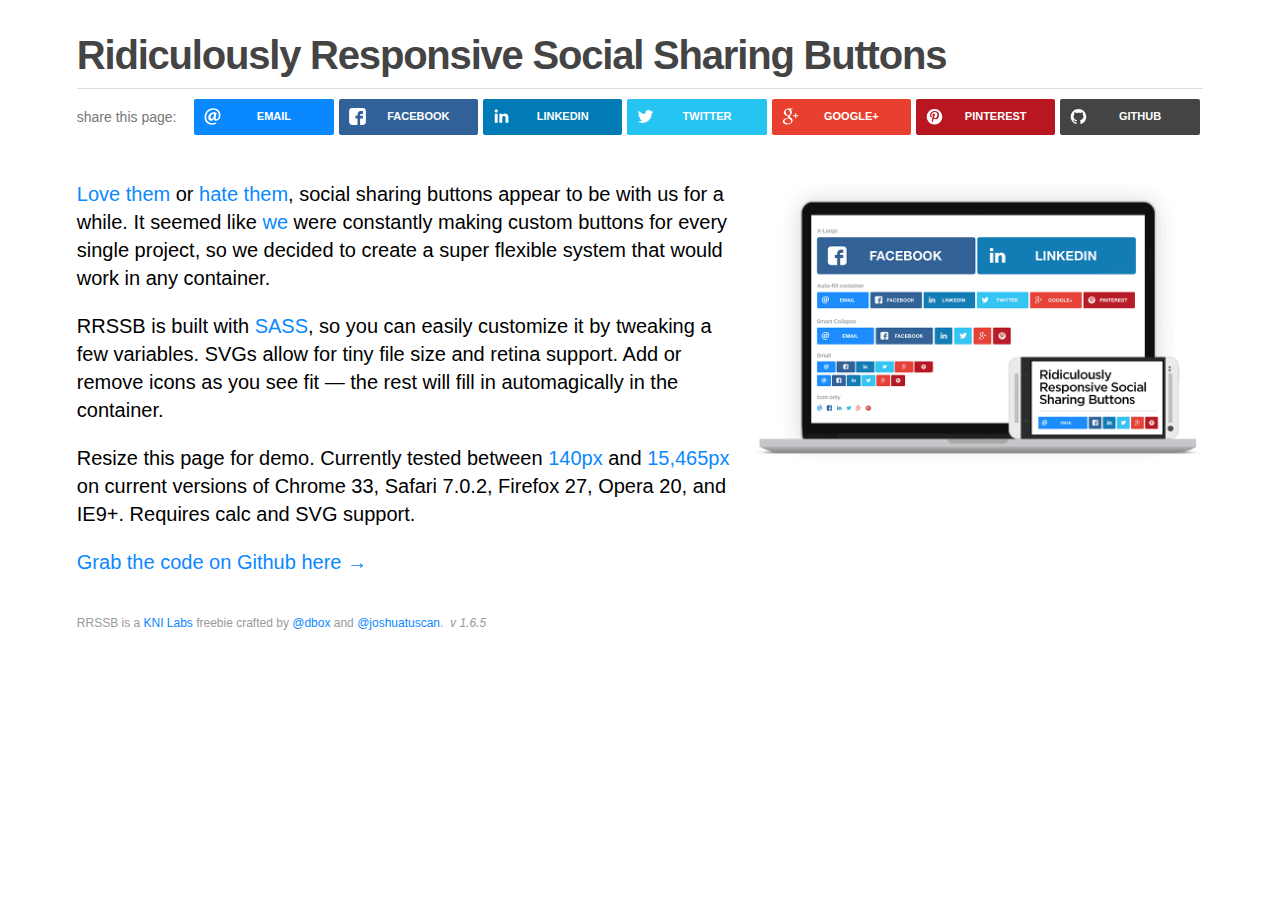
<file: atom-v4.1/atom-theme-bs4/assets/plugins/rrssb/index.html>
<!DOCTYPE html>
<html>
    <head>
        <meta charset="utf-8" />
        <meta http-equiv="X-UA-Compatible" content="IE=edge,chrome=1" />
        <title>Ridiculously Responsive Social Sharing Buttons by KNI Labs</title>
        <meta name="description" content="It seemed like we were constantly making custom social sharing buttons for every single project, so we decided to create a super flexible system that would work in any container. SASS-powered, retina ready, and auto-magical resizing. A KNI Labs freebie." />
        <meta name="viewport" content="width=device-width, initial-scale=1">

        <!-- Facebook Open Graph Meta Tags -->
        <meta property="og:title" content="Ridiculously Responsive Social Sharing Buttons" />
        <meta property="og:type" content="website" />
        <meta property="og:url" content="http://kurtnoble.com/labs/rrssb/index.html" />
        <meta property="og:image" content="http://kurtnoble.com/labs/rrssb/media/facebook-share.jpg" />
        <meta property="og:description" content="No one wants to create social buttons over and over again. RRSSB is a super flexible system that works in any container. SASS-powered, retina ready, svg images, tiny file size and auto-magical resizing. A KNI Labs freebie." />


        <link rel="icon" type="image/png" href="media/favicon.png" />
        <link rel="stylesheet" href="css/normalize.min.css" />

        <!-- Stylesheet required to power RRSSB. Copy this css file to your header -->
        <link rel="stylesheet" href="css/rrssb.css" />

        <link rel="stylesheet" href="css/demo.css" />

        <script src="js/vendor/modernizr-2.6.2-respond-1.1.0.min.js"></script>
    </head>
    <body>
        <!--[if lt IE 9]>
            <p class="chromeframe">You are using an <strong>outdated</strong> browser. Please <a href="http://browsehappy.com/">upgrade your browser</a> or <a href="http://www.google.com/chromeframe/?redirect=true">activate Google Chrome Frame</a> to improve your experience.</p>
        <![endif]-->

        <div class="main-container">
            <h1>Ridiculously Responsive Social Sharing Buttons</h1>
            <hr />

            <div class="share-container clearfix">
                <span class="label">share this page:</span>

                <!-- Buttons start here. Copy this ul to your document. -->
                <ul class="rrssb-buttons clearfix">
                    <li class="rrssb-email">

                        <!-- Replace subject with your message using URL Endocding: http://meyerweb.com/eric/tools/dencoder/ -->
                        <a href="mailto:?subject=Check%20out%20how%20ridiculously%20responsive%20these%20social%20buttons%20are&amp;body=http%3A%2F%2Fkurtnoble.com%2Flabs%2Frrssb%2Findex.html">
                            <span class="rrssb-icon">
                                <svg xmlns="http://www.w3.org/2000/svg" xmlns:xlink="http://www.w3.org/1999/xlink" version="1.1" x="0px" y="0px" width="28px" height="28px" viewBox="0 0 28 28" enable-background="new 0 0 28 28" xml:space="preserve"><g><path d="M20.111 26.147c-2.336 1.051-4.361 1.401-7.125 1.401c-6.462 0-12.146-4.633-12.146-12.265 c0-7.94 5.762-14.833 14.561-14.833c6.853 0 11.8 4.7 11.8 11.252c0 5.684-3.194 9.265-7.399 9.3 c-1.829 0-3.153-0.934-3.347-2.997h-0.077c-1.208 1.986-2.96 2.997-5.023 2.997c-2.532 0-4.361-1.868-4.361-5.062 c0-4.749 3.504-9.071 9.111-9.071c1.713 0 3.7 0.4 4.6 0.973l-1.169 7.203c-0.388 2.298-0.116 3.3 1 3.4 c1.673 0 3.773-2.102 3.773-6.58c0-5.061-3.27-8.994-9.303-8.994c-5.957 0-11.175 4.673-11.175 12.1 c0 6.5 4.2 10.2 10 10.201c1.986 0 4.089-0.43 5.646-1.245L20.111 26.147z M16.646 10.1 c-0.311-0.078-0.701-0.155-1.207-0.155c-2.571 0-4.595 2.53-4.595 5.529c0 1.5 0.7 2.4 1.9 2.4 c1.441 0 2.959-1.828 3.311-4.087L16.646 10.068z"/></g></svg>
                            </span>
                            <span class="rrssb-text">email</span>
                        </a>
                    </li>
                    <li class="rrssb-facebook">
                        <!-- Replace with your URL. For best results, make sure you page has the proper FB Open Graph tags in header:
                        https://developers.facebook.com/docs/opengraph/howtos/maximizing-distribution-media-content/ -->
                        <a href="https://www.facebook.com/sharer/sharer.php?u=http://kurtnoble.com/labs/rrssb/index.html" class="popup">
                            <span class="rrssb-icon">
                                <svg version="1.1" id="Layer_1" xmlns="http://www.w3.org/2000/svg" xmlns:xlink="http://www.w3.org/1999/xlink" x="0px" y="0px" width="28px" height="28px" viewBox="0 0 28 28" enable-background="new 0 0 28 28" xml:space="preserve">
                                    <path d="M27.825,4.783c0-2.427-2.182-4.608-4.608-4.608H4.783c-2.422,0-4.608,2.182-4.608,4.608v18.434
                                        c0,2.427,2.181,4.608,4.608,4.608H14V17.379h-3.379v-4.608H14v-1.795c0-3.089,2.335-5.885,5.192-5.885h3.718v4.608h-3.726
                                        c-0.408,0-0.884,0.492-0.884,1.236v1.836h4.609v4.608h-4.609v10.446h4.916c2.422,0,4.608-2.188,4.608-4.608V4.783z"/>
                                </svg>
                            </span>
                            <span class="rrssb-text">facebook</span>
                        </a>
                    </li>
<!--                <li class="rrssb-tumblr">
                        <a href="http://tumblr.com/share?s=&amp;v=3&t=Ridiculously%20Responsive%20Social%20Sharing%20Buttons%20by%20KNI%20Labs&amp;u=http%3A%2F%2Fwww.kurtnoble.com%2Flabs%2Frrssb">
                            <span class="rrssb-icon">
                                <svg xmlns="http://www.w3.org/2000/svg" xmlns:xlink="http://www.w3.org/1999/xlink" version="1.1" x="0px" y="0px" width="28px" height="28px" viewBox="0 0 28 28" enable-background="new 0 0 28 28" xml:space="preserve"><path d="M18.02 21.842c-2.029 0.052-2.422-1.396-2.439-2.446v-7.294h4.729V7.874h-4.71V1.592c0 0-3.653 0-3.714 0 s-0.167 0.053-0.182 0.186c-0.218 1.935-1.144 5.33-4.988 6.688v3.637h2.927v7.677c0 2.8 1.7 6.7 7.3 6.6 c1.863-0.03 3.934-0.795 4.392-1.453l-1.22-3.539C19.595 21.6 18.7 21.8 18 21.842z"/></svg>
                            </span>
                            <span class="rrssb-text">tumblr</span>
                        </a>
                    </li> -->
                    <li class="rrssb-linkedin">
                        <!-- Replace href with your meta and URL information -->
                        <a href="http://www.linkedin.com/shareArticle?mini=true&amp;url=http://kurtnoble.com/labs/rrssb/index.html&amp;title=Ridiculously%20Responsive%20Social%20Sharing%20Buttons&amp;summary=Responsive%20social%20icons%20by%20KNI%20Labs" class="popup">
                            <span class="rrssb-icon">
                                <svg version="1.1" id="Layer_1" xmlns="http://www.w3.org/2000/svg" xmlns:xlink="http://www.w3.org/1999/xlink" x="0px" y="0px" width="28px" height="28px" viewBox="0 0 28 28" enable-background="new 0 0 28 28" xml:space="preserve">
                                    <path d="M25.424,15.887v8.447h-4.896v-7.882c0-1.979-0.709-3.331-2.48-3.331c-1.354,0-2.158,0.911-2.514,1.803
                                        c-0.129,0.315-0.162,0.753-0.162,1.194v8.216h-4.899c0,0,0.066-13.349,0-14.731h4.899v2.088c-0.01,0.016-0.023,0.032-0.033,0.048
                                        h0.033V11.69c0.65-1.002,1.812-2.435,4.414-2.435C23.008,9.254,25.424,11.361,25.424,15.887z M5.348,2.501
                                        c-1.676,0-2.772,1.092-2.772,2.539c0,1.421,1.066,2.538,2.717,2.546h0.032c1.709,0,2.771-1.132,2.771-2.546
                                        C8.054,3.593,7.019,2.501,5.343,2.501H5.348z M2.867,24.334h4.897V9.603H2.867V24.334z"/>
                                </svg>
                            </span>
                            <span class="rrssb-text">linkedin</span>
                        </a>
                    </li>
                    <li class="rrssb-twitter">
                        <!-- Replace href with your Meta and URL information  -->
                        <a href="http://twitter.com/home?status=Ridiculously%20Responsive%20Social%20Sharing%20Buttons%20by%20@joshuatuscan%20and%20@dbox%20http://kurtnoble.com/labs/rrssb" class="popup">
                            <span class="rrssb-icon">
                                <svg version="1.1" id="Layer_1" xmlns="http://www.w3.org/2000/svg" xmlns:xlink="http://www.w3.org/1999/xlink" x="0px" y="0px"
                                     width="28px" height="28px" viewBox="0 0 28 28" enable-background="new 0 0 28 28" xml:space="preserve">
                                <path d="M24.253,8.756C24.689,17.08,18.297,24.182,9.97,24.62c-3.122,0.162-6.219-0.646-8.861-2.32
                                    c2.703,0.179,5.376-0.648,7.508-2.321c-2.072-0.247-3.818-1.661-4.489-3.638c0.801,0.128,1.62,0.076,2.399-0.155
                                    C4.045,15.72,2.215,13.6,2.115,11.077c0.688,0.275,1.426,0.407,2.168,0.386c-2.135-1.65-2.729-4.621-1.394-6.965
                                    C5.575,7.816,9.54,9.84,13.803,10.071c-0.842-2.739,0.694-5.64,3.434-6.482c2.018-0.623,4.212,0.044,5.546,1.683
                                    c1.186-0.213,2.318-0.662,3.329-1.317c-0.385,1.256-1.247,2.312-2.399,2.942c1.048-0.106,2.069-0.394,3.019-0.851
                                    C26.275,7.229,25.39,8.196,24.253,8.756z"/>
                                </svg>
                           </span>
                            <span class="rrssb-text">twitter</span>
                        </a>
                    </li>
<!--                <li class="rrssb-reddit">
                        <a href="http://www.reddit.com/submit?url=http://www.kurtnoble.com/labs/rrssb/">
                            <span class="rrssb-icon">
                                <svg xmlns="http://www.w3.org/2000/svg" xmlns:xlink="http://www.w3.org/1999/xlink" version="1.1" x="0px" y="0px" width="28px" height="28px" viewBox="0 0 28 28" enable-background="new 0 0 28 28" xml:space="preserve"><g><path d="M11.794 15.316c0-1.029-0.835-1.895-1.866-1.895c-1.03 0-1.893 0.865-1.893 1.895s0.863 1.9 1.9 1.9 C10.958 17.2 11.8 16.3 11.8 15.316z"/><path d="M18.1 13.422c-1.029 0-1.895 0.864-1.895 1.895c0 1 0.9 1.9 1.9 1.865c1.031 0 1.869-0.836 1.869-1.865 C19.969 14.3 19.1 13.4 18.1 13.422z"/><path d="M17.527 19.791c-0.678 0.678-1.826 1.006-3.514 1.006c-0.004 0-0.009 0-0.014 0c-0.004 0-0.01 0-0.015 0 c-1.686 0-2.834-0.328-3.51-1.005c-0.264-0.265-0.693-0.265-0.958 0c-0.264 0.265-0.264 0.7 0 1 c0.943 0.9 2.4 1.4 4.5 1.402c0.005 0 0 0 0 0c0.005 0 0 0 0 0c2.066 0 3.527-0.459 4.47-1.402 c0.265-0.264 0.265-0.693 0.002-0.958C18.221 19.5 17.8 19.5 17.5 19.791z"/><path d="M27.707 13.267c0-1.785-1.453-3.237-3.236-3.237c-0.793 0-1.518 0.287-2.082 0.761c-2.039-1.295-4.646-2.069-7.438-2.219 l1.483-4.691l4.062 0.956c0.071 1.4 1.3 2.6 2.7 2.555c1.488 0 2.695-1.208 2.695-2.695C25.881 3.2 24.7 2 23.2 2 c-1.059 0-1.979 0.616-2.42 1.508l-4.633-1.091c-0.344-0.081-0.693 0.118-0.803 0.455l-1.793 5.7 C10.548 8.6 7.7 9.4 5.6 10.75C5.006 10.3 4.3 10 3.5 10.029c-1.785 0-3.237 1.452-3.237 3.2 c0 1.1 0.6 2.1 1.4 2.69c-0.04 0.272-0.061 0.551-0.061 0.831c0 2.3 1.3 4.4 3.7 5.9 c2.299 1.5 5.3 2.3 8.6 2.325c3.228 0 6.271-0.825 8.571-2.325c2.387-1.56 3.7-3.66 3.7-5.917 c0-0.26-0.016-0.514-0.051-0.768C27.088 15.5 27.7 14.4 27.7 13.267z M23.186 3.355c0.74 0 1.3 0.6 1.3 1.3 c0 0.738-0.6 1.34-1.34 1.34s-1.342-0.602-1.342-1.34C21.844 4 22.4 3.4 23.2 3.355z M1.648 13.3 c0-1.038 0.844-1.882 1.882-1.882c0.31 0 0.6 0.1 0.9 0.209c-1.049 0.868-1.813 1.861-2.26 2.9 C1.832 14.2 1.6 13.8 1.6 13.267z M21.773 21.57c-2.082 1.357-4.863 2.105-7.831 2.105c-2.967 0-5.747-0.748-7.828-2.105 c-1.991-1.301-3.088-3-3.088-4.782c0-1.784 1.097-3.484 3.088-4.784c2.081-1.358 4.861-2.106 7.828-2.106 c2.967 0 5.7 0.7 7.8 2.106c1.99 1.3 3.1 3 3.1 4.784C24.859 18.6 23.8 20.3 21.8 21.57z M25.787 14.6 c-0.432-1.084-1.191-2.095-2.244-2.977c0.273-0.156 0.59-0.245 0.928-0.245c1.035 0 1.9 0.8 1.9 1.9 C26.354 13.8 26.1 14.3 25.8 14.605z"/></g></svg>
                            </span>
                            <span class="rrssb-text">reddit</span>
                        </a>
                    </li> -->
                    <li class="rrssb-googleplus">
                        <!-- Replace href with your meta and URL information.  -->
                        <a href="https://plus.google.com/share?url=Check%20out%20how%20ridiculously%20responsive%20these%20social%20buttons%20are%20http://kurtnoble.com/labs/rrssb/index.html" class="popup">
                            <span class="rrssb-icon">
                                <svg version="1.1" id="Layer_1" xmlns="http://www.w3.org/2000/svg" xmlns:xlink="http://www.w3.org/1999/xlink" x="0px" y="0px" width="28px" height="28px" viewBox="0 0 28 28" enable-background="new 0 0 28 28" xml:space="preserve">
                                    <g>
                                        <g>
                                            <path d="M14.703,15.854l-1.219-0.948c-0.372-0.308-0.88-0.715-0.88-1.459c0-0.748,0.508-1.223,0.95-1.663
                                                c1.42-1.119,2.839-2.309,2.839-4.817c0-2.58-1.621-3.937-2.399-4.581h2.097l2.202-1.383h-6.67c-1.83,0-4.467,0.433-6.398,2.027
                                                C3.768,4.287,3.059,6.018,3.059,7.576c0,2.634,2.022,5.328,5.604,5.328c0.339,0,0.71-0.033,1.083-0.068
                                                c-0.167,0.408-0.336,0.748-0.336,1.324c0,1.04,0.551,1.685,1.011,2.297c-1.524,0.104-4.37,0.273-6.467,1.562
                                                c-1.998,1.188-2.605,2.916-2.605,4.137c0,2.512,2.358,4.84,7.289,4.84c5.822,0,8.904-3.223,8.904-6.41
                                                c0.008-2.327-1.359-3.489-2.829-4.731H14.703z M10.269,11.951c-2.912,0-4.231-3.765-4.231-6.037c0-0.884,0.168-1.797,0.744-2.511
                                                c0.543-0.679,1.489-1.12,2.372-1.12c2.807,0,4.256,3.798,4.256,6.242c0,0.612-0.067,1.694-0.845,2.478
                                                c-0.537,0.55-1.438,0.948-2.295,0.951V11.951z M10.302,25.609c-3.621,0-5.957-1.732-5.957-4.142c0-2.408,2.165-3.223,2.911-3.492
                                                c1.421-0.479,3.25-0.545,3.555-0.545c0.338,0,0.52,0,0.766,0.034c2.574,1.838,3.706,2.757,3.706,4.479
                                                c-0.002,2.073-1.736,3.665-4.982,3.649L10.302,25.609z"/>
                                            <polygon points="23.254,11.89 23.254,8.521 21.569,8.521 21.569,11.89 18.202,11.89 18.202,13.604 21.569,13.604 21.569,17.004
                                                23.254,17.004 23.254,13.604 26.653,13.604 26.653,11.89      "/>
                                        </g>
                                    </g>
                                </svg>
                            </span>
                            <span class="rrssb-text">google+</span>
                        </a>
                    </li>
                    <!-- <li class="rrssb-youtube">
                        <a href="#">
                            <span class="rrssb-icon">
                                <svg version="1.1" id="Layer_1" xmlns="http://www.w3.org/2000/svg" xmlns:xlink="http://www.w3.org/1999/xlink" x="0px" y="0px" width="28px" height="28px" viewBox="0 0 28 28" enable-background="new 0 0 28 28" xml:space="preserve">
                                    <path d="M27.688,8.512c0-2.268-1.825-4.093-4.106-4.093H4.389c-2.245,0-4.076,1.825-4.076,4.093v10.976 c0,2.268,1.825,4.093,4.076,4.093h19.192c2.274,0,4.106-1.825,4.106-4.093V8.512z M11.263,18.632V8.321l7.817,5.155L11.263,18.632z" />
                                </svg>
                            </span>
                            <span class="rrssb-text">youtube</span>
                        </a>
                    </li> -->
                    <li class="rrssb-pinterest">
                        <!-- Replace href with your meta and URL information.  -->
                        <a href="http://pinterest.com/pin/create/button/?url=http://kurtnoble.com/labs/rrssb/index.html&amp;media=http://kurtnoble.com/labs/rrssb/media/facebook-share.jpg&amp;description=Ridiculously%20responsive%20social%20sharing%20buttons%20by%20KNI%20Labs.">
                            <span class="rrssb-icon">
                                <svg version="1.1" id="Layer_1" xmlns="http://www.w3.org/2000/svg" xmlns:xlink="http://www.w3.org/1999/xlink" x="0px" y="0px" width="28px" height="28px" viewBox="0 0 28 28" enable-background="new 0 0 28 28" xml:space="preserve">
                                <path d="M14.021,1.57C6.96,1.57,1.236,7.293,1.236,14.355c0,7.062,5.724,12.785,12.785,12.785c7.061,0,12.785-5.725,12.785-12.785
                                    C26.807,7.294,21.082,1.57,14.021,1.57z M15.261,18.655c-1.161-0.09-1.649-0.666-2.559-1.219c-0.501,2.626-1.113,5.145-2.925,6.458
                                    c-0.559-3.971,0.822-6.951,1.462-10.116c-1.093-1.84,0.132-5.545,2.438-4.632c2.837,1.123-2.458,6.842,1.099,7.557
                                    c3.711,0.744,5.227-6.439,2.925-8.775c-3.325-3.374-9.678-0.077-8.897,4.754c0.19,1.178,1.408,1.538,0.489,3.168
                                    C7.165,15.378,6.53,13.7,6.611,11.462c0.131-3.662,3.291-6.227,6.46-6.582c4.007-0.448,7.771,1.474,8.29,5.239
                                    c0.579,4.255-1.816,8.865-6.102,8.533L15.261,18.655z"/>
                                </svg>
                            </span>
                            <span class="rrssb-text">pinterest</span>
                        </a>
                    </li>

<!--                     <li class="rrssb-pocket">
                        <a href="https://getpocket.com/save?url=http://kurtnoble.com/labs/rrssb/index.html">
                            <span class="rrssb-icon">
                                <svg width="32px" height="28px" viewBox="0 0 32 28" version="1.1" xmlns="http://www.w3.org/2000/svg" xmlns:xlink="http://www.w3.org/1999/xlink" xmlns:sketch="http://www.bohemiancoding.com/sketch/ns">
                                    <path d="M28.7817528,0.00172488695 C30.8117487,0.00431221738 31.9749312,1.12074529 31.9644402,3.10781507 C31.942147,6.67703739 32.1336065,10.2669583 31.8057648,13.8090137 C30.7147076,25.5813672 17.2181194,31.8996281 7.20714461,25.3808491 C2.71833574,22.4571656 0.196577202,18.3122624 0.0549495772,12.9357897 C-0.0342233715,9.5774348 0.00642900214,6.21519891 0.0300336062,2.85555035 C0.0405245414,1.1129833 1.21157517,0.0146615391 3.01995012,0.00819321302 C7.34746087,-0.00603710433 11.6775944,0.00431221738 16.0064164,0.00172488695 C20.2644248,0.00172488695 24.5237444,-0.00215610869 28.7817528,0.00172488695 L28.7817528,0.00172488695 Z M8.64885184,7.85611511 C7.38773662,7.99113854 6.66148108,8.42606978 6.29310958,9.33228474 C5.90114134,10.2969233 6.17774769,11.1421181 6.89875951,11.8276216 C9.35282156,14.161969 11.8108164,16.4924215 14.2976518,18.7943114 C15.3844131,19.7966007 16.5354102,19.7836177 17.6116843,18.7813283 C20.0185529,16.5495467 22.4070683,14.2982907 24.7824746,12.0327533 C25.9845979,10.8850542 26.1012707,9.56468083 25.1469132,8.60653379 C24.1361858,7.59255976 22.8449191,7.6743528 21.5890476,8.85191291 C19.9936451,10.3488554 18.3680912,11.8172352 16.8395462,13.3777945 C16.1342655,14.093159 15.7200114,14.0048744 15.0566806,13.3440386 C13.4599671,11.7484252 11.8081945,10.2060421 10.1262706,8.70001155 C9.65564653,8.27936164 9.00411403,8.05345704 8.64885184,7.85611511 L8.64885184,7.85611511 L8.64885184,7.85611511 Z"></path>
                                </svg>
                            </span>
                            <span class="rrssb-text">pocket</span>
                        </a>
                    </li> -->

                    <li class="rrssb-github">
                        <a href="https://github.com/kni-labs/rrssb">
                            <span class="rrssb-icon">
                                <svg version="1.1" id="Layer_1" xmlns="http://www.w3.org/2000/svg" xmlns:xlink="http://www.w3.org/1999/xlink" x="0px" y="0px"
                                     width="28px" height="28px" viewBox="0 0 28 28" enable-background="new 0 0 28 28" xml:space="preserve">
                                <path d="M13.971,1.571c-7.031,0-12.734,5.702-12.734,12.74c0,5.621,3.636,10.392,8.717,12.083c0.637,0.129,0.869-0.277,0.869-0.615
                                    c0-0.301-0.012-1.102-0.018-2.164c-3.542,0.77-4.29-1.707-4.29-1.707c-0.579-1.473-1.414-1.863-1.414-1.863
                                    c-1.155-0.791,0.088-0.775,0.088-0.775c1.277,0.104,1.96,1.316,1.96,1.312c1.136,1.936,2.991,1.393,3.713,1.059
                                    c0.116-0.822,0.445-1.383,0.81-1.703c-2.829-0.32-5.802-1.414-5.802-6.293c0-1.391,0.496-2.527,1.312-3.418
                                    C7.05,9.905,6.612,8.61,7.305,6.856c0,0,1.069-0.342,3.508,1.306c1.016-0.282,2.105-0.424,3.188-0.429
                                    c1.081,0,2.166,0.155,3.197,0.438c2.431-1.648,3.498-1.306,3.498-1.306c0.695,1.754,0.258,3.043,0.129,3.371
                                    c0.816,0.902,1.315,2.037,1.315,3.43c0,4.892-2.978,5.968-5.814,6.285c0.458,0.387,0.876,1.16,0.876,2.357
                                    c0,1.703-0.016,3.076-0.016,3.482c0,0.334,0.232,0.748,0.877,0.611c5.056-1.688,8.701-6.457,8.701-12.082
                                    C26.708,7.262,21.012,1.563,13.971,1.571L13.971,1.571z"/>
                                </svg>
                            </span>
                            <span class="rrssb-text">github</span>
                        </a>
                    </li>
                </ul>
                <!-- Buttons end here -->
            </div>

            <p><img class="rrssb-preview" src="media/rrssb-preview.png" /><a href="http://worldsmostshareablewebsite.greig.cc/">Love them</a> or <a href="http://solomon.io/why-im-done-with-social-media-buttons/">hate them</a>, social sharing buttons appear to be with us for a while. It seemed like <a href="http://www.kurtnoble.com">we</a> were constantly making custom buttons for every single project, so we decided to create a super flexible system that would work in any container.</p>

            <p>RRSSB is built with <a href="http://sass-lang.com/">SASS</a>, so you can easily customize it by tweaking a few variables. SVGs allow for tiny file size and retina support. Add or remove icons as you see fit &mdash; the rest will fill in automagically in the container.</p>

            <p>Resize this page for demo. Currently tested between <a href="https://www.dropbox.com/s/2k6lcebg2887ge3/Screenshot%202014-02-18%2009.45.45.png">140px</a> and <a href="https://www.dropbox.com/s/1juq03011lixk3r/Screenshot%202014-02-18%2009.43.57.png">15,465px</a> on current versions of Chrome 33, Safari 7.0.2, Firefox 27, Opera 20, and IE9+. Requires calc and SVG support.</p>

            <p><a href="https://github.com/kni-labs/rrssb">Grab the code on Github here →</a></p>



            <small>RRSSB is a <a href="http://kurtnoble.com">KNI Labs</a> freebie crafted by <a href="http://www.twitter.com/dbox">@dbox</a> and <a href="http://www.twitter.com/joshuatuscan">@joshuatuscan</a>. &nbsp;<em>v 1.6.5</em></small>

            <!-- Second set of buttons to demonstrate multiple on a page
            <div class="clearfix">
                <h2>Second set of buttons to demonstrate multiple instances on the same page</h2>
                <hr />
                <ul class="rrssb-buttons clearfix">
                    <li class="email">
                        <a href="mailto:?subject=Check%20out%20how%20ridiculously%20responsive%20these%20social%20buttons%20are&amp;body=http%3A%2F%2Fkurtnoble.com%2Flabs%2Frrssb%2Findex.html">
                            <span class="rrssb-icon">
                                <svg xmlns="http://www.w3.org/2000/svg" xmlns:xlink="http://www.w3.org/1999/xlink" version="1.1" x="0px" y="0px" width="28px" height="28px" viewBox="0 0 28 28" enable-background="new 0 0 28 28" xml:space="preserve"><g><path d="M20.111 26.147c-2.336 1.051-4.361 1.401-7.125 1.401c-6.462 0-12.146-4.633-12.146-12.265 c0-7.94 5.762-14.833 14.561-14.833c6.853 0 11.8 4.7 11.8 11.252c0 5.684-3.194 9.265-7.399 9.3 c-1.829 0-3.153-0.934-3.347-2.997h-0.077c-1.208 1.986-2.96 2.997-5.023 2.997c-2.532 0-4.361-1.868-4.361-5.062 c0-4.749 3.504-9.071 9.111-9.071c1.713 0 3.7 0.4 4.6 0.973l-1.169 7.203c-0.388 2.298-0.116 3.3 1 3.4 c1.673 0 3.773-2.102 3.773-6.58c0-5.061-3.27-8.994-9.303-8.994c-5.957 0-11.175 4.673-11.175 12.1 c0 6.5 4.2 10.2 10 10.201c1.986 0 4.089-0.43 5.646-1.245L20.111 26.147z M16.646 10.1 c-0.311-0.078-0.701-0.155-1.207-0.155c-2.571 0-4.595 2.53-4.595 5.529c0 1.5 0.7 2.4 1.9 2.4 c1.441 0 2.959-1.828 3.311-4.087L16.646 10.068z"/></g></svg>
                            </span>
                            <span class="rrssb-text">email</span>
                        </a>
                    </li>
                    <li class="facebook">
                        <a href="https://www.facebook.com/sharer/sharer.php?u=http://kurtnoble.com/labs/rrssb/index.html" class="popup">
                            <span class="rrssb-icon">
                                <svg version="1.1" id="Layer_1" xmlns="http://www.w3.org/2000/svg" xmlns:xlink="http://www.w3.org/1999/xlink" x="0px" y="0px" width="28px" height="28px" viewBox="0 0 28 28" enable-background="new 0 0 28 28" xml:space="preserve">
                                    <path d="M27.825,4.783c0-2.427-2.182-4.608-4.608-4.608H4.783c-2.422,0-4.608,2.182-4.608,4.608v18.434
                                        c0,2.427,2.181,4.608,4.608,4.608H14V17.379h-3.379v-4.608H14v-1.795c0-3.089,2.335-5.885,5.192-5.885h3.718v4.608h-3.726
                                        c-0.408,0-0.884,0.492-0.884,1.236v1.836h4.609v4.608h-4.609v10.446h4.916c2.422,0,4.608-2.188,4.608-4.608V4.783z"/>
                                </svg>
                            </span>
                            <span class="rrssb-text">facebook</span>
                        </a>
                    </li>
                    <li class="tumblr">
                        <a href="http://tumblr.com/share?s=&amp;v=3&t=Ridiculously%20Responsive%20Social%20Sharing%20Buttons%20by%20KNI%20Labs&amp;u=http%3A%2F%2Fwww.kurtnoble.com%2Flabs%2Frrssb">
                            <span class="rrssb-icon">
                                <svg xmlns="http://www.w3.org/2000/svg" xmlns:xlink="http://www.w3.org/1999/xlink" version="1.1" x="0px" y="0px" width="28px" height="28px" viewBox="0 0 28 28" enable-background="new 0 0 28 28" xml:space="preserve"><path d="M18.02 21.842c-2.029 0.052-2.422-1.396-2.439-2.446v-7.294h4.729V7.874h-4.71V1.592c0 0-3.653 0-3.714 0 s-0.167 0.053-0.182 0.186c-0.218 1.935-1.144 5.33-4.988 6.688v3.637h2.927v7.677c0 2.8 1.7 6.7 7.3 6.6 c1.863-0.03 3.934-0.795 4.392-1.453l-1.22-3.539C19.595 21.6 18.7 21.8 18 21.842z"/></svg>
                            </span>
                            <span class="rrssb-text">tumblr</span>
                        </a>
                    </li>
                    <li class="linkedin">
                        <a href="http://www.linkedin.com/shareArticle?mini=true&amp;url=http://kurtnoble.com/labs/rrssb/index.html&amp;title=Ridiculously%20Responsive%20Social%20Sharing%20Buttons&amp;summary=Responsive%20social%20icons%20by%20KNI%20Labs" class="popup">
                            <span class="rrssb-icon">
                                <svg version="1.1" id="Layer_1" xmlns="http://www.w3.org/2000/svg" xmlns:xlink="http://www.w3.org/1999/xlink" x="0px" y="0px" width="28px" height="28px" viewBox="0 0 28 28" enable-background="new 0 0 28 28" xml:space="preserve">
                                    <path d="M25.424,15.887v8.447h-4.896v-7.882c0-1.979-0.709-3.331-2.48-3.331c-1.354,0-2.158,0.911-2.514,1.803
                                        c-0.129,0.315-0.162,0.753-0.162,1.194v8.216h-4.899c0,0,0.066-13.349,0-14.731h4.899v2.088c-0.01,0.016-0.023,0.032-0.033,0.048
                                        h0.033V11.69c0.65-1.002,1.812-2.435,4.414-2.435C23.008,9.254,25.424,11.361,25.424,15.887z M5.348,2.501
                                        c-1.676,0-2.772,1.092-2.772,2.539c0,1.421,1.066,2.538,2.717,2.546h0.032c1.709,0,2.771-1.132,2.771-2.546
                                        C8.054,3.593,7.019,2.501,5.343,2.501H5.348z M2.867,24.334h4.897V9.603H2.867V24.334z"/>
                                </svg>
                            </span>
                            <span class="rrssb-text">linkedin</span>
                        </a>
                    </li>
                    <li class="twitter">
                        <a href="http://twitter.com/home?status=Ridiculously%20Responsive%20Social%20Sharing%20Buttons%20by%20@joshuatuscan%20and%20@dbox%20http://kurtnoble.com/labs/rrssb" class="popup">
                            <span class="rrssb-icon">
                                <svg version="1.1" id="Layer_1" xmlns="http://www.w3.org/2000/svg" xmlns:xlink="http://www.w3.org/1999/xlink" x="0px" y="0px"
                                     width="28px" height="28px" viewBox="0 0 28 28" enable-background="new 0 0 28 28" xml:space="preserve">
                                <path d="M24.253,8.756C24.689,17.08,18.297,24.182,9.97,24.62c-3.122,0.162-6.219-0.646-8.861-2.32
                                    c2.703,0.179,5.376-0.648,7.508-2.321c-2.072-0.247-3.818-1.661-4.489-3.638c0.801,0.128,1.62,0.076,2.399-0.155
                                    C4.045,15.72,2.215,13.6,2.115,11.077c0.688,0.275,1.426,0.407,2.168,0.386c-2.135-1.65-2.729-4.621-1.394-6.965
                                    C5.575,7.816,9.54,9.84,13.803,10.071c-0.842-2.739,0.694-5.64,3.434-6.482c2.018-0.623,4.212,0.044,5.546,1.683
                                    c1.186-0.213,2.318-0.662,3.329-1.317c-0.385,1.256-1.247,2.312-2.399,2.942c1.048-0.106,2.069-0.394,3.019-0.851
                                    C26.275,7.229,25.39,8.196,24.253,8.756z"/>
                                </svg>
                           </span>
                            <span class="rrssb-text">twitter</span>
                        </a>
                    </li>
                    <li class="reddit">
                        <a href="http://www.reddit.com/submit?url=http://www.kurtnoble.com/labs/rrssb/">
                            <span class="rrssb-icon">
                                <svg xmlns="http://www.w3.org/2000/svg" xmlns:xlink="http://www.w3.org/1999/xlink" version="1.1" x="0px" y="0px" width="28px" height="28px" viewBox="0 0 28 28" enable-background="new 0 0 28 28" xml:space="preserve"><g><path d="M11.794 15.316c0-1.029-0.835-1.895-1.866-1.895c-1.03 0-1.893 0.865-1.893 1.895s0.863 1.9 1.9 1.9 C10.958 17.2 11.8 16.3 11.8 15.316z"/><path d="M18.1 13.422c-1.029 0-1.895 0.864-1.895 1.895c0 1 0.9 1.9 1.9 1.865c1.031 0 1.869-0.836 1.869-1.865 C19.969 14.3 19.1 13.4 18.1 13.422z"/><path d="M17.527 19.791c-0.678 0.678-1.826 1.006-3.514 1.006c-0.004 0-0.009 0-0.014 0c-0.004 0-0.01 0-0.015 0 c-1.686 0-2.834-0.328-3.51-1.005c-0.264-0.265-0.693-0.265-0.958 0c-0.264 0.265-0.264 0.7 0 1 c0.943 0.9 2.4 1.4 4.5 1.402c0.005 0 0 0 0 0c0.005 0 0 0 0 0c2.066 0 3.527-0.459 4.47-1.402 c0.265-0.264 0.265-0.693 0.002-0.958C18.221 19.5 17.8 19.5 17.5 19.791z"/><path d="M27.707 13.267c0-1.785-1.453-3.237-3.236-3.237c-0.793 0-1.518 0.287-2.082 0.761c-2.039-1.295-4.646-2.069-7.438-2.219 l1.483-4.691l4.062 0.956c0.071 1.4 1.3 2.6 2.7 2.555c1.488 0 2.695-1.208 2.695-2.695C25.881 3.2 24.7 2 23.2 2 c-1.059 0-1.979 0.616-2.42 1.508l-4.633-1.091c-0.344-0.081-0.693 0.118-0.803 0.455l-1.793 5.7 C10.548 8.6 7.7 9.4 5.6 10.75C5.006 10.3 4.3 10 3.5 10.029c-1.785 0-3.237 1.452-3.237 3.2 c0 1.1 0.6 2.1 1.4 2.69c-0.04 0.272-0.061 0.551-0.061 0.831c0 2.3 1.3 4.4 3.7 5.9 c2.299 1.5 5.3 2.3 8.6 2.325c3.228 0 6.271-0.825 8.571-2.325c2.387-1.56 3.7-3.66 3.7-5.917 c0-0.26-0.016-0.514-0.051-0.768C27.088 15.5 27.7 14.4 27.7 13.267z M23.186 3.355c0.74 0 1.3 0.6 1.3 1.3 c0 0.738-0.6 1.34-1.34 1.34s-1.342-0.602-1.342-1.34C21.844 4 22.4 3.4 23.2 3.355z M1.648 13.3 c0-1.038 0.844-1.882 1.882-1.882c0.31 0 0.6 0.1 0.9 0.209c-1.049 0.868-1.813 1.861-2.26 2.9 C1.832 14.2 1.6 13.8 1.6 13.267z M21.773 21.57c-2.082 1.357-4.863 2.105-7.831 2.105c-2.967 0-5.747-0.748-7.828-2.105 c-1.991-1.301-3.088-3-3.088-4.782c0-1.784 1.097-3.484 3.088-4.784c2.081-1.358 4.861-2.106 7.828-2.106 c2.967 0 5.7 0.7 7.8 2.106c1.99 1.3 3.1 3 3.1 4.784C24.859 18.6 23.8 20.3 21.8 21.57z M25.787 14.6 c-0.432-1.084-1.191-2.095-2.244-2.977c0.273-0.156 0.59-0.245 0.928-0.245c1.035 0 1.9 0.8 1.9 1.9 C26.354 13.8 26.1 14.3 25.8 14.605z"/></g></svg>
                            </span>
                            <span class="rrssb-text">reddit</span>
                        </a>
                    </li>
                    <li class="googleplus">
                        <a href="https://plus.google.com/share?url=Check%20out%20how%20ridiculously%20responsive%20these%20social%20buttons%20are%20http://kurtnoble.com/labs/rrssb/index.html" class="popup">
                            <span class="rrssb-icon">
                                <svg version="1.1" id="Layer_1" xmlns="http://www.w3.org/2000/svg" xmlns:xlink="http://www.w3.org/1999/xlink" x="0px" y="0px" width="28px" height="28px" viewBox="0 0 28 28" enable-background="new 0 0 28 28" xml:space="preserve">
                                    <g>
                                        <g>
                                            <path d="M14.703,15.854l-1.219-0.948c-0.372-0.308-0.88-0.715-0.88-1.459c0-0.748,0.508-1.223,0.95-1.663
                                                c1.42-1.119,2.839-2.309,2.839-4.817c0-2.58-1.621-3.937-2.399-4.581h2.097l2.202-1.383h-6.67c-1.83,0-4.467,0.433-6.398,2.027
                                                C3.768,4.287,3.059,6.018,3.059,7.576c0,2.634,2.022,5.328,5.604,5.328c0.339,0,0.71-0.033,1.083-0.068
                                                c-0.167,0.408-0.336,0.748-0.336,1.324c0,1.04,0.551,1.685,1.011,2.297c-1.524,0.104-4.37,0.273-6.467,1.562
                                                c-1.998,1.188-2.605,2.916-2.605,4.137c0,2.512,2.358,4.84,7.289,4.84c5.822,0,8.904-3.223,8.904-6.41
                                                c0.008-2.327-1.359-3.489-2.829-4.731H14.703z M10.269,11.951c-2.912,0-4.231-3.765-4.231-6.037c0-0.884,0.168-1.797,0.744-2.511
                                                c0.543-0.679,1.489-1.12,2.372-1.12c2.807,0,4.256,3.798,4.256,6.242c0,0.612-0.067,1.694-0.845,2.478
                                                c-0.537,0.55-1.438,0.948-2.295,0.951V11.951z M10.302,25.609c-3.621,0-5.957-1.732-5.957-4.142c0-2.408,2.165-3.223,2.911-3.492
                                                c1.421-0.479,3.25-0.545,3.555-0.545c0.338,0,0.52,0,0.766,0.034c2.574,1.838,3.706,2.757,3.706,4.479
                                                c-0.002,2.073-1.736,3.665-4.982,3.649L10.302,25.609z"/>
                                            <polygon points="23.254,11.89 23.254,8.521 21.569,8.521 21.569,11.89 18.202,11.89 18.202,13.604 21.569,13.604 21.569,17.004
                                                23.254,17.004 23.254,13.604 26.653,13.604 26.653,11.89      "/>
                                        </g>
                                    </g>
                                </svg>
                            </span>
                            <span class="rrssb-text">google+</span>
                        </a>
                    </li>
                    <li class="youtube">
                        <a href="#">
                            <span class="rrssb-icon">
                                <svg version="1.1" id="Layer_1" xmlns="http://www.w3.org/2000/svg" xmlns:xlink="http://www.w3.org/1999/xlink" x="0px" y="0px" width="28px" height="28px" viewBox="0 0 28 28" enable-background="new 0 0 28 28" xml:space="preserve">
                                    <path d="M27.688,8.512c0-2.268-1.825-4.093-4.106-4.093H4.389c-2.245,0-4.076,1.825-4.076,4.093v10.976 c0,2.268,1.825,4.093,4.076,4.093h19.192c2.274,0,4.106-1.825,4.106-4.093V8.512z M11.263,18.632V8.321l7.817,5.155L11.263,18.632z" />
                                </svg>
                            </span>
                            <span class="rrssb-text">youtube</span>
                        </a>
                    </li>
                    <li class="pinterest">
                        <a href="http://pinterest.com/pin/create/button/?url=http://kurtnoble.com/labs/rrssb/index.html&amp;media=http://kurtnoble.com/labs/rrssb/media/facebook-share.jpg&amp;description=Ridiculously%20responsive%20social%20sharing%20buttons%20by%20KNI%20Labs.">
                            <span class="rrssb-icon">
                                <svg version="1.1" id="Layer_1" xmlns="http://www.w3.org/2000/svg" xmlns:xlink="http://www.w3.org/1999/xlink" x="0px" y="0px" width="28px" height="28px" viewBox="0 0 28 28" enable-background="new 0 0 28 28" xml:space="preserve">
                                <path d="M14.021,1.57C6.96,1.57,1.236,7.293,1.236,14.355c0,7.062,5.724,12.785,12.785,12.785c7.061,0,12.785-5.725,12.785-12.785
                                    C26.807,7.294,21.082,1.57,14.021,1.57z M15.261,18.655c-1.161-0.09-1.649-0.666-2.559-1.219c-0.501,2.626-1.113,5.145-2.925,6.458
                                    c-0.559-3.971,0.822-6.951,1.462-10.116c-1.093-1.84,0.132-5.545,2.438-4.632c2.837,1.123-2.458,6.842,1.099,7.557
                                    c3.711,0.744,5.227-6.439,2.925-8.775c-3.325-3.374-9.678-0.077-8.897,4.754c0.19,1.178,1.408,1.538,0.489,3.168
                                    C7.165,15.378,6.53,13.7,6.611,11.462c0.131-3.662,3.291-6.227,6.46-6.582c4.007-0.448,7.771,1.474,8.29,5.239
                                    c0.579,4.255-1.816,8.865-6.102,8.533L15.261,18.655z"/>
                                </svg>
                            </span>
                            <span class="rrssb-text">pinterest</span>
                        </a>
                    </li>
                    <li class="github">
                        <a href="https://github.com/kni-labs/rrssb">
                            <span class="rrssb-icon">
                                <svg version="1.1" id="Layer_1" xmlns="http://www.w3.org/2000/svg" xmlns:xlink="http://www.w3.org/1999/xlink" x="0px" y="0px"
                                     width="28px" height="28px" viewBox="0 0 28 28" enable-background="new 0 0 28 28" xml:space="preserve">
                                <path d="M13.971,1.571c-7.031,0-12.734,5.702-12.734,12.74c0,5.621,3.636,10.392,8.717,12.083c0.637,0.129,0.869-0.277,0.869-0.615
                                    c0-0.301-0.012-1.102-0.018-2.164c-3.542,0.77-4.29-1.707-4.29-1.707c-0.579-1.473-1.414-1.863-1.414-1.863
                                    c-1.155-0.791,0.088-0.775,0.088-0.775c1.277,0.104,1.96,1.316,1.96,1.312c1.136,1.936,2.991,1.393,3.713,1.059
                                    c0.116-0.822,0.445-1.383,0.81-1.703c-2.829-0.32-5.802-1.414-5.802-6.293c0-1.391,0.496-2.527,1.312-3.418
                                    C7.05,9.905,6.612,8.61,7.305,6.856c0,0,1.069-0.342,3.508,1.306c1.016-0.282,2.105-0.424,3.188-0.429
                                    c1.081,0,2.166,0.155,3.197,0.438c2.431-1.648,3.498-1.306,3.498-1.306c0.695,1.754,0.258,3.043,0.129,3.371
                                    c0.816,0.902,1.315,2.037,1.315,3.43c0,4.892-2.978,5.968-5.814,6.285c0.458,0.387,0.876,1.16,0.876,2.357
                                    c0,1.703-0.016,3.076-0.016,3.482c0,0.334,0.232,0.748,0.877,0.611c5.056-1.688,8.701-6.457,8.701-12.082
                                    C26.708,7.262,21.012,1.563,13.971,1.571L13.971,1.571z"/>
                                </svg>
                            </span>
                            <span class="rrssb-text">github</span>
                        </a>
                    </li>
                </ul>
            </div> -->

        </div> <!-- #main-container -->

        <!-- Required Javascript files. Copy these to your document. -->

        <script src="http://ajax.googleapis.com/ajax/libs/jquery/1.10.2/jquery.min.js"></script>
        <script>window.jQuery || document.write('<script src="js/vendor/jquery.1.10.2.min.js"><\/script>')</script>

        <script src="js/rrssb.min.js"></script>

        <script>
            var _gaq=[['_setAccount','UA-404294-1'],['_trackPageview']];
            (function(d,t){var g=d.createElement(t),s=d.getElementsByTagName(t)[0];
            g.src=('https:'==location.protocol?'//ssl':'//www')+'.google-analytics.com/ga.js';
            s.parentNode.insertBefore(g,s)}(document,'script'));
        </script>
    </body>
</html>
</file>
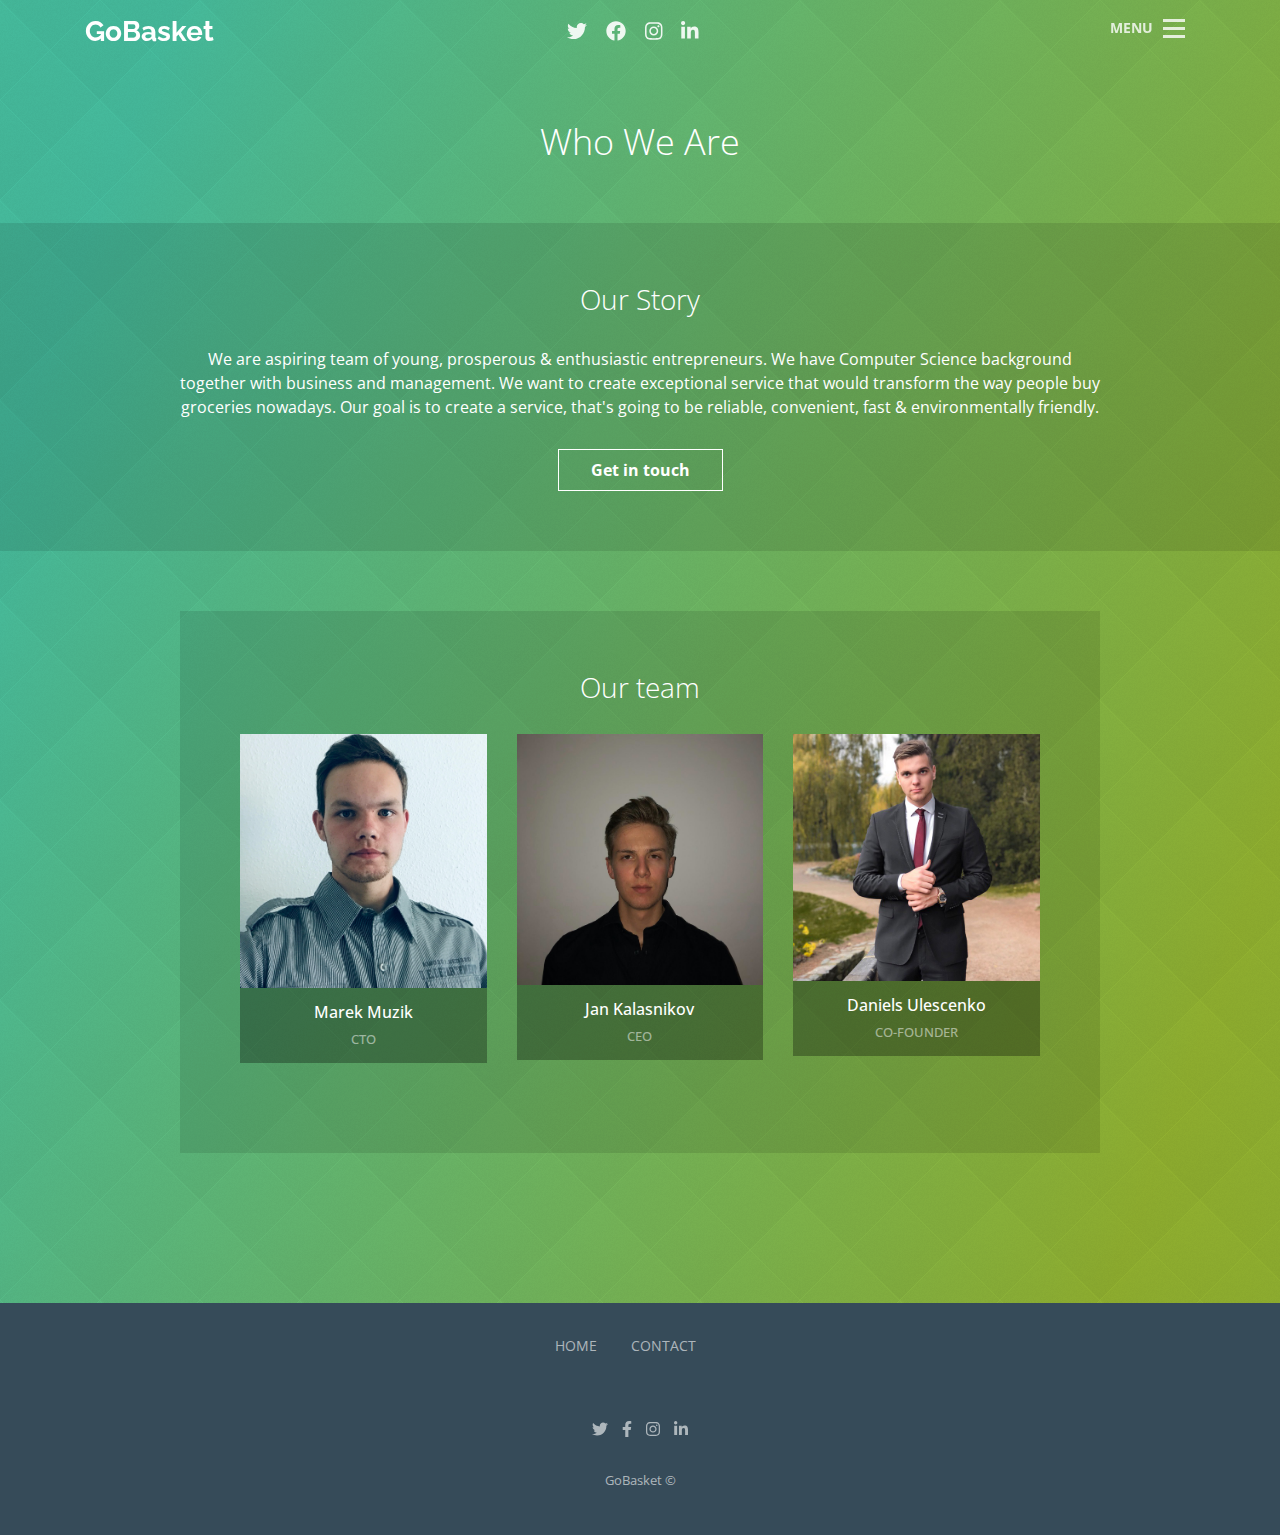
<file: atom-v4.1/atom-theme-bs4/about.html>
<!DOCTYPE html>
<html lang="en">
<head>
    <title>GoBasket - Meet the team</title>
    <!-- Meta -->
    <!-- Global site tag (gtag.js) - Google Analytics -->
    <script async src="https://www.googletagmanager.com/gtag/js?id=UA-136781947-2"></script>
    <script>
        window.dataLayer = window.dataLayer || [];
        function gtag(){dataLayer.push(arguments);}
        gtag('js', new Date());

        gtag('config', 'UA-136781947-2');
    </script>
    <!-- Global site tag (gtag.js) - Google Analytics -->
    <meta charset="utf-8">
    <meta http-equiv="X-UA-Compatible" content="IE=edge">
    <meta name="viewport" content="width=device-width, initial-scale=1.0">
    <meta name="description" content="">
    <meta name="author" content="">    
    <link rel="shortcut icon" href="favicon.ico">  
    <link href='https://fonts.googleapis.com/css?family=Open+Sans:300italic,400italic,600italic,700italic,800italic,400,300,600,700,800' rel='stylesheet' type='text/css'>
    <link href='https://fonts.googleapis.com/css?family=Raleway:400,500,300,600,900,800,700,200,100' rel='stylesheet' type='text/css'>
    <!-- FontAwesome JS -->
    <script defer src="assets/fontawesome/js/all.js"></script>
    <!-- Global CSS -->
    <link rel="stylesheet" href="assets/plugins/bootstrap/css/bootstrap.min.css">   
    <!-- Plugins CSS -->
    <link rel="stylesheet" href="assets/plugins/pe-icon-7-stroke/css/pe-icon-7-stroke.css">
    <link rel="stylesheet" href="assets/plugins/pe-icon-7-stroke/css/helper.css">
    <link rel="stylesheet" href="assets/plugins/owl-carousel/assets/owl.carousel.min.css">
    <link rel="stylesheet" href="assets/plugins/owl-carousel/assets/owl.theme.default.min.css">       
    <link rel="stylesheet" href="assets/plugins/fullPage.js/jquery.fullpage.css">
    
    <!-- Theme CSS -->
    <link id="theme-style" rel="stylesheet" href="assets/css/theme.css">

</head> 

<body class="about-page"> 
    
    <nav id="myNavmenu" class="navbar navmenu text-center d-block" role="navigation">
	    <a href="#" id="navmenu-close" class="navmenu-close">&times;</a>
        <ul class="list-unstyled menu-links">
            <li class="nav-item"><a href="index.html">Home</a></li>
            <li class="nav-item active"><a href="about.html">About</a></li>
            <li class="nav-item"><a href="contact.html">Contact</a></li>
            <!--            <li class="nav-item"><a href="press.html">Press</a></li>
                        <li class="nav-item"><a href="pricing.html">Pricing</a></li>
                        <li class="nav-item"><a href="faqs.html">FAQs</a></li>
                        <li class="nav-item"><a href="jobs.html">Jobs</a></li>
                        <li class="nav-item"><a href="job-single.html">Job Single</a></li>
                        <li class="nav-item"><a href="blog.html">Blog</a></li>
                         <li class="nav-item last"><a href="404.html">404</a></li>
                        <li class="nav-item"><a href="blog-post.html">Blog Post</a></li>-->
            <!--<li class="nav-item dropdown">
                <a class="dropdown-toggle" data-toggle="dropdown" href="#">Options<i class="fas fa-angle-down"></i></a>
                <ul class="dropdown-menu">
                    <li><a href="index.html">iPhone X <span class="badge badge-success">NEW</span></a></li>
                    <li><a href="index-iphone-1.html">iPhone (Gold)</a></li>
                    <li><a href="index-iphone-2.html">iPhone (Black)</a></li>
                    <li><a href="index-android.html">Android</a></li>                   
                </ul>                            
            </li>&lt;!&ndash;//dropdown&ndash;&gt; -->
        </ul>
        <ul class="social-icons list-inline">
                    <li class="list-inline-item"><a href="#"><i class="fab fa-twitter"></i></a></li>
            <li class="list-inline-item"><a href="https://www.facebook.com/GoBasket-100174794795242/"><i class="fab fa-facebook-f"></i></a></li>
            <li class="list-inline-item"><a href="#"><i class="fab fa-instagram"></i></a></li>
            <li class="list-inline-item"><a href="#"><i class="fab fa-linkedin-in"></i></a></li>                    
        </ul> 
        
        <ul class="list-unstyled download-buttons">
            <li class="app-store"><a href="#"><img class="img-fluid d-block" src="assets/images/buttons/btn-app-store.png" alt="Download from App Store" /></a></li>
            <li class="google-play"><a href="#"><img class="img-fluid d-block" src="assets/images/buttons/btn-google-play.png" alt="Download from Google Play" /></a></li>
            <li class="windows-store"><a href="#"><img class="img-fluid d-block" src="assets/images/buttons/btn-windows-store.png" alt="Download from Windows Phone Store" /></a></li>
        </ul><!--//list-unstyled-->
        
    </nav>  
    
    <div class="canvas-wrapper" id="canvas-wrapper">
        <!-- ******HEADER****** --> 
        <header id="header" class="header fixed-top">  
            <div class="container">
                <h1 class="logo">
                    <a href="index.html">GoBasket</a>
                </h1><!--//logo-->
                <div class="social-container text-center">
                    <ul class="social-icons list-inline">
                        <li class="list-inline-item"><a href="#"><i class="fab fa-twitter"></i></a></li>
                        <li class="list-inline-item"><a href="https://www.facebook.com/GoBasket-100174794795242/"><i class="fab fa-facebook"></i></a></li>
                        <li class="list-inline-item"><a href="#"><i class="fab fa-instagram"></i></a></li>
                        <li class="list-inline-item"><a href="#"><i class="fab fa-linkedin-in"></i></a></li>                    
                    </ul> 
                </div>            
                
                <div class="navbar-wrapper">
                  <span class="navbar-label">MENU</span>
                  <button type="button" class="navbar-toggle navmenu-hide" id="navbar-toggle">
                    <span class="icon-bar"></span>
                    <span class="icon-bar"></span>
                    <span class="icon-bar"></span>
                  </button>
                </div><!--//navbar -->
            </div><!--//container-->
        </header><!--//header-->  
        
        <article class="about article gradient-2">          
            <h2 class="title container text-center">Who We Are</h2>
            <section class="about-section">
                <div class="section-inner container text-center">
                    <div class="row">
                        <div class="col-lg-10 col-12 ml-lg-auto mr-lg-auto"> 
                            <h3 class="subtitle">Our Story</h3>
                            <div class="content">
                                <p>We are aspiring team of young, prosperous &amp; enthusiastic entrepreneurs. We have Computer Science background together with business and management. We want to create exceptional service that would transform the way people buy groceries nowadays. Our goal is to create a service, that's going to be reliable, convenient, fast &amp; environmentally friendly.</p>
                            </div><!--//content-->
                            <a href="contact.html" class="btn btn-cta btn-cta-primary">Get in touch</a>
                        </div>
                    </div><!--//row-->
                </div><!--//section-inner-->
            </section><!--//about-->
            <div class="container text-center">
                <div class="row">       
                    <div class="col-lg-10 col-12 mr-lg-auto ml-lg-auto">                  
                        <section class="team-section">
                            <h3 class="subtitle">Our team</h3>
                            <div class="content row">                  
                                <div class="member col-md-4 col-6">
                                    <div class="member-inner">
                                        <div class="profile">
                                            <a class="modal-trigger" href="#modal-member-1" data-toggle="modal" data-target="#modal-member-1"><img class="img-fluid" src="assets/images/team/Marek.jpg" alt=""></a>
                                            <div class="info">
                                                <h4 class="name">Marek Muzik</h4>
                                                <h5 class="job-title">CTO</h5>
                                            </div>
                                            <a class="mask modal-trigger" href="#modal-member-1" data-toggle="modal" data-target="#modal-member-1">
                                                <span class="mask-inner">
                                                    <span class="pe-icon pe-7s-id pe-3x"></span>
                                                    <span class="desc">More info</span>
                                                </span><!--//mask-inner-->
                                            </a>
                                        </div><!--//profile-->                                    
                                    </div><!--//member-inner-->
                                </div><!--//member-->
                                <div class="member col-md-4 col-6">
                                    <div class="member-inner">
                                        <div class="profile">
                                            <a class="modal-trigger" href="#modal-member-2" data-toggle="modal" data-target="#modal-member-2"><img class="img-fluid" src="assets/images/team/Jan2.JPG" alt=""></a>
                                            <div class="info">
                                                <h4 class="name">Jan Kalasnikov</h4>
                                                <h5 class="job-title">CEO</h5>
                                            </div>
                                            <a class="mask modal-trigger" href="#modal-member-2" data-toggle="modal" data-target="#modal-member-2">
                                                <span class="mask-inner">
                                                    <span class="pe-icon pe-7s-id pe-3x"></span>
                                                    <span class="desc">More info</span>
                                                </span><!--//mask-inner-->
                                            </a>
                                        </div><!--//profile-->                                    
                                    </div><!--//member-inner-->
                                </div><!--//member-->
                                <div class="member col-md-4 col-6">
                                    <div class="member-inner">
                                        <div class="profile">
                                            <a class="modal-trigger" href="#modal-member-3" data-toggle="modal" data-target="#modal-member-3"><img class="img-fluid" src="assets/images/team/Daniels.JPG" alt=""></a>
                                            <div class="info">
                                                <h4 class="name">Daniels Ulescenko</h4>
                                                <h5 class="job-title">CO-FOUNDER</h5>
                                            </div>
                                            <a class="mask modal-trigger" href="#modal-member-3" data-toggle="modal" data-target="#modal-member-3">
                                                <span class="mask-inner">
                                                    <span class="pe-icon pe-7s-id pe-3x"></span>
                                                    <span class="desc">More info</span>
                                                </span><!--//mask-inner-->
                                            </a>
                                        </div><!--//profile-->                                    
                                    </div><!--//member-inner-->
                                </div><!--//member--> 
                                <!--<div class="member col-md-4 col-6">
                                    <div class="member-inner">
                                        <div class="profile">
                                            <a class="modal-trigger" href="#modal-member-4" data-toggle="modal" data-target="#modal-member-4"><img class="img-fluid" src="assets/images/team/member-4.jpg" alt=""></a>
                                            <div class="info">
                                                <h4 class="name">Kelly Peterson</h4>
                                                <h5 class="job-title">Marketing</h5>
                                            </div>
                                            <a class="mask modal-trigger" href="#modal-member-4" data-toggle="modal" data-target="#modal-member-4">
                                                <span class="mask-inner">
                                                    <span class="pe-icon pe-7s-id pe-3x"></span>
                                                    <span class="desc">More info</span>
                                                </span>&lt;!&ndash;//mask-inner&ndash;&gt;
                                            </a>
                                        </div>&lt;!&ndash;//profile&ndash;&gt;
                                    </div>&lt;!&ndash;//member-inner&ndash;&gt;
                                </div>&lt;!&ndash;//member&ndash;&gt;
                                <div class="member col-md-4 col-6">
                                    <div class="member-inner">
                                        <div class="profile">
                                            <a class="modal-trigger" href="#modal-member-5" data-toggle="modal" data-target="#modal-member-5"><img class="img-fluid" src="assets/images/team/member-5.jpg" alt=""></a>
                                            <div class="info">
                                                <h4 class="name">Jack Bennett</h4>
                                                <h5 class="job-title">Product Manager</h5>
                                            </div>
                                            <a class="mask modal-trigger" href="#modal-member-5" data-toggle="modal" data-target="#modal-member-5">
                                                <span class="mask-inner">
                                                    <span class="pe-icon pe-7s-id pe-3x"></span>
                                                    <span class="desc">More info</span>
                                                </span>&lt;!&ndash;//mask-inner&ndash;&gt;
                                            </a>
                                        </div>&lt;!&ndash;//profile&ndash;&gt;
                                    </div>&lt;!&ndash;//member-inner&ndash;&gt;
                                </div>&lt;!&ndash;//member&ndash;&gt;  -->
                                <!--<div class="member col-md-4 col-6">-->
                                    <!--<div class="member-inner">-->
                                        <!--<div class="profile">-->
                                            <!--<a class="modal-trigger" href="#modal-member-6" data-toggle="modal" data-target="#modal-member-6"><img class="img-fluid" src="assets/images/team/member-6.jpg" alt=""></a>-->
                                            <!--<div class="info">-->
                                                <!--<h4 class="name">Rachel Wu</h4>-->
                                                <!--<h5 class="job-title">UX Designer</h5>-->
                                            <!--</div>-->
                                            <!--<a class="mask modal-trigger" href="#modal-member-5" data-toggle="modal" data-target="#modal-member-6">-->
                                                <!--<span class="mask-inner">-->
                                                    <!--<span class="pe-icon pe-7s-id pe-3x"></span>-->
                                                    <!--<span class="desc">More info</span>-->
                                                <!--</span>&lt;!&ndash;//mask-inner&ndash;&gt;-->
                                            <!--</a>-->
                                        <!--</div>&lt;!&ndash;//profile&ndash;&gt;                                    -->
                                    <!--</div>&lt;!&ndash;//member-inner&ndash;&gt;-->
                                <!--</div>&lt;!&ndash;//member&ndash;&gt;                                          -->
                            </div><!--//content-->            
                           <!-- <a class="btn btn-cta btn-cta-primary" href="jobs.html">Join Our Team</a>-->
                        </section><!--//team-section-->
                    </div>
                </div><!--//row-->
            </div><!--//container-->
        </article><!--//article-->    
            
        <!-- ******FOOTER****** --> 
        <footer class="footer">
            <div class="container text-center">
                <nav class="links">
                    <ul class="list-inline">
                        <li class="list-inline-item"><a href="index.html">Home</a></li>
                        <li class="list-inline-item"><a href="contact.html">Contact</a></li>
                        <!-- <li class="list-inline-item"><a href="press.html">Press</a></li>
                        <li class="list-inline-item"><a href="pricing.html">Pricing</a></li>
                        <li class="list-inline-item"><a href="faqs.html">FAQs</a></li>
                        <li class="list-inline-item"><a href="jobs.html">Jobs</a></li>
                        <li class="list-inline-item"><a href="blog.html">Blog</a></li>-->
                    </ul>
                </nav>
                <ul class="social-icons list-inline">
                    <li class="list-inline-item"><a href="#"><i class="fab fa-twitter"></i></a></li>
                    <li class="list-inline-item"><a href="https://www.facebook.com/GoBasket-100174794795242/"><i class="fab fa-facebook-f"></i></a></li>
                    <li class="list-inline-item"><a href="#"><i class="fab fa-instagram"></i></a></li>
                    <li class="list-inline-item last"><a href="#"><i class="fab fa-linkedin-in"></i></a></li>                    
                </ul>
                <!--<ul class="links legal-links list-inline">
                    <li class="list-inline-item"><a href="#">Privacy</a></li>
                    <li class="last list-inline-item"><a href="#">Terms</a></li>
                </ul>&lt;!&ndash;//legal-links&ndash;&gt;-->
                <small class="copyright">GoBasket &copy; <a href="http://themes.3rdwavemedia.com/"></a></small>
                
            </div><!--//container-->
        </footer><!--//footer-->
    </div><!--//canvas-wrapper-->
    
    <!-- Modal Member-1 -->
    <div class="modal modal-member modal-member-1" id="modal-member-1" tabindex="-1" role="dialog" aria-labelledby="member-1-ModalLabel" aria-hidden="true">
        <div class="modal-dialog">
            <div class="modal-content">
                <div class="modal-header">
                    <button type="button" class="close" data-dismiss="modal" aria-hidden="true">&times;</button>
                    <h4 id="member-1-ModalLabel" class="modal-title sr-only">Marek Muzik</h4>
                </div>
                <div class="modal-body">
                    <div class="member-details row">
                        <figure class="figure col-md-4 col-12">
                            <img class="img-fluid" src="assets/images/team/Marek.jpg" alt="">
                        </figure>
                        <div class="content col-md-8 col-12">
                            <h4 class="name">Marek Muzik</h4>
                            <h5 class="job-title">CTO</h5>
                            <p>Marek is Computer Science at University in Denmark. He has experience with product design &amp; programming.</p>
                            <p>"We have a vision to develop app which will be user friendly and intuitive. We already took few steps towards this goal, we designed the UI, which is the first important step, when it comes to building user-friendly app."</p>
                            <div class="social">
                                <ul class="social-list list-inline">
                                    <li class="list-inline-item"><a href="https://www.linkedin.com/in/marekmuzik/"><i class="fab fa-linkedin-in"></i></a></li>
                                </ul><!--//social-list-->
                            </div><!--//social-->
                        </div><!--//content-->
                    </div><!--//member-details-->
                </div><!--//modal-body-->
            </div><!--//modal-content-->
        </div><!--//modal-dialog-->
    </div><!--//modal-->
    
    <!-- Modal Member-2 -->
    <div class="modal modal-member modal-member-2" id="modal-member-2" tabindex="-1" role="dialog" aria-labelledby="member-2-ModalLabel" aria-hidden="true">
        <div class="modal-dialog">
            <div class="modal-content">
                <div class="modal-header">
                    <button type="button" class="close" data-dismiss="modal" aria-hidden="true">&times;</button>
                    <h4 id="member-2-ModalLabel" class="modal-title sr-only">Jan Kalasnikov</h4>
                </div>
                <div class="modal-body">
                    <div class="member-details row">
                        <figure class="figure col-md-4 col-12">
                            <img class="img-fluid" src="assets/images/team/Jan.JPG" alt="">
                        </figure>
                        <div class="content col-md-8 col-12">
                            <h4 class="name">Jan Kalasnikov</h4>
                            <h5 class="job-title">CEO</h5>
                            <p>Computer Science student at University in Denmark. Jan participated in Entrepreneur program that was offered at his University. He took part in Startup Weekend, where he led successfully GoBasket.</p>
                            <p>"I'm constantly thinking how things could be innovated, so people would have as less difficulties in their life as possible. GoBasket perfectly meet our vision, as it tries to reform part of one sector which needs to be drastically innovated and be more beneficial for people. We have plenty of features that we would love to implement."</p>
                            <blockquote class="quote">"I'm really excited to develop something exceptional as it has huge potential."</blockquote>
                            <p>jkalasnikov.info - personal website</p>
                            <div class="social">
                                <ul class="social-list list-inline">
                                    <li class="list-inline-item"><a href="https://www.linkedin.com/in/jan-kalasnikov-5492a8170/"><i class="fab fa-linkedin-in"></i></a></li>
                                    <li class="list-inline-item"><a href="https://twitter.com/jkalasnikov"><i class="fab fa-twitter"></i></a></li>
                                    <li class="list-inline-item"><a href="https://github.com/jankalasnikov/repositories"><i class="fab fa-github"></i></a></li>
                                </ul><!--//social-list-->
                            </div><!--//social-->
                        </div><!--//content-->
                    </div><!--//member-details-->
                </div><!--//modal-body-->
            </div><!--//modal-content-->
        </div><!--//modal-dialog-->
    </div><!--//modal-->
    
    <!-- Modal Member-3 -->
    <div class="modal modal-member modal-member-3" id="modal-member-3" tabindex="-1" role="dialog" aria-labelledby="member-3-ModalLabel" aria-hidden="true">
        <div class="modal-dialog">
            <div class="modal-content">
                <div class="modal-header">
                    <button type="button" class="close" data-dismiss="modal" aria-hidden="true">&times;</button>
                    <h4 id="member-3-ModalLabel" class="modal-title sr-only">Daniels Ulescenko</h4>
                </div>
                <div class="modal-body">
                    <div class="member-details row">
                        <figure class="figure col-md-4 col-12">
                            <img class="img-fluid" src="assets/images/team/Daniels.JPG" alt="">
                        </figure>
                        <div class="content col-md-8 col-12">
                            <h4 class="name">Daniels Ulescenko</h4>
                            <h5 class="job-title">CO-FOUNDER</h5>
                            <p>Entrepreneur with already several projects behind. Studying Business &amp; entrepreneurship at University in Prague. Has experience with finances, investments &amp; Blockchain. Oh and he is really good at bowling.</p>
                            <p>Daniels has experience with entrepreneurship as he was CEO at EnCata Innovative, where he was helping prosperous start-ups with funding and development. In the last year he has participated in several projects at China. He has joined Prime Minister of the Czech Republic on several business trips abroad. As well as business trip to China with the President.</p>
                            <blockquote class="quote">"I see a huge potential with GoBasket, therefore I decided to join this project and help with its realization."</blockquote>
                            <div class="social">
                                <ul class="social-list list-inline">
                                    <li class="list-inline-item"><a href="https://www.linkedin.com/in/daniels-ule%C5%A1%C4%8Denko-279120164/"><i class="fab fa-linkedin-in"></i></a></li>
                                </ul><!--//social-list-->
                            </div><!--//social-->
                        </div><!--//content-->
                    </div><!--//member-details-->
                </div><!--//modal-body-->
            </div><!--//modal-content-->
        </div><!--//modal-dialog-->
    </div><!--//modal-->
    
   <!--  Modal Member-4
    <div class="modal modal-member modal-member-4" id="modal-member-4" tabindex="-1" role="dialog" aria-labelledby="member-4-ModalLabel" aria-hidden="true">
        <div class="modal-dialog">
            <div class="modal-content">
                <div class="modal-header">
                    <button type="button" class="close" data-dismiss="modal" aria-hidden="true">&times;</button>
                    <h4 id="member-4-ModalLabel" class="modal-title sr-only">Kelly Peterson</h4>
                </div>
                <div class="modal-body">
                    <div class="member-details row">
                        <figure class="figure col-md-4 col-12">
                            <img class="img-fluid" src="assets/images/team/member-4.jpg" alt="">
                        </figure>
                        <div class="content col-md-8 col-12">
                            <h4 class="name">Kelly Peterson</h4>
                            <h5 class="job-title">Marketing</h5>
                            <p>Lorem ipsum dolor sit amet, consectetuer adipiscing elit. Aenean commodo ligula eget dolor. Aenean massa. Cum sociis natoque penatibus et magnis dis parturient montes, nascetur ridiculus mus.</p>
                            <p>Donec placerat ultrices lacus, id fermentum mauris accumsan non. Suspendisse potenti. Nam id turpis purus. Proin dignissim at velit quis consectetur. Nullam fermentum tempus tortor, posuere egestas diam interdum id. Duis lobortis finibus libero ac bibendum. Phasellus eu libero tellus. </p>
                            
                            <div class="social">
                                <ul class="social-list list-inline">
                                    <li class="list-inline-item"><a href="#"><i class="fab fa-linkedin-in"></i></a></li>
                                    <li class="list-inline-item"><a href="#"><i class="fab fa-twitter"></i></a></li>
                                    <li class="list-inline-item"><a href="#"><i class="fab fa-facebook"></i></a></li>
                                </ul>//social-list
                            </div>//social
                        </div>//content
                    </div>//member-details
                </div>//modal-body
            </div>//modal-content
        </div>//modal-dialog
    </div>//modal
-->
    <!-- Modal member-5 -->
    <!--<div class="modal modal-member modal-member-5" id="modal-member-5" tabindex="-1" role="dialog" aria-labelledby="member-5-ModalLabel" aria-hidden="true">
        <div class="modal-dialog">
            <div class="modal-content">
                <div class="modal-header">
                    <button type="button" class="close" data-dismiss="modal" aria-hidden="true">&times;</button>
                    <h4 id="member-5-ModalLabel" class="modal-title sr-only">Jack Bennett</h4>
                </div>
                <div class="modal-body">
                    <div class="member-details row">
                        <figure class="figure col-md-4 col-12">
                            <img class="img-fluid" src="assets/images/team/member-5.jpg" alt="">
                        </figure>
                        <div class="content col-md-8 col-12">
                            <h4 class="name">Jack Bennett</h4>
                            <h5 class="job-title">Product Manager</h5>
                            <p>Lorem ipsum dolor sit amet, consectetuer adipiscing elit. Aenean commodo ligula eget dolor. Aenean massa. Cum sociis natoque penatibus et magnis dis parturient montes, nascetur ridiculus mus.</p>
                            <p>Donec placerat ultrices lacus, id fermentum mauris accumsan non. Suspendisse potenti. Nam id turpis purus. Proin dignissim at velit quis consectetur. Nullam fermentum tempus tortor, posuere egestas diam interdum id. Duis lobortis finibus libero ac bibendum. Phasellus eu libero tellus. </p>
                            
                            <div class="social">
                                <ul class="social-list list-inline">
                                    <li class="list-inline-item"><a href="#"><i class="fab fa-linkedin-in"></i></a></li>
                                    <li class="list-inline-item"><a href="#"><i class="fab fa-twitter"></i></a></li>
                                    <li class="list-inline-item"><a href="#"><i class="fab fa-google-plus-g"></i></a></li>
                                </ul>&lt;!&ndash;//social-list&ndash;&gt;
                            </div>&lt;!&ndash;//social&ndash;&gt;
                        </div>&lt;!&ndash;//content&ndash;&gt;
                    </div>&lt;!&ndash;//member-details&ndash;&gt;
                </div>&lt;!&ndash;//modal-body&ndash;&gt;
            </div>&lt;!&ndash;//modal-content&ndash;&gt;
        </div>&lt;!&ndash;//modal-dialog&ndash;&gt;
    </div>&lt;!&ndash;//modal&ndash;&gt;
    -->
    <!-- Modal member-6 -->
    <!--<div class="modal modal-member modal-member-6" id="modal-member-6" tabindex="-1" role="dialog" aria-labelledby="member-6-ModalLabel" aria-hidden="true">
        <div class="modal-dialog">
            <div class="modal-content">
                <div class="modal-header">
                    <button type="button" class="close" data-dismiss="modal" aria-hidden="true">&times;</button>
                    <h4 id="member-6-ModalLabel" class="modal-title sr-only">Rachel Wu</h4>
                </div>
                <div class="modal-body">
                    <div class="member-details row">
                        <figure class="figure col-md-4 col-12">
                            <img class="img-fluid" src="assets/images/team/member-6.jpg" alt="">
                        </figure>
                        <div class="content col-md-8 col-12">
                            <h4 class="name">Rachel Wu</h4>
                            <h5 class="job-title">UX Designer</h5>
                            <p>Lorem ipsum dolor sit amet, consectetuer adipiscing elit. Aenean commodo ligula eget dolor. Aenean massa. Cum sociis natoque penatibus et magnis dis parturient montes, nascetur ridiculus mus.</p>
                            <p>Donec placerat ultrices lacus, id fermentum mauris accumsan non. Suspendisse potenti. Nam id turpis purus. Proin dignissim at velit quis consectetur. Nullam fermentum tempus tortor, posuere egestas diam interdum id. Duis lobortis finibus libero ac bibendum. Phasellus eu libero tellus. </p>
                            
                            <div class="social">
                                <ul class="social-list list-inline">
                                    <li class="list-inline-item"><a href="#"><i class="fab fa-linkedin-in"></i></a></li>
                                    <li class="list-inline-item"><a href="#"><i class="fab fa-twitter"></i></a></li>
                                    <li class="list-inline-item"><a href="#"><i class="fab fa-dribbble"></i></a></li>
                                </ul>&lt;!&ndash;//social-list&ndash;&gt;
                            </div>&lt;!&ndash;//social&ndash;&gt;
                        </div>&lt;!&ndash;//content&ndash;&gt;
                    </div>&lt;!&ndash;//member-details&ndash;&gt;
                </div>&lt;!&ndash;//modal-body&ndash;&gt;
            </div>&lt;!&ndash;//modal-content&ndash;&gt;
        </div>&lt;!&ndash;//modal-dialog&ndash;&gt;
    </div>&lt;!&ndash;//modal&ndash;&gt;
    -->
     
    <!-- Main Javascript -->          
    <script type="text/javascript" src="assets/plugins/jquery-3.4.1.min.js"></script>
    <script type="text/javascript" src="assets/plugins/popper.min.js"></script> 
    <script type="text/javascript" src="assets/plugins/bootstrap/js/bootstrap.min.js"></script>                                                             
    <script type="text/javascript" src="assets/js/main.js"></script>
    
</body>
</html>
</file>
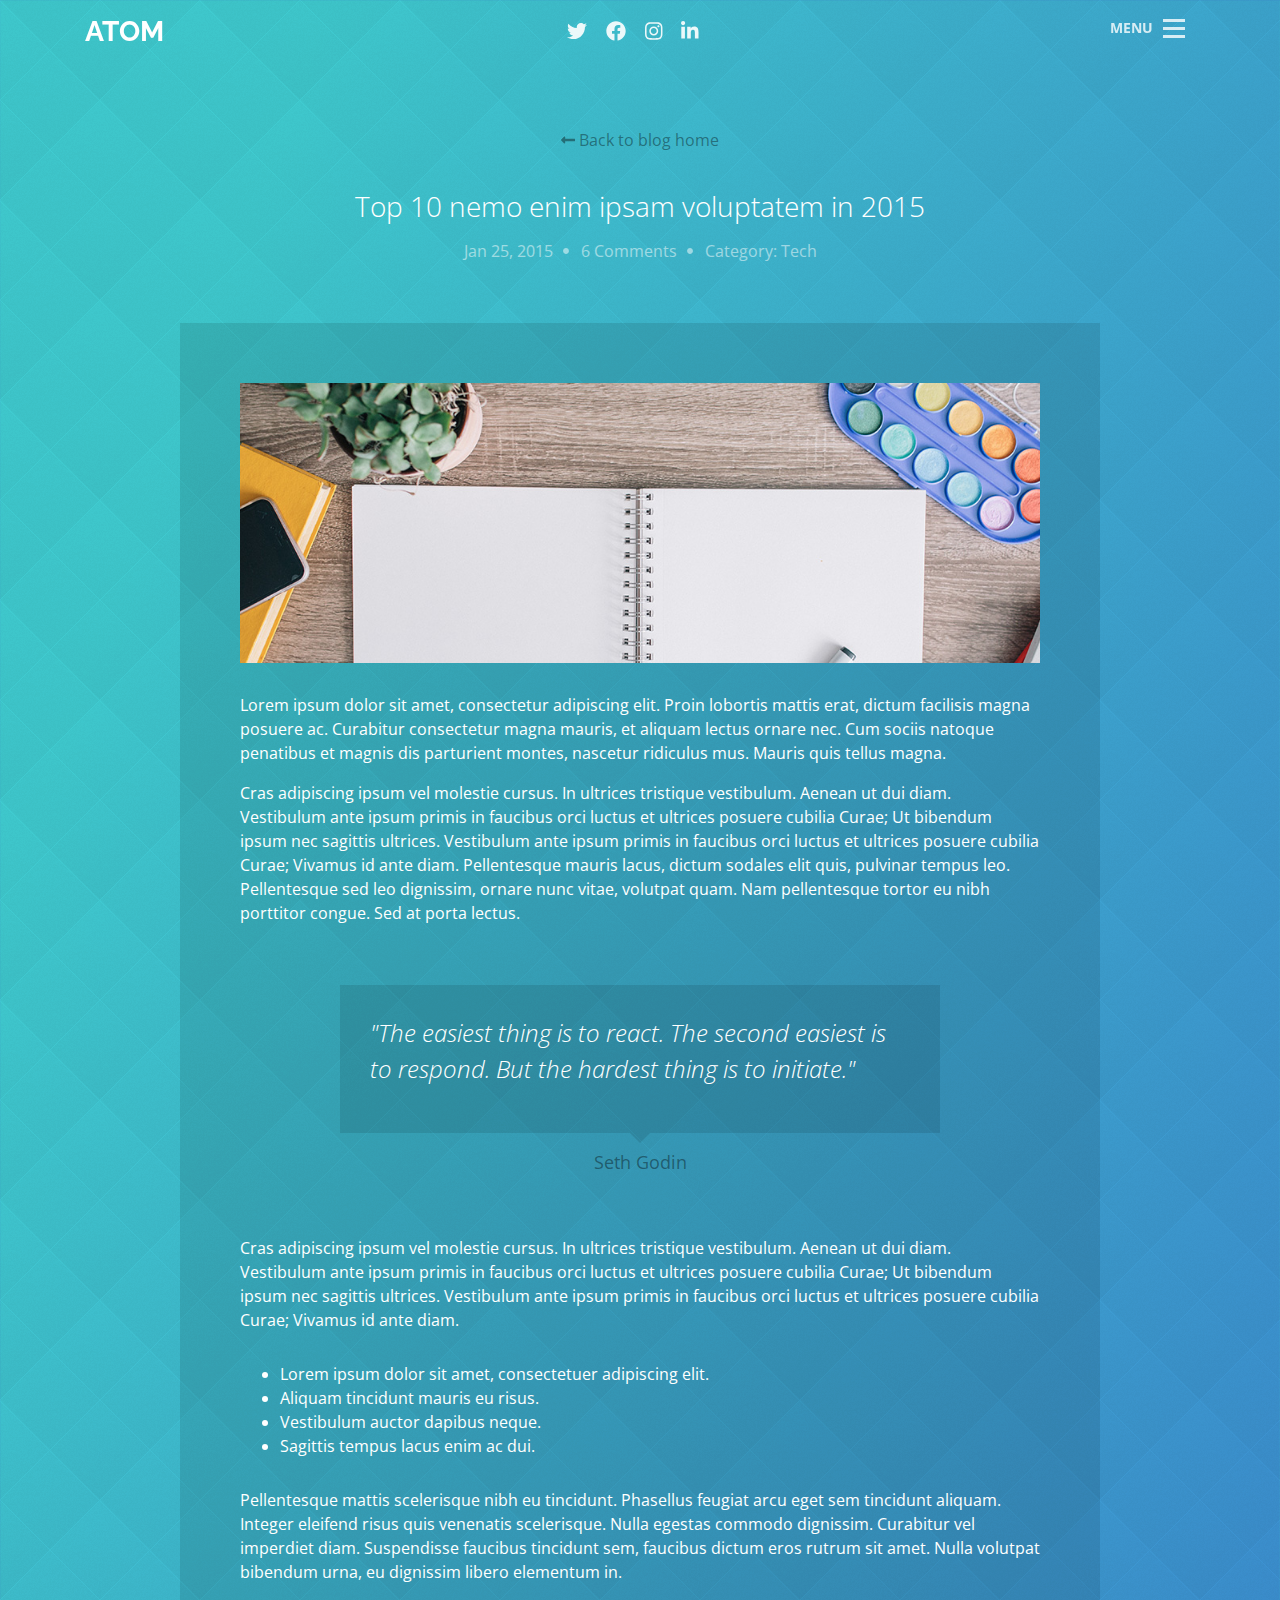
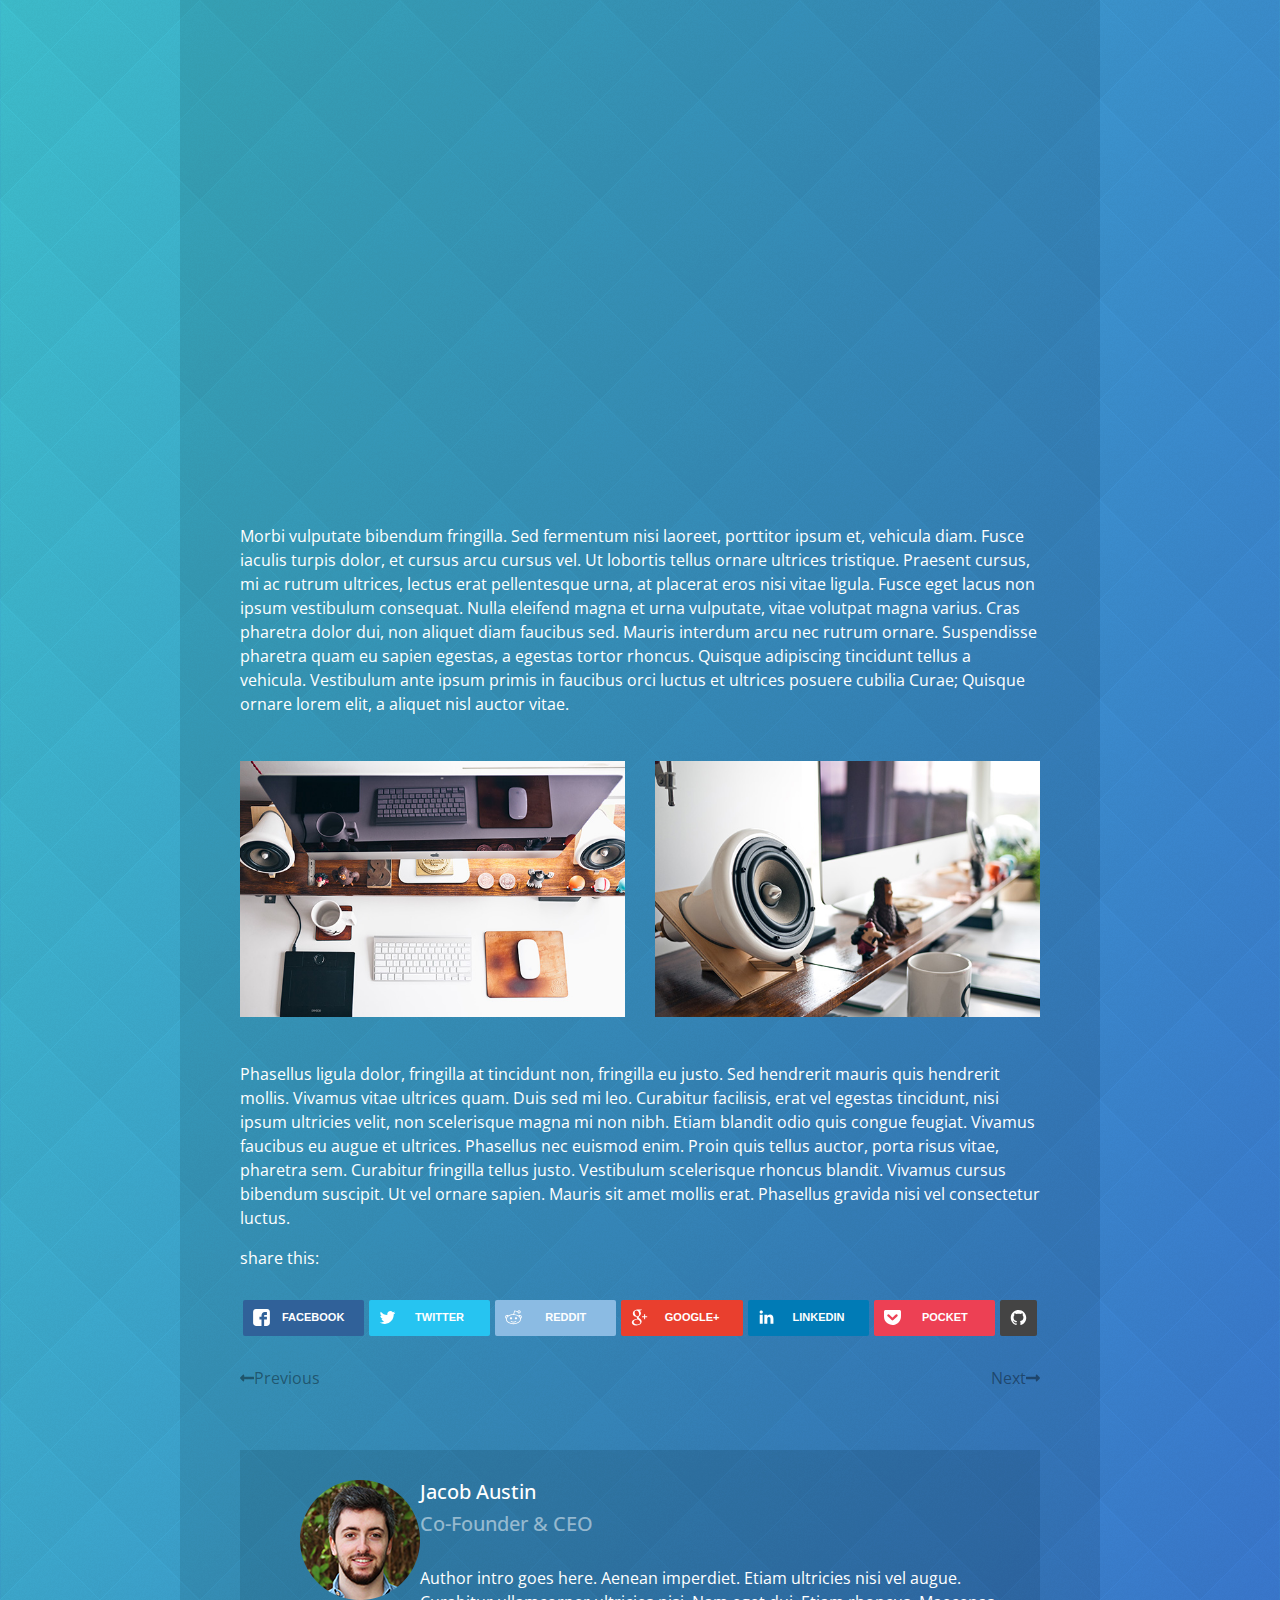
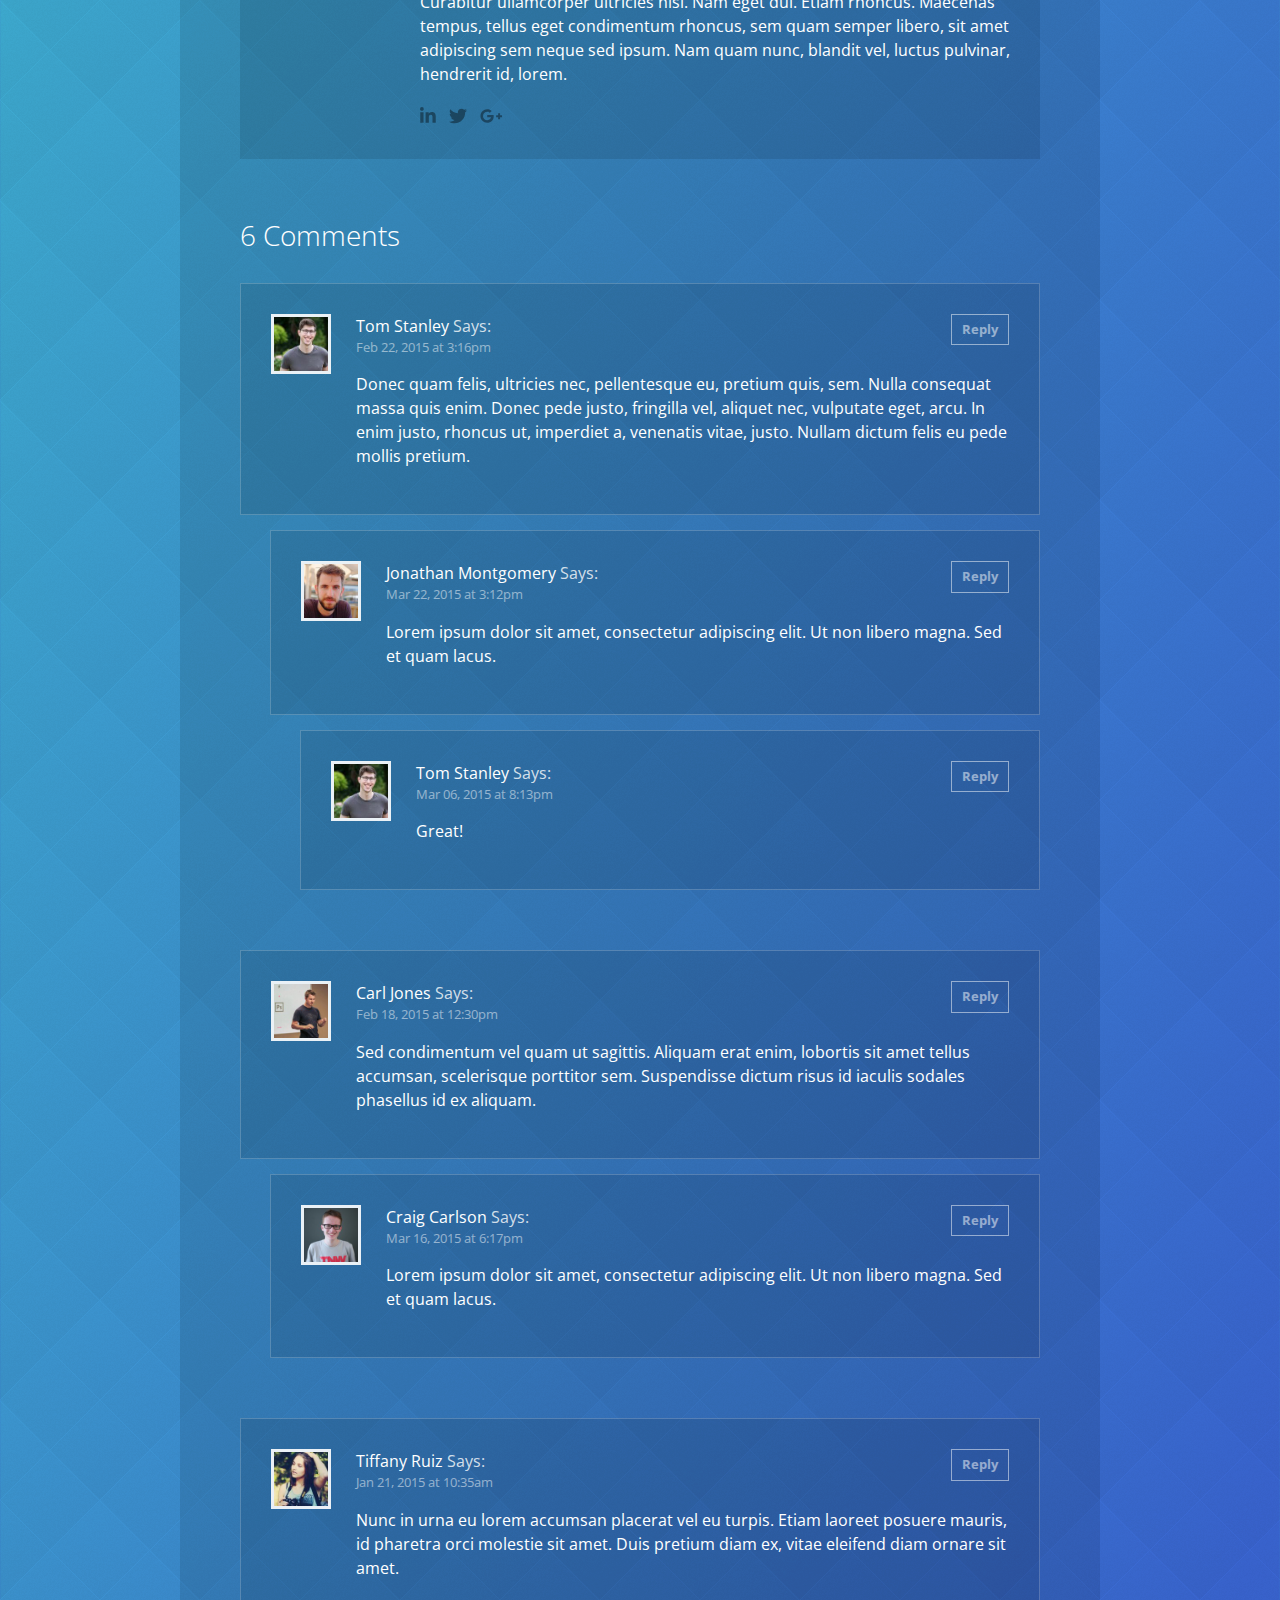
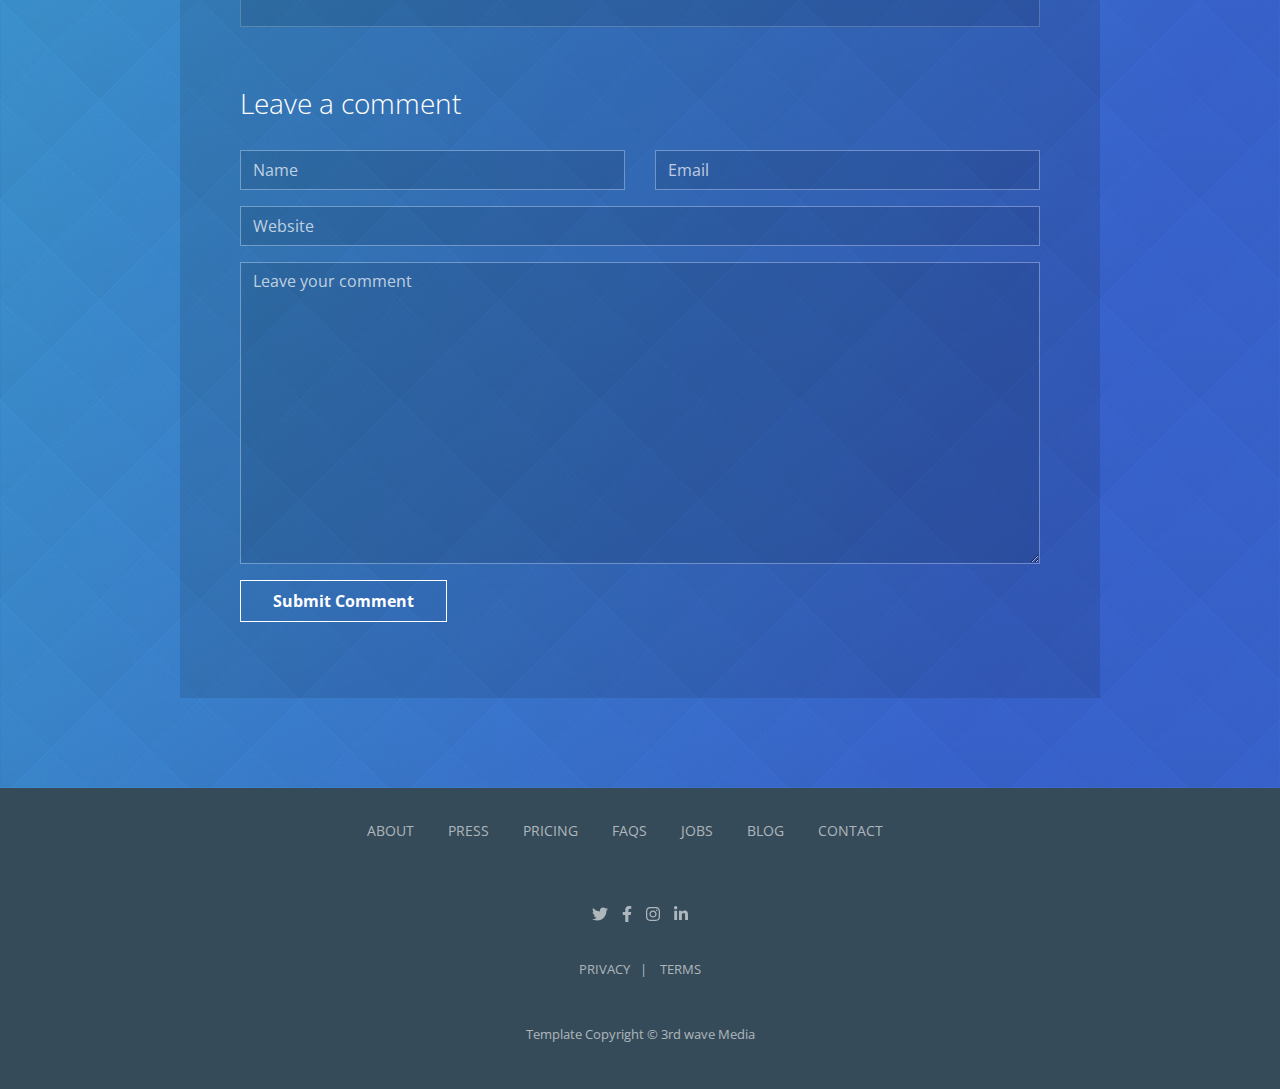
<file: atom-v4.1/atom-theme-bs4/blog-post.html>
<!DOCTYPE html>
<html lang="en">
<head>
    <title>Atom - Responsive Bootstrap template for marketing mobile apps</title>
    <!-- Meta -->
    <meta charset="utf-8">
    <meta http-equiv="X-UA-Compatible" content="IE=edge">
    <meta name="viewport" content="width=device-width, initial-scale=1.0">
    <meta name="description" content="">
    <meta name="author" content="">    
    <link rel="shortcut icon" href="favicon.ico">  
    <link href='https://fonts.googleapis.com/css?family=Open+Sans:300italic,400italic,600italic,700italic,800italic,400,300,600,700,800' rel='stylesheet' type='text/css'>
    <link href='https://fonts.googleapis.com/css?family=Raleway:400,500,300,600,900,800,700,200,100' rel='stylesheet' type='text/css'>
    <!-- FontAwesome JS -->
    <script defer src="assets/fontawesome/js/all.js"></script>
    <!-- Global CSS -->
    <link rel="stylesheet" href="assets/plugins/bootstrap/css/bootstrap.min.css">   
    <!-- Plugins CSS -->
    <link rel="stylesheet" href="assets/plugins/pe-icon-7-stroke/css/pe-icon-7-stroke.css">
    <link rel="stylesheet" href="assets/plugins/pe-icon-7-stroke/css/helper.css">
    <link rel="stylesheet" href="assets/plugins/owl-carousel/assets/owl.carousel.min.css">
    <link rel="stylesheet" href="assets/plugins/owl-carousel/assets/owl.theme.default.min.css">       
    <link rel="stylesheet" href="assets/plugins/fullPage.js/jquery.fullpage.css">
    
    <!-- social media buttons -->
    <link rel="stylesheet" href="assets/plugins/rrssb/css/rrssb.css" />
    
    <!-- Theme CSS -->
    <link id="theme-style" rel="stylesheet" href="assets/css/theme.css">

</head> 

<body class="blog-home-page">  
    
    <nav id="myNavmenu" class="navbar navmenu text-center d-block" role="navigation">
	    <a href="#" id="navmenu-close" class="navmenu-close">&times;</a>
        <ul class="list-unstyled menu-links">
            <li class="nav-item"><a href="index.html">Home</a></li>
            <li class="nav-item"><a href="about.html">About</a></li>
            <li class="nav-item"><a href="press.html">Press</a></li>
            <li class="nav-item"><a href="pricing.html">Pricing</a></li>
            <li class="nav-item"><a href="faqs.html">FAQs</a></li>
            <li class="nav-item"><a href="jobs.html">Jobs</a></li>
            <li class="nav-item"><a href="job-single.html">Job Single</a></li>
            <li class="nav-item"><a href="blog.html">Blog</a></li>
            <li class="nav-item active"><a href="blog-post.html">Blog Post</a></li>
            <li class="nav-item"><a href="contact.html">Contact</a></li>
            <li class="nav-item last"><a href="404.html">404</a></li>
            <li class="nav-item dropdown">
                <a class="dropdown-toggle" data-toggle="dropdown" href="#">Options<i class="fas fa-angle-down"></i></a>
                <ul class="dropdown-menu">
                    <li><a href="index.html">iPhone X <span class="badge badge-success">NEW</span></a></li>
                    <li><a href="index-iphone-1.html">iPhone (Gold)</a></li>
                    <li><a href="index-iphone-2.html">iPhone (Black)</a></li>
                    <li><a href="index-android.html">Android</a></li>                   
                </ul>                            
            </li><!--//dropdown--> 
        </ul>
        <ul class="social-icons list-inline">
            <li class="list-inline-item"><a href="https://twitter.com/3rdwave_themes"><i class="fab fa-twitter"></i></a></li>                        
            <li class="list-inline-item"><a href="https://www.facebook.com/3rdwavethemes"><i class="fab fa-facebook-f"></i></a></li>
            <li class="list-inline-item"><a href="https://www.facebook.com/3rdwavethemes"><i class="fab fa-instagram"></i></a></li>
            <li class="list-inline-item"><a href="#"><i class="fab fa-linkedin-in"></i></a></li>                    
        </ul> 
        
        <ul class="list-unstyled download-buttons">
            <li class="app-store"><a href="#"><img class="img-fluid d-block" src="assets/images/buttons/btn-app-store.png" alt="Download from App Store" /></a></li>
            <li class="google-play"><a href="#"><img class="img-fluid d-block" src="assets/images/buttons/btn-google-play.png" alt="Download from Google Play" /></a></li>
            <li class="windows-store"><a href="#"><img class="img-fluid d-block" src="assets/images/buttons/btn-windows-store.png" alt="Download from Windows Phone Store" /></a></li>
        </ul><!--//list-unstyled-->
        
    </nav>  
    
    <div class="canvas-wrapper" id="canvas-wrapper">
        <!-- ******HEADER****** --> 
        <header id="header" class="header fixed-top">  
            <div class="container">
                <h1 class="logo">
                    <a href="index.html">ATOM</a>
                </h1><!--//logo-->
                <div class="social-container text-center">
                    <ul class="social-icons list-inline">
                        <li class="list-inline-item"><a href="https://twitter.com/3rdwave_themes"><i class="fab fa-twitter"></i></a></li>                        
                        <li class="list-inline-item"><a href="https://www.facebook.com/3rdwavethemes"><i class="fab fa-facebook"></i></a></li>
                        <li class="list-inline-item"><a href="https://www.facebook.com/3rdwavethemes"><i class="fab fa-instagram"></i></a></li>
                        <li class="list-inline-item"><a href="#"><i class="fab fa-linkedin-in"></i></a></li>                    
                    </ul> 
                </div>            
                
                <div class="navbar-wrapper">
                  <span class="navbar-label">MENU</span>
                  <button type="button" class="navbar-toggle navmenu-hide" id="navbar-toggle">
                    <span class="icon-bar"></span>
                    <span class="icon-bar"></span>
                    <span class="icon-bar"></span>
                  </button>
                </div><!--//navbar -->
            </div><!--//container-->
        </header><!--//header-->  
        
        <!-- ******Blog Post****** -->
        <article class="blog-post-wrapper article gradient-7">     
            <div class="container">      
                <div class="row">
                    <div class="blog-entry col-lg-10 col-12 mr-lg-auto ml-lg-auto">   
                        <div class="header-wrapper text-center">
                            <a class="nav-link" href="blog.html"><i class="fas fa-long-arrow-alt-left"></i> Back to blog home</a>
                            <h2 class="title text-center">Top 10 nemo enim ipsam voluptatem in 2015</h2>     
                            <div class="post-meta text-center">
                                <ul class="list-inline">
                                    <li class="date list-inline-item"><a href="#">Jan 25, 2015</a><i class="fas fa-circle" data-fa-transform="shrink-10"></i></li>
                                    <li class="date list-inline-item"><a href="#comment-area">6 Comments</a><i class="fas fa-circle" data-fa-transform="shrink-10"></i></li>
                                    <li class="category last list-inline-item">Category: <a href="#">Tech</a></li>
                                </ul>
                            </div>  
                        </div>       
                        <div class="post-wrapper">                        
                            <div class="content">
                                <p class="post-figure">
                                    <img class="img-fluid" src="assets/images/blog/blog-1.jpg" alt="" />
                                </p><!--//post-figure-->
                                <p>Lorem ipsum dolor sit amet, consectetur adipiscing elit. Proin lobortis mattis erat, dictum facilisis magna posuere ac. Curabitur consectetur magna mauris, et aliquam lectus ornare nec. Cum sociis natoque penatibus et magnis dis parturient montes, nascetur ridiculus mus. Mauris quis tellus magna.</p>
                                <p>Cras adipiscing ipsum vel molestie cursus. In ultrices tristique vestibulum. Aenean ut dui diam. Vestibulum ante ipsum primis in faucibus orci luctus et ultrices posuere cubilia Curae; Ut bibendum ipsum nec sagittis ultrices. Vestibulum ante ipsum primis in faucibus orci luctus et ultrices posuere cubilia Curae; Vivamus id ante diam. Pellentesque mauris lacus, dictum sodales elit quis, pulvinar tempus leo. Pellentesque sed leo dignissim, ornare nunc vitae, volutpat quam. Nam pellentesque tortor eu nibh porttitor congue. Sed at porta lectus.</p>
                                
                                <div class="custom-quote">
                                    <blockquote class="quote-box">
                                        <p>"The easiest thing is to react. The second easiest is to respond. But the hardest thing is to initiate."</p>                                    
                                    </blockquote>
                                    <p class="source"><a href="#">Seth Godin</a></p>
                                </div><!--//custom-quote-->
        
                                <p>Cras adipiscing ipsum vel molestie cursus. In ultrices tristique vestibulum. Aenean ut dui diam. Vestibulum ante ipsum primis in faucibus orci luctus et ultrices posuere cubilia Curae; Ut bibendum ipsum nec sagittis ultrices. Vestibulum ante ipsum primis in faucibus orci luctus et ultrices posuere cubilia Curae; Vivamus id ante diam.</p>
                                
                                <ul>
                                   <li>Lorem ipsum dolor sit amet, consectetuer adipiscing elit.</li>
                                   <li>Aliquam tincidunt mauris eu risus.</li>
                                   <li>Vestibulum auctor dapibus neque.</li>
                                   <li>Sagittis tempus lacus enim ac dui.</li>
                                </ul>
                                
                                <p>Pellentesque mattis scelerisque nibh eu tincidunt. Phasellus feugiat arcu eget sem tincidunt aliquam. Integer eleifend risus quis venenatis scelerisque. Nulla egestas commodo dignissim. Curabitur vel imperdiet diam. Suspendisse faucibus tincidunt sem, faucibus dictum eros rutrum sit amet. Nulla volutpat bibendum urna, eu dignissim libero elementum in.</p>
                                
                                <p class="video-container text-center post-block embed-responsive embed-responsive-16by9">
                                    <iframe class="embed-responsive-item" src="//player.vimeo.com/video/81676731?color=ffffff&amp;wmode=transparent" width="720" height="405" frameborder="0" webkitallowfullscreen mozallowfullscreen allowfullscreen></iframe>
                                </p>
                                
                                <p>Morbi vulputate bibendum fringilla. Sed fermentum nisi laoreet, porttitor ipsum et, vehicula diam. Fusce iaculis turpis dolor, et cursus arcu cursus vel. Ut lobortis tellus ornare ultrices tristique. Praesent cursus, mi ac rutrum ultrices, lectus erat pellentesque urna, at placerat eros nisi vitae ligula. Fusce eget lacus non ipsum vestibulum consequat. Nulla eleifend magna et urna vulputate, vitae volutpat magna varius. Cras pharetra dolor dui, non aliquet diam faucibus sed. Mauris interdum arcu nec rutrum ornare. Suspendisse pharetra quam eu sapien egestas, a egestas tortor rhoncus. Quisque adipiscing tincidunt tellus a vehicula. Vestibulum ante ipsum primis in faucibus orci luctus et ultrices posuere cubilia Curae; Quisque ornare lorem elit, a aliquet nisl auctor vitae.</p>
                                
                                <div class="row post-block">
                                    <div class="figure-holder col-6"><img class="img-fluid" src="assets/images/blog/blog-figure-1.jpg" alt="" /></div>
                                    <div class="figure-holder col-6"><img class="img-fluid" src="assets/images/blog/blog-figure-2.jpg" alt="" /></div>
                                </div><!--//row-->
                                
                                
                                <p>Phasellus ligula dolor, fringilla at tincidunt non, fringilla eu justo. Sed hendrerit mauris quis hendrerit mollis. Vivamus vitae ultrices quam. Duis sed mi leo. Curabitur facilisis, erat vel egestas tincidunt, nisi ipsum ultricies velit, non scelerisque magna mi non nibh. Etiam blandit odio quis congue feugiat. Vivamus faucibus eu augue et ultrices. Phasellus nec euismod enim. Proin quis tellus auctor, porta risus vitae, pharetra sem. Curabitur fringilla tellus justo. Vestibulum scelerisque rhoncus blandit. Vivamus cursus bibendum suscipit. Ut vel ornare sapien. Mauris sit amet mollis erat. Phasellus gravida nisi vel consectetur luctus.</p>
                                                            
                            </div>
                            
                            
                            <!--//Soical media buttons: https://github.com/kni-labs/rrssb (More examples) -->
                            <div class="share-container">
                                <span class="label">share this:</span>
                
                                <!-- Buttons start here. Copy this ul to your document. -->
                                <ul class="rrssb-buttons clearfix">
                                    <li class="rrssb-facebook">
                                        <!-- Replace with your URL. For best results, make sure you page has the proper FB Open Graph tags in header:
                                        https://developers.facebook.com/docs/opengraph/howtos/maximizing-distribution-media-content/ -->
                                        <a href="https://www.facebook.com/sharer/sharer.php?u=http://kurtnoble.com/labs/rrssb/index.html" class="popup">
                                            <span class="rrssb-icon">
                                                <svg version="1.1" id="Layer_1" xmlns="http://www.w3.org/2000/svg" xmlns:xlink="http://www.w3.org/1999/xlink" x="0px" y="0px" width="28px" height="28px" viewBox="0 0 28 28" enable-background="new 0 0 28 28" xml:space="preserve">
                                                    <path d="M27.825,4.783c0-2.427-2.182-4.608-4.608-4.608H4.783c-2.422,0-4.608,2.182-4.608,4.608v18.434
                                                        c0,2.427,2.181,4.608,4.608,4.608H14V17.379h-3.379v-4.608H14v-1.795c0-3.089,2.335-5.885,5.192-5.885h3.718v4.608h-3.726
                                                        c-0.408,0-0.884,0.492-0.884,1.236v1.836h4.609v4.608h-4.609v10.446h4.916c2.422,0,4.608-2.188,4.608-4.608V4.783z"/>
                                                </svg>
                                            </span>
                                            <span class="rrssb-text">facebook</span>
                                        </a>
                                    </li>
                                    <li class="rrssb-twitter">
                                        <!-- Replace href with your Meta and URL information  -->
                                        <a href="http://twitter.com/home?status=Ridiculously%20Responsive%20Social%20Sharing%20Buttons%20by%20@joshuatuscan%20and%20@dbox%20http://kurtnoble.com/labs/rrssb" class="popup">
                                            <span class="rrssb-icon">
                                                <svg version="1.1" id="Layer_1" xmlns="http://www.w3.org/2000/svg" xmlns:xlink="http://www.w3.org/1999/xlink" x="0px" y="0px"
                                                     width="28px" height="28px" viewBox="0 0 28 28" enable-background="new 0 0 28 28" xml:space="preserve">
                                                <path d="M24.253,8.756C24.689,17.08,18.297,24.182,9.97,24.62c-3.122,0.162-6.219-0.646-8.861-2.32
                                                    c2.703,0.179,5.376-0.648,7.508-2.321c-2.072-0.247-3.818-1.661-4.489-3.638c0.801,0.128,1.62,0.076,2.399-0.155
                                                    C4.045,15.72,2.215,13.6,2.115,11.077c0.688,0.275,1.426,0.407,2.168,0.386c-2.135-1.65-2.729-4.621-1.394-6.965
                                                    C5.575,7.816,9.54,9.84,13.803,10.071c-0.842-2.739,0.694-5.64,3.434-6.482c2.018-0.623,4.212,0.044,5.546,1.683
                                                    c1.186-0.213,2.318-0.662,3.329-1.317c-0.385,1.256-1.247,2.312-2.399,2.942c1.048-0.106,2.069-0.394,3.019-0.851
                                                    C26.275,7.229,25.39,8.196,24.253,8.756z"/>
                                                </svg>
                                           </span>
                                            <span class="rrssb-text">twitter</span>
                                        </a>
                                    </li>
                                    <li class="rrssb-reddit">
                                        <a href="http://www.reddit.com/submit?url=http://www.kurtnoble.com/labs/rrssb/">
                                            <span class="rrssb-icon">
                                                <svg xmlns="http://www.w3.org/2000/svg" xmlns:xlink="http://www.w3.org/1999/xlink" version="1.1" x="0px" y="0px" width="28px" height="28px" viewBox="0 0 28 28" enable-background="new 0 0 28 28" xml:space="preserve"><g><path d="M11.794 15.316c0-1.029-0.835-1.895-1.866-1.895c-1.03 0-1.893 0.865-1.893 1.895s0.863 1.9 1.9 1.9 C10.958 17.2 11.8 16.3 11.8 15.316z"/><path d="M18.1 13.422c-1.029 0-1.895 0.864-1.895 1.895c0 1 0.9 1.9 1.9 1.865c1.031 0 1.869-0.836 1.869-1.865 C19.969 14.3 19.1 13.4 18.1 13.422z"/><path d="M17.527 19.791c-0.678 0.678-1.826 1.006-3.514 1.006c-0.004 0-0.009 0-0.014 0c-0.004 0-0.01 0-0.015 0 c-1.686 0-2.834-0.328-3.51-1.005c-0.264-0.265-0.693-0.265-0.958 0c-0.264 0.265-0.264 0.7 0 1 c0.943 0.9 2.4 1.4 4.5 1.402c0.005 0 0 0 0 0c0.005 0 0 0 0 0c2.066 0 3.527-0.459 4.47-1.402 c0.265-0.264 0.265-0.693 0.002-0.958C18.221 19.5 17.8 19.5 17.5 19.791z"/><path d="M27.707 13.267c0-1.785-1.453-3.237-3.236-3.237c-0.793 0-1.518 0.287-2.082 0.761c-2.039-1.295-4.646-2.069-7.438-2.219 l1.483-4.691l4.062 0.956c0.071 1.4 1.3 2.6 2.7 2.555c1.488 0 2.695-1.208 2.695-2.695C25.881 3.2 24.7 2 23.2 2 c-1.059 0-1.979 0.616-2.42 1.508l-4.633-1.091c-0.344-0.081-0.693 0.118-0.803 0.455l-1.793 5.7 C10.548 8.6 7.7 9.4 5.6 10.75C5.006 10.3 4.3 10 3.5 10.029c-1.785 0-3.237 1.452-3.237 3.2 c0 1.1 0.6 2.1 1.4 2.69c-0.04 0.272-0.061 0.551-0.061 0.831c0 2.3 1.3 4.4 3.7 5.9 c2.299 1.5 5.3 2.3 8.6 2.325c3.228 0 6.271-0.825 8.571-2.325c2.387-1.56 3.7-3.66 3.7-5.917 c0-0.26-0.016-0.514-0.051-0.768C27.088 15.5 27.7 14.4 27.7 13.267z M23.186 3.355c0.74 0 1.3 0.6 1.3 1.3 c0 0.738-0.6 1.34-1.34 1.34s-1.342-0.602-1.342-1.34C21.844 4 22.4 3.4 23.2 3.355z M1.648 13.3 c0-1.038 0.844-1.882 1.882-1.882c0.31 0 0.6 0.1 0.9 0.209c-1.049 0.868-1.813 1.861-2.26 2.9 C1.832 14.2 1.6 13.8 1.6 13.267z M21.773 21.57c-2.082 1.357-4.863 2.105-7.831 2.105c-2.967 0-5.747-0.748-7.828-2.105 c-1.991-1.301-3.088-3-3.088-4.782c0-1.784 1.097-3.484 3.088-4.784c2.081-1.358 4.861-2.106 7.828-2.106 c2.967 0 5.7 0.7 7.8 2.106c1.99 1.3 3.1 3 3.1 4.784C24.859 18.6 23.8 20.3 21.8 21.57z M25.787 14.6 c-0.432-1.084-1.191-2.095-2.244-2.977c0.273-0.156 0.59-0.245 0.928-0.245c1.035 0 1.9 0.8 1.9 1.9 C26.354 13.8 26.1 14.3 25.8 14.605z"/></g></svg>
                                            </span>
                                            <span class="rrssb-text">reddit</span>
                                        </a>
                                    </li>
                                    <li class="rrssb-googleplus">
                                        <!-- Replace href with your meta and URL information.  -->
                                        <a href="https://plus.google.com/share?url=Check%20out%20how%20ridiculously%20responsive%20these%20social%20buttons%20are%20http://kurtnoble.com/labs/rrssb/index.html" class="popup">
                                            <span class="rrssb-icon">
                                                <svg version="1.1" id="Layer_1" xmlns="http://www.w3.org/2000/svg" xmlns:xlink="http://www.w3.org/1999/xlink" x="0px" y="0px" width="28px" height="28px" viewBox="0 0 28 28" enable-background="new 0 0 28 28" xml:space="preserve">
                                                    <g>
                                                        <g>
                                                            <path d="M14.703,15.854l-1.219-0.948c-0.372-0.308-0.88-0.715-0.88-1.459c0-0.748,0.508-1.223,0.95-1.663
                                                                c1.42-1.119,2.839-2.309,2.839-4.817c0-2.58-1.621-3.937-2.399-4.581h2.097l2.202-1.383h-6.67c-1.83,0-4.467,0.433-6.398,2.027
                                                                C3.768,4.287,3.059,6.018,3.059,7.576c0,2.634,2.022,5.328,5.604,5.328c0.339,0,0.71-0.033,1.083-0.068
                                                                c-0.167,0.408-0.336,0.748-0.336,1.324c0,1.04,0.551,1.685,1.011,2.297c-1.524,0.104-4.37,0.273-6.467,1.562
                                                                c-1.998,1.188-2.605,2.916-2.605,4.137c0,2.512,2.358,4.84,7.289,4.84c5.822,0,8.904-3.223,8.904-6.41
                                                                c0.008-2.327-1.359-3.489-2.829-4.731H14.703z M10.269,11.951c-2.912,0-4.231-3.765-4.231-6.037c0-0.884,0.168-1.797,0.744-2.511
                                                                c0.543-0.679,1.489-1.12,2.372-1.12c2.807,0,4.256,3.798,4.256,6.242c0,0.612-0.067,1.694-0.845,2.478
                                                                c-0.537,0.55-1.438,0.948-2.295,0.951V11.951z M10.302,25.609c-3.621,0-5.957-1.732-5.957-4.142c0-2.408,2.165-3.223,2.911-3.492
                                                                c1.421-0.479,3.25-0.545,3.555-0.545c0.338,0,0.52,0,0.766,0.034c2.574,1.838,3.706,2.757,3.706,4.479
                                                                c-0.002,2.073-1.736,3.665-4.982,3.649L10.302,25.609z"/>
                                                            <polygon points="23.254,11.89 23.254,8.521 21.569,8.521 21.569,11.89 18.202,11.89 18.202,13.604 21.569,13.604 21.569,17.004
                                                                23.254,17.004 23.254,13.604 26.653,13.604 26.653,11.89      "/>
                                                        </g>
                                                    </g>
                                                </svg>
                                            </span>
                                            <span class="rrssb-text">google+</span>
                                        </a>
                                    </li>
                                    <li class="rrssb-linkedin">
                                        <!-- Replace href with your meta and URL information -->
                                        <a href="http://www.linkedin.com/shareArticle?mini=true&amp;url=http://kurtnoble.com/labs/rrssb/index.html&amp;title=Ridiculously%20Responsive%20Social%20Sharing%20Buttons&amp;summary=Responsive%20social%20icons%20by%20KNI%20Labs" class="popup">
                                            <span class="rrssb-icon">
                                                <svg version="1.1" id="Layer_1" xmlns="http://www.w3.org/2000/svg" xmlns:xlink="http://www.w3.org/1999/xlink" x="0px" y="0px" width="28px" height="28px" viewBox="0 0 28 28" enable-background="new 0 0 28 28" xml:space="preserve">
                                                    <path d="M25.424,15.887v8.447h-4.896v-7.882c0-1.979-0.709-3.331-2.48-3.331c-1.354,0-2.158,0.911-2.514,1.803
                                                        c-0.129,0.315-0.162,0.753-0.162,1.194v8.216h-4.899c0,0,0.066-13.349,0-14.731h4.899v2.088c-0.01,0.016-0.023,0.032-0.033,0.048
                                                        h0.033V11.69c0.65-1.002,1.812-2.435,4.414-2.435C23.008,9.254,25.424,11.361,25.424,15.887z M5.348,2.501
                                                        c-1.676,0-2.772,1.092-2.772,2.539c0,1.421,1.066,2.538,2.717,2.546h0.032c1.709,0,2.771-1.132,2.771-2.546
                                                        C8.054,3.593,7.019,2.501,5.343,2.501H5.348z M2.867,24.334h4.897V9.603H2.867V24.334z"/>
                                                </svg>
                                            </span>
                                            <span class="rrssb-text">linkedin</span>
                                        </a>
                                    </li>
                
                                    <li class="rrssb-pocket">
                                        <a href="https://getpocket.com/save?url=http://kurtnoble.com/labs/rrssb/index.html">
                                            <span class="rrssb-icon">
                                                <svg width="32px" height="28px" viewBox="0 0 32 28" version="1.1" xmlns="http://www.w3.org/2000/svg" xmlns:xlink="http://www.w3.org/1999/xlink" xmlns:sketch="http://www.bohemiancoding.com/sketch/ns">
                                                    <path d="M28.7817528,0.00172488695 C30.8117487,0.00431221738 31.9749312,1.12074529 31.9644402,3.10781507 C31.942147,6.67703739 32.1336065,10.2669583 31.8057648,13.8090137 C30.7147076,25.5813672 17.2181194,31.8996281 7.20714461,25.3808491 C2.71833574,22.4571656 0.196577202,18.3122624 0.0549495772,12.9357897 C-0.0342233715,9.5774348 0.00642900214,6.21519891 0.0300336062,2.85555035 C0.0405245414,1.1129833 1.21157517,0.0146615391 3.01995012,0.00819321302 C7.34746087,-0.00603710433 11.6775944,0.00431221738 16.0064164,0.00172488695 C20.2644248,0.00172488695 24.5237444,-0.00215610869 28.7817528,0.00172488695 L28.7817528,0.00172488695 Z M8.64885184,7.85611511 C7.38773662,7.99113854 6.66148108,8.42606978 6.29310958,9.33228474 C5.90114134,10.2969233 6.17774769,11.1421181 6.89875951,11.8276216 C9.35282156,14.161969 11.8108164,16.4924215 14.2976518,18.7943114 C15.3844131,19.7966007 16.5354102,19.7836177 17.6116843,18.7813283 C20.0185529,16.5495467 22.4070683,14.2982907 24.7824746,12.0327533 C25.9845979,10.8850542 26.1012707,9.56468083 25.1469132,8.60653379 C24.1361858,7.59255976 22.8449191,7.6743528 21.5890476,8.85191291 C19.9936451,10.3488554 18.3680912,11.8172352 16.8395462,13.3777945 C16.1342655,14.093159 15.7200114,14.0048744 15.0566806,13.3440386 C13.4599671,11.7484252 11.8081945,10.2060421 10.1262706,8.70001155 C9.65564653,8.27936164 9.00411403,8.05345704 8.64885184,7.85611511 L8.64885184,7.85611511 L8.64885184,7.85611511 Z"></path>
                                                </svg>
                                            </span>
                                            <span class="rrssb-text">pocket</span>
                                        </a>
                                    </li>
                
                                    <li class="rrssb-github">
                                        <a href="https://github.com/kni-labs/rrssb">
                                            <span class="rrssb-icon">
                                                <svg version="1.1" id="Layer_1" xmlns="http://www.w3.org/2000/svg" xmlns:xlink="http://www.w3.org/1999/xlink" x="0px" y="0px"
                                                     width="28px" height="28px" viewBox="0 0 28 28" enable-background="new 0 0 28 28" xml:space="preserve">
                                                <path d="M13.971,1.571c-7.031,0-12.734,5.702-12.734,12.74c0,5.621,3.636,10.392,8.717,12.083c0.637,0.129,0.869-0.277,0.869-0.615
                                                    c0-0.301-0.012-1.102-0.018-2.164c-3.542,0.77-4.29-1.707-4.29-1.707c-0.579-1.473-1.414-1.863-1.414-1.863
                                                    c-1.155-0.791,0.088-0.775,0.088-0.775c1.277,0.104,1.96,1.316,1.96,1.312c1.136,1.936,2.991,1.393,3.713,1.059
                                                    c0.116-0.822,0.445-1.383,0.81-1.703c-2.829-0.32-5.802-1.414-5.802-6.293c0-1.391,0.496-2.527,1.312-3.418
                                                    C7.05,9.905,6.612,8.61,7.305,6.856c0,0,1.069-0.342,3.508,1.306c1.016-0.282,2.105-0.424,3.188-0.429
                                                    c1.081,0,2.166,0.155,3.197,0.438c2.431-1.648,3.498-1.306,3.498-1.306c0.695,1.754,0.258,3.043,0.129,3.371
                                                    c0.816,0.902,1.315,2.037,1.315,3.43c0,4.892-2.978,5.968-5.814,6.285c0.458,0.387,0.876,1.16,0.876,2.357
                                                    c0,1.703-0.016,3.076-0.016,3.482c0,0.334,0.232,0.748,0.877,0.611c5.056-1.688,8.701-6.457,8.701-12.082
                                                    C26.708,7.262,21.012,1.563,13.971,1.571L13.971,1.571z"/>
                                                </svg>
                                            </span>
                                            <span class="rrssb-text">github</span>
                                        </a>
                                    </li>
                                </ul><!-- Buttons end here -->
                            </div><!--//share-container-->    
                            <div class="clearfix"></div>
                            <nav class="post-nav">
            						<span class="nav-previous"><a href="#" rel="prev"><i class="fas fa-long-arrow-alt-left"></i>Previous</a></span>
            						<span class="nav-next"><a href="#" rel="next">Next<i class="fas fa-long-arrow-alt-right"></i></a></span>
            				</nav><!--//post-nav-->
            				
            				<div class="author-area">
                				<div class="author-profile">
                                    <figure class="figure">
                                        <img class="img-fluid img-circle" src="assets/images/blog/authors/author-1.png" alt="" />
                                    </figure>
                				</div><!--//profile-container-->
                                <div class="author-info">
                                    <h4 class="name">Jacob Austin</h4>
                                    <h5 class="job-title">Co-Founder &amp; CEO</h5>
                                    <p>Author intro goes here. Aenean imperdiet. Etiam ultricies nisi vel augue. Curabitur ullamcorper ultricies nisi. Nam eget dui. Etiam rhoncus. Maecenas tempus, tellus eget condimentum rhoncus, sem quam semper libero, sit amet adipiscing sem neque sed ipsum. Nam quam nunc, blandit vel, luctus pulvinar, hendrerit id, lorem.</p>
                                    <div class="social">
                                        <ul class="social-list list-inline">
                                            <li class="list-inline-item"><a href="#"><i class="fab fa-linkedin-in"></i></a></li>
                                            <li class="list-inline-item"><a href="#"><i class="fab fa-twitter"></i></a></li>
                                            <li class="list-inline-item"><a href="#"><i class="fab fa-google-plus-g"></i></a></li>
                                        </ul><!--//social-list-->
                                    </div><!--//social-->                                
                                </div><!--//author-info-->               	
                            </div><!--//author-area--> 
            				
            				<div id="comment-area" class="comment-area">
            				    <div class="comment-container">        				    
                				    <div class="comment-list">
                    				    <h3 class="title">6 Comments</h3>
                    				    <div class="comment-item depth-1 parent">
                        				    <div class="comment-item-box">
                            				    <div class="comment-author">
                                				    <img class="img-fluid img-circle" src="assets/images/comment/user-1.jpg" alt="" />
                            				    </div><!--//comment-author-->
                            				    <div class="comment-body">
                                				    <cite class="name"><a href="#">Tom Stanley</a> Says:</cite>
                                				    <p class="time">Feb 22, 2015 at 3:16pm</p>
                                				    <div class="content">
                                    				    <p>Donec quam felis, ultricies nec, pellentesque eu, pretium quis, sem. Nulla consequat massa quis enim. Donec pede justo, fringilla vel, aliquet nec, vulputate eget, arcu. In enim justo, rhoncus ut, imperdiet a, venenatis vitae, justo. Nullam dictum felis eu pede mollis pretium.</p>
                                				    </div><!--//content-->
                                				    <a class="comment-reply-link btn btn-cta btn-cta-primary" href="#">Reply</a>
                            				    </div><!--//comment-body-->          
                        				    </div><!--//comment-box-->    
                        				    <div class="children">
                            				    <div class="comment-item depth-2 child">
                                				    <div class="comment-item-box">
                                    				    <div class="comment-author">
                                        				    <img class="img-fluid img-circle" src="assets/images/comment/user-2.jpg" alt="" />
                                    				    </div><!--//comment-author-->
                                    				    <div class="comment-body">
                                        				    <cite class="name"><a href="#">Jonathan Montgomery</a> Says:</cite>
                                        				    <p class="time">Mar 22, 2015 at 3:12pm</p>
                                        				    <div class="content">
                                            				    <p>Lorem ipsum dolor sit amet, consectetur adipiscing elit. Ut non libero magna. Sed et quam lacus.</p>
                                        				    </div><!--//content-->
                                        				    <a class="comment-reply-link btn btn-cta btn-cta-primary" href="#">Reply</a>
                                    				    </div><!--//comment-body-->          
                                				    </div><!--//comment-box--> 
                                				    <div class="children">
                                    				    <div class="comment-item depth-3 child">
                                        				    <div class="comment-item-box">
                                            				    <div class="comment-author">
                                                				    <img class="img-fluid img-circle" src="assets/images/comment/user-1.jpg" alt="" />
                                            				    </div><!--//comment-author-->
                                            				    <div class="comment-body">
                                                				    <cite class="name"><a href="#">Tom Stanley</a> Says:</cite>
                                                				    <p class="time">Mar 06, 2015 at 8:13pm</p>
                                                				    <div class="content">
                                                    				    <p>Great!</p>
                                                				    </div><!--//content-->
                                                				    <a class="comment-reply-link btn btn-cta btn-cta-primary" href="#">Reply</a>
                                            				    </div><!--//comment-body-->          
                                        				    </div><!--//comment-box--> 
                                    				    </div><!--//comment-item depth-3-->
                                				    </div><!--//children-->
                            				    </div><!--//comment-item depth-2-->
                        				    </div><!--//children--> 				    
                    				    </div><!--//comment-item depth-1-->
                    				    
                    				    <div class="comment-item depth-1 parent">
                        				    <div class="comment-item-box">
                            				    <div class="comment-author">
                                				    <img class="img-fluid img-circle" src="assets/images/comment/user-3.jpg" alt="" />
                            				    </div><!--//comment-author-->
                            				    <div class="comment-body">
                                				    <cite class="name"><a href="#">Carl Jones</a> Says:</cite>
                                				    <p class="time">Feb 18, 2015 at 12:30pm</p>
                                				    <div class="content">
                                    				    <p>Sed condimentum vel quam ut sagittis. Aliquam erat enim, lobortis sit amet tellus accumsan, scelerisque porttitor sem. Suspendisse dictum risus id iaculis sodales phasellus id ex aliquam.</p>
                                				    </div><!--//content-->
                                				    <a class="comment-reply-link btn btn-cta btn-cta-primary" href="#">Reply</a>
                            				    </div><!--//comment-body-->          
                        				    </div><!--//comment-box--> 
                        				    <div class="children">
                            				    <div class="comment-item depth-2 child">
                                				    <div class="comment-item-box">
                                    				    <div class="comment-author">
                                        				    <img class="img-fluid img-circle" src="assets/images/comment/user-5.jpg" alt="" />
                                    				    </div><!--//comment-author-->
                                    				    <div class="comment-body">
                                        				    <cite class="name"><a href="#">Craig Carlson</a> Says:</cite>
                                        				    <p class="time">Mar 16, 2015 at 6:17pm</p>
                                        				    <div class="content">
                                            				    <p>Lorem ipsum dolor sit amet, consectetur adipiscing elit. Ut non libero magna. Sed et quam lacus.</p>
                                        				    </div><!--//content-->
                                        				    <a class="comment-reply-link btn btn-cta btn-cta-primary" href="#">Reply</a>
                                    				    </div><!--//comment-body-->          
                                				    </div><!--//comment-box--> 
                            				    </div><!--//comment-item depth-2-->
                        				    </div><!--//children--> 
                    				    </div><!--//comment-item depth-1-->
                    				    
                    				    <div class="comment-item depth-1 parent">
                        				    <div class="comment-item-box">
                            				    <div class="comment-author">
                                				    <img class="img-fluid img-circle" src="assets/images/comment/user-4.jpg" alt="" />
                            				    </div><!--//comment-author-->
                            				    <div class="comment-body">
                                				    <cite class="name"><a href="#">Tiffany Ruiz</a> Says:</cite>
                                				    <p class="time">Jan 21, 2015 at 10:35am</p>
                                				    <div class="content">
                                    				    <p>Nunc in urna eu lorem accumsan placerat vel eu turpis. Etiam laoreet posuere mauris, id pharetra orci molestie sit amet. Duis pretium diam ex, vitae eleifend diam ornare sit amet. </p>
                                				    </div><!--//content-->
                                				    <a class="comment-reply-link btn btn-cta btn-cta-primary" href="#">Reply</a>
                            				    </div><!--//comment-body-->          
                        				    </div><!--//comment-box--> 
                    				    </div><!--//comment-item depth-1-->
                    				    
                				    </div><!--comment-list-->
            				    </div><!--//comments-container-->
            				    
            				    <div class="comment-form-container">
                				    <h3 class="title">Leave a comment</h3>
                				    <form id="comment-form" class="comment-form form" method="post" action="#">                   
                                        <div class="row">                                                                                                                                                                     
                                            <div class="col-md-6 col-12 form-group">
                                                <label class="sr-only" for="cname">Name</label>
                                                <input type="text" class="form-control" id="cname" name="name" placeholder="Name" minlength="2" required>
                                            </div>                    
                                            <div class="col-md-6 col-12 form-group">
                                                <label class="sr-only" for="cemail">Email</label>
                                                <input type="email" class="form-control" id="cemail" name="email" placeholder="Email" required>
                                            </div>
                                            <div class="col-12 form-group">
                                                <label class="sr-only" for="cwebsite">Website</label>
                                                <input type="url" class="form-control" id="cwebsite" name="website" placeholder="Website">
                                            </div>
                                            <div class="col-12 form-group">
                                                <label class="sr-only" for="ccomment">Leave a Comment</label>
                                                <textarea class="form-control" id="ccomment" name="comment" placeholder="Leave your comment" rows="12" required></textarea>
                                            </div>
                                            <div class="col-12 form-group">
                                                <button type="submit" class="btn btn-cta btn-cta-primary">Submit Comment</button>
                                            </div>                                                                                            
                                        </div><!--//row-->
                                        <div id="form-messages"></div>
                                    </form><!--//contact-form-->
            				    </div><!--//comment-form-container-->    				    
            				</div><!--//comment-area-->                                           
                        </div><!--//post-wrapper-->                                      
                    </div><!--//blog-entry-->          
                </div><!--//row-->
            </div><!--//container-->
        </article><!--//blog-post-wrapper-->
                
        <!-- ******FOOTER****** --> 
        <footer class="footer">
            <div class="container text-center">
                <nav class="links">
                    <ul class="list-inline">
                        <li class="list-inline-item"><a href="about.html">About</a></li>
                        <li class="list-inline-item"><a href="press.html">Press</a></li>
                        <li class="list-inline-item"><a href="pricing.html">Pricing</a></li>
                        <li class="list-inline-item"><a href="faqs.html">FAQs</a></li>
                        <li class="list-inline-item"><a href="jobs.html">Jobs</a></li>
                        <li class="list-inline-item"><a href="blog.html">Blog</a></li>
                        <li class="list-inline-item"><a href="contact.html">Contact</a></li>
                    </ul>                    
                </nav>
                <ul class="social-icons list-inline">
                    <li class="list-inline-item"><a href="https://twitter.com/3rdwave_themes"><i class="fab fa-twitter"></i></a></li>                        
                    <li class="list-inline-item"><a href="https://www.facebook.com/3rdwavethemes"><i class="fab fa-facebook-f"></i></a></li>
                    <li class="list-inline-item"><a href="https://www.facebook.com/3rdwavethemes"><i class="fab fa-instagram"></i></a></li>
                    <li class="list-inline-item last"><a href="#"><i class="fab fa-linkedin-in"></i></a></li>                    
                </ul>
                <ul class="links legal-links list-inline">
                    <li class="list-inline-item"><a href="#">Privacy</a></li>
                    <li class="last list-inline-item"><a href="#">Terms</a></li>
                </ul><!--//legal-links-->
                <small class="copyright">Template Copyright &copy; <a href="http://themes.3rdwavemedia.com/">3rd wave Media</a></small>
                
            </div><!--//container-->
        </footer><!--//footer-->
    </div><!--//canvas-wrapper-->

     
    <!-- Main Javascript -->          
    <script type="text/javascript" src="assets/plugins/jquery-3.4.1.min.js"></script>
    <script type="text/javascript" src="assets/plugins/popper.min.js"></script> 
    <script type="text/javascript" src="assets/plugins/bootstrap/js/bootstrap.min.js"></script>                                                          
    <script type="text/javascript" src="assets/js/main.js"></script>
    
    <!-- rrssb: Social Sharing Buttons -->
    <script type="text/javascript" src="assets/plugins/rrssb/js/rrssb.min.js"></script>
    
    <!-- Form Validation -->
    <script type="text/javascript" src="assets/plugins/jquery.validate.min.js"></script> 
    <script type="text/javascript" src="assets/js/form-validation-custom.js"></script> 

</body>
</html>
</file>
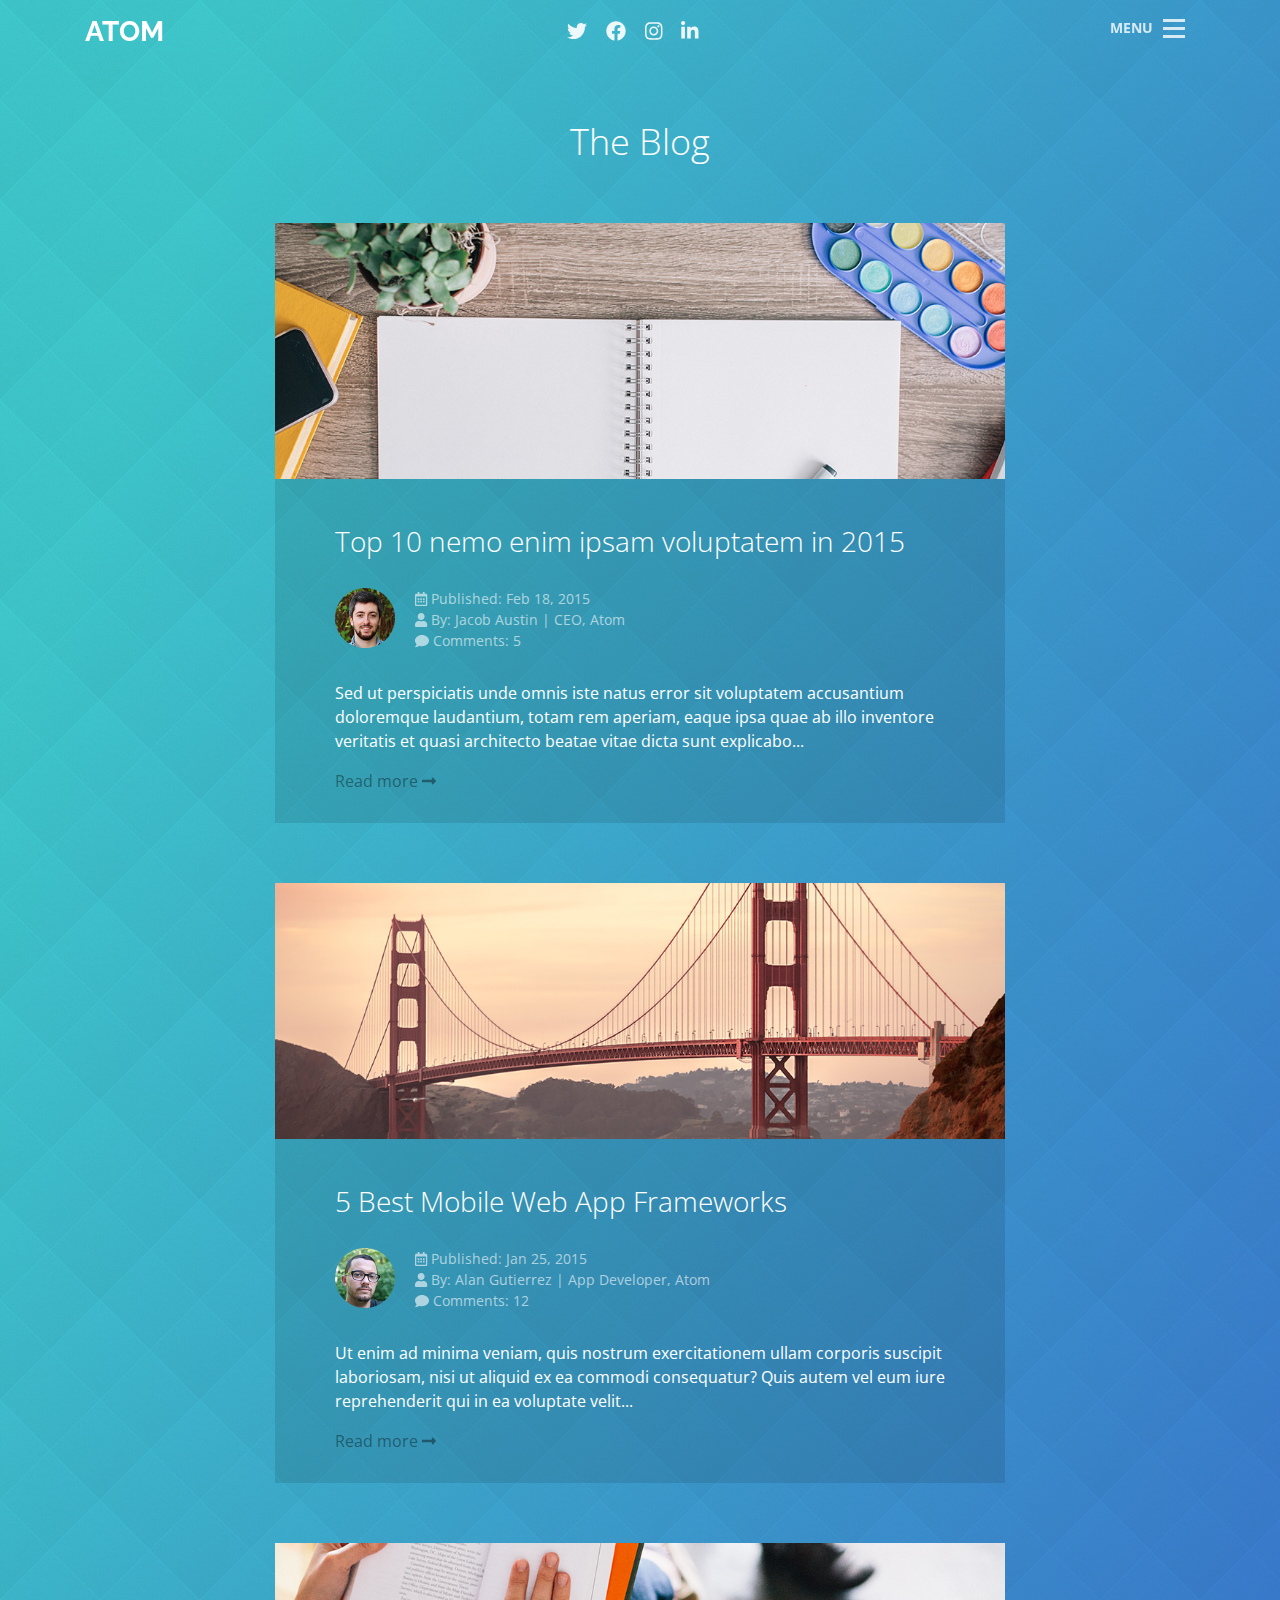
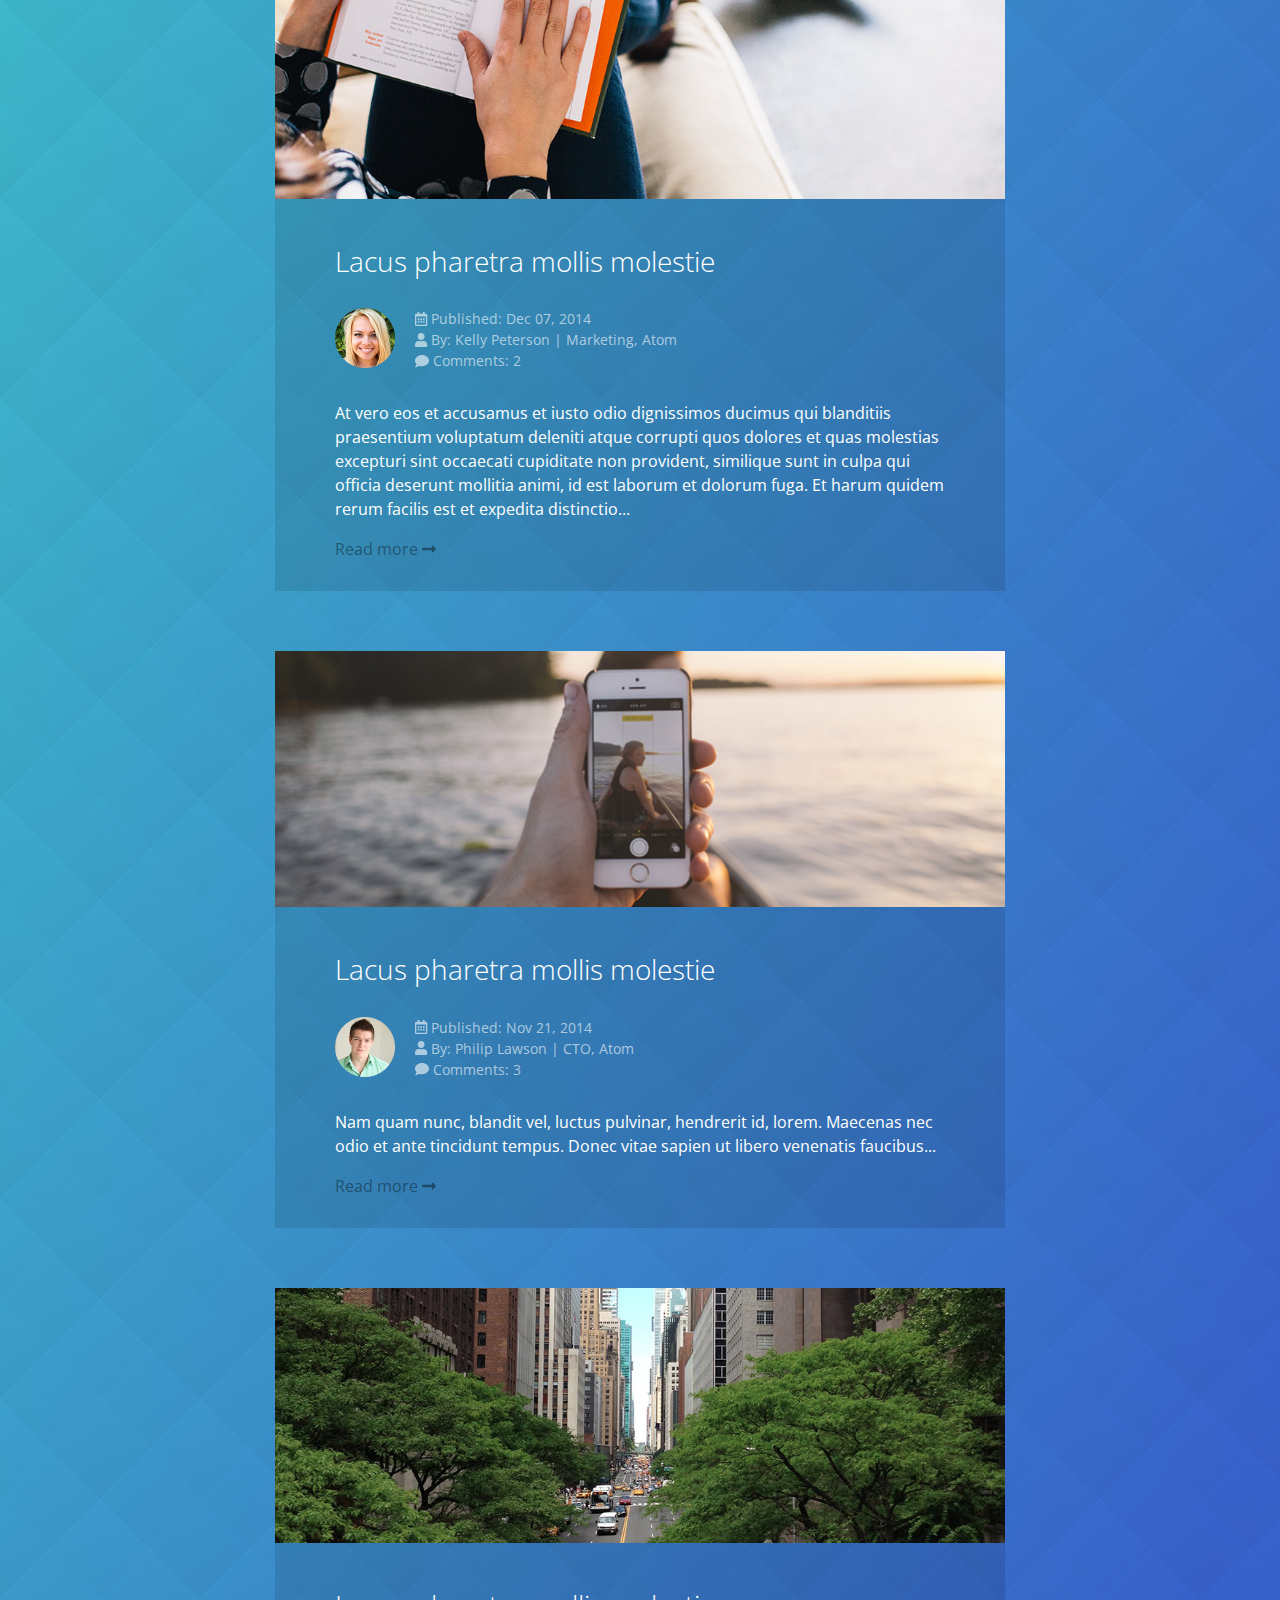
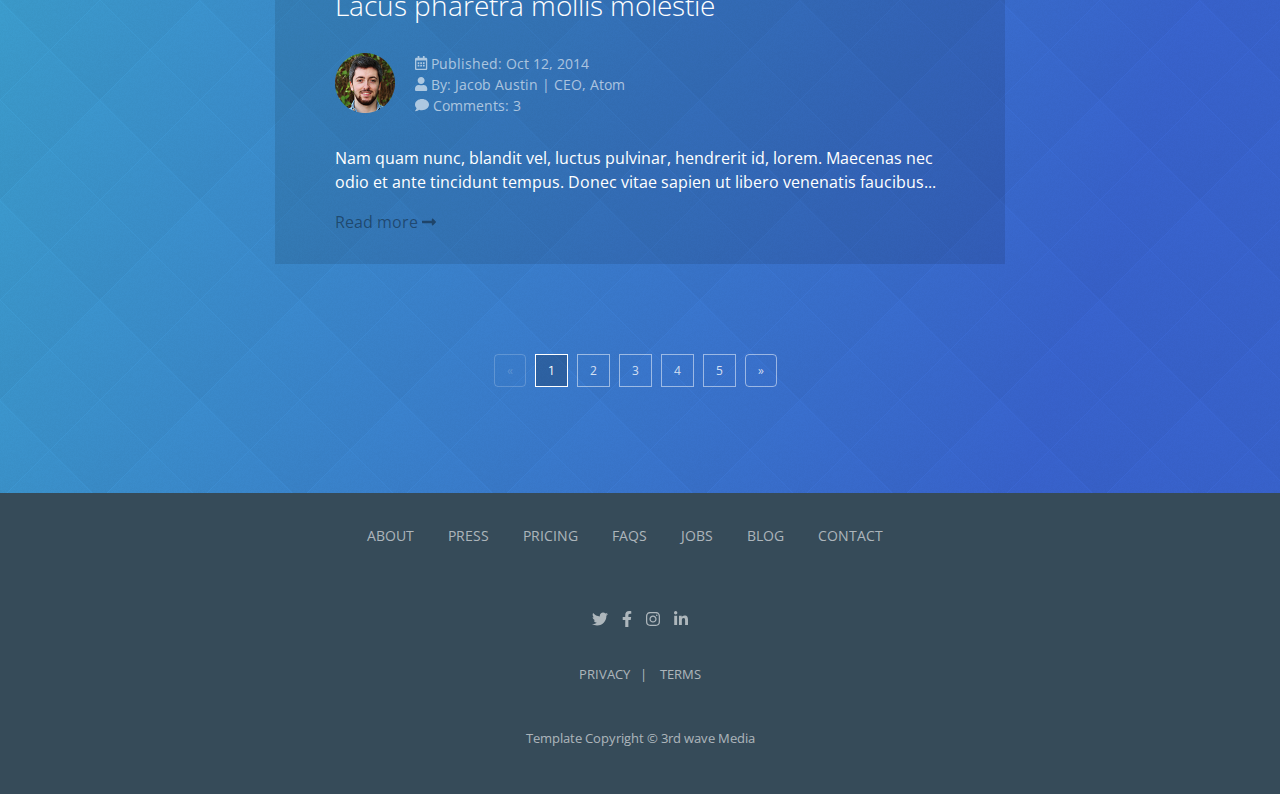
<file: atom-v4.1/atom-theme-bs4/blog.html>
<!DOCTYPE html>
<html lang="en">
<head>
    <title>Atom - Responsive Bootstrap template for marketing mobile apps</title>
    <!-- Meta -->
    <meta charset="utf-8">
    <meta http-equiv="X-UA-Compatible" content="IE=edge">
    <meta name="viewport" content="width=device-width, initial-scale=1.0">
    <meta name="description" content="">
    <meta name="author" content="">    
    <link rel="shortcut icon" href="favicon.ico">  
    <link href='https://fonts.googleapis.com/css?family=Open+Sans:300italic,400italic,600italic,700italic,800italic,400,300,600,700,800' rel='stylesheet' type='text/css'>
    <link href='https://fonts.googleapis.com/css?family=Raleway:400,500,300,600,900,800,700,200,100' rel='stylesheet' type='text/css'>
    <!-- FontAwesome JS -->
    <script defer src="assets/fontawesome/js/all.js"></script>
    <!-- Global CSS -->
    <link rel="stylesheet" href="assets/plugins/bootstrap/css/bootstrap.min.css">   
    <!-- Plugins CSS -->
    <link rel="stylesheet" href="assets/plugins/pe-icon-7-stroke/css/pe-icon-7-stroke.css">
    <link rel="stylesheet" href="assets/plugins/pe-icon-7-stroke/css/helper.css">
    <link rel="stylesheet" href="assets/plugins/owl-carousel/assets/owl.carousel.min.css">
    <link rel="stylesheet" href="assets/plugins/owl-carousel/assets/owl.theme.default.min.css">       
    <link rel="stylesheet" href="assets/plugins/fullPage.js/jquery.fullpage.css">
    
    <!-- Theme CSS -->
    <link id="theme-style" rel="stylesheet" href="assets/css/theme.css">

</head> 

<body class="blog-home-page">    
    
    <nav id="myNavmenu" class="navbar navmenu text-center d-block" role="navigation">
	    <a href="#" id="navmenu-close" class="navmenu-close">&times;</a>
        <ul class="list-unstyled menu-links">
            <li class="nav-item"><a href="index.html">Home</a></li>
            <li class="nav-item"><a href="about.html">About</a></li>
            <li class="nav-item"><a href="press.html">Press</a></li>
            <li class="nav-item"><a href="pricing.html">Pricing</a></li>
            <li class="nav-item"><a href="faqs.html">FAQs</a></li>
            <li class="nav-item"><a href="jobs.html">Jobs</a></li>
            <li class="nav-item"><a href="job-single.html">Job Single</a></li>
            <li class="nav-item active"><a href="blog.html">Blog</a></li>
            <li class="nav-item"><a href="blog-post.html">Blog Post</a></li>
            <li class="nav-item"><a href="contact.html">Contact</a></li>
            <li class="nav-item last"><a href="404.html">404</a></li>
            <li class="nav-item dropdown">
                <a class="dropdown-toggle" data-toggle="dropdown" href="#">Options<i class="fas fa-angle-down"></i></a>
                <ul class="dropdown-menu">
                    <li><a href="index.html">iPhone X <span class="badge badge-success">NEW</span></a></li>
                    <li><a href="index-iphone-1.html">iPhone (Gold)</a></li>
                    <li><a href="index-iphone-2.html">iPhone (Black)</a></li>
                    <li><a href="index-android.html">Android</a></li>                   
                </ul>                            
            </li><!--//dropdown--> 
        </ul>
        <ul class="social-icons list-inline">
            <li class="list-inline-item"><a href="https://twitter.com/3rdwave_themes"><i class="fab fa-twitter"></i></a></li>                        
            <li class="list-inline-item"><a href="https://www.facebook.com/3rdwavethemes"><i class="fab fa-facebook-f"></i></a></li>
            <li class="list-inline-item"><a href="https://www.facebook.com/3rdwavethemes"><i class="fab fa-instagram"></i></a></li>
            <li class="list-inline-item"><a href="#"><i class="fab fa-linkedin-in"></i></a></li>                    
        </ul> 
        
        <ul class="list-unstyled download-buttons">
            <li class="app-store"><a href="#"><img class="img-fluid d-block" src="assets/images/buttons/btn-app-store.png" alt="Download from App Store" /></a></li>
            <li class="google-play"><a href="#"><img class="img-fluid d-block" src="assets/images/buttons/btn-google-play.png" alt="Download from Google Play" /></a></li>
            <li class="windows-store"><a href="#"><img class="img-fluid d-block" src="assets/images/buttons/btn-windows-store.png" alt="Download from Windows Phone Store" /></a></li>
        </ul><!--//list-unstyled-->
        
    </nav>  
    
    <div class="canvas-wrapper" id="canvas-wrapper">
        <!-- ******HEADER****** --> 
        <header id="header" class="header fixed-top">  
            <div class="container">
                <h1 class="logo">
                    <a href="index.html">ATOM</a>
                </h1><!--//logo-->
                <div class="social-container text-center">
                    <ul class="social-icons list-inline">
                        <li class="list-inline-item"><a href="https://twitter.com/3rdwave_themes"><i class="fab fa-twitter"></i></a></li>                        
                        <li class="list-inline-item"><a href="https://www.facebook.com/3rdwavethemes"><i class="fab fa-facebook"></i></a></li>
                        <li class="list-inline-item"><a href="https://www.facebook.com/3rdwavethemes"><i class="fab fa-instagram"></i></a></li>
                        <li class="list-inline-item"><a href="#"><i class="fab fa-linkedin-in"></i></a></li>                    
                    </ul> 
                </div>            
                
                <div class="navbar-wrapper">
                  <span class="navbar-label">MENU</span>
                  <button type="button" class="navbar-toggle navmenu-hide" id="navbar-toggle">
                    <span class="icon-bar"></span>
                    <span class="icon-bar"></span>
                    <span class="icon-bar"></span>
                  </button>
                </div><!--//navbar -->
            </div><!--//container-->
        </header><!--//header-->   
        
        <article id="blog-list" class="blog-list article gradient-7">
            <div class="container">
                <h2 class="title text-center">The Blog</h2>
                <div class="row">
                    <section class="item col-lg-8 col-md-10 col-12 ml-md-auto mr-md-auto">   
                        <div class="item-inner" >                                                                                     
                            <figure class="figure-wrapper text-center">
                                <a href="blog-post.html"><img class="img-fluid" src="assets/images/blog/blog-1.jpg" alt=""></a>
                            </figure>
                            <div class="content-wrapper">
                                <h3 class="post-title"><a href="blog-post.html">Top 10 nemo enim ipsam voluptatem in 2015</a></h3>  
                                <div class="meta">
                                    <figure class="author-profile">
                                        <img class="img-fluid img-circle" src="assets/images/blog/authors/author-1.png" alt="" />
                                    </figure>
                                    <ul class="meta-list list-unstyled">                                       
                                    	<li class="post-time post_date date updated">
                                    	    <i class="far fa-calendar-alt"></i> <span class="hidden-xs" >Published:</span> <a href="#">Feb 18, 2015</a>
                                        </li>
                                    	<li class="post-author"><i class="fas fa-user"></i> <span class="hidden-xs" >By:</span> <a href="#">Jacob Austin  | CEO, Atom</a></li>
                                    	
                                    	<li class="post-comments-link">
                                	        <i class="fas fa-comment"></i> <span class="hidden-xs" >Comments:</span> <a href="blog-post.html#comment-area">5</a>
                                	    </li>
                                	    
                                	</ul><!--//meta-list-->                           	
                                </div><!--//meta-list--> 
                                <div class="content">
                                    <div class="desc">
                                        <p>Sed ut perspiciatis unde omnis iste natus error sit voluptatem accusantium doloremque laudantium, totam rem aperiam, eaque ipsa quae ab illo inventore veritatis et quasi architecto beatae vitae dicta sunt explicabo...</p>
                                        <a class="read-more" href="blog-post.html">Read more <i class="fas fa-long-arrow-alt-right"></i></a>
                                    </div><!--//desc-->
                                </div><!--//content-->
                            </div><!--//content-wrapper-->      
                        </div><!--//item-inner-->                         
                    </section><!--//item-->
                    
                    <section class="item col-lg-8 col-md-10 col-12 mr-md-auto ml-md-auto">   
                        <div class="item-inner" >                                                                                     
                            <figure class="figure-wrapper text-center">
                                <a href="blog-post.html"><img class="img-fluid" src="assets/images/blog/blog-2.jpg" alt=""></a>
                            </figure>
                            <div class="content-wrapper">
                                <h3 class="post-title"><a href="blog-post.html">5 Best Mobile Web App Frameworks</a></h3>  
                                <div class="meta">
                                    <figure class="author-profile">
                                        <img class="img-fluid img-circle" src="assets/images/blog/authors/author-2.png" alt="" />
                                    </figure>
                                    <ul class="meta-list list-unstyled">                                       
                                    	<li class="post-time post_date date updated">
                                    	    <i class="far fa-calendar-alt"></i> <span class="hidden-xs" >Published:</span> <a href="#">Jan 25, 2015</a>
                                        </li>
                                    	<li class="post-author"><i class="fas fa-user"></i> <span class="hidden-xs" >By:</span> <a href="#">Alan Gutierrez  | App Developer, Atom</a></li>
                                    	
                                    	<li class="post-comments-link">
                                	        <i class="fas fa-comment"></i> <span class="hidden-xs" >Comments:</span> <a href="blog-post.html#comment-area">12</a>
                                	    </li>
                                	    
                                	</ul><!--//meta-list-->                           	
                                </div><!--//meta-list--> 
                                <div class="content">
                                    <div class="desc">
                                        <p>Ut enim ad minima veniam, quis nostrum exercitationem ullam corporis suscipit laboriosam, nisi ut aliquid ex ea commodi consequatur? Quis autem vel eum iure reprehenderit qui in ea voluptate velit...</p>
                                        <a class="read-more" href="blog-post.html">Read more <i class="fas fa-long-arrow-alt-right"></i></a>
                                    </div><!--//desc-->
                                </div><!--//content-->
                            </div><!--//content-wrapper-->      
                        </div><!--//item-inner-->                         
                    </section><!--//item-->   
                    
                    <section class="item col-lg-8 col-md-10 col-12 mr-md-auto ml-md-auto">   
                        <div class="item-inner" >                                                                                     
                            <figure class="figure-wrapper text-center">
                                <a href="blog-post.html"><img class="img-fluid" src="assets/images/blog/blog-3.jpg" alt=""></a>
                            </figure>
                            <div class="content-wrapper">
                                <h3 class="post-title"><a href="blog-post.html">Lacus pharetra mollis molestie</a></h3>  
                                <div class="meta">
                                    <figure class="author-profile">
                                        <img class="img-fluid img-circle" src="assets/images/blog/authors/author-3.png" alt="" />
                                    </figure>
                                    <ul class="meta-list list-unstyled">                                       
                                    	<li class="post-time post_date date updated">
                                    	    <i class="far fa-calendar-alt"></i> <span class="hidden-xs" >Published:</span> <a href="#">Dec 07, 2014</a>
                                        </li>
                                    	<li class="post-author"><i class="fas fa-user"></i> <span class="hidden-xs" >By:</span> <a href="#">Kelly Peterson  | Marketing, Atom</a></li>
                                    	
                                    	<li class="post-comments-link">
                                	        <i class="fas fa-comment"></i> <span class="hidden-xs" >Comments:</span> <a href="blog-post.html#comment-area">2</a>
                                	    </li>
                                	    
                                	</ul><!--//meta-list-->                           	
                                </div><!--//meta-list--> 
                                <div class="content">
                                    <div class="desc">
                                        <p>At vero eos et accusamus et iusto odio dignissimos ducimus qui blanditiis praesentium voluptatum deleniti atque corrupti quos dolores et quas molestias excepturi sint occaecati cupiditate non provident, similique sunt in culpa qui officia deserunt mollitia animi, id est laborum et dolorum fuga. Et harum quidem rerum facilis est et expedita distinctio...</p>
                                        <a class="read-more" href="blog-post.html">Read more <i class="fas fa-long-arrow-alt-right"></i></a>
                                    </div><!--//desc-->
                                </div><!--//content-->
                            </div><!--//content-wrapper-->      
                        </div><!--//item-inner-->                         
                    </section><!--//item--> 
                    
                    <section class="item col-lg-8 col-md-10 col-12 mr-md-auto ml-md-auto">   
                        <div class="item-inner" >                                                                                     
                            <figure class="figure-wrapper text-center">
                                <a href="blog-post.html"><img class="img-fluid" src="assets/images/blog/blog-4.jpg" alt=""></a>
                            </figure>
                            <div class="content-wrapper">
                                <h3 class="post-title"><a href="blog-post.html">Lacus pharetra mollis molestie</a></h3>  
                                <div class="meta">
                                    <figure class="author-profile">
                                        <img class="img-fluid img-circle" src="assets/images/blog/authors/author-4.png" alt="" />
                                    </figure>
                                    <ul class="meta-list list-unstyled">                                       
                                    	<li class="post-time post_date date updated">
                                    	    <i class="far fa-calendar-alt"></i> <span class="hidden-xs" >Published:</span> <a href="#">Nov 21, 2014</a>
                                        </li>
                                    	<li class="post-author"><i class="fas fa-user"></i> <span class="hidden-xs" >By:</span> <a href="#">Philip Lawson  | CTO, Atom</a></li>
                                    	
                                    	<li class="post-comments-link">
                                	        <i class="fas fa-comment"></i> <span class="hidden-xs" >Comments:</span> <a href="blog-post.html#comment-area">3</a>
                                	    </li>
                                	    
                                	</ul><!--//meta-list-->                           	
                                </div><!--//meta--> 
                                <div class="content">
                                    <div class="desc">
                                        <p>Nam quam nunc, blandit vel, luctus pulvinar, hendrerit id, lorem. Maecenas nec odio et ante tincidunt tempus. Donec vitae sapien ut libero venenatis faucibus...</p>
                                        <a class="read-more" href="blog-post.html">Read more <i class="fas fa-long-arrow-alt-right"></i></a>
                                    </div><!--//desc-->
                                </div><!--//content-->
                            </div><!--//content-wrapper-->      
                        </div><!--//item-inner-->                         
                    </section><!--//item--> 
                    
                    <section class="item col-lg-8 col-md-10 col-12 mr-md-auto ml-md-auto">   
                        <div class="item-inner" >                                                                                     
                            <figure class="figure-wrapper text-center">
                                <a href="blog-post.html"><img class="img-fluid" src="assets/images/blog/blog-5.jpg" alt=""></a>
                            </figure>
                            <div class="content-wrapper">
                                <h3 class="post-title"><a href="blog-post.html">Lacus pharetra mollis molestie</a></h3>  
                                <div class="meta">
                                    <figure class="author-profile">
                                        <img class="img-fluid img-circle" src="assets/images/blog/authors/author-1.png" alt="" />
                                    </figure>
                                    <ul class="meta-list list-unstyled">                                       
                                    	<li class="post-time post_date date updated">
                                    	    <i class="far fa-calendar-alt"></i> <span class="hidden-xs" >Published:</span> <a href="#">Oct 12, 2014</a>
                                        </li>
                                    	<li class="post-author"><i class="fas fa-user"></i> <span class="hidden-xs" >By:</span> <a href="#">Jacob Austin  | CEO, Atom</a></li>
                                    	
                                    	<li class="post-comments-link">
                                	        <i class="fas fa-comment"></i> <span class="hidden-xs" >Comments:</span> <a href="blog-post.html#comment-area">3</a>
                                	    </li>
                                	    
                                	</ul><!--//meta-list-->                           	
                                </div><!--//meta-list--> 
                                <div class="content">
                                    <div class="desc">
                                        <p>Nam quam nunc, blandit vel, luctus pulvinar, hendrerit id, lorem. Maecenas nec odio et ante tincidunt tempus. Donec vitae sapien ut libero venenatis faucibus...</p>
                                        <a class="read-more" href="blog-post.html">Read more <i class="fas fa-long-arrow-alt-right"></i></a>
                                    </div><!--//desc-->
                                </div><!--//content-->
                            </div><!--//content-wrapper-->      
                        </div><!--//item-inner-->                         
                    </section><!--//item-->
                </div><!--//row-->    
                <div class="pagination-container text-center">
                    <ul class="pagination justify-content-center">
                        <li class="page-item disabled">
                            <a class="page-link" href="#" arial-label="previous">
                                <span aria-hidden="true">&laquo;</span>
                                <span class="sr-only">Previous</span>
                            </a>
                        </li>
                        <li class="page-item active"><a class="page-link" href="#">1<span class="sr-only">(current)</span></a></li>
                        <li class="page-item"><a class="page-link" href="#">2</a></li>
                        <li class="page-item"><a class="page-link" href="#">3</a></li>
                        <li class="page-item"><a class="page-link" href="#">4</a></li>
                        <li class="page-item"><a class="page-link" href="#">5</a></li>
                        <li class="page-item">
                            <a class="page-link" href="#">
                                <span aria-hidden="true">&raquo;</span>
                                <span class="sr-only">Next</span>
                            </a>
                        </li>
                    </ul><!--//pagination-->
                </div><!--//pagination-container-->     
            </div><!--//container-->
        </article>  
            
        <!-- ******FOOTER****** --> 
        <footer class="footer">
            <div class="container text-center">
                <nav class="links">
                    <ul class="list-inline">
                        <li class="list-inline-item"><a href="about.html">About</a></li>
                        <li class="list-inline-item"><a href="press.html">Press</a></li>
                        <li class="list-inline-item"><a href="pricing.html">Pricing</a></li>
                        <li class="list-inline-item"><a href="faqs.html">FAQs</a></li>
                        <li class="list-inline-item"><a href="jobs.html">Jobs</a></li>
                        <li class="list-inline-item"><a href="blog.html">Blog</a></li>
                        <li class="list-inline-item"><a href="contact.html">Contact</a></li>
                    </ul>                    
                </nav>
                <ul class="social-icons list-inline">
                    <li class="list-inline-item"><a href="https://twitter.com/3rdwave_themes"><i class="fab fa-twitter"></i></a></li>                        
                    <li class="list-inline-item"><a href="https://www.facebook.com/3rdwavethemes"><i class="fab fa-facebook-f"></i></a></li>
                    <li class="list-inline-item"><a href="https://www.facebook.com/3rdwavethemes"><i class="fab fa-instagram"></i></a></li>
                    <li class="list-inline-item last"><a href="#"><i class="fab fa-linkedin-in"></i></a></li>                    
                </ul>
                <ul class="links legal-links list-inline">
                    <li class="list-inline-item"><a href="#">Privacy</a></li>
                    <li class="last list-inline-item"><a href="#">Terms</a></li>
                </ul><!--//legal-links-->
                <small class="copyright">Template Copyright &copy; <a href="http://themes.3rdwavemedia.com/">3rd wave Media</a></small>
                
            </div><!--//container-->
        </footer><!--//footer-->
    </div><!--//canvas-wrapper-->
     
    <!-- Main Javascript -->          
    <script type="text/javascript" src="assets/plugins/jquery-3.4.1.min.js"></script>
    <script type="text/javascript" src="assets/plugins/popper.min.js"></script> 
    <script type="text/javascript" src="assets/plugins/bootstrap/js/bootstrap.min.js"></script>                                                         
    <script type="text/javascript" src="assets/js/main.js"></script>
    
    <!-- FAQs panels -->
    <script type="text/javascript" src="assets/js/faqs-custom.js"></script>
    
</body>
</html>
</file>
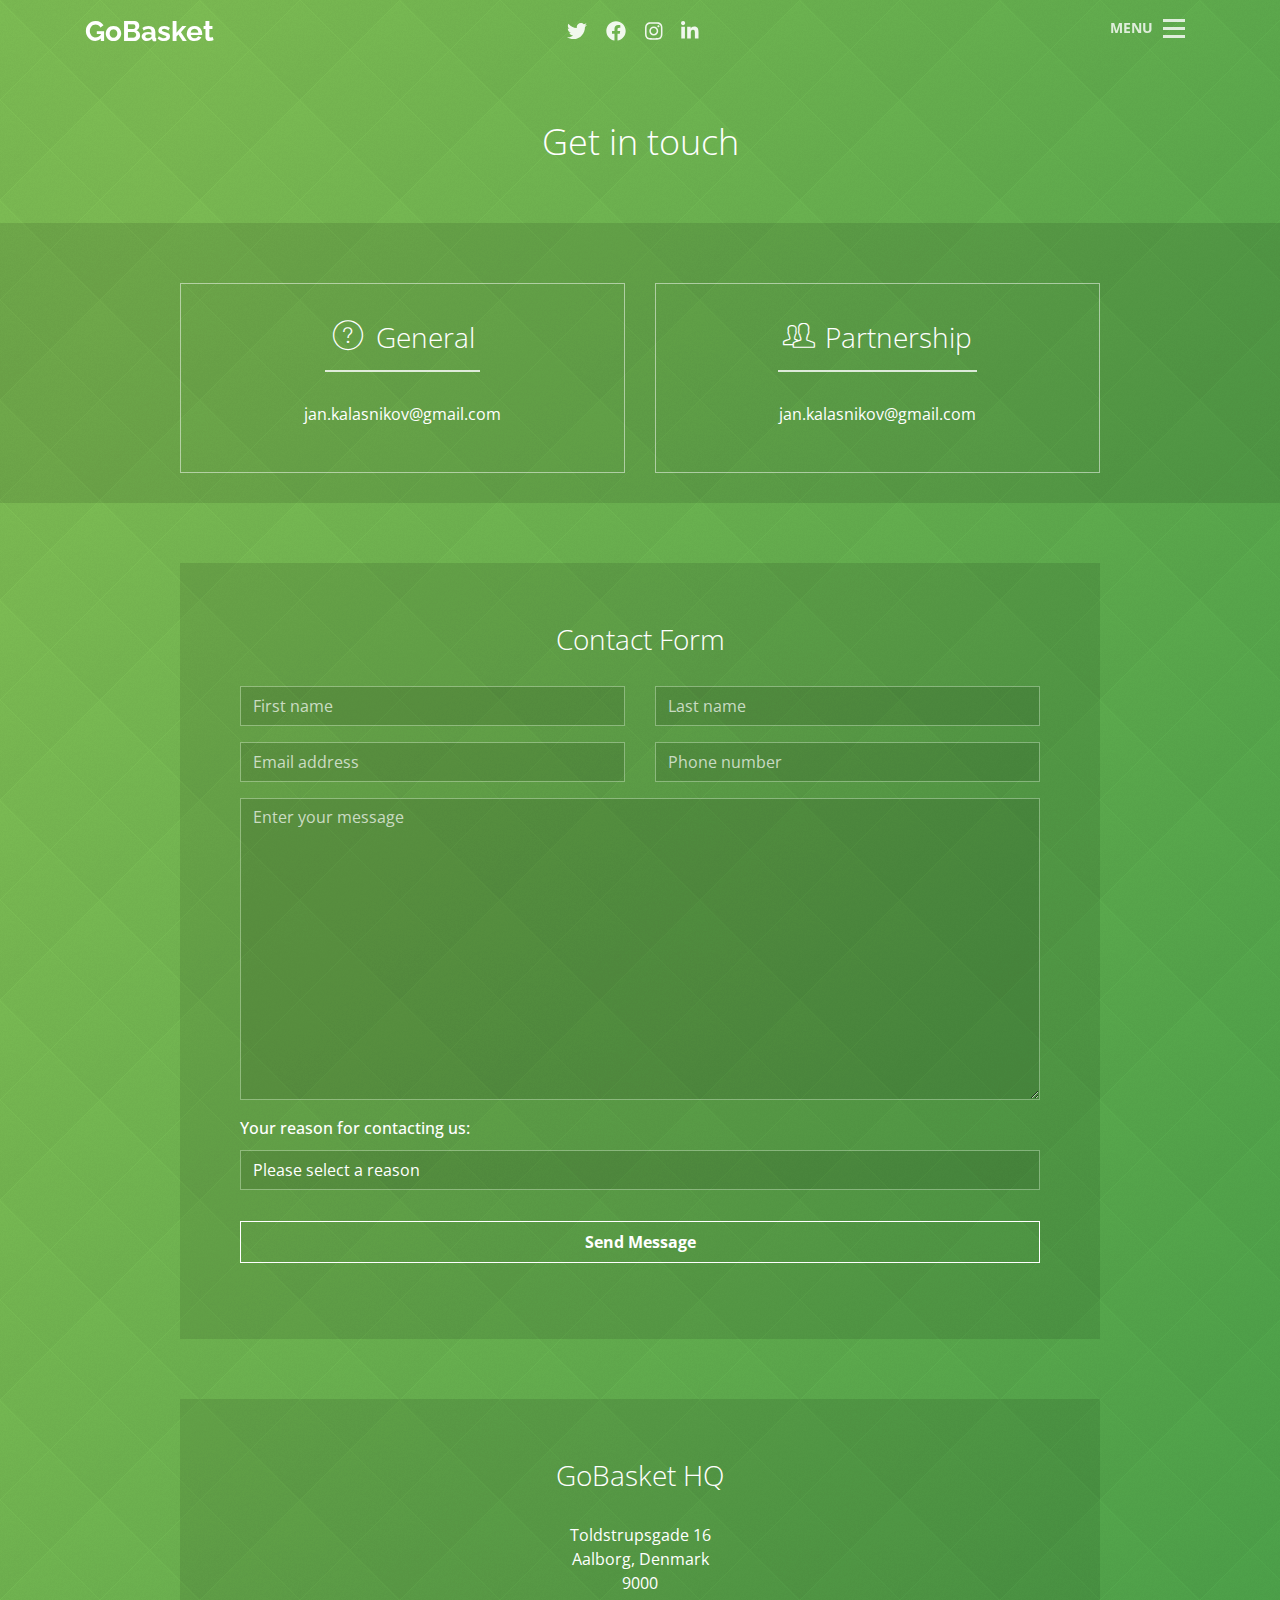
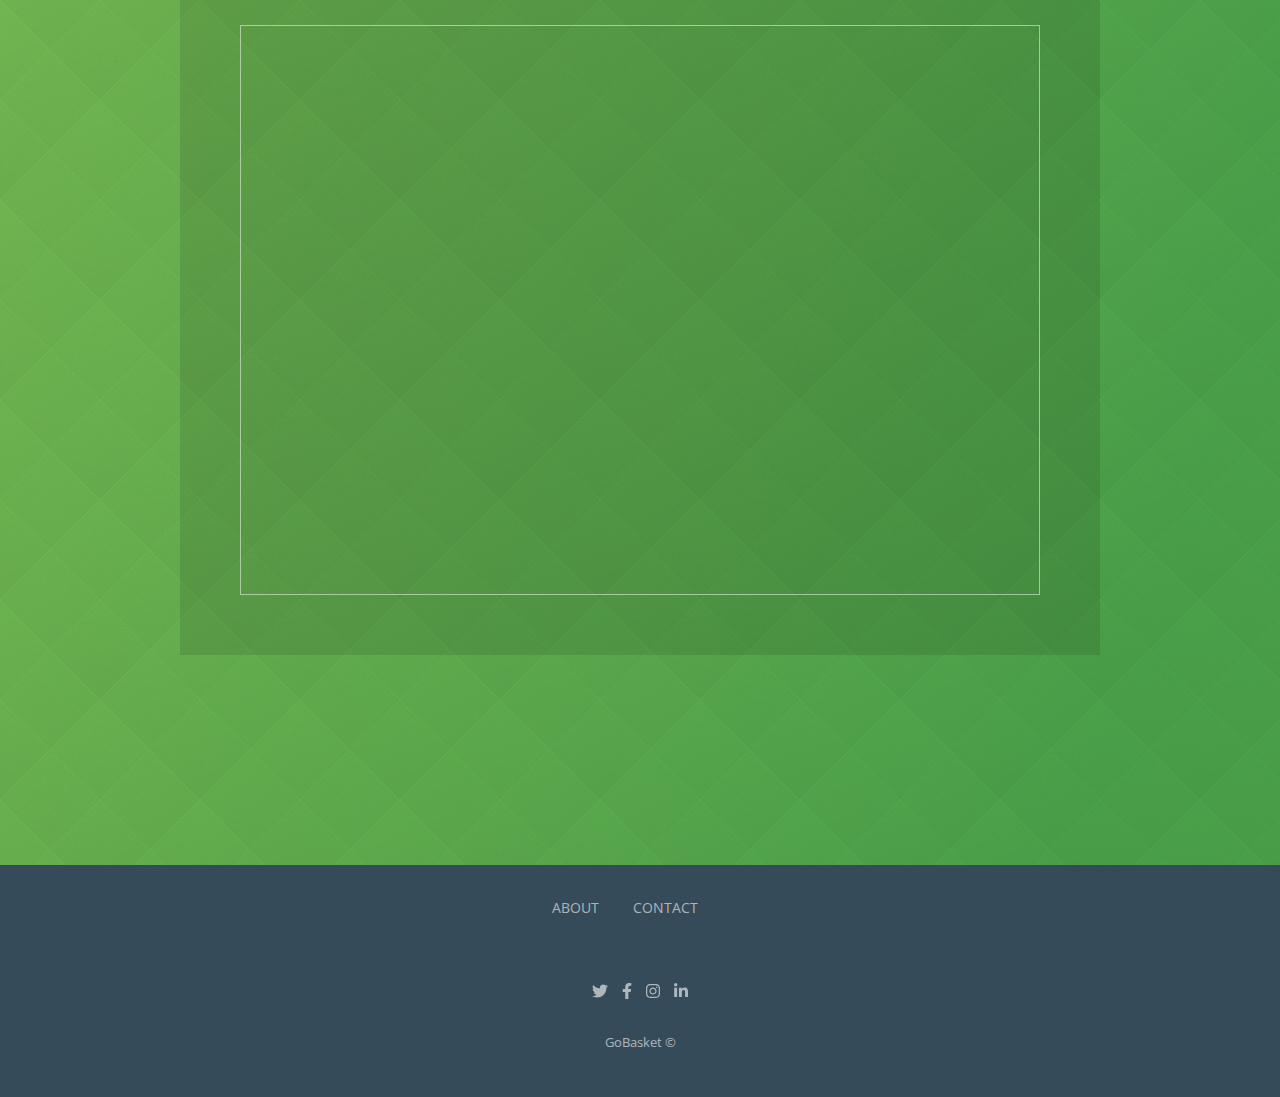
<file: atom-v4.1/atom-theme-bs4/contact.html>
<!DOCTYPE html>
<html lang="en">
<head>
    <title>GoBasket - Contact us</title>
    <!-- Meta -->
    <!-- Global site tag (gtag.js) - Google Analytics -->
    <script async src="https://www.googletagmanager.com/gtag/js?id=UA-136781947-2"></script>
    <script>
        window.dataLayer = window.dataLayer || [];
        function gtag(){dataLayer.push(arguments);}
        gtag('js', new Date());

        gtag('config', 'UA-136781947-2');
    </script>
    <!-- Global site tag (gtag.js) - Google Analytics -->
    <meta charset="utf-8">
    <meta http-equiv="X-UA-Compatible" content="IE=edge">
    <meta name="viewport" content="width=device-width, initial-scale=1.0">
    <meta name="description" content="">
    <meta name="author" content="">    
    <link rel="shortcut icon" href="favicon.ico">  
    <link href='https://fonts.googleapis.com/css?family=Open+Sans:300italic,400italic,600italic,700italic,800italic,400,300,600,700,800' rel='stylesheet' type='text/css'>
    <link href='https://fonts.googleapis.com/css?family=Raleway:400,500,300,600,900,800,700,200,100' rel='stylesheet' type='text/css'>
    <!-- FontAwesome JS -->
    <script defer src="assets/fontawesome/js/all.js"></script>
    <!-- Global CSS -->
    <link rel="stylesheet" href="assets/plugins/bootstrap/css/bootstrap.min.css">   
    <!-- Plugins CSS -->
    <link rel="stylesheet" href="assets/plugins/pe-icon-7-stroke/css/pe-icon-7-stroke.css">
    <link rel="stylesheet" href="assets/plugins/pe-icon-7-stroke/css/helper.css">
    <link rel="stylesheet" href="assets/plugins/owl-carousel/assets/owl.carousel.min.css">
    <link rel="stylesheet" href="assets/plugins/owl-carousel/assets/owl.theme.default.min.css">       
    <link rel="stylesheet" href="assets/plugins/fullPage.js/jquery.fullpage.css">
    
    <!-- Theme CSS -->
    <link id="theme-style" rel="stylesheet" href="assets/css/theme.css">

</head>  

<body class="contact-page">    
    <nav id="myNavmenu" class="navbar navmenu text-center d-block" role="navigation">
	    <a href="#" id="navmenu-close" class="navmenu-close">&times;</a>
        <ul class="list-unstyled menu-links">
            <li class="nav-item"><a href="index.html">Home</a></li>
            <li class="nav-item"><a href="about.html">About</a></li>
            <li class="nav-item active"><a href="contact.html">Contact</a></li>
            <!--            <li class="nav-item"><a href="press.html">Press</a></li>
                        <li class="nav-item"><a href="pricing.html">Pricing</a></li>
                        <li class="nav-item"><a href="faqs.html">FAQs</a></li>
                        <li class="nav-item"><a href="jobs.html">Jobs</a></li>
                        <li class="nav-item"><a href="job-single.html">Job Single</a></li>
                        <li class="nav-item"><a href="blog.html">Blog</a></li>
                        <li class="nav-item"><a href="blog-post.html">Blog Post</a></li>
                        <li class="nav-item last"><a href="404.html">404</a></li>-->
            <!--<li class="nav-item dropdown">
                <a class="dropdown-toggle" data-toggle="dropdown" href="#">Options<i class="fas fa-angle-down"></i></a>
                <ul class="dropdown-menu">
                    <li><a href="index.html">iPhone X <span class="badge badge-success">NEW</span></a></li>
                    <li><a href="index-iphone-1.html">iPhone (Gold)</a></li>
                    <li><a href="index-iphone-2.html">iPhone (Black)</a></li>
                    <li><a href="index-android.html">Android</a></li>                   
                </ul>                            
            </li>&lt;!&ndash;//dropdown&ndash;&gt; -->
        </ul>
        <ul class="social-icons list-inline">
            <li class="list-inline-item"><a href="#"><i class="fab fa-twitter"></i></a></li>
            <li class="list-inline-item"><a href="https://www.facebook.com/GoBasket-100174794795242/"><i class="fab fa-facebook-f"></i></a></li>
            <li class="list-inline-item"><a href="#"><i class="fab fa-instagram"></i></a></li>
            <li class="list-inline-item"><a href="#"><i class="fab fa-linkedin-in"></i></a></li>                    
        </ul> 
        
        <ul class="list-unstyled download-buttons">
            <li class="app-store"><a href="#"><img class="img-fluid d-block" src="assets/images/buttons/btn-app-store.png" alt="Download from App Store" /></a></li>
            <li class="google-play"><a href="#"><img class="img-fluid d-block" src="assets/images/buttons/btn-google-play.png" alt="Download from Google Play" /></a></li>
            <li class="windows-store"><a href="#"><img class="img-fluid d-block" src="assets/images/buttons/btn-windows-store.png" alt="Download from Windows Phone Store" /></a></li>
        </ul><!--//list-unstyled-->
        
    </nav>  
    
    <div class="canvas-wrapper" id="canvas-wrapper">
        <!-- ******HEADER****** --> 
        <header id="header" class="header fixed-top">  
            <div class="container">
                <h1 class="logo">
                    <a href="index.html">GoBasket</a>
                </h1><!--//logo-->
                <div class="social-container text-center">
                    <ul class="social-icons list-inline">
                        <li class="list-inline-item"><a href="#"><i class="fab fa-twitter"></i></a></li>
                        <li class="list-inline-item"><a href="https://www.facebook.com/GoBasket-100174794795242/"><i class="fab fa-facebook"></i></a></li>
                        <li class="list-inline-item"><a href="#"><i class="fab fa-instagram"></i></a></li>
                        <li class="list-inline-item"><a href="#"><i class="fab fa-linkedin-in"></i></a></li>                    
                    </ul> 
                </div>            
                
                <div class="navbar-wrapper">
                  <span class="navbar-label">MENU</span>
                  <button type="button" class="navbar-toggle navmenu-hide" id="navbar-toggle">
                    <span class="icon-bar"></span>
                    <span class="icon-bar"></span>
                    <span class="icon-bar"></span>
                  </button>
                </div><!--//navbar -->
            </div><!--//container-->
        </header><!--//header-->   
        
        <article class="contact article gradient-9">
            <div class="header-wrapper container text-center">                
                <h2 class="title">Get in touch</h2>
            </div><!--//container-->
            <section id="contact-methods" class="contact-methods text-center">
                <div class="contact-methods-inner container">
                    <div class="row">
                        <div class="general item col-lg-5 col-md-6 col-12 ml-md-auto">
                            <div class="item-inner">
                                <h2 class="subtitle"><span class="pe-icon pe-7s-help1"></span>General</h2>
                                <ul class="list-unstyled">
                                    <li><a href="#">jan.kalasnikov@gmail.com</a></li>
                                </ul>
                            </div><!--//inner-->
                        </div><!--//general-->
<!--                        <div class="support item col-lg-5 col-md-6 col-12 mr-md-auto">
                            <div class="item-inner">
                                <h2 class="subtitle"><span class="pe-icon pe-7s-help2"></span>Support</h2>
                                <ul class="list-unstyled">
                                    <li><a href="#">support@yourappsite.com</a></li>
                                </ul>
                            </div>&lt;!&ndash;//inner&ndash;&gt;
                        </div>&lt;!&ndash;//support&ndash;&gt;
                        <div class="press item col-lg-5 col-md-6 col-12 ml-md-auto">
                            <div class="item-inner">
                                <h2 class="subtitle"><span class="pe-icon pe-7s-speaker"></span>Press</h2>
                                <ul class="list-unstyled">
                                    <li><a href="#">press@yourappsite.com</a></li>
                                </ul>
                            </div>&lt;!&ndash;//inner&ndash;&gt;
                        </div>&lt;!&ndash;//press&ndash;&gt;-->
                        <div class="partnership item col-lg-5 col-md-6 col-12 mr-md-auto">
                            <div class="item-inner">
                                <h2 class="subtitle"><span class="pe-icon pe-7s-users"></span>Partnership</h2>
                                <ul class="list-unstyled">
                                    <li><a href="#">jan.kalasnikov@gmail.com</a></li>
                                </ul>
                            </div><!--//inner-->
                        </div><!--//press-->
                    </div><!--//row-->
                </div><!--//contact-methods-inner-->
            </section><!--//contact-methods-->
            <section class="form-section text-center">    
                <div class="section-inner container" >             
                    <div class="row">         
                        <div class="form-container col-lg-10 col-12 ml-lg-auto mr-lg-auto">
                            <form id="contact-form" class="contact-form form" method="post" action="#">                                                                          
                                <div class="contact-form-inner">
                                    <h3 class="subtitle">Contact Form</h3> 
                                    <div class="row">                                                                                       
                                        <div class="col-md-6 col-12 form-group">
                                            <label class="sr-only" for="cname-first">First Name</label>
                                            <input type="text" class="form-control" id="cname-first" name="firstname" placeholder="First name" minlength="2" required>
                                        </div>                    
                                        <div class="col-md-6 col-12 form-group">
                                            <label class="sr-only" for="cname-last">Last Name</label>
                                            <input type="text" class="form-control" id="cname-last" name="lastname" placeholder="Last name" minlength="2" required>
                                        </div>                   
                                        <div class="col-md-6 col-12 form-group">
                                            <label class="sr-only" for="cemail">Email address</label>
                                            <input type="email" class="form-control" id="cemail" name="email" placeholder="Email address" required>
                                        </div>
                                        <div class="col-md-6 col-12 form-group">
                                            <label class="sr-only" for="cnumber">Contact number</label>
                                            <input type="tel" class="form-control" id="cnumber" name="number" placeholder="Phone number" minlength="2" required>
                                        </div>  
                                        <div class="col-12 form-group">
                                            <label class="sr-only" for="cmessage">Your message</label>
                                            <textarea class="form-control" id="cmessage" name="message" placeholder="Enter your message" rows="12" required></textarea>
                                        </div>
                                        <div class="col-12 form-group">
                                            <label class="reason-label" for="reason">Your reason for contacting us:</label>
                                            <select id="reason" name="reason" class="form-control" required>
                                                <option value="">Please select a reason</option>
                                                <option value="general">General inquiry</option>
                                                <option value="support">Support</option>
                                                <option value="press">Press inquiry</option>
                                                <option value="partnership">Partnership inquiry</option>
                                            </select>
                                        </div>
                                         <div class="col-12 form-group">
                                            <button type="submit" class="btn btn-block btn-cta btn-cta-primary">Send Message</button>
                                        </div>                           
                                    </div><!--//row-->
                                </div>                            
                                <div id="form-messages"></div>
                            </form><!--//contact-form-->
                        </div><!--//form-container-->
                    </div><!--//row-->
                </div><!--//section-inner-->
            </section><!--//promo-section-->    
            <section class="map-section text-center">
                <div class="section-inner container" > 
                    <div class="row">
                        <div class="gmap-wrapper col-lg-10 col-12 ml-lg-auto mr-lg-auto">
                            <div class="gmap-wrapper-inner">
                                <h3 class="subtitle">GoBasket HQ</h3>
                                <p class="address">                          
                                    <span class="road">Toldstrupsgade 16 </span><br>
                                    <span class="country">Aalborg, Denmark</span><br>
                                    <span class="postal-code">9000</span><br>
                                </p>         
                                <div class="gmap-box">   
                                    <div class="gmap-box-inner">            
                                    <!--//You need to embed your own google map below-->
                                    <!--//Ref: https://support.google.com/maps/answer/144361?co=GENIE.Platform%3DDesktop&hl=en -->
                                        <iframe src="https://www.google.com/maps/embed?pb=!1m18!1m12!1m3!1d2170.4887691382633!2d9.924866815761318!3d57.043173999200825!2m3!1f0!2f0!3f0!3m2!1i1024!2i768!4f13.1!3m3!1m2!1s0x464932edbae2be09%3A0xdd3a743ab47222b1!2sToldstrupsgade%2016%2C%209000%20Aalborg!5e0!3m2!1sen!2sdk!4v1574284300630!5m2!1sen!2sdk" width="600" height="450" frameborder="0" style="border:0;" allowfullscreen=""></iframe>                                    </div><!--//gmap-box-inner-->
                                </div><!--//gmap-box-->
                            </div><!--//gmap-wrapper-inner-->
                        </div><!--//gmap-wrapper-->
                    </div><!--//row-->
                </div><!--//section-inner-->
            </section><!--//location-container-->
        </article><!--//article-->    
            
        <!-- ******FOOTER****** --> 
        <footer class="footer">
            <div class="container text-center">
                <nav class="links">
                    <ul class="list-inline">
                        <li class="list-inline-item"><a href="about.html">About</a></li>
<!--                        <li class="list-inline-item"><a href="press.html">Press</a></li>
                        <li class="list-inline-item"><a href="pricing.html">Pricing</a></li>
                        <li class="list-inline-item"><a href="faqs.html">FAQs</a></li>
                        <li class="list-inline-item"><a href="jobs.html">Jobs</a></li>
                        <li class="list-inline-item"><a href="blog.html">Blog</a></li>-->
                        <li class="list-inline-item"><a href="contact.html">Contact</a></li>
                    </ul>                    
                </nav>
                <ul class="social-icons list-inline">
                    <li class="list-inline-item"><a href="#"><i class="fab fa-twitter"></i></a></li>
                    <li class="list-inline-item"><a href="https://www.facebook.com/GoBasket-100174794795242/"><i class="fab fa-facebook-f"></i></a></li>
                    <li class="list-inline-item"><a href="#"><i class="fab fa-instagram"></i></a></li>
                    <li class="list-inline-item last"><a href="#"><i class="fab fa-linkedin-in"></i></a></li>                    
                </ul>
                <!--<ul class="links legal-links list-inline">
                    <li class="list-inline-item"><a href="#">Privacy</a></li>
                    <li class="last list-inline-item"><a href="#">Terms</a></li>
                </ul>&lt;!&ndash;//legal-links&ndash;&gt;-->
                <small class="copyright">GoBasket &copy; <a href="http://themes.3rdwavemedia.com/"></a></small>
                
            </div><!--//container-->
        </footer><!--//footer-->
    </div><!--//canvas-wrapper-->
     
    <!-- Main Javascript -->          
    <script type="text/javascript" src="assets/plugins/jquery-3.4.1.min.js"></script>
    <script type="text/javascript" src="assets/plugins/popper.min.js"></script> 
    <script type="text/javascript" src="assets/plugins/bootstrap/js/bootstrap.min.js"></script>                                                        
    <script type="text/javascript" src="assets/js/main.js"></script>
    
    <!-- Match height-->
    <script type="text/javascript" src="assets/plugins/jquery-match-height/jquery.matchHeight-min.js"></script>
    <script type="text/javascript" src="assets/js/match-height-custom.js"></script> 
    
    <!-- Form Validation -->
    <script type="text/javascript" src="assets/plugins/jquery.validate.min.js"></script> 
    <script type="text/javascript" src="assets/js/form-validation-custom.js"></script> 
    
</body>
</html>
</file>
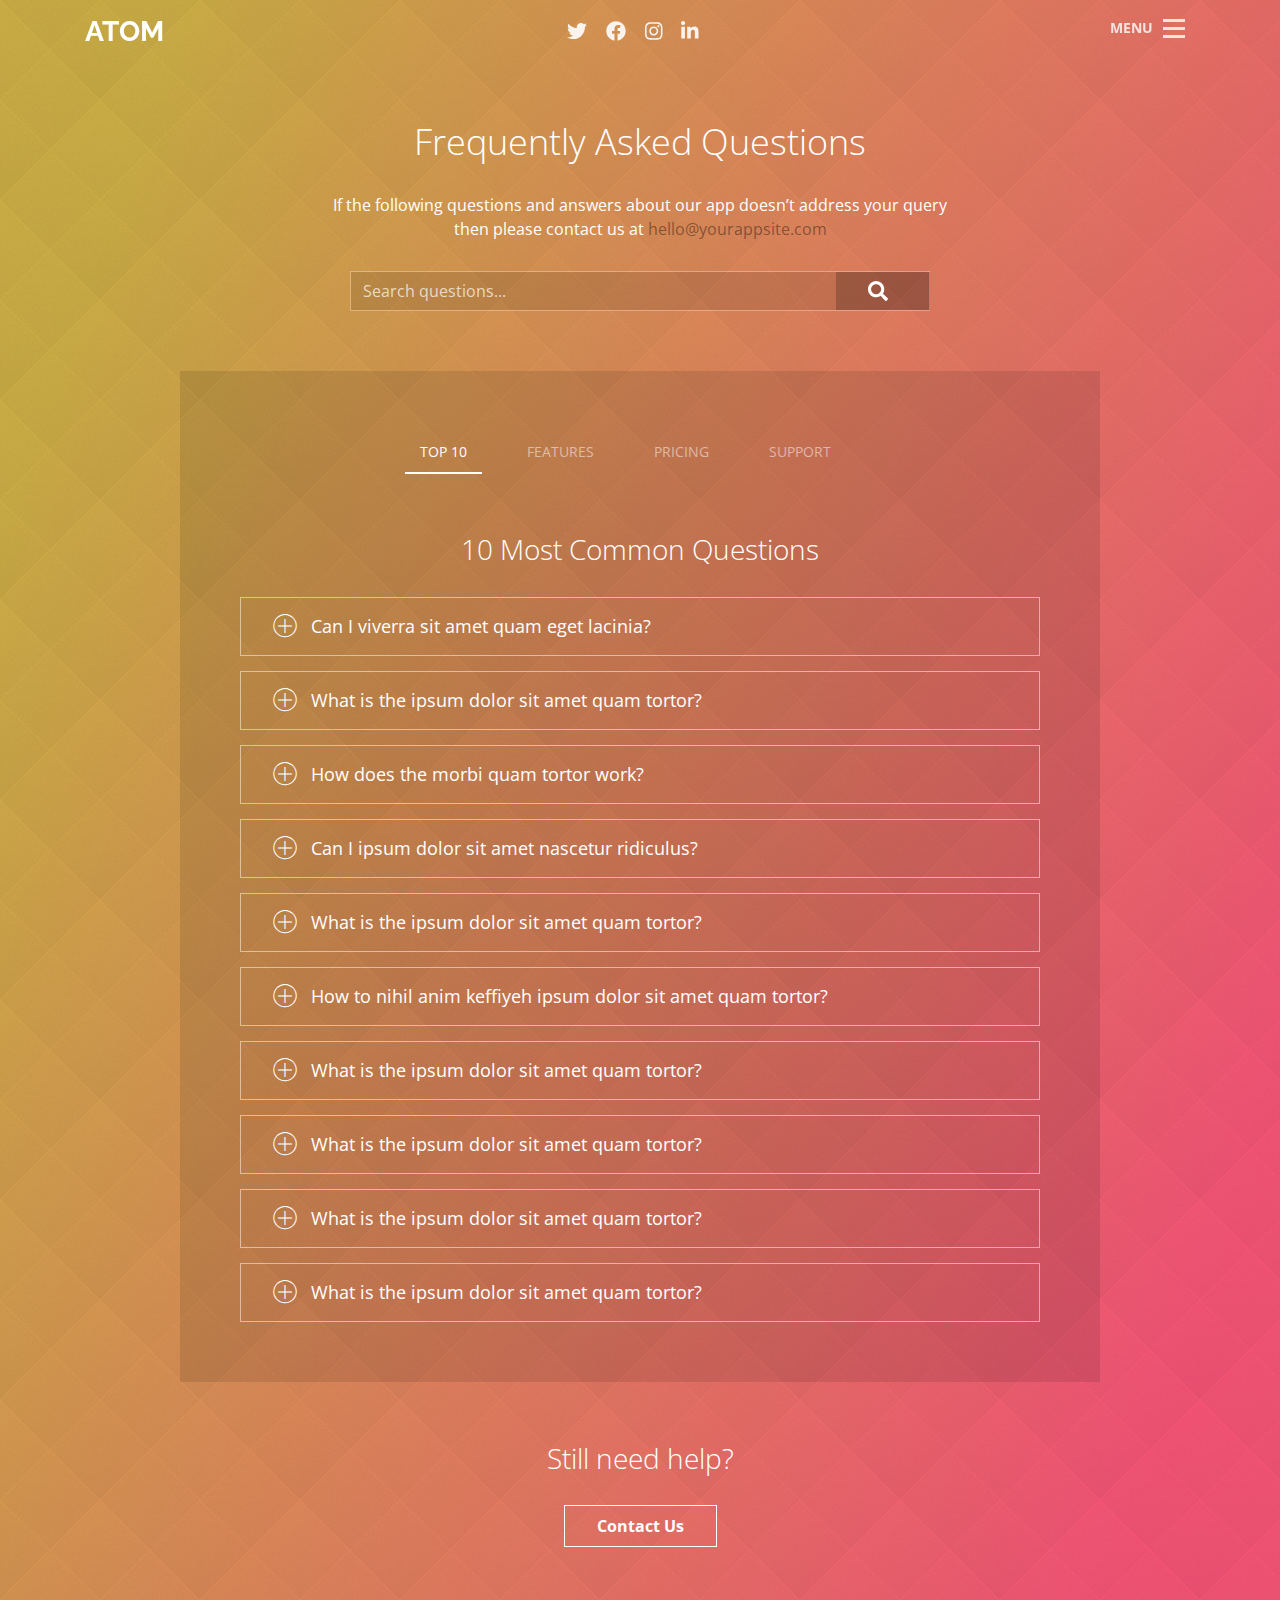
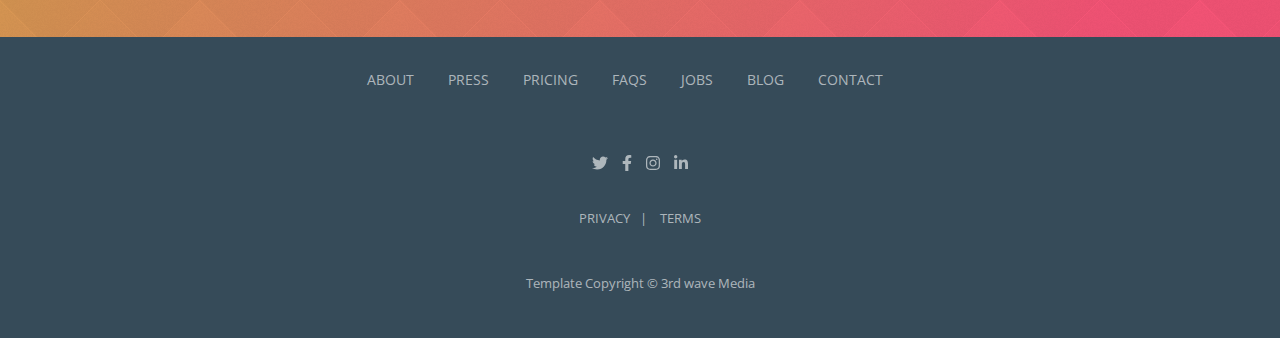
<file: atom-v4.1/atom-theme-bs4/faqs.html>
<!DOCTYPE html>
<html lang="en">
    <head>
        <title>Atom - Responsive Bootstrap template for marketing mobile apps</title>
        <!-- Meta -->
        <meta charset="utf-8">
        <meta http-equiv="X-UA-Compatible" content="IE=edge">
        <meta name="viewport" content="width=device-width, initial-scale=1.0">
        <meta name="description" content="">
        <meta name="author" content="">
        <link rel="shortcut icon" href="favicon.ico">
        <link href='https://fonts.googleapis.com/css?family=Open+Sans:300italic,400italic,600italic,700italic,800italic,400,300,600,700,800' rel='stylesheet' type='text/css'>
        <link href='https://fonts.googleapis.com/css?family=Raleway:400,500,300,600,900,800,700,200,100' rel='stylesheet' type='text/css'>
        <!-- FontAwesome JS -->
        <script defer src="assets/fontawesome/js/all.js"></script>
        <!-- Global CSS -->
        <link rel="stylesheet" href="assets/plugins/bootstrap/css/bootstrap.min.css">
        <!-- Plugins CSS -->    
        <link rel="stylesheet" href="assets/plugins/pe-icon-7-stroke/css/pe-icon-7-stroke.css">
        <link rel="stylesheet" href="assets/plugins/pe-icon-7-stroke/css/helper.css">
        <link rel="stylesheet" href="assets/plugins/owl-carousel/assets/owl.carousel.min.css">
        <link rel="stylesheet" href="assets/plugins/owl-carousel/assets/owl.theme.default.min.css">
        <link rel="stylesheet" href="assets/plugins/fullPage.js/jquery.fullpage.css">
        <!-- Theme CSS -->
        <link id="theme-style" rel="stylesheet" href="assets/css/theme.css">
    </head>
    <body class="faqs-page">
        <nav id="myNavmenu" class="navbar navmenu text-center d-block" role="navigation">
            <a href="#" id="navmenu-close" class="navmenu-close">&times;</a>
            <ul class="list-unstyled menu-links">
                <li class="nav-item"><a href="index.html">Home</a></li>
                <li class="nav-item"><a href="about.html">About</a></li>
                <li class="nav-item"><a href="press.html">Press</a></li>
                <li class="nav-item"><a href="pricing.html">Pricing</a></li>
                <li class="nav-item active"><a href="faqs.html">FAQs</a></li>
                <li class="nav-item"><a href="jobs.html">Jobs</a></li>
                <li class="nav-item"><a href="job-single.html">Job Single</a></li>
                <li class="nav-item"><a href="blog.html">Blog</a></li>
                <li class="nav-item"><a href="blog-post.html">Blog Post</a></li>
                <li class="nav-item"><a href="contact.html">Contact</a></li>
                <li class="nav-item last"><a href="404.html">404</a></li>
                <li class="nav-item dropdown">
                    <a class="dropdown-toggle" data-toggle="dropdown" href="#">Options<i class="fas fa-angle-down"></i></a>
                    <ul class="dropdown-menu">
                        <li><a href="index.html">iPhone X <span class="badge badge-success">NEW</span></a></li>
                        <li><a href="index-iphone-1.html">iPhone (Gold)</a></li>
                        <li><a href="index-iphone-2.html">iPhone (Black)</a></li>
                        <li><a href="index-android.html">Android</a></li>
                    </ul>
                </li>
                <!--//dropdown--> 
            </ul>
            <ul class="social-icons list-inline">
                <li class="list-inline-item"><a href="https://twitter.com/3rdwave_themes"><i class="fab fa-twitter"></i></a></li>
                <li class="list-inline-item"><a href="https://www.facebook.com/3rdwavethemes"><i class="fab fa-facebook-f"></i></a></li>
                <li class="list-inline-item"><a href="https://www.facebook.com/3rdwavethemes"><i class="fab fa-instagram"></i></a></li>
                <li class="list-inline-item"><a href="#"><i class="fab fa-linkedin-in"></i></a></li>
            </ul>
            <ul class="list-unstyled download-buttons">
                <li class="app-store"><a href="#"><img class="img-fluid d-block" src="assets/images/buttons/btn-app-store.png" alt="Download from App Store" /></a></li>
                <li class="google-play"><a href="#"><img class="img-fluid d-block" src="assets/images/buttons/btn-google-play.png" alt="Download from Google Play" /></a></li>
                <li class="windows-store"><a href="#"><img class="img-fluid d-block" src="assets/images/buttons/btn-windows-store.png" alt="Download from Windows Phone Store" /></a></li>
            </ul>
            <!--//list-unstyled-->
        </nav>
        <div class="canvas-wrapper" id="canvas-wrapper">
            <!-- ******HEADER****** --> 
            <header id="header" class="header fixed-top">
                <div class="container">
                    <h1 class="logo">
                        <a href="index.html">ATOM</a>
                    </h1>
                    <!--//logo-->
                    <div class="social-container text-center">
                        <ul class="social-icons list-inline">
                            <li class="list-inline-item"><a href="https://twitter.com/3rdwave_themes"><i class="fab fa-twitter"></i></a></li>
                            <li class="list-inline-item"><a href="https://www.facebook.com/3rdwavethemes"><i class="fab fa-facebook"></i></a></li>
                            <li class="list-inline-item"><a href="https://www.facebook.com/3rdwavethemes"><i class="fab fa-instagram"></i></a></li>
                            <li class="list-inline-item"><a href="#"><i class="fab fa-linkedin-in"></i></a></li>
                        </ul>
                    </div>
                    <div class="navbar-wrapper">
                        <span class="navbar-label">MENU</span>
                        <button type="button" class="navbar-toggle navmenu-hide" id="navbar-toggle">
                        <span class="icon-bar"></span>
                        <span class="icon-bar"></span>
                        <span class="icon-bar"></span>
                        </button>
                    </div>
                    <!--//navbar -->
                </div>
                <!--//container-->
            </header>
            <!--//header-->   
            <article class="faqs article gradient-4">
                <div class="container text-center">
                    <div class="row">
                        <div class="col-lg-10 col-12 mr-lg-auto ml-lg-auto">
                            <h2 class="title">Frequently Asked Questions</h2>
                            <p class="intro">If the following questions and answers about our app doesn’t address your query <br />then please contact us at <a href="#">hello@yourappsite.com</a></p>
                            <section class="search-section">
                                <form class="searchbox">
                                    <label class="sr-only" for="search-form">Search</label>
                                    <div class="form-group">
                                        <input id="search-form" name="search-form" type="text" class="form-control" placeholder="Search questions...">
                                        <button type="submit" class="btn btn-cta btn-cta-primary"><i class="fas fa-search"></i></button>
                                    </div>
                                </form>
                            </section>
                            <!--//search-section-->
                            <section class="faqs-section text-center">
                                <div class="faqs-tabbed tabpanel">
                                    <!-- Nav tabs -->
                                    <ul class="nav nav-tabs justify-content-center" role="tablist">
                                        <li class="nav-item"><a class="nav-link active" href="#cat1" aria-controls="cat1" role="tab" data-toggle="tab">Top 10</a></li>
                                        <li class="nav-item"><a class="nav-link" href="#cat2" aria-controls="cat2" role="tab" data-toggle="tab">Features</a></li>
                                        <li class="nav-item"><a class="nav-link" href="#cat3" aria-controls="cat3" role="tab" data-toggle="tab">Pricing</a></li>
                                        <li class="nav-item" class="last"><a class="nav-link" href="#cat4" aria-controls="cat4" role="tab" data-toggle="tab">Support</a></li>
                                    </ul>
                                    <!--//nav-->                            
                                    <!-- Tab panes -->
                                    <div id="accordion" class="tab-content text-left">
                                        <div role="tabpanel" class="tab-pane-1 tab-pane fade show active" id="cat1">
                                            <h3 class="subtitle text-center">10 Most Common Questions</h3>
                                            <div class="card">
                                                <div class="card-header">
                                                    <h4 class="card-title"><a data-parent="#accordion"
                                                        data-toggle="collapse" class="card-toggle" href="#faq1-1"><span class="pe-icon pe-7s-plus"></span>Can I viverra sit amet quam eget lacinia?</a></h4>
                                                </div>
                                                <div class="panel-collapse  collapse" id="faq1-1">
                                                    <div class="card-body">
                                                        Anim pariatur cliche reprehenderit, enim eiusmod high life
                                                        accusamus terry richardson ad squid. 3 wolf moon officia
                                                        aute, non cupidatat skateboard dolor brunch. Food truck
                                                        quinoa nesciunt laborum eiusmod. Brunch 3 wolf moon tempor,
                                                        sunt aliqua put a bird on it squid single-origin coffee
                                                        nulla assumenda shoreditch et. Nihil anim keffiyeh
                                                        helvetica, craft beer labore wes anderson cred nesciunt
                                                        sapiente ea proident. Ad vegan excepteur butcher vice lomo.
                                                        Leggings occaecat craft beer farm-to-table, raw denim
                                                        aesthetic synth nesciunt you probably haven't heard of them
                                                        accusamus labore sustainable VHS.
                                                    </div>
                                                </div>
                                            </div>
                                            <!--//card-->
                                            <div class="card">
                                                <div class="card-header">
                                                    <h4 class="card-title"><a data-parent="#accordion"
                                                        data-toggle="collapse" class="card-toggle" href="#faq1-2"><span class="pe-icon pe-7s-plus"></span>What is the ipsum dolor sit amet quam tortor?</a></h4>
                                                </div>
                                                <div class="card-collapse collapse" id="faq1-2">
                                                    <div class="card-body">
                                                        Anim pariatur cliche reprehenderit, enim eiusmod high life
                                                        accusamus terry richardson ad squid. 3 wolf moon officia
                                                        aute, non cupidatat skateboard dolor brunch. Food truck
                                                        quinoa nesciunt laborum eiusmod. Brunch 3 wolf moon tempor,
                                                        sunt aliqua put a bird on it squid single-origin coffee
                                                        nulla assumenda shoreditch et. Nihil anim keffiyeh
                                                        helvetica, craft beer labore wes anderson cred nesciunt
                                                        sapiente ea proident. Ad vegan excepteur butcher vice lomo.
                                                        Leggings occaecat craft beer farm-to-table, raw denim
                                                        aesthetic synth nesciunt you probably haven't heard of them
                                                        accusamus labore sustainable VHS.
                                                    </div>
                                                </div>
                                            </div>
                                            <!--//card-->
                                            <div class="card">
                                                <div class="card-header">
                                                    <h4 class="card-title"><a data-parent="#accordion"
                                                        data-toggle="collapse" class="card-toggle" href="#faq1-3"><span class="pe-icon pe-7s-plus"></span>How does the morbi quam tortor work?</a></h4>
                                                </div>
                                                <div class="card-collapse collapse" id="faq1-3">
                                                    <div class="card-body">
                                                        Anim pariatur cliche reprehenderit, enim eiusmod high life
                                                        accusamus terry richardson ad squid. 3 wolf moon officia
                                                        aute, non cupidatat skateboard dolor brunch. Food truck
                                                        quinoa nesciunt laborum eiusmod. Brunch 3 wolf moon tempor,
                                                        sunt aliqua put a bird on it squid single-origin coffee
                                                        nulla assumenda shoreditch et. Nihil anim keffiyeh
                                                        helvetica, craft beer labore wes anderson cred nesciunt
                                                        sapiente ea proident. Ad vegan excepteur butcher vice lomo.
                                                        Leggings occaecat craft beer farm-to-table, raw denim
                                                        aesthetic synth nesciunt you probably haven't heard of them
                                                        accusamus labore sustainable VHS.
                                                    </div>
                                                </div>
                                            </div>
                                            <!--//card-->
                                            <div class="card">
                                                <div class="card-header">
                                                    <h4 class="card-title"><a data-parent="#accordion"
                                                        data-toggle="collapse" class="card-toggle" href="#faq1-4"><span class="pe-icon pe-7s-plus"></span>Can I ipsum dolor sit amet nascetur ridiculus?</a></h4>
                                                </div>
                                                <div class="card-collapse collapse" id="faq1-4">
                                                    <div class="card-body">
                                                        Anim pariatur cliche reprehenderit, enim eiusmod high life
                                                        accusamus terry richardson ad squid. 3 wolf moon officia
                                                        aute, non cupidatat skateboard dolor brunch. Food truck
                                                        quinoa nesciunt laborum eiusmod. Brunch 3 wolf moon tempor,
                                                        sunt aliqua put a bird on it squid single-origin coffee
                                                        nulla assumenda shoreditch et. Nihil anim keffiyeh
                                                        helvetica, craft beer labore wes anderson cred nesciunt
                                                        sapiente ea proident. Ad vegan excepteur butcher vice lomo.
                                                        Leggings occaecat craft beer farm-to-table, raw denim
                                                        aesthetic synth nesciunt you probably haven't heard of them
                                                        accusamus labore sustainable VHS.
                                                    </div>
                                                </div>
                                            </div>
                                            <!--//card--> 
                                            <div class="card">
                                                <div class="card-header">
                                                    <h4 class="card-title"><a data-parent="#accordion"
                                                        data-toggle="collapse" class="card-toggle" href="#faq1-5"><span class="pe-icon pe-7s-plus"></span>What is the ipsum dolor sit amet quam tortor?</a></h4>
                                                </div>
                                                <div class="card-collapse collapse" id="faq1-5">
                                                    <div class="card-body">
                                                        Anim pariatur cliche reprehenderit, enim eiusmod high life
                                                        accusamus terry richardson ad squid. 3 wolf moon officia
                                                        aute, non cupidatat skateboard dolor brunch. Food truck
                                                        quinoa nesciunt laborum eiusmod. Brunch 3 wolf moon tempor,
                                                        sunt aliqua put a bird on it squid single-origin coffee
                                                        nulla assumenda shoreditch et. Nihil anim keffiyeh
                                                        helvetica, craft beer labore wes anderson cred nesciunt
                                                        sapiente ea proident. Ad vegan excepteur butcher vice lomo.
                                                        Leggings occaecat craft beer farm-to-table, raw denim
                                                        aesthetic synth nesciunt you probably haven't heard of them
                                                        accusamus labore sustainable VHS.
                                                    </div>
                                                </div>
                                            </div>
                                            <!--//card-->
                                            <div class="card">
                                                <div class="card-header">
                                                    <h4 class="card-title"><a data-parent="#accordion"
                                                        data-toggle="collapse" class="card-toggle" href="#faq1-6"><span class="pe-icon pe-7s-plus"></span>How to nihil anim keffiyeh
                                                        ipsum dolor sit amet quam tortor?</a>
                                                    </h4>
                                                </div>
                                                <div class="card-collapse collapse" id="faq1-6">
                                                    <div class="card-body">
                                                        Anim pariatur cliche reprehenderit, enim eiusmod high life
                                                        accusamus terry richardson ad squid. 3 wolf moon officia
                                                        aute, non cupidatat skateboard dolor brunch. Food truck
                                                        quinoa nesciunt laborum eiusmod. Brunch 3 wolf moon tempor,
                                                        sunt aliqua put a bird on it squid single-origin coffee
                                                        nulla assumenda shoreditch et. Nihil anim keffiyeh
                                                        helvetica, craft beer labore wes anderson cred nesciunt
                                                        sapiente ea proident. Ad vegan excepteur butcher vice lomo.
                                                        Leggings occaecat craft beer farm-to-table, raw denim
                                                        aesthetic synth nesciunt you probably haven't heard of them
                                                        accusamus labore sustainable VHS.
                                                    </div>
                                                </div>
                                            </div>
                                            <!--//card-->
                                            <div class="card">
                                                <div class="card-header">
                                                    <h4 class="card-title"><a data-parent="#accordion"
                                                        data-toggle="collapse" class="card-toggle" href="#faq1-7"><span class="pe-icon pe-7s-plus"></span>What is the ipsum dolor sit amet quam tortor?</a></h4>
                                                </div>
                                                <div class="card-collapse collapse" id="faq1-7">
                                                    <div class="card-body">
                                                        Anim pariatur cliche reprehenderit, enim eiusmod high life
                                                        accusamus terry richardson ad squid. 3 wolf moon officia
                                                        aute, non cupidatat skateboard dolor brunch. Food truck
                                                        quinoa nesciunt laborum eiusmod. Brunch 3 wolf moon tempor,
                                                        sunt aliqua put a bird on it squid single-origin coffee
                                                        nulla assumenda shoreditch et. Nihil anim keffiyeh
                                                        helvetica, craft beer labore wes anderson cred nesciunt
                                                        sapiente ea proident.
                                                    </div>
                                                </div>
                                            </div>
                                            <!--//card-->
                                            <div class="card">
                                                <div class="card-header">
                                                    <h4 class="card-title"><a data-parent="#accordion"
                                                        data-toggle="collapse" class="card-toggle" href="#faq1-8"><span class="pe-icon pe-7s-plus"></span>What is the ipsum dolor sit amet quam tortor?</a></h4>
                                                </div>
                                                <div class="card-collapse collapse" id="faq1-8">
                                                    <div class="card-body">
                                                        Anim pariatur cliche reprehenderit, enim eiusmod high life
                                                        accusamus terry richardson ad squid. 3 wolf moon officia
                                                        aute, non cupidatat skateboard dolor brunch. Food truck
                                                        quinoa nesciunt laborum eiusmod. 
                                                    </div>
                                                </div>
                                            </div>
                                            <!--//card-->
                                            <div class="card">
                                                <div class="card-header">
                                                    <h4 class="card-title"><a data-parent="#accordion"
                                                        data-toggle="collapse" class="card-toggle" href="#faq1-9"><span class="pe-icon pe-7s-plus"></span>What is the ipsum dolor sit amet quam tortor?</a></h4>
                                                </div>
                                                <div class="card-collapse collapse" id="faq1-9">
                                                    <div class="card-body">
                                                        Anim pariatur cliche reprehenderit, enim eiusmod high life
                                                        accusamus terry richardson ad squid. 3 wolf moon officia
                                                        aute, non cupidatat skateboard dolor brunch. Food truck
                                                        quinoa nesciunt laborum eiusmod. 
                                                    </div>
                                                </div>
                                            </div>
                                            <!--//card-->
                                            <div class="card">
                                                <div class="card-header">
                                                    <h4 class="card-title"><a data-parent="#accordion"
                                                        data-toggle="collapse" class="card-toggle" href="#faq1-10"><span class="pe-icon pe-7s-plus"></span>What is the ipsum dolor sit amet quam tortor?</a></h4>
                                                </div>
                                                <div class="card-collapse collapse" id="faq1-10">
                                                    <div class="card-body">
                                                        Anim pariatur cliche reprehenderit, enim eiusmod high life
                                                        accusamus terry richardson ad squid. 3 wolf moon officia
                                                        aute, non cupidatat skateboard dolor brunch. Food truck
                                                        quinoa nesciunt laborum eiusmod. 
                                                    </div>
                                                </div>
                                            </div>
                                            <!--//card-->
                                        </div>
                                        <!--//tab-pane-1-->
                                        <div role="tabpanel" class="tab-pane-2 tab-pane fade" id="cat2">
                                            <h3 class="subtitle text-center">Features Questions</h3>
                                            <div class="card">
                                                <div class="card-header">
                                                    <h4 class="card-title"><a data-parent="#accordion"
                                                        data-toggle="collapse" class="card-toggle" href="#faq2-1"><span class="pe-icon pe-7s-plus"></span>How to viverra sit amet quam eget lacinia?</a></h4>
                                                </div>
                                                <div class="panel-collapse  collapse" id="faq2-1">
                                                    <div class="card-body">
                                                        Anim pariatur cliche reprehenderit, enim eiusmod high life
                                                        accusamus terry richardson ad squid. 3 wolf moon officia
                                                        aute, non cupidatat skateboard dolor brunch. Food truck
                                                        quinoa nesciunt laborum eiusmod. Brunch 3 wolf moon tempor,
                                                        sunt aliqua put a bird on it squid single-origin coffee
                                                        nulla assumenda shoreditch et. Nihil anim keffiyeh
                                                        helvetica.
                                                    </div>
                                                </div>
                                            </div>
                                            <!--//card-->
                                            <div class="card">
                                                <div class="card-header">
                                                    <h4 class="card-title"><a data-parent="#accordion"
                                                        data-toggle="collapse" class="card-toggle" href="#faq2-2"><span class="pe-icon pe-7s-plus"></span>What is the ipsum dolor sit amet quam tortor?</a></h4>
                                                </div>
                                                <div class="card-collapse collapse" id="faq2-2">
                                                    <div class="card-body">
                                                        Anim pariatur cliche reprehenderit, enim eiusmod high life
                                                        accusamus terry richardson ad squid. 3 wolf moon officia
                                                        aute, non cupidatat skateboard dolor brunch. Food truck
                                                        quinoa nesciunt laborum eiusmod. Brunch 3 wolf moon tempor,
                                                        sunt aliqua put a bird on it squid single-origin coffee
                                                        nulla assumenda shoreditch et.
                                                    </div>
                                                </div>
                                            </div>
                                            <!--//card-->
                                            <div class="card">
                                                <div class="card-header">
                                                    <h4 class="card-title"><a data-parent="#accordion"
                                                        data-toggle="collapse" class="card-toggle" href="#faq2-3"><span class="pe-icon pe-7s-plus"></span>How to richardson ad squid?</a></h4>
                                                </div>
                                                <div class="card-collapse collapse" id="faq2-3">
                                                    <div class="card-body">
                                                        Anim pariatur cliche reprehenderit, enim eiusmod high life
                                                        accusamus terry richardson ad squid. 3 wolf moon officia
                                                        aute, non cupidatat skateboard dolor brunch. Food truck
                                                        quinoa nesciunt laborum eiusmod.
                                                    </div>
                                                </div>
                                            </div>
                                            <!--//card-->
                                            <div class="card">
                                                <div class="card-header">
                                                    <h4 class="card-title"><a data-parent="#accordion"
                                                        data-toggle="collapse" class="card-toggle" href="#faq2-4"><span class="pe-icon pe-7s-plus"></span>Do you provide nesciunt laborum?</a></h4>
                                                </div>
                                                <div class="card-collapse collapse" id="faq2-4">
                                                    <div class="card-body">
                                                        Anim pariatur cliche reprehenderit, enim eiusmod high life
                                                        accusamus terry richardson ad squid. 3 wolf moon officia
                                                        aute, non cupidatat skateboard dolor brunch. Food truck
                                                        quinoa nesciunt laborum eiusmod.
                                                    </div>
                                                </div>
                                            </div>
                                            <!--//card-->
                                            <div class="card">
                                                <div class="card-header">
                                                    <h4 class="card-title"><a data-parent="#accordion"
                                                        data-toggle="collapse" class="card-toggle" href="#faq2-5"><span class="pe-icon pe-7s-plus"></span>Do you provide nesciunt laborum?</a></h4>
                                                </div>
                                                <div class="card-collapse collapse" id="faq2-5">
                                                    <div class="card-body">
                                                        Pellentesque habitant morbi tristique senectus et netus et malesuada fames ac turpis egestas. Vivamus faucibus, nunc eget efficitur tempor, libero lacus rhoncus arcu, quis mattis elit neque ut felis. Pellentesque eget aliquam tortor. Ut dignissim dignissim dui.
                                                    </div>
                                                </div>
                                            </div>
                                            <!--//card-->
                                        </div>
                                        <!--//tab-pane-2-->
                                        <div role="tabpanel" class="tab-pane-3 tab-pane fade" id="cat3">
                                            <h3 class="subtitle text-center">Pricing Questions</h3>
                                            <div class="card">
                                                <div class="card-header">
                                                    <h4 class="card-title"><a data-parent="#accordion"
                                                        data-toggle="collapse" class="card-toggle" href="#faq3-1"><span class="pe-icon pe-7s-plus"></span>How much viverra sit amet quam eget lacinia?</a></h4>
                                                </div>
                                                <div class="panel-collapse  collapse" id="faq3-1">
                                                    <div class="card-body">
                                                        Maecenas sit amet sapien ullamcorper, vestibulum tortor ac, tristique diam. Duis volutpat tempor nulla, vitae aliquam lorem dignissim quis. Donec eget porta augue. Cras lectus orci, facilisis vel nibh vitae, ultrices cursus tellus. Pellentesque sollicitudin rhoncus
                                                        helvetica.
                                                    </div>
                                                </div>
                                            </div>
                                            <!--//card-->
                                            <div class="card">
                                                <div class="card-header">
                                                    <h4 class="card-title"><a data-parent="#accordion"
                                                        data-toggle="collapse" class="card-toggle" href="#faq3-2"><span class="pe-icon pe-7s-plus"></span>Can I  fames ac turpis egestas?</a></h4>
                                                </div>
                                                <div class="panel-collapse  collapse" id="faq3-2">
                                                    <div class="card-body">
                                                        Aenean nec leo at neque consequat bibendum. Pellentesque habitant morbi tristique senectus et netus et malesuada fames ac turpis egestas. Fusce porta, ante sed hendrerit elementum, est erat pellentesque urna, luctus semper nunc nisl eu arcu.
                                                    </div>
                                                </div>
                                            </div>
                                            <!--//card-->
                                            <div class="card">
                                                <div class="card-header">
                                                    <h4 class="card-title"><a data-parent="#accordion"
                                                        data-toggle="collapse" class="card-toggle" href="#faq3-3"><span class="pe-icon pe-7s-plus"></span>When is  fames ac turpis egestas?</a></h4>
                                                </div>
                                                <div class="panel-collapse  collapse" id="faq3-3">
                                                    <div class="card-body">
                                                        Duis eu lacinia felis. Maecenas sit amet sapien ullamcorper, vestibulum tortor ac, tristique diam. Duis volutpat tempor nulla, vitae aliquam lorem dignissim quis. Donec eget porta augue. Cras lectus orci, facilisis vel nibh vitae, ultrices cursus tellus. Pellentesque sollicitudin rhoncus turpis, et ultrices dolor viverra a. Praesent mollis dui malesuada ante mattis porttitor. Nullam mauris purus.
                                                    </div>
                                                </div>
                                            </div>
                                            <!--//card-->
                                            <div class="card">
                                                <div class="card-header">
                                                    <h4 class="card-title"><a data-parent="#accordion"
                                                        data-toggle="collapse" class="card-toggle" href="#faq3-4"><span class="pe-icon pe-7s-plus"></span>When is  fames ac turpis egestas?</a></h4>
                                                </div>
                                                <div class="panel-collapse  collapse" id="faq3-4">
                                                    <div class="card-body">
                                                        Integer id diam in nulla tristique varius id mattis nisl. Suspendisse feugiat nibh arcu, nec cursus elit congue in. Ut volutpat justo nec enim euismod, eget interdum mi ornare. Aenean nec ornare justo. Sed malesuada pretium lectus eu viverra. Phasellus a odio non nulla sagittis iaculis. Donec dictum sagittis purus non viverra. Morbi dictum venenatis nisl, ut dictum augue vehicula ultricies. Nulla facilisi. Curabitur eu dictum nisl.
                                                    </div>
                                                </div>
                                            </div>
                                            <!--//card-->
                                            <div class="card">
                                                <div class="card-header">
                                                    <h4 class="card-title"><a data-parent="#accordion"
                                                        data-toggle="collapse" class="card-toggle" href="#faq3-5"><span class="pe-icon pe-7s-plus"></span>How to  malesuada ante mattis?</a></h4>
                                                </div>
                                                <div class="panel-collapse  collapse" id="faq3-5">
                                                    <div class="card-body">
                                                        Praesent mollis dui malesuada ante mattis porttitor. Nullam mauris purus, pellentesque nec tincidunt id, auctor vel enim. Donec aliquet imperdiet luctus. Donec lacinia ante tortor, et dapibus est tincidunt eget.                                            
                                                    </div>
                                                </div>
                                            </div>
                                            <!--//card-->
                                            <div class="card">
                                                <div class="card-header">
                                                    <h4 class="card-title"><a data-parent="#accordion"
                                                        data-toggle="collapse" class="card-toggle" href="#faq3-6"><span class="pe-icon pe-7s-plus"></span>How to  lacinia ante tortor?</a></h4>
                                                </div>
                                                <div class="panel-collapse  collapse" id="faq3-6">
                                                    <div class="card-body">
                                                        Praesent mollis dui malesuada ante mattis porttitor. Nullam mauris purus, pellentesque nec tincidunt id, auctor vel enim. Donec aliquet imperdiet luctus. Donec lacinia ante tortor, et dapibus est tincidunt eget.                                            
                                                    </div>
                                                </div>
                                            </div>
                                            <!--//card-->
                                        </div>
                                        <!--//tab-pane-3-->
                                        <div role="tabpanel" class="tab-pane tab-pane fade" id="cat4">
                                            <h3 class="subtitle text-center">Support Questions</h3>
                                            <div class="card">
                                                <div class="card-header">
                                                    <h4 class="card-title"><a data-parent="#accordion"
                                                        data-toggle="collapse" class="card-toggle" href="#faq4-1"><span class="pe-icon pe-7s-plus"></span>Where can I viverra sit amet quam eget lacinia?</a></h4>
                                                </div>
                                                <div class="panel-collapse  collapse" id="faq4-1">
                                                    <div class="card-body">
                                                        Maecenas sit amet sapien ullamcorper, vestibulum tortor ac, tristique diam. Duis volutpat tempor nulla, vitae aliquam lorem dignissim quis. Donec eget porta augue. Cras lectus orci, facilisis vel nibh vitae, ultrices cursus tellus. Pellentesque sollicitudin rhoncus helvetica.
                                                    </div>
                                                </div>
                                            </div>
                                            <!--//card-->
                                            <div class="card">
                                                <div class="card-header">
                                                    <h4 class="card-title"><a data-parent="#accordion"
                                                        data-toggle="collapse" class="card-toggle" href="#faq4-2"><span class="pe-icon pe-7s-plus"></span>How long amet quam eget lacinia?</a></h4>
                                                </div>
                                                <div class="panel-collapse  collapse" id="faq4-2">
                                                    <div class="card-body">
                                                        Mauris mi erat, vehicula nec accumsan vitae, facilisis id dui. Mauris tincidunt tortor a tellus pretium, nec pulvinar ligula viverra. Nullam nulla tellus, fermentum ac rhoncus bibendum, convallis eu justo. Aenean nec leo at neque consequat bibendum. Pellentesque habitant morbi tristique senectus et netus et malesuada fames ac turpis egestas. Fusce porta, ante sed hendrerit elementum, est erat pellentesque urna, luctus semper nunc nisl eu arcu. Etiam in efficitur quam, eget euismod lacus. Nam a magna quis lorem pharetra tempor vitae a tortor. Curabitur quis elit id orci porta viverra sit amet sit amet quam. Aliquam pretium ullamcorper odio id eleifend. Etiam vel convallis odio.
                                                    </div>
                                                </div>
                                            </div>
                                            <!--//card-->
                                        </div>
                                        <!--//tab-pane-4-->
                                    </div>
                                    <!--//tab-content-->                           
                                </div>
                                <!--//tab-panel-->
                            </section>
                            <!--//faqs-section-->
                            <section class="lead text-center">
                                <h3 class="subtitle">Still need help?</h3>
                                <a class="btn btn-cta btn-cta-primary" href="contact.html">Contact Us</a>
                            </section>
                            <!--//lead-->
                        </div>
                    </div>
                    <!--//row-->
                </div>
                <!--//container-->
            </article>
            <!--//article-->    
            <!-- ******FOOTER****** --> 
            <footer class="footer">
                <div class="container text-center">
                    <nav class="links">
                        <ul class="list-inline">
                            <li class="list-inline-item"><a href="about.html">About</a></li>
                            <li class="list-inline-item"><a href="press.html">Press</a></li>
                            <li class="list-inline-item"><a href="pricing.html">Pricing</a></li>
                            <li class="list-inline-item"><a href="faqs.html">FAQs</a></li>
                            <li class="list-inline-item"><a href="jobs.html">Jobs</a></li>
                            <li class="list-inline-item"><a href="blog.html">Blog</a></li>
                            <li class="list-inline-item"><a href="contact.html">Contact</a></li>
                        </ul>
                    </nav>
                    <ul class="social-icons list-inline">
                        <li class="list-inline-item"><a href="https://twitter.com/3rdwave_themes"><i class="fab fa-twitter"></i></a></li>
                        <li class="list-inline-item"><a href="https://www.facebook.com/3rdwavethemes"><i class="fab fa-facebook-f"></i></a></li>
                        <li class="list-inline-item"><a href="https://www.facebook.com/3rdwavethemes"><i class="fab fa-instagram"></i></a></li>
                        <li class="list-inline-item last"><a href="#"><i class="fab fa-linkedin-in"></i></a></li>
                    </ul>
                    <ul class="links legal-links list-inline">
                        <li class="list-inline-item"><a href="#">Privacy</a></li>
                        <li class="last list-inline-item"><a href="#">Terms</a></li>
                    </ul>
                    <!--//legal-links-->
                    <small class="copyright">Template Copyright &copy; <a href="http://themes.3rdwavemedia.com/">3rd wave Media</a></small>
                </div>
                <!--//container-->
            </footer>
            <!--//footer-->
        </div>
        <!--//canvas-wrapper-->
        <!-- Main Javascript -->          
        <script type="text/javascript" src="assets/plugins/jquery-3.4.1.min.js"></script>
        <script type="text/javascript" src="assets/plugins/popper.min.js"></script> 
        <script type="text/javascript" src="assets/plugins/bootstrap/js/bootstrap.min.js"></script>                                                         
        <script type="text/javascript" src="assets/js/main.js"></script>
        <!-- FAQs panels -->
        <script type="text/javascript" src="assets/js/faqs-custom.js"></script>
    </body>
</html>
</file>
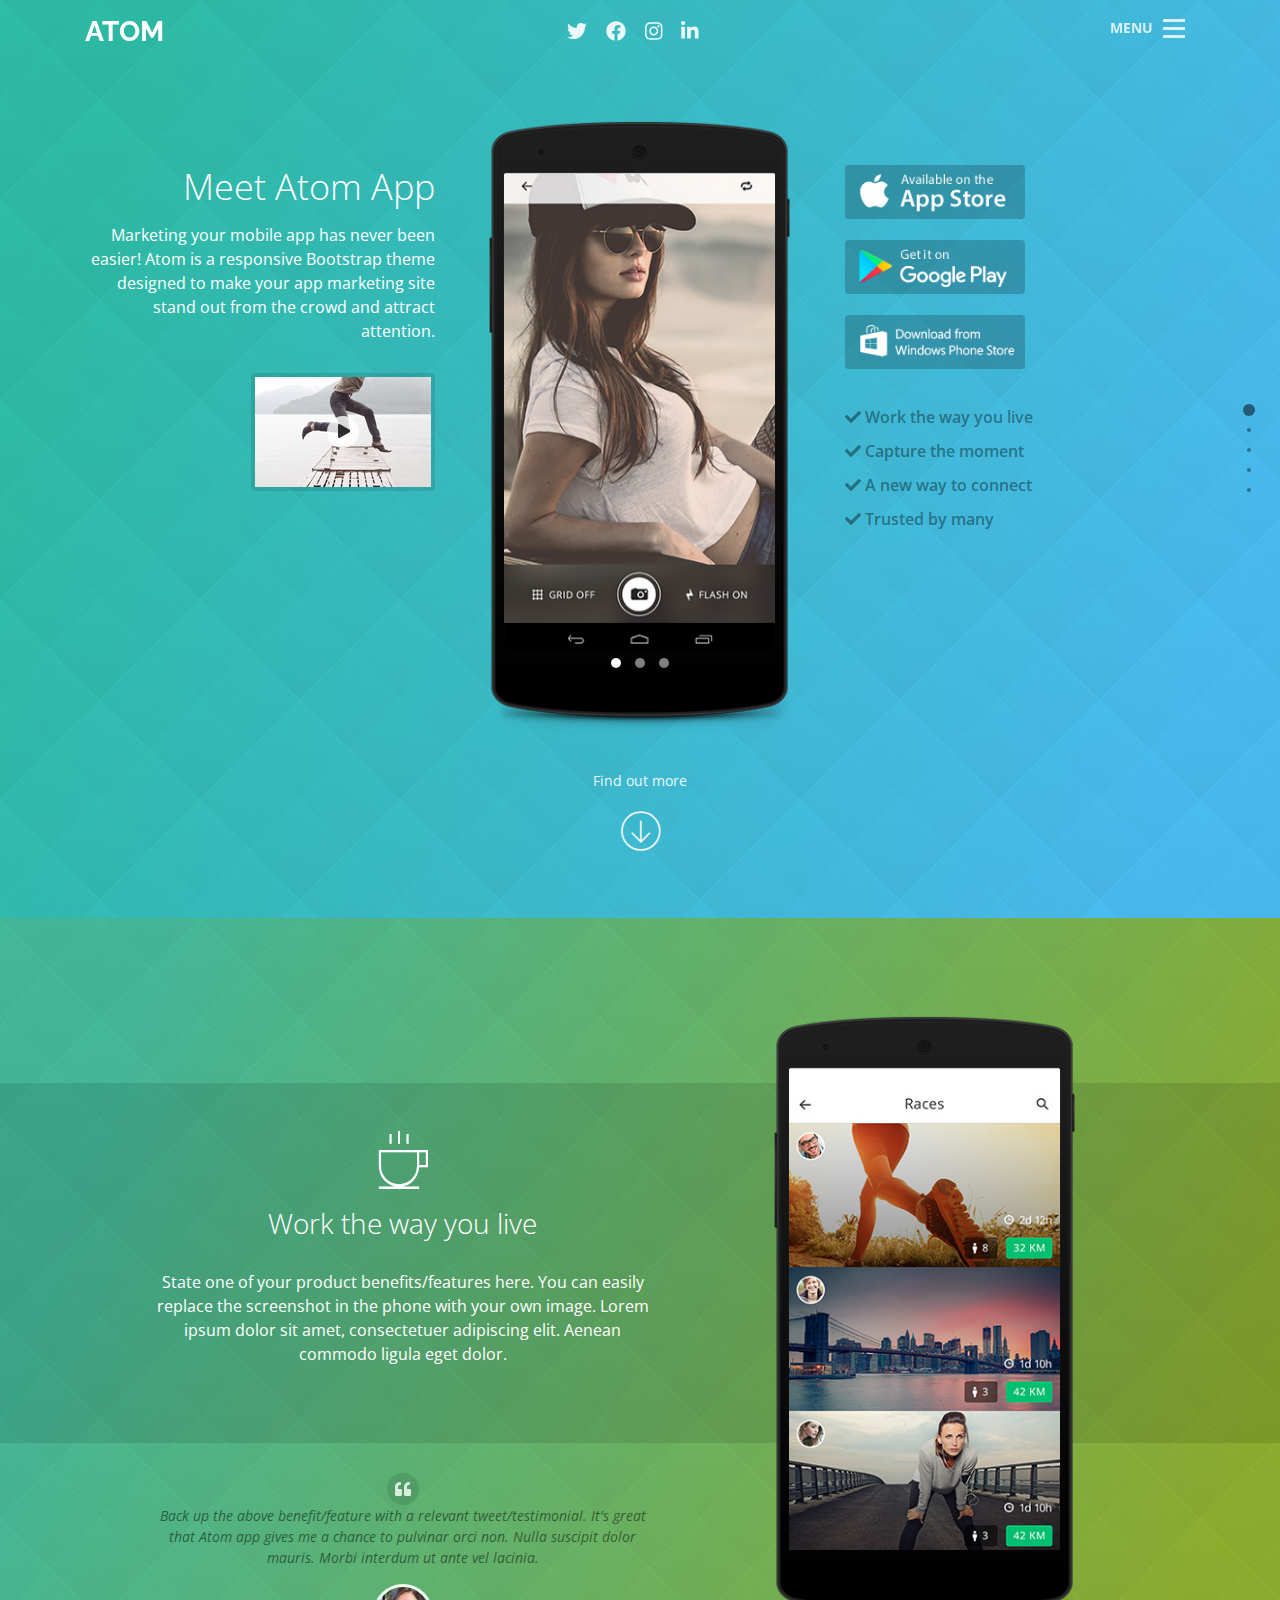
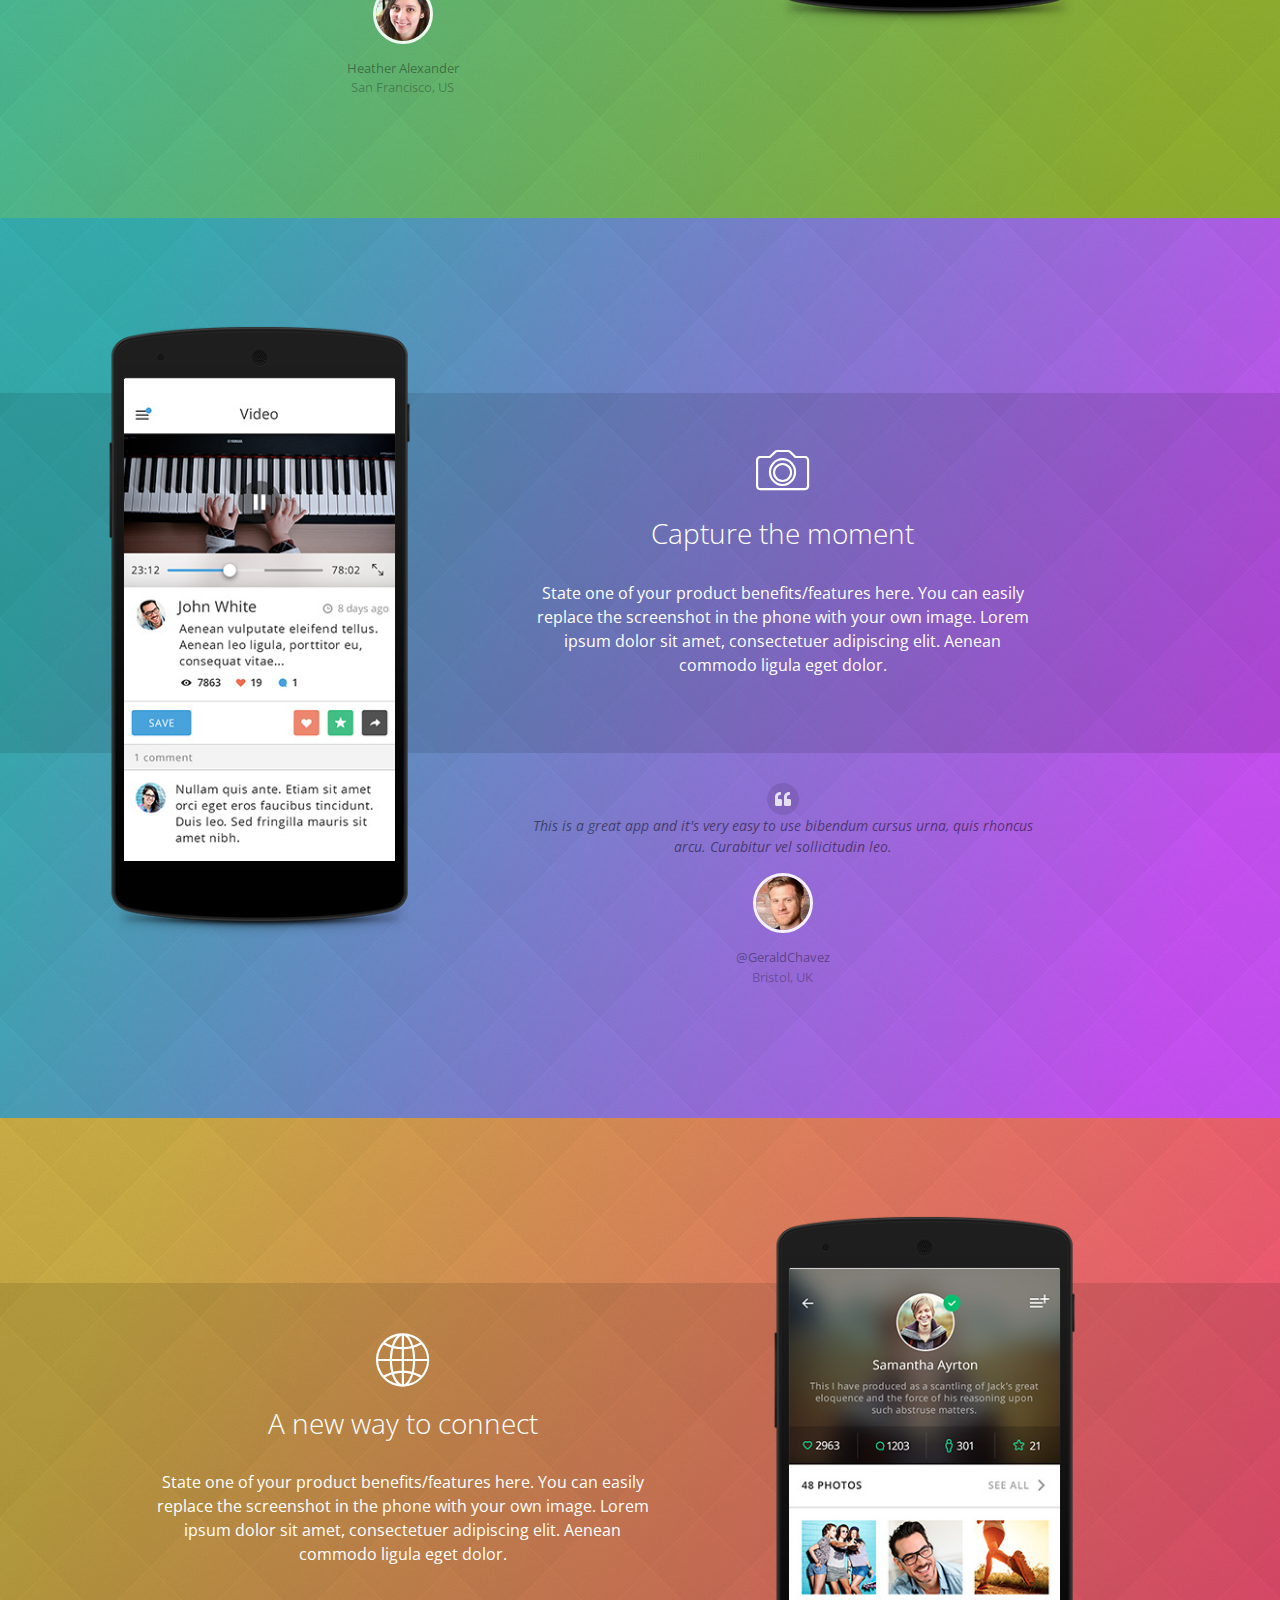
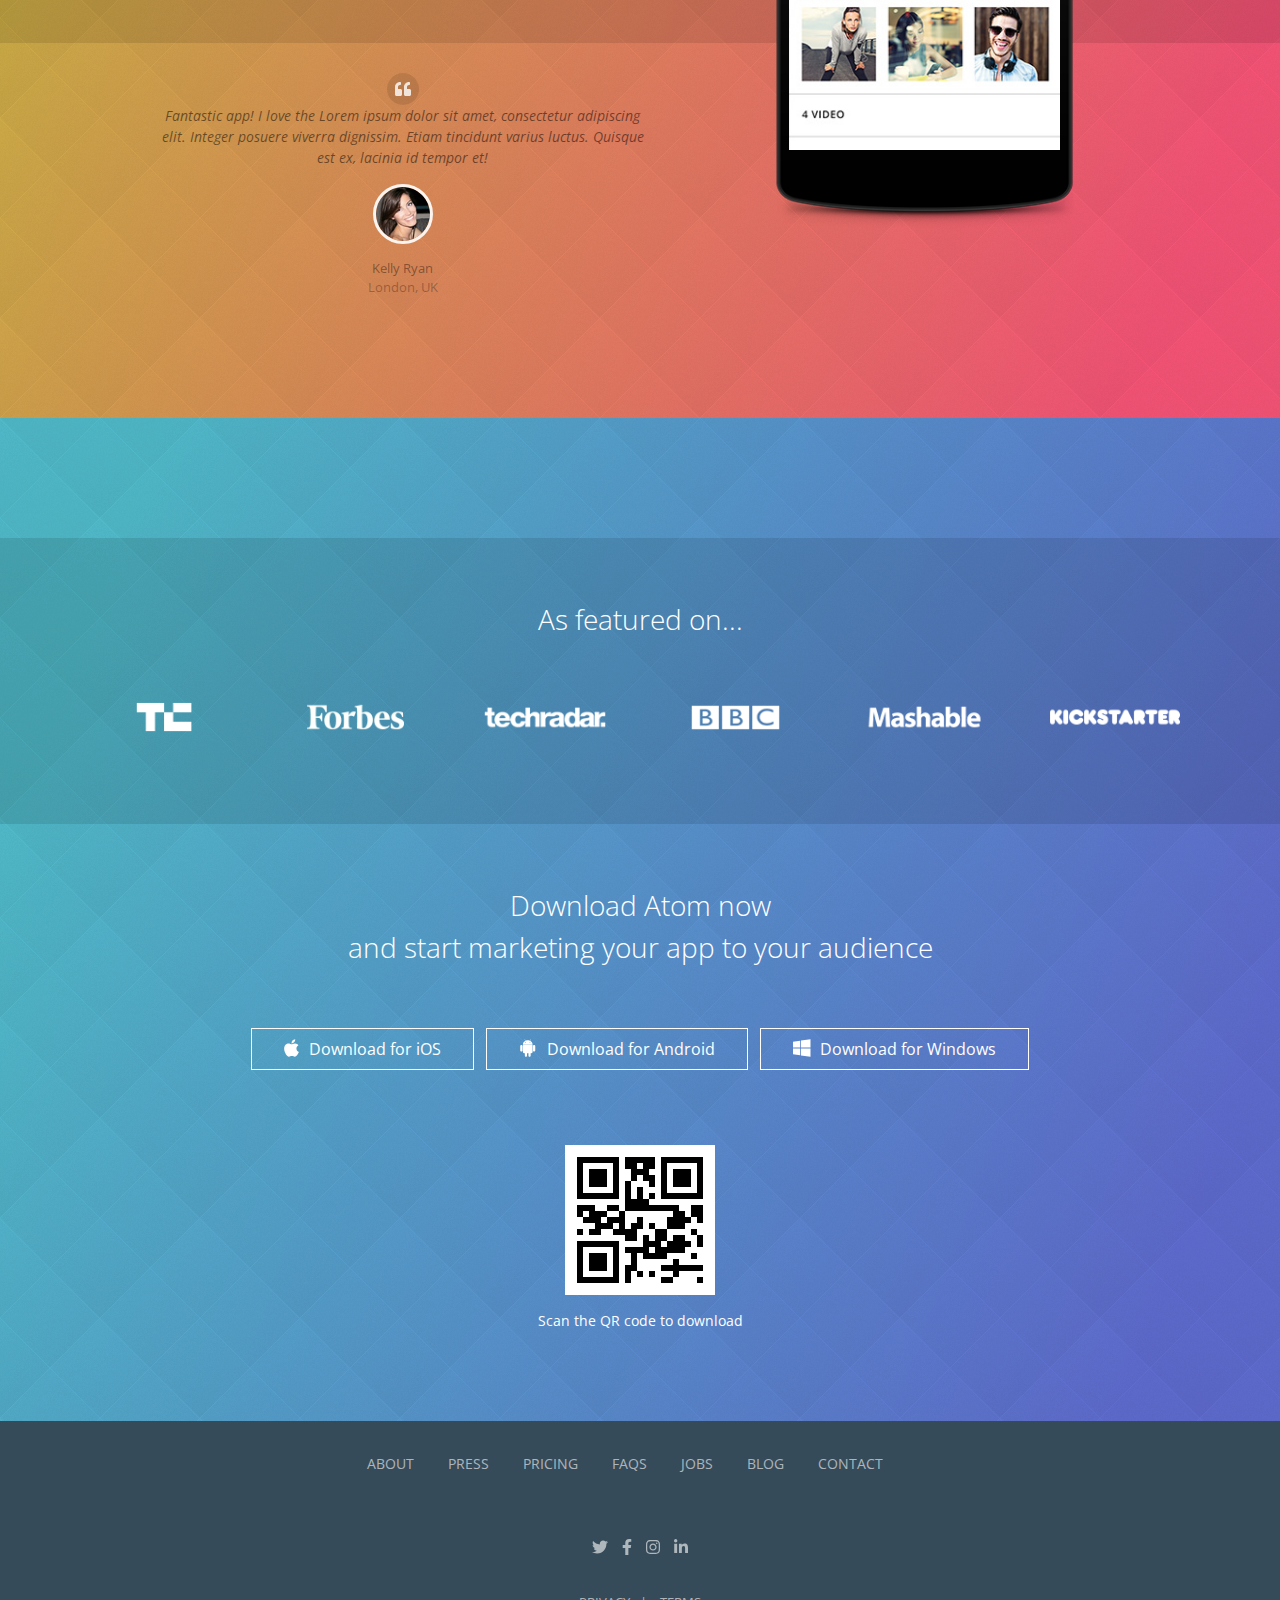
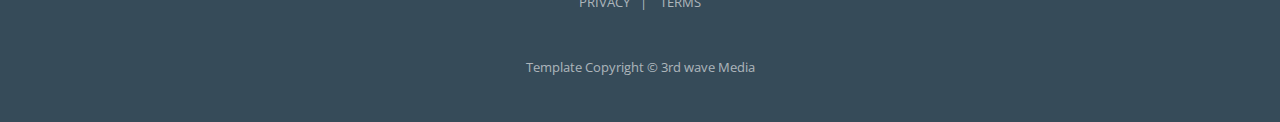
<file: atom-v4.1/atom-theme-bs4/index-android.html>
<!DOCTYPE html>
<html lang="en">
<head>
    <title>Atom - Responsive Bootstrap template for marketing mobile apps</title>
    <!-- Meta -->
    <meta charset="utf-8">
    <meta http-equiv="X-UA-Compatible" content="IE=edge">
    <meta name="viewport" content="width=device-width, initial-scale=1.0">
    <meta name="description" content="">
    <meta name="author" content="">    
    <link rel="shortcut icon" href="favicon.ico">  
    <link href='https://fonts.googleapis.com/css?family=Open+Sans:300italic,400italic,600italic,700italic,800italic,400,300,600,700,800' rel='stylesheet' type='text/css'>
    <link href='https://fonts.googleapis.com/css?family=Raleway:400,500,300,600,900,800,700,200,100' rel='stylesheet' type='text/css'>
    <!-- FontAwesome JS -->
    <script defer src="assets/fontawesome/js/all.js"></script>
    <!-- Global CSS -->
    <link rel="stylesheet" href="assets/plugins/bootstrap/css/bootstrap.min.css">   
    <!-- Plugins CSS -->
    <link rel="stylesheet" href="assets/plugins/pe-icon-7-stroke/css/pe-icon-7-stroke.css">
    <link rel="stylesheet" href="assets/plugins/pe-icon-7-stroke/css/helper.css">
    <link rel="stylesheet" href="assets/plugins/owl-carousel/assets/owl.carousel.min.css">
    <link rel="stylesheet" href="assets/plugins/owl-carousel/assets/owl.theme.default.min.css">       
    <link rel="stylesheet" href="assets/plugins/fullPage.js/jquery.fullpage.css">
    
    <!-- Theme CSS -->
    <link id="theme-style" rel="stylesheet" href="assets/css/theme.css">

</head> 

<body class="homepage">       
    
    <nav id="myNavmenu" class="navbar navmenu text-center d-block" role="navigation">
	    <a href="#" id="navmenu-close" class="navmenu-close">&times;</a>
        <ul class="list-unstyled menu-links">
            <li class="nav-item active"><a href="index.html">Home</a></li>
            <li class="nav-item"><a href="about.html">About</a></li>
            <li class="nav-item"><a href="press.html">Press</a></li>
            <li class="nav-item"><a href="pricing.html">Pricing</a></li>
            <li class="nav-item"><a href="faqs.html">FAQs</a></li>
            <li class="nav-item"><a href="jobs.html">Jobs</a></li>
            <li class="nav-item"><a href="job-single.html">Job Single</a></li>
            <li class="nav-item"><a href="blog.html">Blog</a></li>
            <li class="nav-item"><a href="blog-post.html">Blog Post</a></li>
            <li class="nav-item"><a href="contact.html">Contact</a></li>
            <li class="nav-item last"><a href="404.html">404</a></li>
            <li class="nav-item dropdown">
                <a class="dropdown-toggle" data-toggle="dropdown" href="#">Options<i class="fas fa-angle-down"></i></a>
                <ul class="dropdown-menu">
                    <li><a href="index.html">iPhone X <span class="badge badge-success">NEW</span></a></li>
                    <li><a href="index-iphone-1.html">iPhone (Gold)</a></li>
                    <li><a href="index-iphone-2.html">iPhone (Black)</a></li>
                    <li><a href="index-android.html">Android</a></li>                   
                </ul>                            
            </li><!--//dropdown--> 
        </ul>
        <ul class="social-icons list-inline">
            <li class="list-inline-item"><a href="https://twitter.com/3rdwave_themes"><i class="fab fa-twitter"></i></a></li>                        
            <li class="list-inline-item"><a href="https://www.facebook.com/3rdwavethemes"><i class="fab fa-facebook-f"></i></a></li>
            <li class="list-inline-item"><a href="https://www.facebook.com/3rdwavethemes"><i class="fab fa-instagram"></i></a></li>
            <li class="list-inline-item"><a href="#"><i class="fab fa-linkedin-in"></i></a></li>                    
        </ul> 
        
        <ul class="list-unstyled download-buttons">
            <li class="app-store"><a href="#"><img class="img-fluid d-block" src="assets/images/buttons/btn-app-store.png" alt="Download from App Store" /></a></li>
            <li class="google-play"><a href="#"><img class="img-fluid d-block" src="assets/images/buttons/btn-google-play.png" alt="Download from Google Play" /></a></li>
            <li class="windows-store"><a href="#"><img class="img-fluid d-block" src="assets/images/buttons/btn-windows-store.png" alt="Download from Windows Phone Store" /></a></li>
        </ul><!--//list-unstyled-->
        
    </nav>  
    
    <div class="canvas-wrapper" id="canvas-wrapper">
        <!-- ******HEADER****** --> 
        <header id="header" class="header fixed-top">  
            <div class="container">
                <h1 class="logo">
                    <a href="index.html">ATOM</a>
                </h1><!--//logo-->
                <div class="social-container text-center">
                    <ul class="social-icons list-inline">
                        <li class="list-inline-item"><a href="https://twitter.com/3rdwave_themes"><i class="fab fa-twitter"></i></a></li>                        
                        <li class="list-inline-item"><a href="https://www.facebook.com/3rdwavethemes"><i class="fab fa-facebook"></i></a></li>
                        <li class="list-inline-item"><a href="https://www.facebook.com/3rdwavethemes"><i class="fab fa-instagram"></i></a></li>
                        <li class="list-inline-item"><a href="#"><i class="fab fa-linkedin-in"></i></a></li>                    
                    </ul> 
                </div>            
                
                <div class="navbar-wrapper">
                  <span class="navbar-label">MENU</span>
                  <button type="button" class="navbar-toggle navmenu-hide" id="navbar-toggle">
                    <span class="icon-bar"></span>
                    <span class="icon-bar"></span>
                    <span class="icon-bar"></span>
                  </button>
                </div><!--//navbar -->
            </div><!--//container-->
        </header><!--//header-->   
        
        <div id="fullpage" class="sections-wrapper">
            
            <!-- ******Promo Section****** -->
            <section id="promo" class="promo section gradient-1">
                <div class="container">
                    <div class="row">                                      
                        <div class="intro-area col-lg-4 col-12">
                            <h2 class="title">Meet Atom App</h2>
                            <p class="intro">Marketing your mobile app has never been easier! Atom is a responsive Bootstrap theme designed to make your app marketing site stand out from the crowd and attract attention.</p>
                            <div class="video-container">
                                <img src="assets/images/media/video-thumb.jpg" alt="video" />
                                <a class="play-trigger" href="#modal-video" data-toggle="modal" data-target="#modal-video" data-backdrop="static" data-keyboard="false"><span class="icon-holder"><i class="fas fa-play"></i></span></a>
                            </div><!--//video-container-->             
                        </div><!--//intro-area-->
                        <div class="clearfix d-none d-sm-block d-md-block"></div>
                        <div class="download-area col-lg-4 col-md-6 col-12 order-md-12">
                            <ul class="list-unstyled download-buttons">
                                <li class="app-store"><a href="#"><img class="img-fluid d-block" src="assets/images/buttons/btn-app-store.png" alt="Download from App Store" /></a></li>
                                <li class="google-play"><a href="#"><img class="img-fluid d-block" src="assets/images/buttons/btn-google-play.png" alt="Download from Google Play" /></a></li>
                                <li class="windows-store"><a href="#"><img class="img-fluid d-block" src="assets/images/buttons/btn-windows-store.png" alt="Download from Windows Phone Store" /></a></li>
                            </ul><!--//list-unstyled-->
                            <ul class="list-unstyled summary">
                                <li><i class="fas fa-check"></i> <a href="#benefit1">Work the way you live</a></li>
                                <li><i class="fas fa-check"></i> <a href="#benefit2">Capture the moment</a></li>
                                <li><i class="fas fa-check"></i> <a href="#benefit3">A new way to connect</a></li>
                                <li><i class="fas fa-check"></i> <a href="#download">Trusted by many</a></li>
                            </ul><!--//list-unstyled-->
                        </div><!--//download-area--> 
                        <div class="clearfix d-md-block d-none"></div>
                        <div class="device device-iphone text-center col-lg-4 col-md-6 col-12 order-md-5">     
                            <div class="device-holder android-holder offset-top">                 
                                <div class="device-holder-inner">
                                    <div id="home-slideshow" class="owl-carousel owl-theme"> 
                                      <div class="item"><img class="img-fluid" src="assets/images/devices/screenshots/android-screen-1.1.jpg" alt=""></div>
                                      <div class="item"><img class="img-fluid" src="assets/images/devices/screenshots/android-screen-1.2.jpg" alt=""></div>
                                      <div class="item"><img class="img-fluid" src="assets/images/devices/screenshots/android-screen-1.3.jpg" alt=""></div>                         
                                    </div><!--//slideshow-->
                                </div><!--//device-holder-inner-->  
                            </div><!--//device-holder-->                  
                        </div><!--//phone-holder--> 
                    </div><!--//row-->
                    <div class="arrow-holder text-center">
                        <p class="lead-text"><a href="#benefit1">Find out more</a></p>
                        <a href="#benefit1" class="animate pe-7s-bottom-arrow pe-3x"></a>
                    </div><!--//arrow-holder-->
                </div><!--//container-->            
            </section><!--//promo-->
            
            <!-- ******Benefit-1 Section****** -->
            <section id="benefit-1" class="benefit-1 section gradient-2 has-pattern">
                <div class="section-inner">
                    <div class="container text-center">
                        <div class="row">
                            <div class="content col-lg-7 col-md-6 col-12">
                                <div class="content-inner">
                                    <span class="pe-icon pe-7s-coffee pe-4x"></span>
                                    <h2 class="title text-center">Work the way you live</h2>
                                    <p class="intro text-center">State one of your product benefits/features here. You can easily replace the screenshot in the phone with your own image. Lorem ipsum dolor sit amet, consectetuer adipiscing elit. Aenean commodo ligula eget dolor.</p>
                                </div><!--//content-inner-->
                                <div class="testimonial text-center">                                          
                                    <div class="quote-container">
                                        <span class="icon-holder"><i class="fas fa-quote-left"></i></span>
                                        <blockquote class="quote">
                                            Back up the above benefit/feature with a relevant tweet/testimonial. It's great that Atom app gives me a chance to pulvinar orci non. Nulla suscipit dolor mauris. Morbi interdum ut ante vel lacinia.                              
                                        </blockquote>
                                        <div class="source">
                                            <img class="profile" src="assets/images/profiles/profile-1.png" alt="" />
                                            <p class="meta">
                                                <span class="source-name"><a href="#">Heather Alexander</a></span>
                                                <span class="source-title">San Francisco, US</span>
                                            </p>
                                        </div><!--//source-->
                                    </div><!--//quote-container-->                    
                                </div><!--//testimonial-->
                            </div><!--//content-->
                            <div class="device device-iphone col-lg-4 col-md-6 col-12">     
                                <div class="device-holder iphone-holder android-holder offset-top">                 
                                    <div class="device-holder-inner">
                                        <img class="img-fluid" src="assets/images/devices/screenshots/iphone6-screen-2.jpg" alt="">
                                    </div><!--//device-holder-inner-->  
                                </div><!--//device-holder-->                  
                            </div><!--//phone-holder-->                         
                        </div><!--//row-->
                    </div><!--//container-->
                </div><!--//section-inner-->
            </section><!--//benefit-1-->
            
            <!-- ******Benefit-2 Section****** -->
            <section id="benefit-2" class="benefit-2 section gradient-3 has-pattern">
                <div class="section-inner">
                    <div class="container text-center">
                        <div class="row">
                            <div class="content col-lg-7 col-md-6 col-12 order-md-12">
                                <div class="content-inner">
                                    <span class="pe-icon pe-7s-camera pe-4x"></span>
                                    <h2 class="title text-center">Capture the moment</h2>
                                    <p class="intro text-center">State one of your product benefits/features here. You can easily replace the screenshot in the phone with your own image. Lorem ipsum dolor sit amet, consectetuer adipiscing elit. Aenean commodo ligula eget dolor.</p>
                                </div><!--//content-inner-->
                                <div class="testimonial text-center">                                          
                                    <div class="quote-container">
                                        <span class="icon-holder"><i class="fas fa-quote-left"></i></span>
                                        <blockquote class="quote">
                                            This is a great app and it's very easy to use bibendum cursus urna, quis rhoncus arcu. Curabitur vel sollicitudin leo.                                
                                        </blockquote>
                                        <div class="source">
                                            <img class="profile" src="assets/images/profiles/profile-2.png" alt="" />
                                            <p class="meta">
                                                <span class="source-name"><a href="#">@GeraldChavez</a></span>
                                                <span class="source-title">Bristol, UK</span>
                                            </p>
                                        </div><!--//source-->
                                    </div><!--//quote-container-->                    
                                </div><!--//testimonial-->
                            </div><!--//content-->
                            <div class="device device-iphone col-lg-4 col-md-6 col-12 order-md-1">     
                                <div class="device-holder iphone-holder android-holder offset-top">                 
                                    <div class="device-holder-inner">
                                        <img class="img-fluid" src="assets/images/devices/screenshots/iphone6-screen-3.jpg" alt="">
                                    </div><!--//device-holder-inner-->  
                                </div><!--//device-holder-->                  
                            </div><!--//phone-holder-->                         
                        </div><!--//row-->
                    </div><!--//container-->
                </div><!--//section-inner-->
            </section><!--//benefit-2-->
            
            <!-- ******Benefit-3 Section****** -->
            <section id="benefit-3" class="benefit-3 section gradient-4 has-pattern">
                <div class="section-inner">
                    <div class="container text-center">
                        <div class="row">
                            <div class="content col-lg-7 col-md-6 col-12">
                                <div class="content-inner">
                                    <span class="pe-icon pe-7s-global pe-4x"></span>
                                    <h2 class="title text-center">A new way to connect</h2>
                                    <p class="intro text-center">State one of your product benefits/features here. You can easily replace the screenshot in the phone with your own image. Lorem ipsum dolor sit amet, consectetuer adipiscing elit. Aenean commodo ligula eget dolor.</p>
                                </div><!--//content-inner-->
                                <div class="testimonial text-center">                                          
                                    <div class="quote-container">
                                        <span class="icon-holder"><i class="fas fa-quote-left"></i></span>
                                        <blockquote class="quote">
                                            Fantastic app! I love the Lorem ipsum dolor sit amet, consectetur adipiscing elit. Integer posuere viverra dignissim. Etiam tincidunt varius luctus. Quisque est ex, lacinia id tempor et!                                
                                        </blockquote>
                                        <div class="source">
                                            <img class="profile" src="assets/images/profiles/profile-3.png" alt="" />
                                            <p class="meta">
                                                <span class="source-name"><a href="#">Kelly Ryan</a></span>
                                                <span class="source-title">London, UK</span>
                                            </p>
                                        </div><!--//source-->
                                    </div><!--//quote-container-->                    
                                </div><!--//testimonial-->
                            </div><!--//content-->
                            <div class="device device-iphone col-lg-4 col-md-6 col-12">     
                                <div class="device-holder iphone-holder android-holder offset-top">                 
                                    <div class="device-holder-inner">
                                        <img class="img-fluid" src="assets/images/devices/screenshots/iphone6-screen-4.jpg" alt="">
                                    </div><!--//device-holder-inner-->  
                                </div><!--//device-holder-->                  
                            </div><!--//phone-holder-->                         
                        </div><!--//row-->
                    </div><!--//container-->
                </div><!--//section-inner-->
            </section><!--//benefit-3-->
                    
            <!-- ******CTA Section****** -->
            <section id="cta-section" class="cta-section section gradient-5">
                <div class="press text-center">
                    <div class="press-inner">
                        <div class="container text-center">
                            <h2 class="title">As featured on...</h2>
                            <div class="press-list row">
                                <div class="col-lg-2 col-md-4 col-6"><a href="press.html"><img class="img-fluid d-inline-block" src="assets/images/press/logo-1.png" alt=""></a></div>
                                <div class="col-lg-2 col-md-4 col-6"><a href="press.html"><img class="img-fluid d-inline-block" src="assets/images/press/logo-2.png" alt=""></a></div>
                                <div class="col-lg-2 col-md-4 col-6"><a href="press.html"><img class="img-fluid d-inline-block" src="assets/images/press/logo-3.png" alt=""></a></div>                         
                                <div class="col-lg-2 col-md-4 col-6"><a href="press.html"><img class="img-fluid d-inline-block" src="assets/images/press/logo-4.png" alt=""></a></div>
                                <div class="col-lg-2 col-md-4 col-6"><a href="press.html"><img class="img-fluid d-inline-block" src="assets/images/press/logo-5.png" alt=""></a></div>
                                <div class="col-lg-2 col-md-4 col-6"><a href="press.html"><img class="img-fluid d-inline-block" src="assets/images/press/logo-6.png" alt=""></a></div>
                            </div><!--//press-list"-->
                        </div><!--//container-->
                    </div><!--//press-inner-->
                </div><!--//press--> 
                <div class="download text-center">
                    <div class="container">
                        <h3 class="title">Download Atom now <br />and start marketing your app to your audience</h3>
                        <ul class="list-inline download-list">
                            <li class="list-inline-item"><a class="btn btn-cta btn-cta-primary" href="#"><i class="fab fa-apple"></i><span class="text">Download for iOS</span> </a></li>
                            <li class="list-inline-item"><a class="btn btn-cta btn-cta-primary" href="#"><i class="fab fa-android"></i><span class="text">Download for Android</span></a></li>
                            <li class="list-inline-item"><a class="btn btn-cta btn-cta-primary" href="#"><i class="fab fa-windows"></i><span class="text">Download for Windows</span></a></li>
                        </ul>
                        <figure class="qr-holder">
                            <img src="assets/images/buttons/QR-code.png" alt="" />
                            <figcaption class="caption">Scan the QR code to download</figcaption>
                        </figure>
                    </div><!--//container-->
                </div><!--//download-->
            </section><!--//cta-section-->        
        </div><!--//sections-wrapper-->
 
        <!-- ******FOOTER****** --> 
        <footer class="footer">
            <div class="container text-center">
                <nav class="links">
                    <ul class="list-inline">
                        <li class="list-inline-item"><a href="about.html">About</a></li>
                        <li class="list-inline-item"><a href="press.html">Press</a></li>
                        <li class="list-inline-item"><a href="pricing.html">Pricing</a></li>
                        <li class="list-inline-item"><a href="faqs.html">FAQs</a></li>
                        <li class="list-inline-item"><a href="jobs.html">Jobs</a></li>
                        <li class="list-inline-item"><a href="blog.html">Blog</a></li>
                        <li class="list-inline-item"><a href="contact.html">Contact</a></li>
                    </ul>                    
                </nav>
                <ul class="social-icons list-inline">
                    <li class="list-inline-item"><a href="https://twitter.com/3rdwave_themes"><i class="fab fa-twitter"></i></a></li>                        
                    <li class="list-inline-item"><a href="https://www.facebook.com/3rdwavethemes"><i class="fab fa-facebook-f"></i></a></li>
                    <li class="list-inline-item"><a href="https://www.facebook.com/3rdwavethemes"><i class="fab fa-instagram"></i></a></li>
                    <li class="list-inline-item last"><a href="#"><i class="fab fa-linkedin-in"></i></a></li>                    
                </ul>
                <ul class="links legal-links list-inline">
                    <li class="list-inline-item"><a href="#">Privacy</a></li>
                    <li class="last list-inline-item"><a href="#">Terms</a></li>
                </ul><!--//legal-links-->
                <small class="copyright">Template Copyright &copy; <a href="http://themes.3rdwavemedia.com/">3rd wave Media</a></small>
                
            </div><!--//container-->
        </footer><!--//footer-->
    </div><!--//canvas-wrapper-->
    
    <!-- *****Video Modal***** -->
    <div class="modal modal-video" id="modal-video" tabindex="-1" role="dialog" aria-labelledby="videoModalLabel" aria-hidden="true">
        <div class="modal-dialog">
            <div class="modal-content">
                <div class="modal-header">
                    <button type="button" class="close" data-dismiss="modal" aria-hidden="true">&times;</button>
                    <h4 id="videoModalLabel" class="modal-title sr-only">Video Tour</h4>
                </div>
                <div class="modal-body">
                    <div class="video-container text-center embed-responsive-16by9">
                        <iframe id="vimeo-video" class="embed-responsive-item" src="https://player.vimeo.com/video/73625505?" width="720" height="405" frameborder="0" webkitallowfullscreen mozallowfullscreen allowfullscreen allow="autoplay; fullscreen"></iframe>
                    </div><!--//video-container-->
                </div><!--//modal-body-->
            </div><!--//modal-content-->
        </div><!--//modal-dialog-->
    </div><!--//modal-->
     
    <!-- Main Javascript -->          
    <script type="text/javascript" src="assets/plugins/jquery-3.4.1.min.js"></script>
    <script type="text/javascript" src="assets/plugins/popper.min.js"></script> 
    <script type="text/javascript" src="assets/plugins/bootstrap/js/bootstrap.min.js"></script>                                                        
    <script type="text/javascript" src="assets/js/main.js"></script>
    
    <!-- Fullpage.js -->
    <script type="text/javascript" src="assets/plugins/fullPage.js/jquery.fullpage.min.js"></script>
    <script type="text/javascript" src="assets/js/fullpage-custom.js"></script> 
    
    <!-- Owl Carousel -->
    <script type="text/javascript" src="assets/plugins/owl-carousel/owl.carousel.min.js"></script> 
    <script type="text/javascript" src="assets/js/owl-custom.js"></script> 

    
    <!-- Modal video -->
    <script type="text/javascript" src="assets/js/modal-video.js"></script>

    
</body>
</html>
</file>
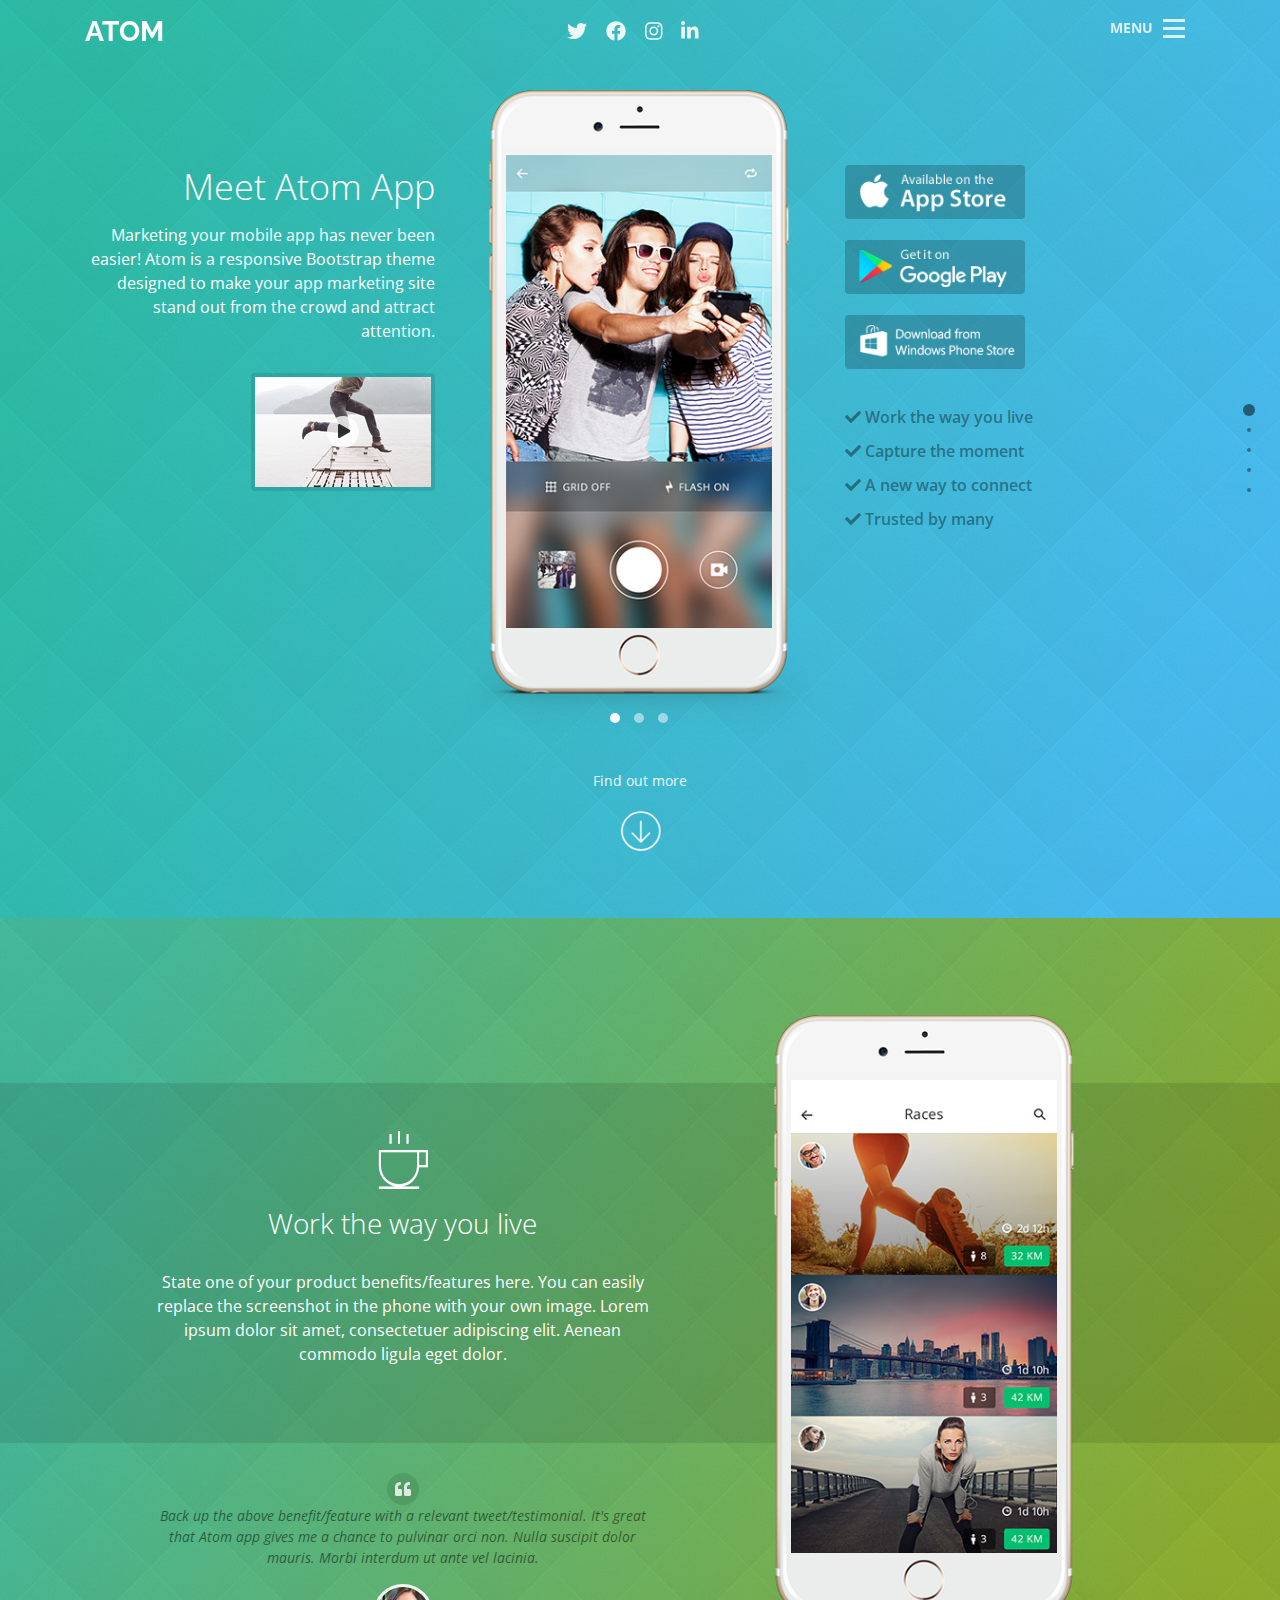
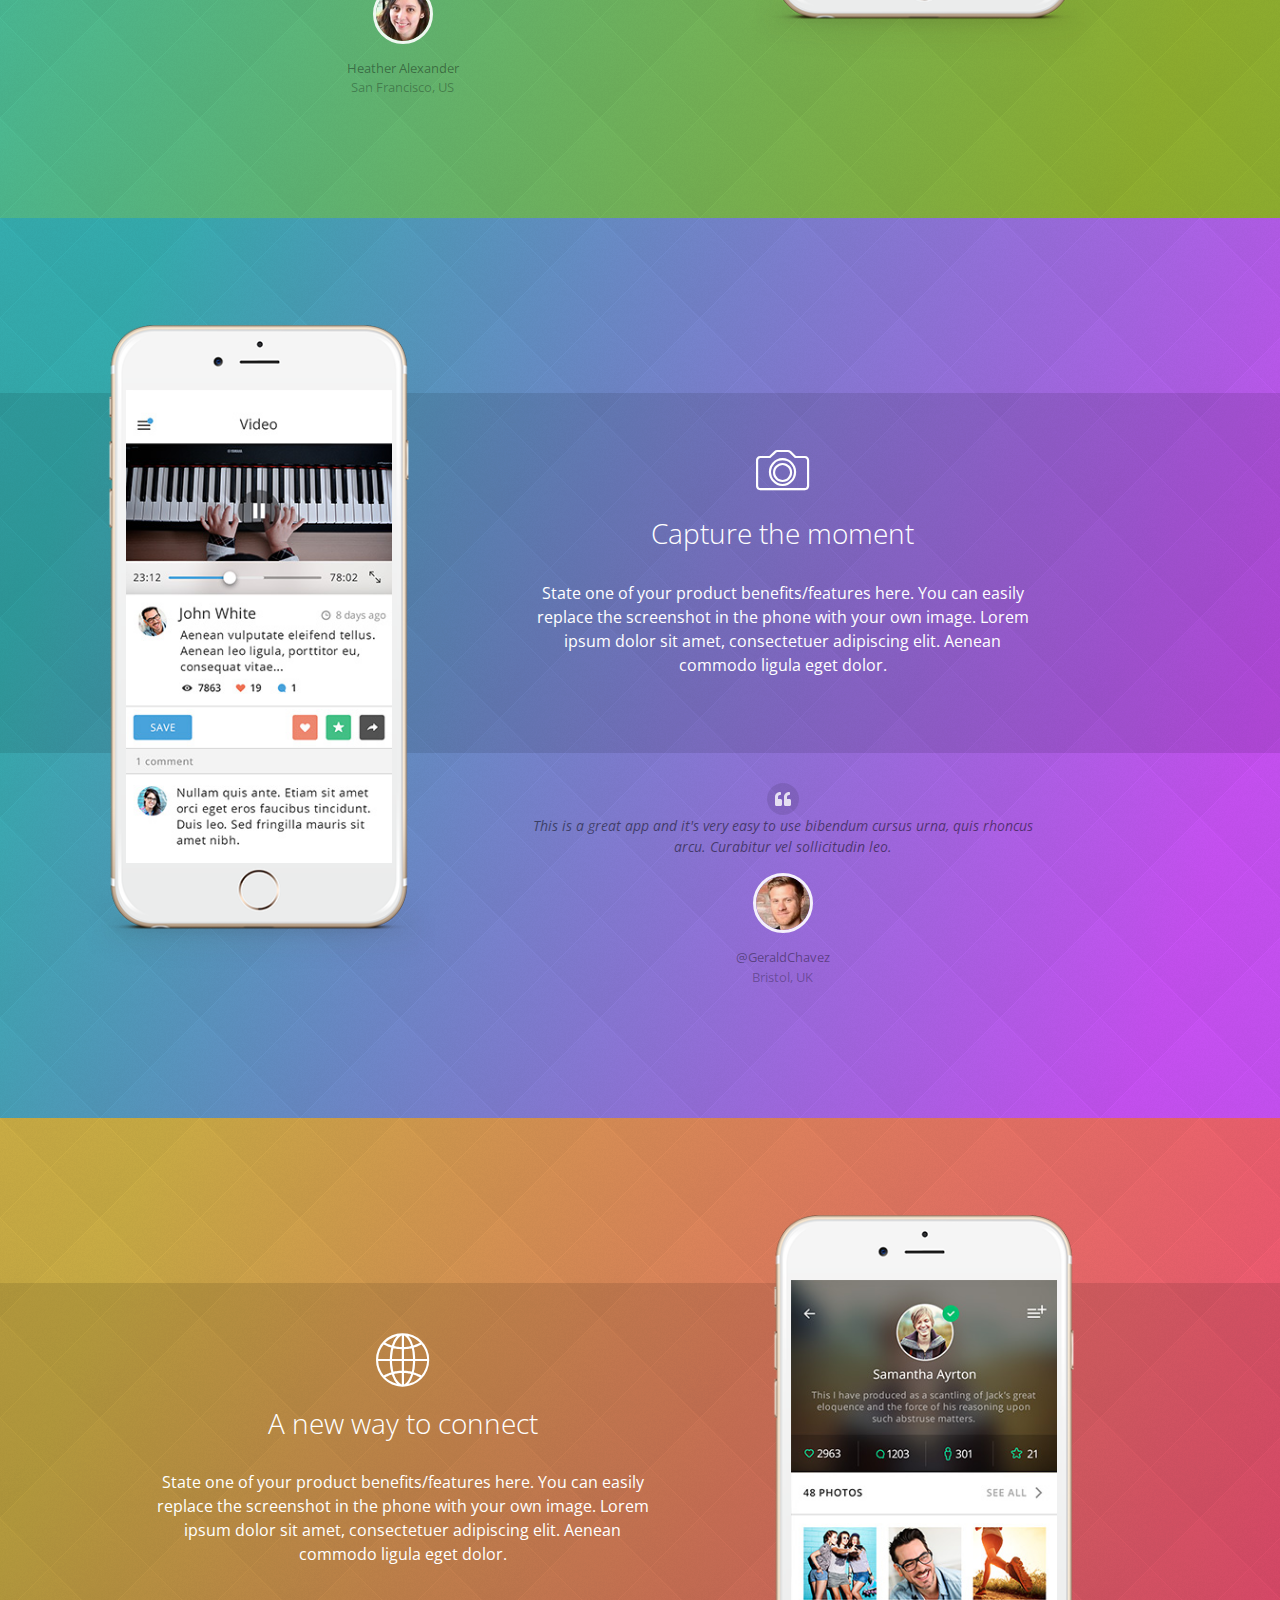
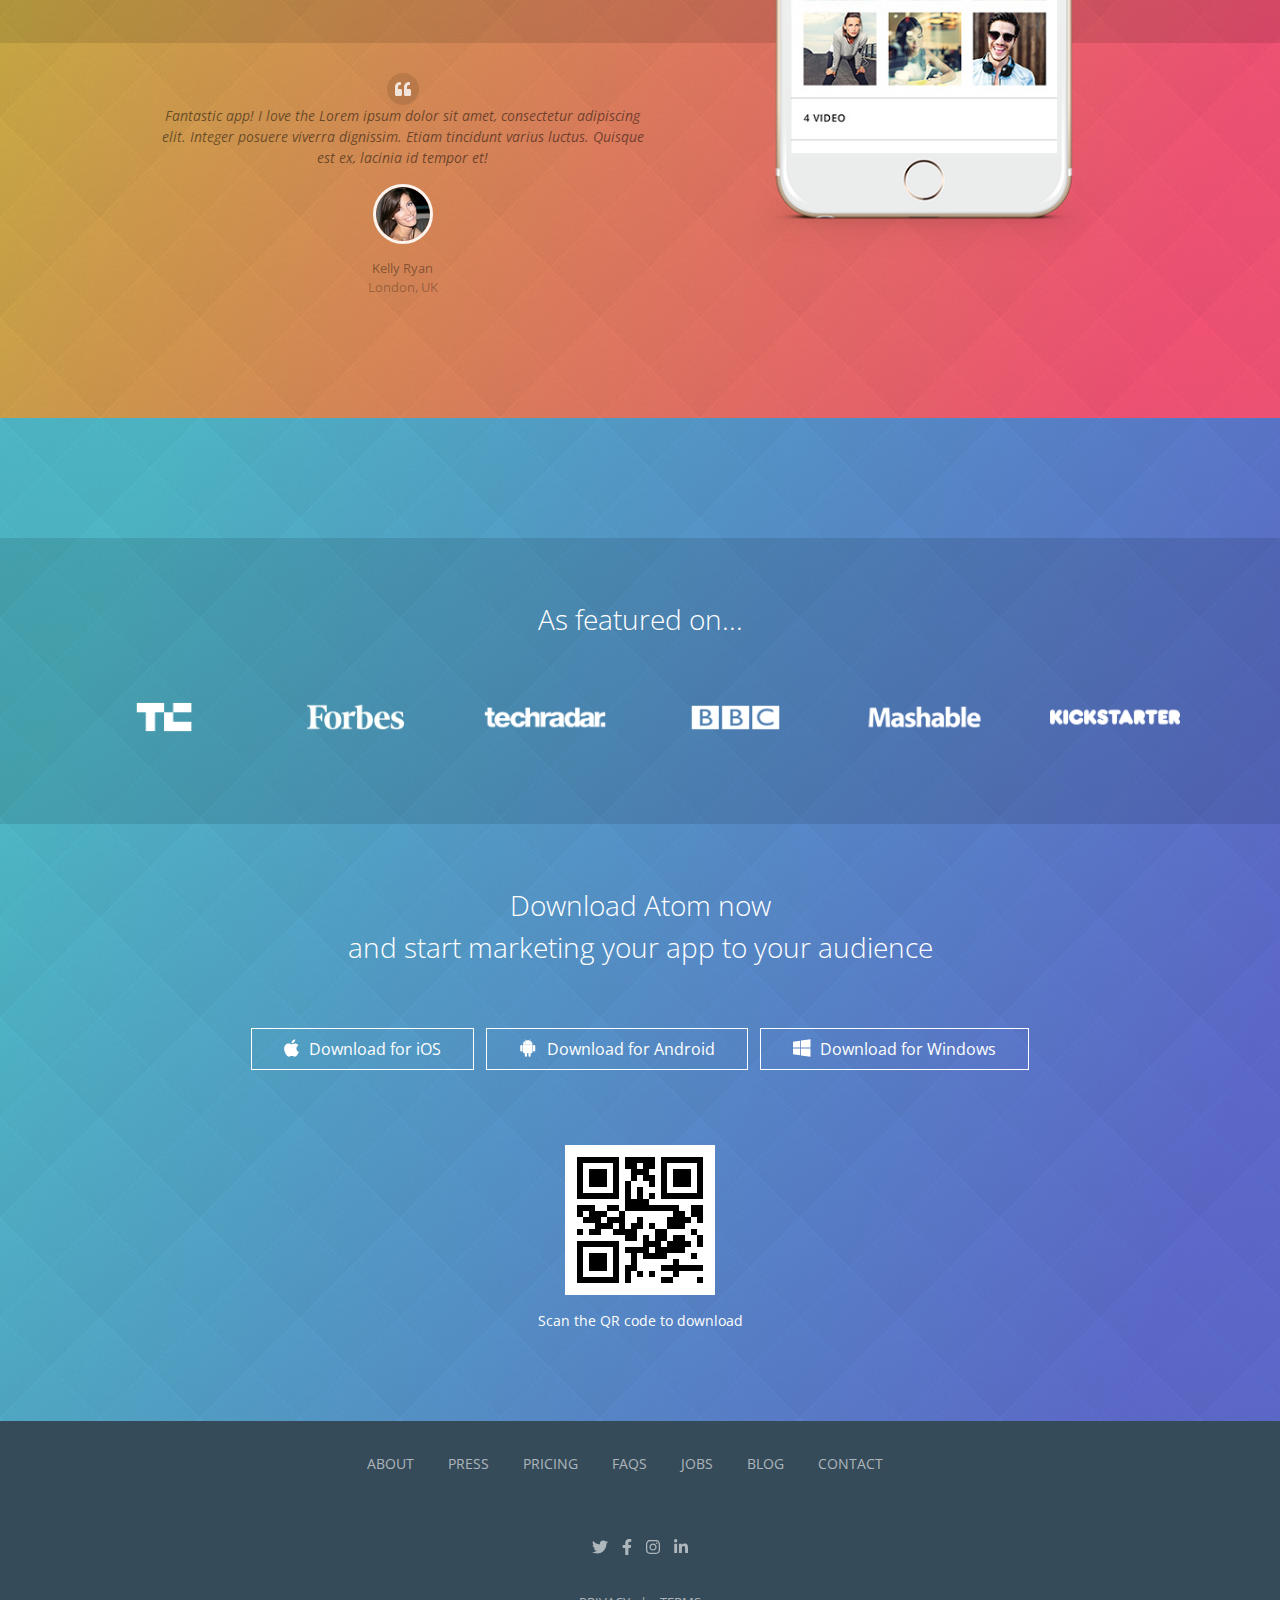
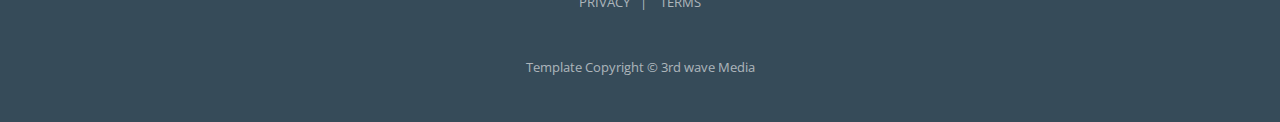
<file: atom-v4.1/atom-theme-bs4/index-iphone-1.html>
<!DOCTYPE html>
<html lang="en">
<head>
    <title>Atom - Responsive Bootstrap template for marketing mobile apps</title>
    <!-- Meta -->
    <meta charset="utf-8">
    <meta http-equiv="X-UA-Compatible" content="IE=edge">
    <meta name="viewport" content="width=device-width, initial-scale=1.0">
    <meta name="description" content="">
    <meta name="author" content="">    
    <link rel="shortcut icon" href="favicon.ico">  
    <link href='https://fonts.googleapis.com/css?family=Open+Sans:300italic,400italic,600italic,700italic,800italic,400,300,600,700,800' rel='stylesheet' type='text/css'>
    <link href='https://fonts.googleapis.com/css?family=Raleway:400,500,300,600,900,800,700,200,100' rel='stylesheet' type='text/css'>
    <!-- FontAwesome JS -->
    <script defer src="assets/fontawesome/js/all.js"></script>
    <!-- Global CSS -->
    <link rel="stylesheet" href="assets/plugins/bootstrap/css/bootstrap.min.css">   
    <!-- Plugins CSS -->
    <link rel="stylesheet" href="assets/plugins/pe-icon-7-stroke/css/pe-icon-7-stroke.css">
    <link rel="stylesheet" href="assets/plugins/pe-icon-7-stroke/css/helper.css">
    <link rel="stylesheet" href="assets/plugins/owl-carousel/assets/owl.carousel.min.css">
    <link rel="stylesheet" href="assets/plugins/owl-carousel/assets/owl.theme.default.min.css">       
    <link rel="stylesheet" href="assets/plugins/fullPage.js/jquery.fullpage.css">
    
    <!-- Theme CSS -->
    <link id="theme-style" rel="stylesheet" href="assets/css/theme.css">

</head> 

<body class="homepage">       
    
    <nav id="myNavmenu" class="navbar navmenu text-center d-block" role="navigation">
	    <a href="#" id="navmenu-close" class="navmenu-close">&times;</a>
        <ul class="list-unstyled menu-links">
            <li class="nav-item active"><a href="index.html">Home</a></li>
            <li class="nav-item"><a href="about.html">About</a></li>
            <li class="nav-item"><a href="press.html">Press</a></li>
            <li class="nav-item"><a href="pricing.html">Pricing</a></li>
            <li class="nav-item"><a href="faqs.html">FAQs</a></li>
            <li class="nav-item"><a href="jobs.html">Jobs</a></li>
            <li class="nav-item"><a href="job-single.html">Job Single</a></li>
            <li class="nav-item"><a href="blog.html">Blog</a></li>
            <li class="nav-item"><a href="blog-post.html">Blog Post</a></li>
            <li class="nav-item"><a href="contact.html">Contact</a></li>
            <li class="nav-item last"><a href="404.html">404</a></li>
            <li class="nav-item dropdown">
                <a class="dropdown-toggle" data-toggle="dropdown" href="#">Options<i class="fas fa-angle-down"></i></a>
                <ul class="dropdown-menu">
                    <li><a href="index.html">iPhone X <span class="badge badge-success">NEW</span></a></li>
                    <li><a href="index-iphone-1.html">iPhone (Gold)</a></li>
                    <li><a href="index-iphone-2.html">iPhone (Black)</a></li>
                    <li><a href="index-android.html">Android</a></li>                   
                </ul>                            
            </li><!--//dropdown--> 
        </ul>
        <ul class="social-icons list-inline">
            <li class="list-inline-item"><a href="https://twitter.com/3rdwave_themes"><i class="fab fa-twitter"></i></a></li>                        
            <li class="list-inline-item"><a href="https://www.facebook.com/3rdwavethemes"><i class="fab fa-facebook-f"></i></a></li>
            <li class="list-inline-item"><a href="https://www.facebook.com/3rdwavethemes"><i class="fab fa-instagram"></i></a></li>
            <li class="list-inline-item"><a href="#"><i class="fab fa-linkedin-in"></i></a></li>                    
        </ul> 
        
        <ul class="list-unstyled download-buttons">
            <li class="app-store"><a href="#"><img class="img-fluid d-block" src="assets/images/buttons/btn-app-store.png" alt="Download from App Store" /></a></li>
            <li class="google-play"><a href="#"><img class="img-fluid d-block" src="assets/images/buttons/btn-google-play.png" alt="Download from Google Play" /></a></li>
            <li class="windows-store"><a href="#"><img class="img-fluid d-block" src="assets/images/buttons/btn-windows-store.png" alt="Download from Windows Phone Store" /></a></li>
        </ul><!--//list-unstyled-->
        
    </nav>  
    
    <div class="canvas-wrapper" id="canvas-wrapper">
        <!-- ******HEADER****** --> 
        <header id="header" class="header fixed-top">  
            <div class="container">
                <h1 class="logo">
                    <a href="index.html">ATOM</a>
                </h1><!--//logo-->
                <div class="social-container text-center">
                    <ul class="social-icons list-inline">
                        <li class="list-inline-item"><a href="https://twitter.com/3rdwave_themes"><i class="fab fa-twitter"></i></a></li>                        
                        <li class="list-inline-item"><a href="https://www.facebook.com/3rdwavethemes"><i class="fab fa-facebook"></i></a></li>
                        <li class="list-inline-item"><a href="https://www.facebook.com/3rdwavethemes"><i class="fab fa-instagram"></i></a></li>
                        <li class="list-inline-item"><a href="#"><i class="fab fa-linkedin-in"></i></a></li>                    
                    </ul> 
                </div>            
                
                <div class="navbar-wrapper">
                  <span class="navbar-label">MENU</span>
                  <button type="button" class="navbar-toggle navmenu-hide" id="navbar-toggle">
                    <span class="icon-bar"></span>
                    <span class="icon-bar"></span>
                    <span class="icon-bar"></span>
                  </button>
                </div><!--//navbar -->
            </div><!--//container-->
        </header><!--//header-->  
        
        <div id="fullpage" class="sections-wrapper">
            
            <!-- ******Promo Section****** -->
            <section id="promo" class="promo section gradient-1">
                <div class="container">
                    <div class="row">                                      
                        <div class="intro-area col-lg-4 col-12">
                            <h2 class="title">Meet Atom App</h2>
                            <p class="intro">Marketing your mobile app has never been easier! Atom is a responsive Bootstrap theme designed to make your app marketing site stand out from the crowd and attract attention.</p>
                            <div class="video-container">
                                <img src="assets/images/media/video-thumb.jpg" alt="video" />
                                <a class="play-trigger" href="#modal-video" data-toggle="modal" data-target="#modal-video" data-backdrop="static" data-keyboard="false"><span class="icon-holder"><i class="fas fa-play"></i></span></a>
                            </div><!--//video-container-->             
                        </div><!--//intro-area-->
                        <div class="clearfix d-none d-sm-block d-md-block"></div>
                        <div class="download-area col-lg-4 col-md-6 col-12 order-md-12">
                            <ul class="list-unstyled download-buttons">
                                <li class="app-store"><a href="#"><img class="img-fluid d-block" src="assets/images/buttons/btn-app-store.png" alt="Download from App Store" /></a></li>
                                <li class="google-play"><a href="#"><img class="img-fluid d-block" src="assets/images/buttons/btn-google-play.png" alt="Download from Google Play" /></a></li>
                                <li class="windows-store"><a href="#"><img class="img-fluid d-block" src="assets/images/buttons/btn-windows-store.png" alt="Download from Windows Phone Store" /></a></li>
                            </ul><!--//list-unstyled-->
                            <ul class="list-unstyled summary">
                                <li><i class="fas fa-check"></i> <a href="#benefit1">Work the way you live</a></li>
                                <li><i class="fas fa-check"></i> <a href="#benefit2">Capture the moment</a></li>
                                <li><i class="fas fa-check"></i> <a href="#benefit3">A new way to connect</a></li>
                                <li><i class="fas fa-check"></i> <a href="#download">Trusted by many</a></li>
                            </ul><!--//list-unstyled-->
                        </div><!--//download-area--> 
                        <div class="clearfix d-md-block d-none"></div>
                        <div class="device device-iphone text-center col-lg-4 col-md-6 col-12 order-md-5">     
                            <div class="device-holder iphone-holder iphone-gold-holder offset-top">                 
                                <div class="device-holder-inner">
                                    <div id="home-slideshow" class="owl-carousel owl-theme"> 
                                      <div class="item"><img class="img-fluid" src="assets/images/devices/screenshots/iphone6-screen-1.1.jpg" alt=""></div>
                                      <div class="item"><img class="img-fluid" src="assets/images/devices/screenshots/iphone6-screen-1.2.jpg" alt=""></div>
                                      <div class="item"><img class="img-fluid" src="assets/images/devices/screenshots/iphone6-screen-1.3.jpg" alt=""></div>                         
                                    </div><!--//slideshow-->
                                </div><!--//device-holder-inner-->  
                            </div><!--//device-holder-->                  
                        </div><!--//phone-holder--> 
                    </div><!--//row-->
                    <div class="arrow-holder text-center">
                        <p class="lead-text"><a href="#benefit1">Find out more</a></p>
                        <a href="#benefit1" class="animate pe-7s-bottom-arrow pe-3x"></a>
                    </div><!--//arrow-holder-->
                </div><!--//container-->            
            </section><!--//promo-->
            
            <!-- ******Benefit-1 Section****** -->
            <section id="benefit-1" class="benefit-1 section gradient-2 has-pattern">
                <div class="section-inner">
                    <div class="container text-center">
                        <div class="row">
                            <div class="content col-lg-7 col-md-6 col-12">
                                <div class="content-inner">
                                    <span class="pe-icon pe-7s-coffee pe-4x"></span>
                                    <h2 class="title text-center">Work the way you live</h2>
                                    <p class="intro text-center">State one of your product benefits/features here. You can easily replace the screenshot in the phone with your own image. Lorem ipsum dolor sit amet, consectetuer adipiscing elit. Aenean commodo ligula eget dolor.</p>
                                </div><!--//content-inner-->
                                <div class="testimonial text-center">                                          
                                    <div class="quote-container">
                                        <span class="icon-holder"><i class="fas fa-quote-left"></i></span>
                                        <blockquote class="quote">
                                            Back up the above benefit/feature with a relevant tweet/testimonial. It's great that Atom app gives me a chance to pulvinar orci non. Nulla suscipit dolor mauris. Morbi interdum ut ante vel lacinia.                              
                                        </blockquote>
                                        <div class="source">
                                            <img class="profile" src="assets/images/profiles/profile-1.png" alt="" />
                                            <p class="meta">
                                                <span class="source-name"><a href="#">Heather Alexander</a></span>
                                                <span class="source-title">San Francisco, US</span>
                                            </p>
                                        </div><!--//source-->
                                    </div><!--//quote-container-->                    
                                </div><!--//testimonial-->
                            </div><!--//content-->
                            <div class="device device-iphone col-lg-4 col-md-6 col-12">     
                                <div class="device-holder iphone-holder iphone-gold-holder offset-top">                 
                                    <div class="device-holder-inner">
                                        <img class="img-fluid" src="assets/images/devices/screenshots/iphone6-screen-2.jpg" alt="">
                                    </div><!--//device-holder-inner-->  
                                </div><!--//device-holder-->                  
                            </div><!--//phone-holder-->                         
                        </div><!--//row-->
                    </div><!--//container-->
                </div><!--//section-inner-->
            </section><!--//benefit-1-->
            
            <!-- ******Benefit-2 Section****** -->
            <section id="benefit-2" class="benefit-2 section gradient-3 has-pattern">
                <div class="section-inner">
                    <div class="container text-center">
                        <div class="row">
                            <div class="content col-lg-7 col-md-6 col-12 order-md-12">
                                <div class="content-inner">
                                    <span class="pe-icon pe-7s-camera pe-4x"></span>
                                    <h2 class="title text-center">Capture the moment</h2>
                                    <p class="intro text-center">State one of your product benefits/features here. You can easily replace the screenshot in the phone with your own image. Lorem ipsum dolor sit amet, consectetuer adipiscing elit. Aenean commodo ligula eget dolor.</p>
                                </div><!--//content-inner-->
                                <div class="testimonial text-center">                                          
                                    <div class="quote-container">
                                        <span class="icon-holder"><i class="fas fa-quote-left"></i></span>
                                        <blockquote class="quote">
                                            This is a great app and it's very easy to use bibendum cursus urna, quis rhoncus arcu. Curabitur vel sollicitudin leo.                                
                                        </blockquote>
                                        <div class="source">
                                            <img class="profile" src="assets/images/profiles/profile-2.png" alt="" />
                                            <p class="meta">
                                                <span class="source-name"><a href="#">@GeraldChavez</a></span>
                                                <span class="source-title">Bristol, UK</span>
                                            </p>
                                        </div><!--//source-->
                                    </div><!--//quote-container-->                    
                                </div><!--//testimonial-->
                            </div><!--//content-->
                            <div class="device device-iphone col-lg-4 col-md-6 col-12 order-md-1">     
                                <div class="device-holder iphone-holder iphone-gold-holder offset-top">                 
                                    <div class="device-holder-inner">
                                        <img class="img-fluid" src="assets/images/devices/screenshots/iphone6-screen-3.jpg" alt="">
                                    </div><!--//device-holder-inner-->  
                                </div><!--//device-holder-->                  
                            </div><!--//phone-holder-->                         
                        </div><!--//row-->
                    </div><!--//container-->
                </div><!--//section-inner-->
            </section><!--//benefit-2-->
            
            <!-- ******Benefit-3 Section****** -->
            <section id="benefit-3" class="benefit-3 section gradient-4 has-pattern">
                <div class="section-inner">
                    <div class="container text-center">
                        <div class="row">
                            <div class="content col-lg-7 col-md-6 col-12">
                                <div class="content-inner">
                                    <span class="pe-icon pe-7s-global pe-4x"></span>
                                    <h2 class="title text-center">A new way to connect</h2>
                                    <p class="intro text-center">State one of your product benefits/features here. You can easily replace the screenshot in the phone with your own image. Lorem ipsum dolor sit amet, consectetuer adipiscing elit. Aenean commodo ligula eget dolor.</p>
                                </div><!--//content-inner-->
                                <div class="testimonial text-center">                                          
                                    <div class="quote-container">
                                        <span class="icon-holder"><i class="fas fa-quote-left"></i></span>
                                        <blockquote class="quote">
                                            Fantastic app! I love the Lorem ipsum dolor sit amet, consectetur adipiscing elit. Integer posuere viverra dignissim. Etiam tincidunt varius luctus. Quisque est ex, lacinia id tempor et!                                
                                        </blockquote>
                                        <div class="source">
                                            <img class="profile" src="assets/images/profiles/profile-3.png" alt="" />
                                            <p class="meta">
                                                <span class="source-name"><a href="#">Kelly Ryan</a></span>
                                                <span class="source-title">London, UK</span>
                                            </p>
                                        </div><!--//source-->
                                    </div><!--//quote-container-->                    
                                </div><!--//testimonial-->
                            </div><!--//content-->
                            <div class="device device-iphone col-lg-4 col-md-6 col-12">     
                                <div class="device-holder iphone-holder iphone-gold-holder offset-top">                 
                                    <div class="device-holder-inner">
                                        <img class="img-fluid" src="assets/images/devices/screenshots/iphone6-screen-4.jpg" alt="">
                                    </div><!--//device-holder-inner-->  
                                </div><!--//device-holder-->                  
                            </div><!--//phone-holder-->                         
                        </div><!--//row-->
                    </div><!--//container-->
                </div><!--//section-inner-->
            </section><!--//benefit-3-->
                    
            <!-- ******CTA Section****** -->
            <section id="cta-section" class="cta-section section gradient-5">
                <div class="press text-center">
                    <div class="press-inner">
                        <div class="container text-center">
                            <h2 class="title">As featured on...</h2>
                            <div class="press-list row">
                                <div class="col-lg-2 col-md-4 col-6"><a href="press.html"><img class="img-fluid d-inline-block" src="assets/images/press/logo-1.png" alt=""></a></div>
                                <div class="col-lg-2 col-md-4 col-6"><a href="press.html"><img class="img-fluid d-inline-block" src="assets/images/press/logo-2.png" alt=""></a></div>
                                <div class="col-lg-2 col-md-4 col-6"><a href="press.html"><img class="img-fluid d-inline-block" src="assets/images/press/logo-3.png" alt=""></a></div>                         
                                <div class="col-lg-2 col-md-4 col-6"><a href="press.html"><img class="img-fluid d-inline-block" src="assets/images/press/logo-4.png" alt=""></a></div>
                                <div class="col-lg-2 col-md-4 col-6"><a href="press.html"><img class="img-fluid d-inline-block" src="assets/images/press/logo-5.png" alt=""></a></div>
                                <div class="col-lg-2 col-md-4 col-6"><a href="press.html"><img class="img-fluid d-inline-block" src="assets/images/press/logo-6.png" alt=""></a></div>
                            </div><!--//press-list"-->
                        </div><!--//container-->
                    </div><!--//press-inner-->
                </div><!--//press--> 
                <div class="download text-center">
                    <div class="container">
                        <h3 class="title">Download Atom now <br />and start marketing your app to your audience</h3>
                        <ul class="list-inline download-list">
                            <li class="list-inline-item"><a class="btn btn-cta btn-cta-primary" href="#"><i class="fab fa-apple"></i><span class="text">Download for iOS</span> </a></li>
                            <li class="list-inline-item"><a class="btn btn-cta btn-cta-primary" href="#"><i class="fab fa-android"></i><span class="text">Download for Android</span></a></li>
                            <li class="list-inline-item"><a class="btn btn-cta btn-cta-primary" href="#"><i class="fab fa-windows"></i><span class="text">Download for Windows</span></a></li>
                        </ul>
                        <figure class="qr-holder">
                            <img src="assets/images/buttons/QR-code.png" alt="" />
                            <figcaption class="caption">Scan the QR code to download</figcaption>
                        </figure>
                    </div><!--//container-->
                </div><!--//download-->
            </section><!--//cta-section-->        
        </div><!--//sections-wrapper-->
 
        <!-- ******FOOTER****** --> 
        <footer class="footer">
            <div class="container text-center">
                <nav class="links">
                    <ul class="list-inline">
                        <li class="list-inline-item"><a href="about.html">About</a></li>
                        <li class="list-inline-item"><a href="press.html">Press</a></li>
                        <li class="list-inline-item"><a href="pricing.html">Pricing</a></li>
                        <li class="list-inline-item"><a href="faqs.html">FAQs</a></li>
                        <li class="list-inline-item"><a href="jobs.html">Jobs</a></li>
                        <li class="list-inline-item"><a href="blog.html">Blog</a></li>
                        <li class="list-inline-item"><a href="contact.html">Contact</a></li>
                    </ul>                    
                </nav>
                <ul class="social-icons list-inline">
                    <li class="list-inline-item"><a href="https://twitter.com/3rdwave_themes"><i class="fab fa-twitter"></i></a></li>                        
                    <li class="list-inline-item"><a href="https://www.facebook.com/3rdwavethemes"><i class="fab fa-facebook-f"></i></a></li>
                    <li class="list-inline-item"><a href="https://www.facebook.com/3rdwavethemes"><i class="fab fa-instagram"></i></a></li>
                    <li class="list-inline-item last"><a href="#"><i class="fab fa-linkedin-in"></i></a></li>                    
                </ul>
                <ul class="links legal-links list-inline">
                    <li class="list-inline-item"><a href="#">Privacy</a></li>
                    <li class="last list-inline-item"><a href="#">Terms</a></li>
                </ul><!--//legal-links-->
                <small class="copyright">Template Copyright &copy; <a href="http://themes.3rdwavemedia.com/">3rd wave Media</a></small>
                
            </div><!--//container-->
        </footer><!--//footer-->
    </div><!--//canvas-wrapper-->
    
    <!-- *****Video Modal***** -->
    <div class="modal modal-video" id="modal-video" tabindex="-1" role="dialog" aria-labelledby="videoModalLabel" aria-hidden="true">
        <div class="modal-dialog">
            <div class="modal-content">
                <div class="modal-header">
                    <button type="button" class="close" data-dismiss="modal" aria-hidden="true">&times;</button>
                    <h4 id="videoModalLabel" class="modal-title sr-only">Video Tour</h4>
                </div>
                <div class="modal-body">
                    <div class="video-container text-center embed-responsive-16by9">
                        <iframe id="vimeo-video" class="embed-responsive-item" src="https://player.vimeo.com/video/73625505?" width="720" height="405" frameborder="0" webkitallowfullscreen mozallowfullscreen allowfullscreen allow="autoplay; fullscreen"></iframe>
                    </div><!--//video-container-->
                </div><!--//modal-body-->
            </div><!--//modal-content-->
        </div><!--//modal-dialog-->
    </div><!--//modal-->
     
    <!-- Main Javascript -->          
    <script type="text/javascript" src="assets/plugins/jquery-3.4.1.min.js"></script>
    <script type="text/javascript" src="assets/plugins/popper.min.js"></script> 
    <script type="text/javascript" src="assets/plugins/bootstrap/js/bootstrap.min.js"></script>                                                         
    <script type="text/javascript" src="assets/js/main.js"></script>
    
    <!-- Fullpage.js -->
    <script type="text/javascript" src="assets/plugins/fullPage.js/jquery.fullpage.min.js"></script>
    <script type="text/javascript" src="assets/js/fullpage-custom.js"></script> 
    
    <!-- Owl Carousel -->
    <script type="text/javascript" src="assets/plugins/owl-carousel/owl.carousel.min.js"></script> 
    <script type="text/javascript" src="assets/js/owl-custom.js"></script> 

    
    <!-- Modal video -->
    <script type="text/javascript" src="assets/js/modal-video.js"></script>

    
</body>
</html>
</file>
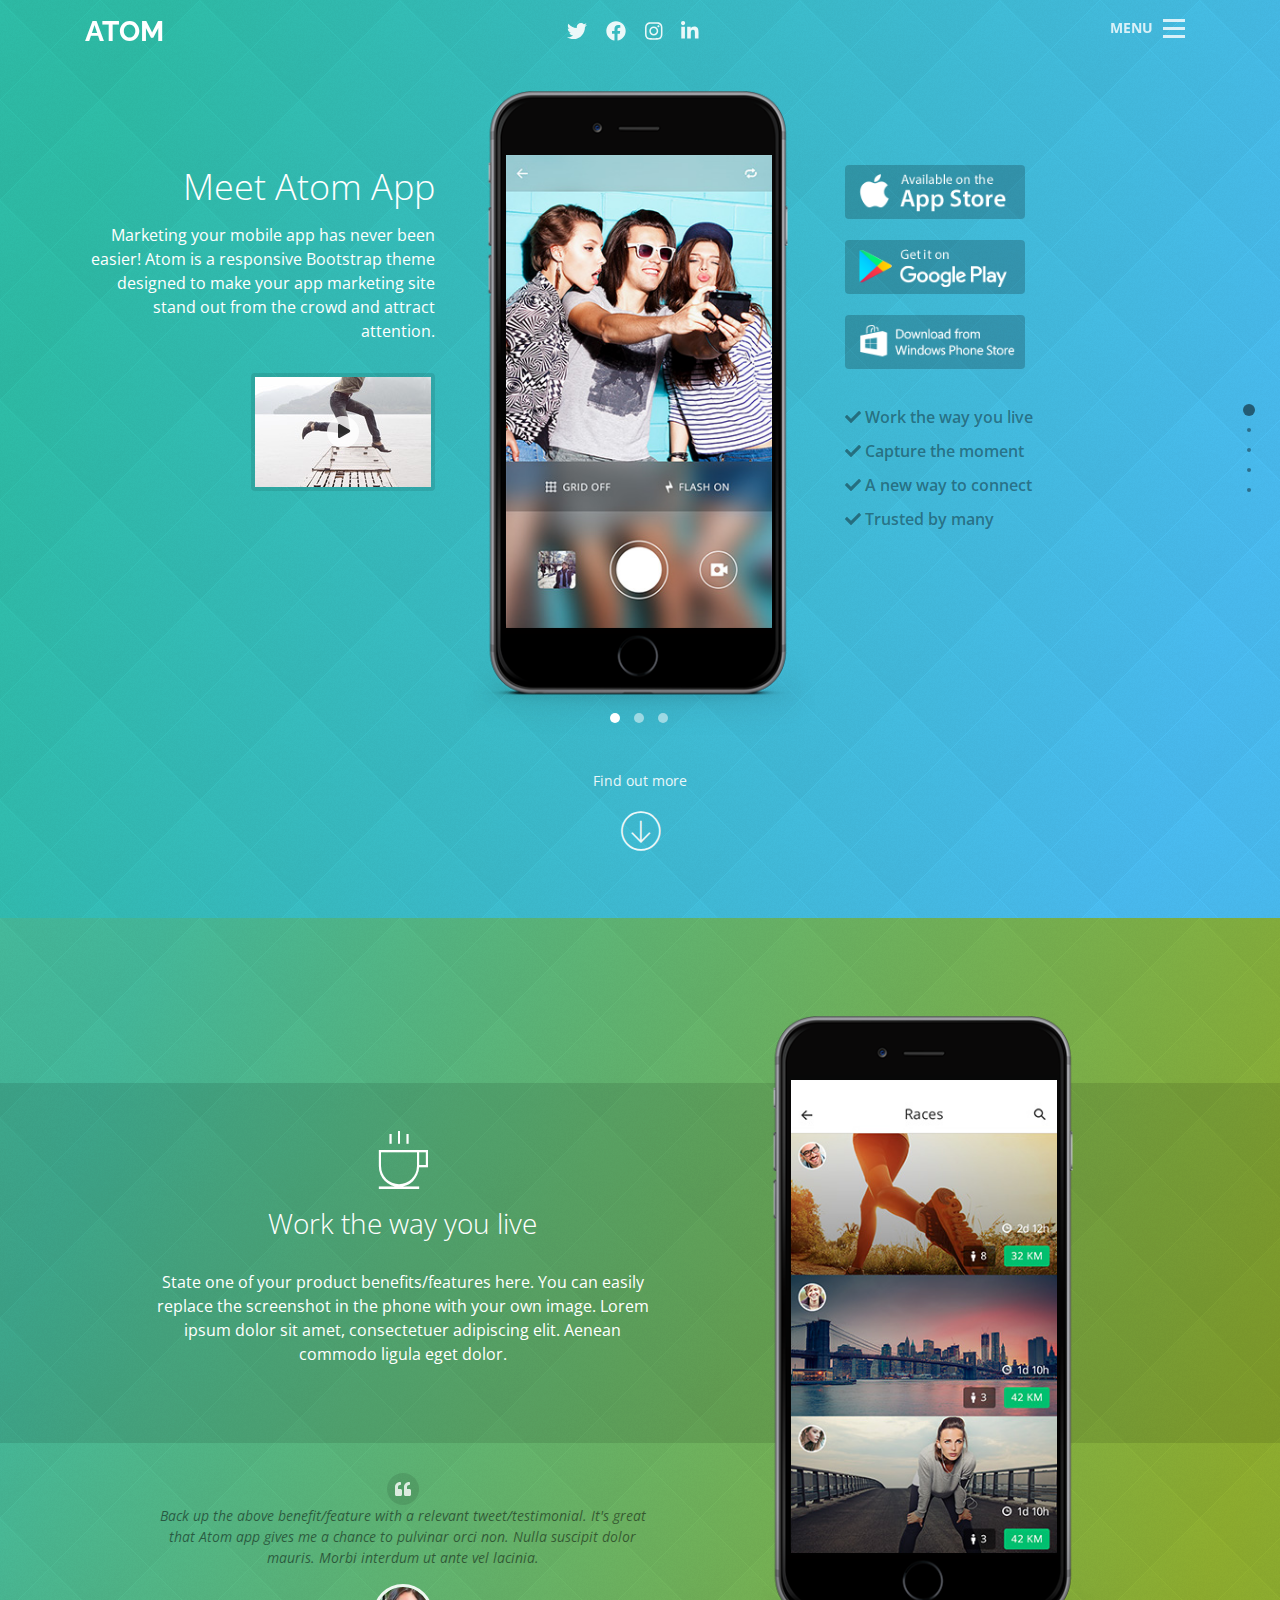
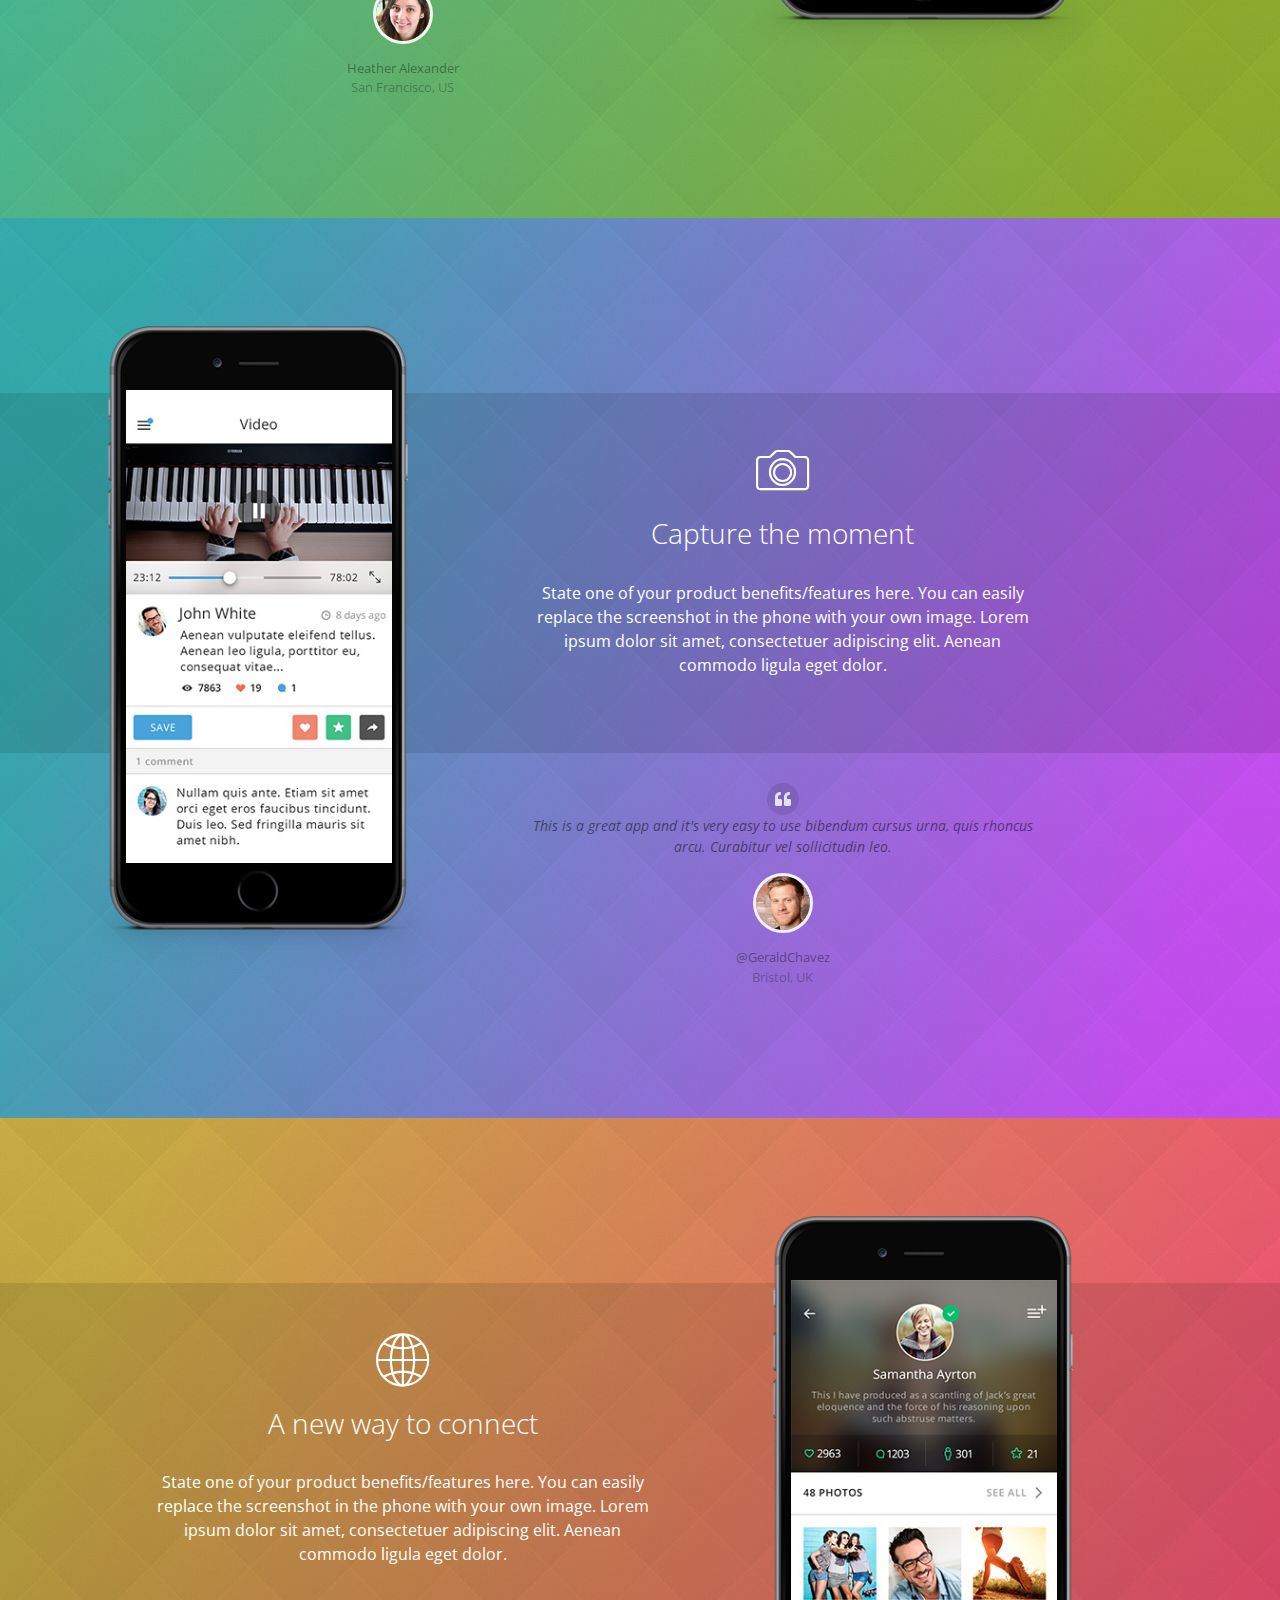
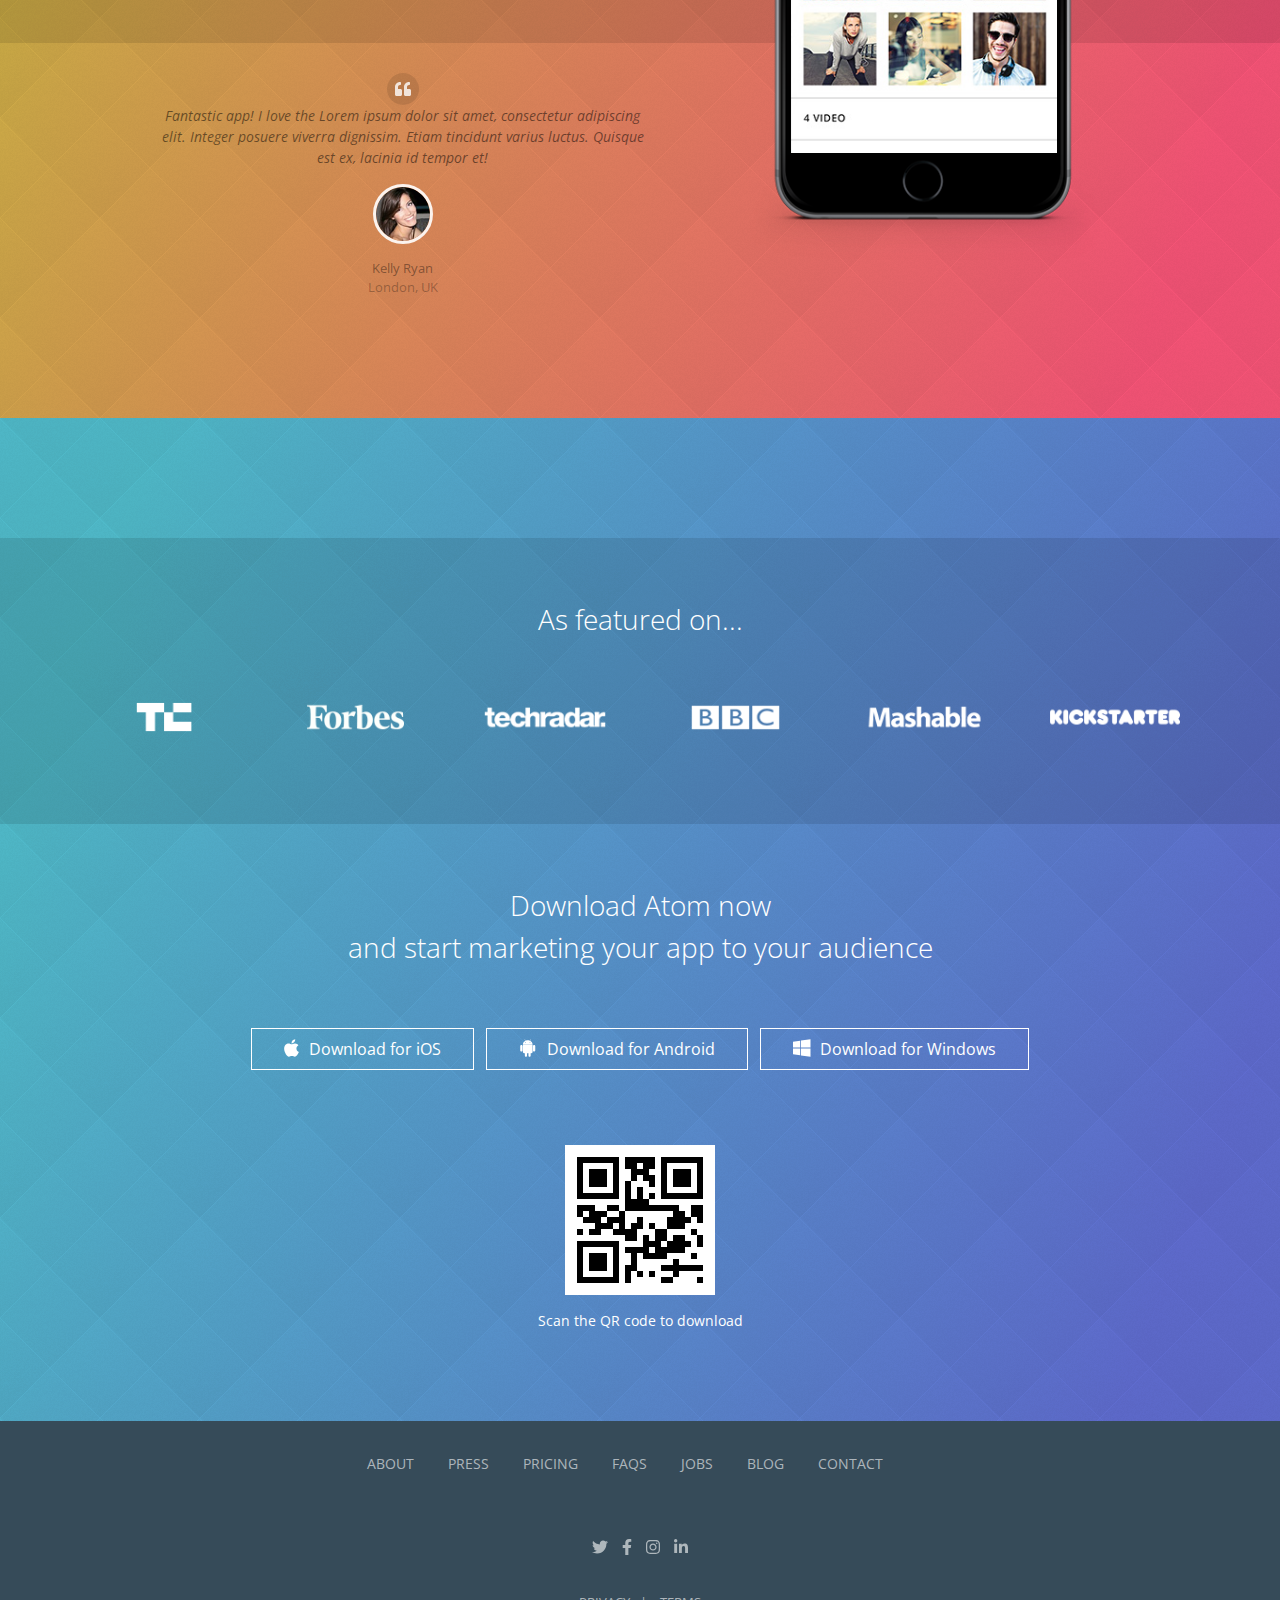
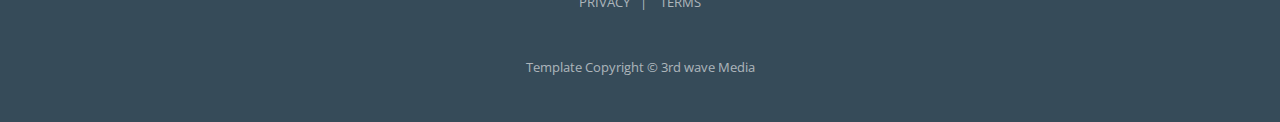
<file: atom-v4.1/atom-theme-bs4/index-iphone-2.html>
<!DOCTYPE html>
<html lang="en">
<head>
    <title>Atom - Responsive Bootstrap template for marketing mobile apps</title>
    <!-- Meta -->
    <meta charset="utf-8">
    <meta http-equiv="X-UA-Compatible" content="IE=edge">
    <meta name="viewport" content="width=device-width, initial-scale=1.0">
    <meta name="description" content="">
    <meta name="author" content="">    
    <link rel="shortcut icon" href="favicon.ico">  
    <link href='https://fonts.googleapis.com/css?family=Open+Sans:300italic,400italic,600italic,700italic,800italic,400,300,600,700,800' rel='stylesheet' type='text/css'>
    <link href='https://fonts.googleapis.com/css?family=Raleway:400,500,300,600,900,800,700,200,100' rel='stylesheet' type='text/css'>
    <!-- FontAwesome JS -->
    <script defer src="assets/fontawesome/js/all.js"></script>
    <!-- Global CSS -->
    <link rel="stylesheet" href="assets/plugins/bootstrap/css/bootstrap.min.css">   
    <!-- Plugins CSS -->
    <link rel="stylesheet" href="assets/plugins/pe-icon-7-stroke/css/pe-icon-7-stroke.css">
    <link rel="stylesheet" href="assets/plugins/pe-icon-7-stroke/css/helper.css">
    <link rel="stylesheet" href="assets/plugins/owl-carousel/assets/owl.carousel.min.css">
    <link rel="stylesheet" href="assets/plugins/owl-carousel/assets/owl.theme.default.min.css">       
    <link rel="stylesheet" href="assets/plugins/fullPage.js/jquery.fullpage.css">
    
    <!-- Theme CSS -->
    <link id="theme-style" rel="stylesheet" href="assets/css/theme.css">

</head> 

<body class="homepage">       
    
    <nav id="myNavmenu" class="navbar navmenu text-center d-block" role="navigation">
	    <a href="#" id="navmenu-close" class="navmenu-close">&times;</a>
        <ul class="list-unstyled menu-links">
            <li class="nav-item active"><a href="index.html">Home</a></li>
            <li class="nav-item"><a href="about.html">About</a></li>
            <li class="nav-item"><a href="press.html">Press</a></li>
            <li class="nav-item"><a href="pricing.html">Pricing</a></li>
            <li class="nav-item"><a href="faqs.html">FAQs</a></li>
            <li class="nav-item"><a href="jobs.html">Jobs</a></li>
            <li class="nav-item"><a href="job-single.html">Job Single</a></li>
            <li class="nav-item"><a href="blog.html">Blog</a></li>
            <li class="nav-item"><a href="blog-post.html">Blog Post</a></li>
            <li class="nav-item"><a href="contact.html">Contact</a></li>
            <li class="nav-item last"><a href="404.html">404</a></li>
            <li class="nav-item dropdown">
                <a class="dropdown-toggle" data-toggle="dropdown" href="#">Options<i class="fas fa-angle-down"></i></a>
                <ul class="dropdown-menu">
                    <li><a href="index.html">iPhone X <span class="badge badge-success">NEW</span></a></li>
                    <li><a href="index-iphone-1.html">iPhone (Gold)</a></li>
                    <li><a href="index-iphone-2.html">iPhone (Black)</a></li>
                    <li><a href="index-android.html">Android</a></li>                   
                </ul>                            
            </li><!--//dropdown--> 
        </ul>
        <ul class="social-icons list-inline">
            <li class="list-inline-item"><a href="https://twitter.com/3rdwave_themes"><i class="fab fa-twitter"></i></a></li>                        
            <li class="list-inline-item"><a href="https://www.facebook.com/3rdwavethemes"><i class="fab fa-facebook-f"></i></a></li>
            <li class="list-inline-item"><a href="https://www.facebook.com/3rdwavethemes"><i class="fab fa-instagram"></i></a></li>
            <li class="list-inline-item"><a href="#"><i class="fab fa-linkedin-in"></i></a></li>                    
        </ul> 
        
        <ul class="list-unstyled download-buttons">
            <li class="app-store"><a href="#"><img class="img-fluid d-block" src="assets/images/buttons/btn-app-store.png" alt="Download from App Store" /></a></li>
            <li class="google-play"><a href="#"><img class="img-fluid d-block" src="assets/images/buttons/btn-google-play.png" alt="Download from Google Play" /></a></li>
            <li class="windows-store"><a href="#"><img class="img-fluid d-block" src="assets/images/buttons/btn-windows-store.png" alt="Download from Windows Phone Store" /></a></li>
        </ul><!--//list-unstyled-->
        
    </nav>  
    
    <div class="canvas-wrapper" id="canvas-wrapper">
        <!-- ******HEADER****** --> 
        <header id="header" class="header fixed-top">  
            <div class="container">
                <h1 class="logo">
                    <a href="index.html">ATOM</a>
                </h1><!--//logo-->
                <div class="social-container text-center">
                    <ul class="social-icons list-inline">
                        <li class="list-inline-item"><a href="https://twitter.com/3rdwave_themes"><i class="fab fa-twitter"></i></a></li>                        
                        <li class="list-inline-item"><a href="https://www.facebook.com/3rdwavethemes"><i class="fab fa-facebook"></i></a></li>
                        <li class="list-inline-item"><a href="https://www.facebook.com/3rdwavethemes"><i class="fab fa-instagram"></i></a></li>
                        <li class="list-inline-item"><a href="#"><i class="fab fa-linkedin-in"></i></a></li>                    
                    </ul> 
                </div>            
                
                <div class="navbar-wrapper">
                  <span class="navbar-label">MENU</span>
                  <button type="button" class="navbar-toggle navmenu-hide" id="navbar-toggle">
                    <span class="icon-bar"></span>
                    <span class="icon-bar"></span>
                    <span class="icon-bar"></span>
                  </button>
                </div><!--//navbar -->
            </div><!--//container-->
        </header><!--//header-->   
        
        <div id="fullpage" class="sections-wrapper">
            
            <!-- ******Promo Section****** -->
            <section id="promo" class="promo section gradient-1">
                <div class="container">
                    <div class="row">                                      
                        <div class="intro-area col-lg-4 col-12">
                            <h2 class="title">Meet Atom App</h2>
                            <p class="intro">Marketing your mobile app has never been easier! Atom is a responsive Bootstrap theme designed to make your app marketing site stand out from the crowd and attract attention.</p>
                            <div class="video-container">
                                <img src="assets/images/media/video-thumb.jpg" alt="video" />
                                <a class="play-trigger" href="#modal-video" data-toggle="modal" data-target="#modal-video" data-backdrop="static" data-keyboard="false"><span class="icon-holder"><i class="fas fa-play"></i></span></a>
                            </div><!--//video-container-->             
                        </div><!--//intro-area-->
                        <div class="clearfix d-none d-sm-block d-md-block"></div>
                        <div class="download-area col-lg-4 col-md-6 col-12 order-md-12">
                            <ul class="list-unstyled download-buttons">
                                <li class="app-store"><a href="#"><img class="img-fluid d-block" src="assets/images/buttons/btn-app-store.png" alt="Download from App Store" /></a></li>
                                <li class="google-play"><a href="#"><img class="img-fluid d-block" src="assets/images/buttons/btn-google-play.png" alt="Download from Google Play" /></a></li>
                                <li class="windows-store"><a href="#"><img class="img-fluid d-block" src="assets/images/buttons/btn-windows-store.png" alt="Download from Windows Phone Store" /></a></li>
                            </ul><!--//list-unstyled-->
                            <ul class="list-unstyled summary">
                                <li><i class="fa fa-check"></i> <a href="#benefit1">Work the way you live</a></li>
                                <li><i class="fa fa-check"></i> <a href="#benefit2">Capture the moment</a></li>
                                <li><i class="fa fa-check"></i> <a href="#benefit3">A new way to connect</a></li>
                                <li><i class="fa fa-check"></i> <a href="#download">Trusted by many</a></li>
                            </ul><!--//list-unstyled-->
                        </div><!--//download-area--> 
                        <div class="clearfix d-md-block d-none"></div>
                        <div class="device device-iphone text-center col-lg-4 col-md-6 col-12 order-md-5">     
                            <div class="device-holder iphone-holder iphone-grey-holder offset-top">                 
                                <div class="device-holder-inner">
                                    <div id="home-slideshow" class="owl-carousel owl-theme"> 
                                      <div class="item"><img class="img-fluid" src="assets/images/devices/screenshots/iphone6-screen-1.1.jpg" alt=""></div>
                                      <div class="item"><img class="img-fluid" src="assets/images/devices/screenshots/iphone6-screen-1.2.jpg" alt=""></div>
                                      <div class="item"><img class="img-fluid" src="assets/images/devices/screenshots/iphone6-screen-1.3.jpg" alt=""></div>                         
                                    </div><!--//slideshow-->
                                </div><!--//device-holder-inner-->  
                            </div><!--//device-holder-->                  
                        </div><!--//phone-holder--> 
                    </div><!--//row-->
                    <div class="arrow-holder text-center">
                        <p class="lead-text"><a href="#benefit1">Find out more</a></p>
                        <a href="#benefit1" class="animate pe-7s-bottom-arrow pe-3x"></a>
                    </div><!--//arrow-holder-->
                </div><!--//container-->            
            </section><!--//promo-->
            
            <!-- ******Benefit-1 Section****** -->
            <section id="benefit-1" class="benefit-1 section gradient-2 has-pattern">
                <div class="section-inner">
                    <div class="container text-center">
                        <div class="row">
                            <div class="content col-lg-7 col-md-6 col-12">
                                <div class="content-inner">
                                    <span class="pe-icon pe-7s-coffee pe-4x"></span>
                                    <h2 class="title text-center">Work the way you live</h2>
                                    <p class="intro text-center">State one of your product benefits/features here. You can easily replace the screenshot in the phone with your own image. Lorem ipsum dolor sit amet, consectetuer adipiscing elit. Aenean commodo ligula eget dolor.</p>
                                </div><!--//content-inner-->
                                <div class="testimonial text-center">                                          
                                    <div class="quote-container">
                                        <span class="icon-holder"><i class="fas fa-quote-left"></i></span>
                                        <blockquote class="quote">
                                            Back up the above benefit/feature with a relevant tweet/testimonial. It's great that Atom app gives me a chance to pulvinar orci non. Nulla suscipit dolor mauris. Morbi interdum ut ante vel lacinia.                              
                                        </blockquote>
                                        <div class="source">
                                            <img class="profile" src="assets/images/profiles/profile-1.png" alt="" />
                                            <p class="meta">
                                                <span class="source-name"><a href="#">Heather Alexander</a></span>
                                                <span class="source-title">San Francisco, US</span>
                                            </p>
                                        </div><!--//source-->
                                    </div><!--//quote-container-->                    
                                </div><!--//testimonial-->
                            </div><!--//content-->
                            <div class="device device-iphone col-lg-4 col-md-6 col-12">     
                                <div class="device-holder iphone-holder iphone-grey-holder offset-top">                 
                                    <div class="device-holder-inner">
                                        <img class="img-fluid" src="assets/images/devices/screenshots/iphone6-screen-2.jpg" alt="">
                                    </div><!--//device-holder-inner-->  
                                </div><!--//device-holder-->                  
                            </div><!--//phone-holder-->                         
                        </div><!--//row-->
                    </div><!--//container-->
                </div><!--//section-inner-->
            </section><!--//benefit-1-->
            
            <!-- ******Benefit-2 Section****** -->
            <section id="benefit-2" class="benefit-2 section gradient-3 has-pattern">
                <div class="section-inner">
                    <div class="container text-center">
                        <div class="row">
                            <div class="content col-lg-7 col-md-6 col-12 order-md-12">
                                <div class="content-inner">
                                    <span class="pe-icon pe-7s-camera pe-4x"></span>
                                    <h2 class="title text-center">Capture the moment</h2>
                                    <p class="intro text-center">State one of your product benefits/features here. You can easily replace the screenshot in the phone with your own image. Lorem ipsum dolor sit amet, consectetuer adipiscing elit. Aenean commodo ligula eget dolor.</p>
                                </div><!--//content-inner-->
                                <div class="testimonial text-center">                                          
                                    <div class="quote-container">
                                        <span class="icon-holder"><i class="fas fa-quote-left"></i></span>
                                        <blockquote class="quote">
                                            This is a great app and it's very easy to use bibendum cursus urna, quis rhoncus arcu. Curabitur vel sollicitudin leo.                                
                                        </blockquote>
                                        <div class="source">
                                            <img class="profile" src="assets/images/profiles/profile-2.png" alt="" />
                                            <p class="meta">
                                                <span class="source-name"><a href="#">@GeraldChavez</a></span>
                                                <span class="source-title">Bristol, UK</span>
                                            </p>
                                        </div><!--//source-->
                                    </div><!--//quote-container-->                    
                                </div><!--//testimonial-->
                            </div><!--//content-->
                            <div class="device device-iphone col-lg-4 col-md-6 col-12 order-md-1">     
                                <div class="device-holder iphone-holder iphone-grey-holder offset-top">                 
                                    <div class="device-holder-inner">
                                        <img class="img-fluid" src="assets/images/devices/screenshots/iphone6-screen-3.jpg" alt="">
                                    </div><!--//device-holder-inner-->  
                                </div><!--//device-holder-->                  
                            </div><!--//phone-holder-->                         
                        </div><!--//row-->
                    </div><!--//container-->
                </div><!--//section-inner-->
            </section><!--//benefit-2-->
            
            <!-- ******Benefit-3 Section****** -->
            <section id="benefit-3" class="benefit-3 section gradient-4 has-pattern">
                <div class="section-inner">
                    <div class="container text-center">
                        <div class="row">
                            <div class="content col-lg-7 col-md-6 col-12">
                                <div class="content-inner">
                                    <span class="pe-icon pe-7s-global pe-4x"></span>
                                    <h2 class="title text-center">A new way to connect</h2>
                                    <p class="intro text-center">State one of your product benefits/features here. You can easily replace the screenshot in the phone with your own image. Lorem ipsum dolor sit amet, consectetuer adipiscing elit. Aenean commodo ligula eget dolor.</p>
                                </div><!--//content-inner-->
                                <div class="testimonial text-center">                                          
                                    <div class="quote-container">
                                        <span class="icon-holder"><i class="fas fa-quote-left"></i></span>
                                        <blockquote class="quote">
                                            Fantastic app! I love the Lorem ipsum dolor sit amet, consectetur adipiscing elit. Integer posuere viverra dignissim. Etiam tincidunt varius luctus. Quisque est ex, lacinia id tempor et!                                
                                        </blockquote>
                                        <div class="source">
                                            <img class="profile" src="assets/images/profiles/profile-3.png" alt="" />
                                            <p class="meta">
                                                <span class="source-name"><a href="#">Kelly Ryan</a></span>
                                                <span class="source-title">London, UK</span>
                                            </p>
                                        </div><!--//source-->
                                    </div><!--//quote-container-->                    
                                </div><!--//testimonial-->
                            </div><!--//content-->
                            <div class="device device-iphone col-lg-4 col-md-6 col-12">     
                                <div class="device-holder iphone-holder iphone-grey-holder offset-top">                 
                                    <div class="device-holder-inner">
                                        <img class="img-fluid" src="assets/images/devices/screenshots/iphone6-screen-4.jpg" alt="">
                                    </div><!--//device-holder-inner-->  
                                </div><!--//device-holder-->                  
                            </div><!--//phone-holder-->                         
                        </div><!--//row-->
                    </div><!--//container-->
                </div><!--//section-inner-->
            </section><!--//benefit-3-->
                    
            <!-- ******CTA Section****** -->
            <section id="cta-section" class="cta-section section gradient-5">
                <div class="press text-center">
                    <div class="press-inner">
                        <div class="container text-center">
                            <h2 class="title">As featured on...</h2>
                            <div class="press-list row">
                                <div class="col-lg-2 col-md-4 col-6"><a href="press.html"><img class="img-fluid d-inline-block" src="assets/images/press/logo-1.png" alt=""></a></div>
                                <div class="col-lg-2 col-md-4 col-6"><a href="press.html"><img class="img-fluid d-inline-block" src="assets/images/press/logo-2.png" alt=""></a></div>
                                <div class="col-lg-2 col-md-4 col-6"><a href="press.html"><img class="img-fluid d-inline-block" src="assets/images/press/logo-3.png" alt=""></a></div>                         
                                <div class="col-lg-2 col-md-4 col-6"><a href="press.html"><img class="img-fluid d-inline-block" src="assets/images/press/logo-4.png" alt=""></a></div>
                                <div class="col-lg-2 col-md-4 col-6"><a href="press.html"><img class="img-fluid d-inline-block" src="assets/images/press/logo-5.png" alt=""></a></div>
                                <div class="col-lg-2 col-md-4 col-6"><a href="press.html"><img class="img-fluid d-inline-block" src="assets/images/press/logo-6.png" alt=""></a></div>
                            </div><!--//press-list"-->
                        </div><!--//container-->
                    </div><!--//press-inner-->
                </div><!--//press--> 
                <div class="download text-center">
                    <div class="container">
                        <h3 class="title">Download Atom now <br />and start marketing your app to your audience</h3>
                        <ul class="list-inline download-list">
                            <li class="list-inline-item"><a class="btn btn-cta btn-cta-primary" href="#"><i class="fab fa-apple"></i><span class="text">Download for iOS</span> </a></li>
                            <li class="list-inline-item"><a class="btn btn-cta btn-cta-primary" href="#"><i class="fab fa-android"></i><span class="text">Download for Android</span></a></li>
                            <li class="list-inline-item"><a class="btn btn-cta btn-cta-primary" href="#"><i class="fab fa-windows"></i><span class="text">Download for Windows</span></a></li>
                        </ul>
                        <figure class="qr-holder">
                            <img src="assets/images/buttons/QR-code.png" alt="" />
                            <figcaption class="caption">Scan the QR code to download</figcaption>
                        </figure>
                    </div><!--//container-->
                </div><!--//download-->
            </section><!--//cta-section-->        
        </div><!--//sections-wrapper-->
 
        <!-- ******FOOTER****** --> 
        <footer class="footer">
            <div class="container text-center">
                <nav class="links">
                    <ul class="list-inline">
                        <li class="list-inline-item"><a href="about.html">About</a></li>
                        <li class="list-inline-item"><a href="press.html">Press</a></li>
                        <li class="list-inline-item"><a href="pricing.html">Pricing</a></li>
                        <li class="list-inline-item"><a href="faqs.html">FAQs</a></li>
                        <li class="list-inline-item"><a href="jobs.html">Jobs</a></li>
                        <li class="list-inline-item"><a href="blog.html">Blog</a></li>
                        <li class="list-inline-item"><a href="contact.html">Contact</a></li>
                    </ul>                    
                </nav>
                <ul class="social-icons list-inline">
                    <li class="list-inline-item"><a href="https://twitter.com/3rdwave_themes"><i class="fab fa-twitter"></i></a></li>                        
                    <li class="list-inline-item"><a href="https://www.facebook.com/3rdwavethemes"><i class="fab fa-facebook-f"></i></a></li>
                    <li class="list-inline-item"><a href="https://www.facebook.com/3rdwavethemes"><i class="fab fa-instagram"></i></a></li>
                    <li class="list-inline-item last"><a href="#"><i class="fab fa-linkedin-in"></i></a></li>                    
                </ul>
                <ul class="links legal-links list-inline">
                    <li class="list-inline-item"><a href="#">Privacy</a></li>
                    <li class="last list-inline-item"><a href="#">Terms</a></li>
                </ul><!--//legal-links-->
                <small class="copyright">Template Copyright &copy; <a href="http://themes.3rdwavemedia.com/">3rd wave Media</a></small>
                
            </div><!--//container-->
        </footer><!--//footer-->
    </div><!--//canvas-wrapper-->
    
    <!-- *****Video Modal***** -->
    <div class="modal modal-video" id="modal-video" tabindex="-1" role="dialog" aria-labelledby="videoModalLabel" aria-hidden="true">
        <div class="modal-dialog">
            <div class="modal-content">
                <div class="modal-header">
                    <button type="button" class="close" data-dismiss="modal" aria-hidden="true">&times;</button>
                    <h4 id="videoModalLabel" class="modal-title sr-only">Video Tour</h4>
                </div>
                <div class="modal-body">
                    <div class="video-container text-center embed-responsive-16by9">
                        <iframe id="vimeo-video" class="embed-responsive-item" src="https://player.vimeo.com/video/73625505?" width="720" height="405" frameborder="0" webkitallowfullscreen mozallowfullscreen allowfullscreen allow="autoplay; fullscreen"></iframe>
                    </div><!--//video-container-->
                </div><!--//modal-body-->
            </div><!--//modal-content-->
        </div><!--//modal-dialog-->
    </div><!--//modal-->
     
    <!-- Main Javascript -->          
    <script type="text/javascript" src="assets/plugins/jquery-3.4.1.min.js"></script>
    <script type="text/javascript" src="assets/plugins/popper.min.js"></script> 
    <script type="text/javascript" src="assets/plugins/bootstrap/js/bootstrap.min.js"></script>                                                          
    <script type="text/javascript" src="assets/js/main.js"></script>
    
    <!-- Fullpage.js -->
    <script type="text/javascript" src="assets/plugins/fullPage.js/jquery.fullpage.min.js"></script>
    <script type="text/javascript" src="assets/js/fullpage-custom.js"></script> 
    
    <!-- Owl Carousel -->
    <script type="text/javascript" src="assets/plugins/owl-carousel/owl.carousel.min.js"></script> 
    <script type="text/javascript" src="assets/js/owl-custom.js"></script> 

    
    <!-- Modal video -->
    <script type="text/javascript" src="assets/js/modal-video.js"></script>

    
</body>
</html>
</file>
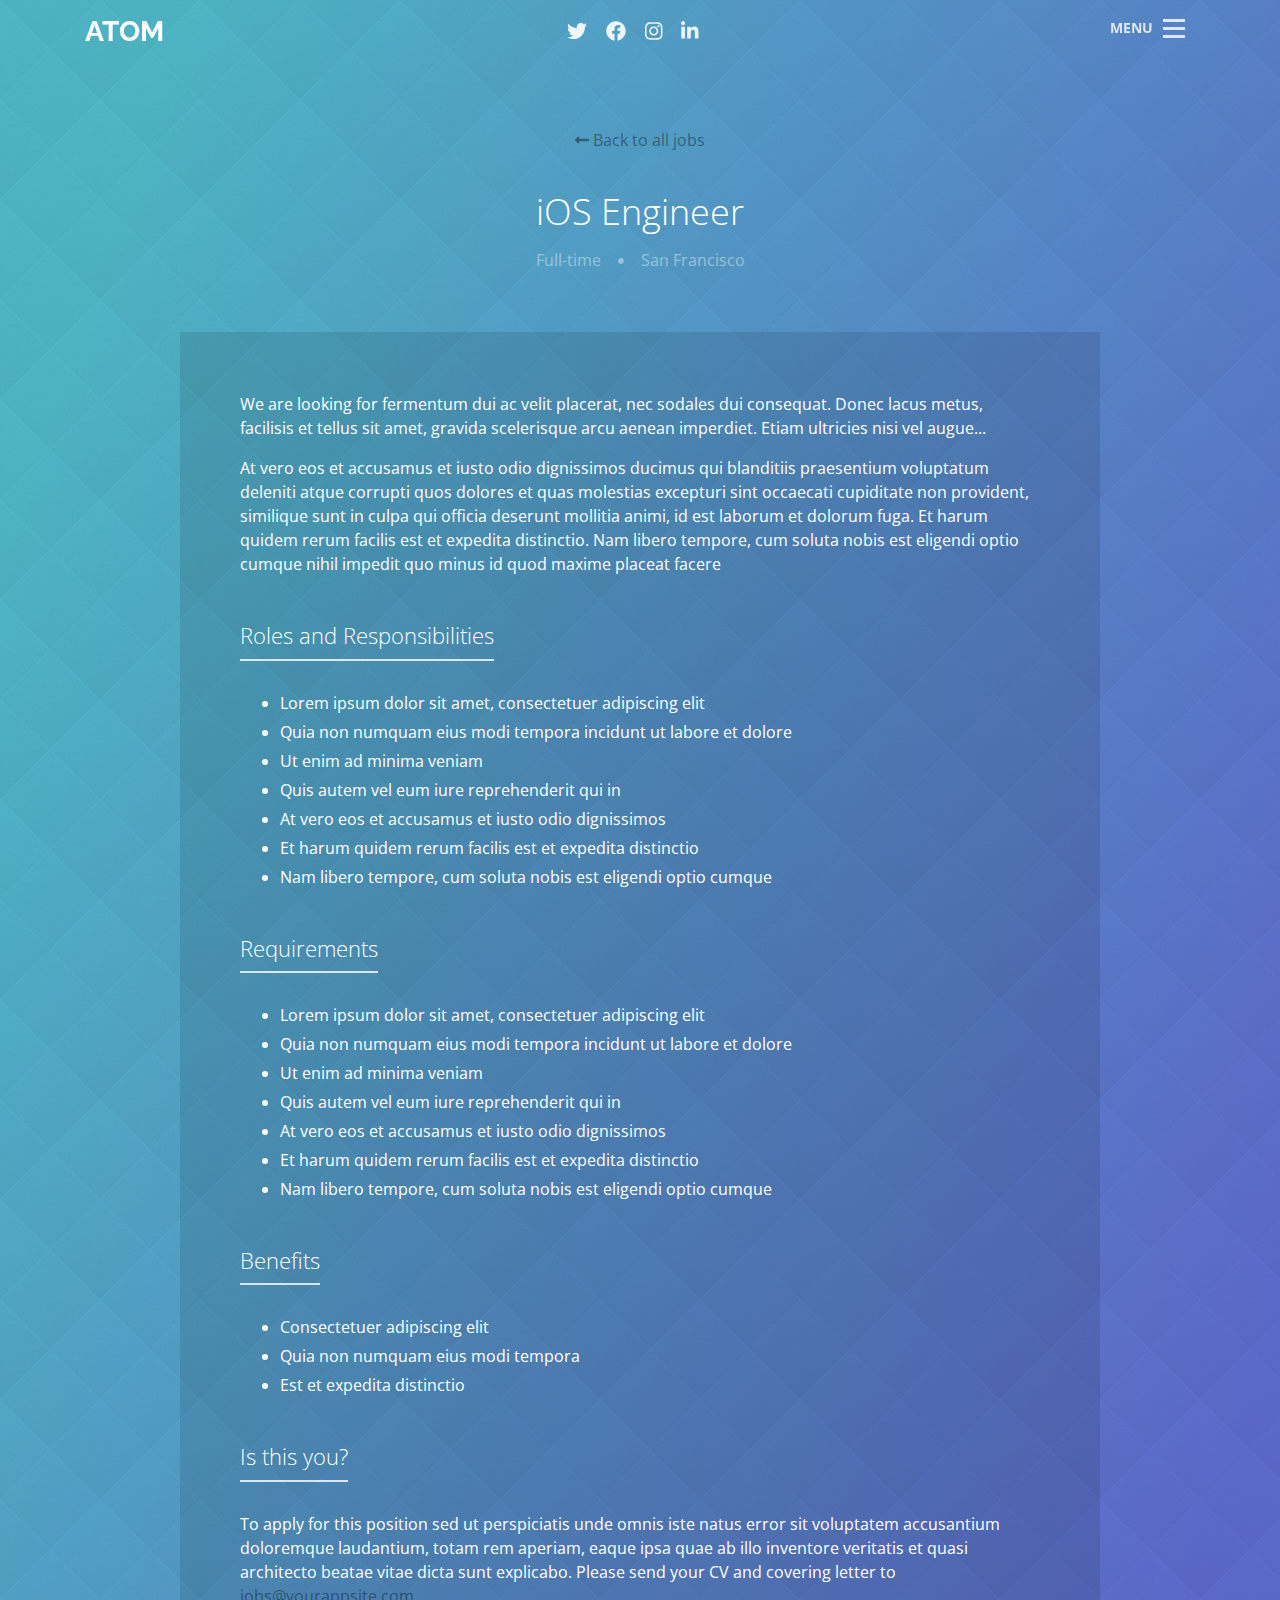
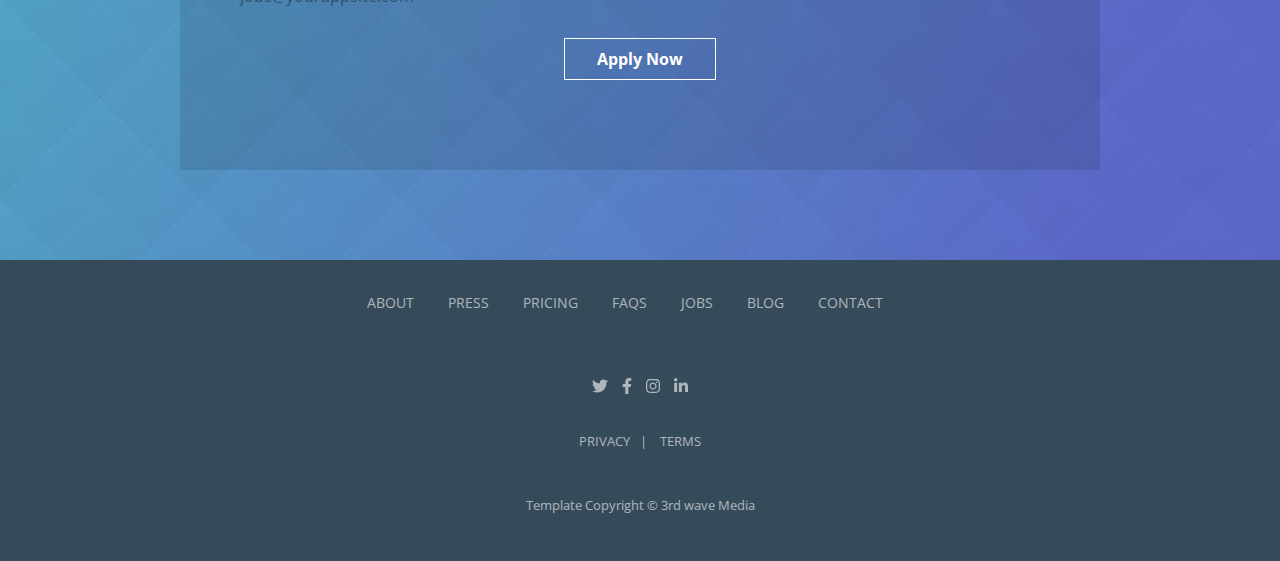
<file: atom-v4.1/atom-theme-bs4/job-single.html>
<!DOCTYPE html>
<html lang="en">
<head>
    <title>Atom - Responsive Bootstrap template for marketing mobile apps</title>
    <!-- Meta -->
    <meta charset="utf-8">
    <meta http-equiv="X-UA-Compatible" content="IE=edge">
    <meta name="viewport" content="width=device-width, initial-scale=1.0">
    <meta name="description" content="">
    <meta name="author" content="">    
    <link rel="shortcut icon" href="favicon.ico">  
    <link href='https://fonts.googleapis.com/css?family=Open+Sans:300italic,400italic,600italic,700italic,800italic,400,300,600,700,800' rel='stylesheet' type='text/css'>
    <link href='https://fonts.googleapis.com/css?family=Raleway:400,500,300,600,900,800,700,200,100' rel='stylesheet' type='text/css'>
    <!-- FontAwesome JS -->
    <script defer src="assets/fontawesome/js/all.js"></script>
    <!-- Global CSS -->
    <link rel="stylesheet" href="assets/plugins/bootstrap/css/bootstrap.min.css">   
    <!-- Plugins CSS -->
    <link rel="stylesheet" href="assets/plugins/pe-icon-7-stroke/css/pe-icon-7-stroke.css">
    <link rel="stylesheet" href="assets/plugins/pe-icon-7-stroke/css/helper.css">
    <link rel="stylesheet" href="assets/plugins/owl-carousel/assets/owl.carousel.min.css">
    <link rel="stylesheet" href="assets/plugins/owl-carousel/assets/owl.theme.default.min.css">       
    <link rel="stylesheet" href="assets/plugins/fullPage.js/jquery.fullpage.css">
    
    <!-- Theme CSS -->
    <link id="theme-style" rel="stylesheet" href="assets/css/theme.css">

</head> 

<body class="job-single-page">       
    
    <nav id="myNavmenu" class="navbar navmenu text-center d-block" role="navigation">
	    <a href="#" id="navmenu-close" class="navmenu-close">&times;</a>
        <ul class="list-unstyled menu-links">
            <li class="nav-item"><a href="index.html">Home</a></li>
            <li class="nav-item"><a href="about.html">About</a></li>
            <li class="nav-item"><a href="press.html">Press</a></li>
            <li class="nav-item"><a href="pricing.html">Pricing</a></li>
            <li class="nav-item"><a href="faqs.html">FAQs</a></li>
            <li class="nav-item"><a href="jobs.html">Jobs</a></li>
            <li class="nav-item active"><a href="job-single.html">Job Single</a></li>
            <li class="nav-item"><a href="blog.html">Blog</a></li>
            <li class="nav-item"><a href="blog-post.html">Blog Post</a></li>
            <li class="nav-item"><a href="contact.html">Contact</a></li>
            <li class="nav-item last"><a href="404.html">404</a></li>
            <li class="nav-item dropdown">
                <a class="dropdown-toggle" data-toggle="dropdown" href="#">Options<i class="fas fa-angle-down"></i></a>
                <ul class="dropdown-menu">
                    <li><a href="index.html">iPhone X <span class="badge badge-success">NEW</span></a></li>
                    <li><a href="index-iphone-1.html">iPhone (Gold)</a></li>
                    <li><a href="index-iphone-2.html">iPhone (Black)</a></li>
                    <li><a href="index-android.html">Android</a></li>                   
                </ul>                            
            </li><!--//dropdown--> 
        </ul>
        <ul class="social-icons list-inline">
            <li class="list-inline-item"><a href="https://twitter.com/3rdwave_themes"><i class="fab fa-twitter"></i></a></li>                        
            <li class="list-inline-item"><a href="https://www.facebook.com/3rdwavethemes"><i class="fab fa-facebook-f"></i></a></li>
            <li class="list-inline-item"><a href="https://www.facebook.com/3rdwavethemes"><i class="fab fa-instagram"></i></a></li>
            <li class="list-inline-item"><a href="#"><i class="fab fa-linkedin-in"></i></a></li>                    
        </ul> 
        
        <ul class="list-unstyled download-buttons">
            <li class="app-store"><a href="#"><img class="img-fluid d-block" src="assets/images/buttons/btn-app-store.png" alt="Download from App Store" /></a></li>
            <li class="google-play"><a href="#"><img class="img-fluid d-block" src="assets/images/buttons/btn-google-play.png" alt="Download from Google Play" /></a></li>
            <li class="windows-store"><a href="#"><img class="img-fluid d-block" src="assets/images/buttons/btn-windows-store.png" alt="Download from Windows Phone Store" /></a></li>
        </ul><!--//list-unstyled-->
        
    </nav>  
    
    <div class="canvas-wrapper" id="canvas-wrapper">
        <!-- ******HEADER****** --> 
        <header id="header" class="header fixed-top">  
            <div class="container">
                <h1 class="logo">
                    <a href="index.html">ATOM</a>
                </h1><!--//logo-->
                <div class="social-container text-center">
                    <ul class="social-icons list-inline">
                        <li class="list-inline-item"><a href="https://twitter.com/3rdwave_themes"><i class="fab fa-twitter"></i></a></li>                        
                        <li class="list-inline-item"><a href="https://www.facebook.com/3rdwavethemes"><i class="fab fa-facebook"></i></a></li>
                        <li class="list-inline-item"><a href="https://www.facebook.com/3rdwavethemes"><i class="fab fa-instagram"></i></a></li>
                        <li class="list-inline-item"><a href="#"><i class="fab fa-linkedin-in"></i></a></li>                    
                    </ul> 
                </div>            
                
                <div class="navbar-wrapper">
                  <span class="navbar-label">MENU</span>
                  <button type="button" class="navbar-toggle navmenu-hide" id="navbar-toggle">
                    <span class="icon-bar"></span>
                    <span class="icon-bar"></span>
                    <span class="icon-bar"></span>
                  </button>
                </div><!--//navbar -->
            </div><!--//container-->
        </header><!--//header-->   
        
        <article class="job-single article gradient-5">
            <div class="header-wrapper container text-center">  
                <a class="nav-link" href="jobs.html"><i class="fas fa-long-arrow-alt-left"></i> Back to all jobs</a>            
                <h2 class="title">iOS Engineer</h2>
                <div class="meta">
                    <ul class="list-inline">
                        <li class="list-inline-item">Full-time<i class="fas fa-circle" data-fa-transform="shrink-10"></i></li>
                        <li class="list-inline-item last">San Francisco</li>
                    </ul>
                </div><!--//meta-->  
            </div><!--//container-->
            <section class="job-section container text-center">
                <div class="row">
                    <div class="col-lg-10 col-12 mr-lg-auto ml-lg-auto">
                        <div class="section-inner">                    
                            <div class="content text-left">
                                <p>We are looking for fermentum dui ac velit placerat, nec sodales dui consequat. Donec lacus metus, facilisis et tellus sit amet, gravida scelerisque arcu aenean imperdiet. Etiam ultricies nisi vel augue...</p>
                                <p>At vero eos et accusamus et iusto odio dignissimos ducimus qui blanditiis praesentium voluptatum deleniti atque corrupti quos dolores et quas molestias excepturi sint occaecati cupiditate non provident, similique sunt in culpa qui officia deserunt mollitia animi, id est laborum et dolorum fuga. Et harum quidem rerum facilis est et expedita distinctio. Nam libero tempore, cum soluta nobis est eligendi optio cumque nihil impedit quo minus id quod maxime placeat facere</p>
                                <h4 class="subtitle">Roles and Responsibilities</h4>
                                <ul>
                                    <li>Lorem ipsum dolor sit amet, consectetuer adipiscing elit</li>
                                    <li>Quia non numquam eius modi tempora incidunt ut labore et dolore</li>
                                    <li>Ut enim ad minima veniam</li>
                                    <li>Quis autem vel eum iure reprehenderit qui in</li>
                                    <li>At vero eos et accusamus et iusto odio dignissimos </li>
                                    <li>Et harum quidem rerum facilis est et expedita distinctio</li>
                                    <li>Nam libero tempore, cum soluta nobis est eligendi optio cumque</li>
                                </ul>
                                <h4 class="subtitle">Requirements</h4>
                                <ul>
                                    <li>Lorem ipsum dolor sit amet, consectetuer adipiscing elit</li>
                                    <li>Quia non numquam eius modi tempora incidunt ut labore et dolore</li>
                                    <li>Ut enim ad minima veniam</li>
                                    <li>Quis autem vel eum iure reprehenderit qui in</li>
                                    <li>At vero eos et accusamus et iusto odio dignissimos </li>
                                    <li>Et harum quidem rerum facilis est et expedita distinctio</li>
                                    <li>Nam libero tempore, cum soluta nobis est eligendi optio cumque</li>
                                </ul>
                                <h4 class="subtitle">Benefits</h4>
                                <ul>
                                    <li>Consectetuer adipiscing elit</li>
                                    <li>Quia non numquam eius modi tempora</li>
                                    <li>Est et expedita distinctio</li>
                                </ul>
                                <h4 class="subtitle">Is this you?</h4>
                                <p>To apply for this position sed ut perspiciatis unde omnis iste natus error sit voluptatem accusantium doloremque laudantium, totam rem aperiam, eaque ipsa quae ab illo inventore veritatis et quasi architecto beatae vitae dicta sunt explicabo. Please send your CV and covering letter to <a href="#">jobs@yourappsite.com</a> </p>
                                <div class="cta-container text-center">
                                    <a class="btn btn-cta btn-cta-primary" href="#">Apply Now</a>
                                </div>
                            </div> 
                        </div><!--//section-inner-->
                    </div>
                </div><!--//row-->
            </section><!--//jobs-section-->    
        </article><!--//article-->    
            
        <!-- ******FOOTER****** --> 
        <footer class="footer">
            <div class="container text-center">
                <nav class="links">
                    <ul class="list-inline">
                        <li class="list-inline-item"><a href="about.html">About</a></li>
                        <li class="list-inline-item"><a href="press.html">Press</a></li>
                        <li class="list-inline-item"><a href="pricing.html">Pricing</a></li>
                        <li class="list-inline-item"><a href="faqs.html">FAQs</a></li>
                        <li class="list-inline-item"><a href="jobs.html">Jobs</a></li>
                        <li class="list-inline-item"><a href="blog.html">Blog</a></li>
                        <li class="list-inline-item"><a href="contact.html">Contact</a></li>
                    </ul>                    
                </nav>
                <ul class="social-icons list-inline">
                    <li class="list-inline-item"><a href="https://twitter.com/3rdwave_themes"><i class="fab fa-twitter"></i></a></li>                        
                    <li class="list-inline-item"><a href="https://www.facebook.com/3rdwavethemes"><i class="fab fa-facebook-f"></i></a></li>
                    <li class="list-inline-item"><a href="https://www.facebook.com/3rdwavethemes"><i class="fab fa-instagram"></i></a></li>
                    <li class="list-inline-item last"><a href="#"><i class="fab fa-linkedin-in"></i></a></li>                    
                </ul>
                <ul class="links legal-links list-inline">
                    <li class="list-inline-item"><a href="#">Privacy</a></li>
                    <li class="last list-inline-item"><a href="#">Terms</a></li>
                </ul><!--//legal-links-->
                <small class="copyright">Template Copyright &copy; <a href="http://themes.3rdwavemedia.com/">3rd wave Media</a></small>
                
            </div><!--//container-->
        </footer><!--//footer-->
    </div><!--//canvas-wrapper-->
     
    <!-- Main Javascript -->          
    <script type="text/javascript" src="assets/plugins/jquery-3.4.1.min.js"></script>
    <script type="text/javascript" src="assets/plugins/popper.min.js"></script> 
    <script type="text/javascript" src="assets/plugins/bootstrap/js/bootstrap.min.js"></script>                                                        
    <script type="text/javascript" src="assets/js/main.js"></script>
    
</body>
</html>
</file>
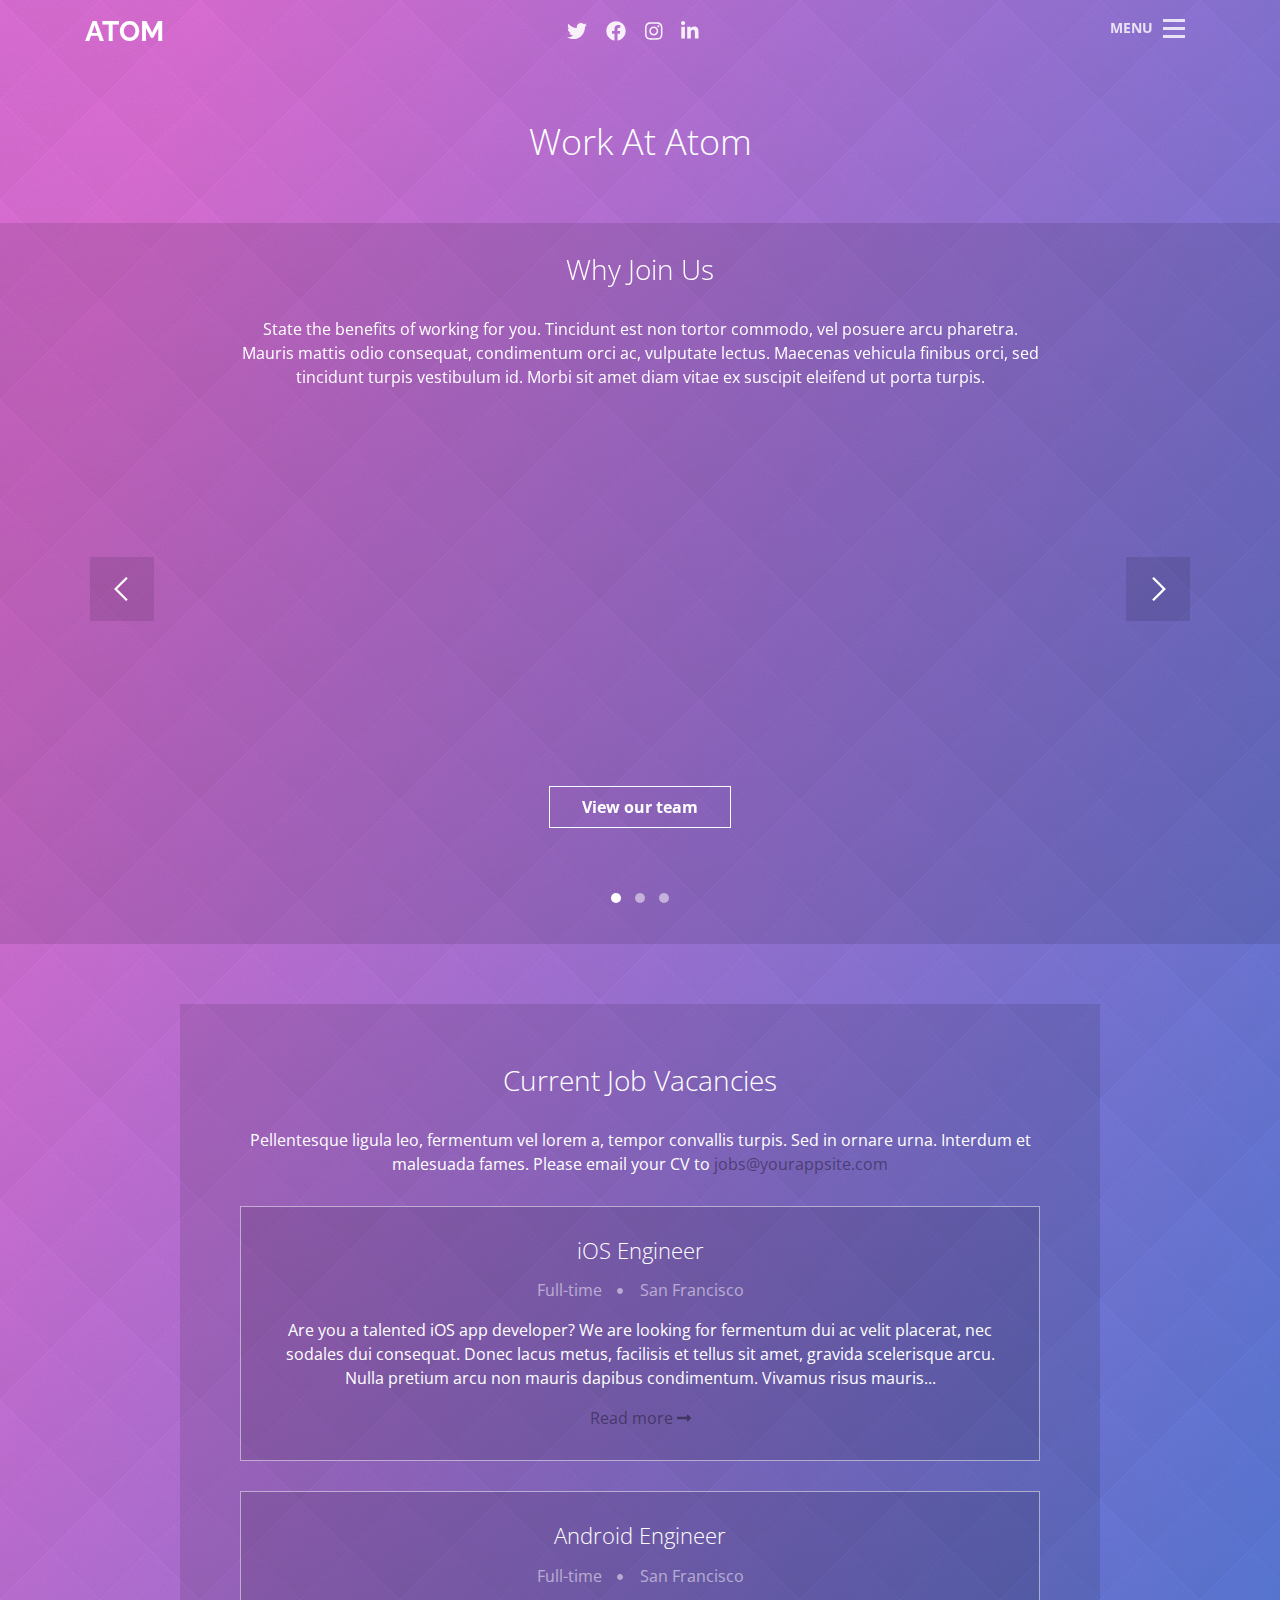
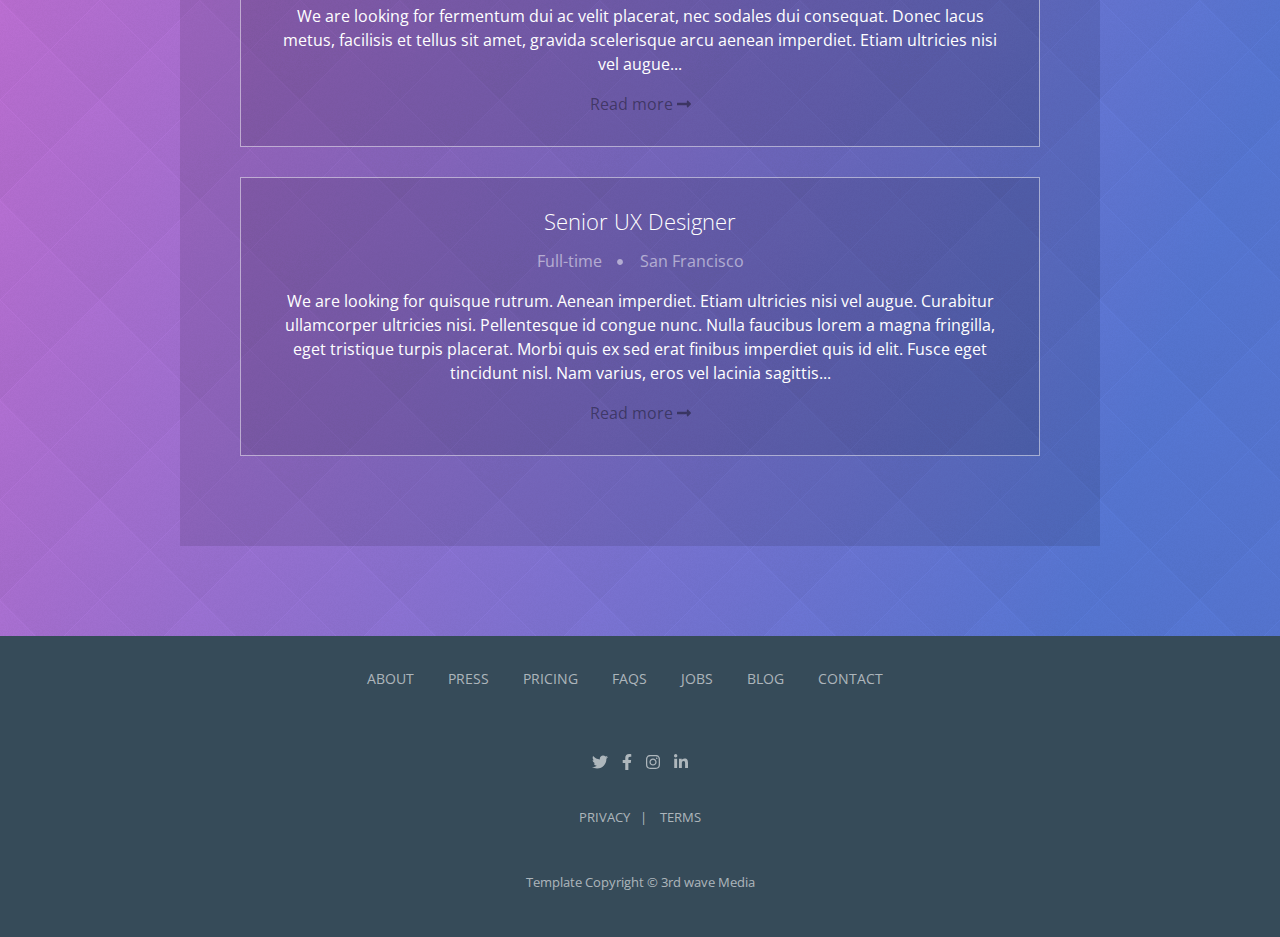
<file: atom-v4.1/atom-theme-bs4/jobs.html>
<!DOCTYPE html>
<html lang="en">
<head>
    <title>Atom - Responsive Bootstrap template for marketing mobile apps</title>
    <!-- Meta -->
    <meta charset="utf-8">
    <meta http-equiv="X-UA-Compatible" content="IE=edge">
    <meta name="viewport" content="width=device-width, initial-scale=1.0">
    <meta name="description" content="">
    <meta name="author" content="">    
    <link rel="shortcut icon" href="favicon.ico">  
    <link href='https://fonts.googleapis.com/css?family=Open+Sans:300italic,400italic,600italic,700italic,800italic,400,300,600,700,800' rel='stylesheet' type='text/css'>
    <link href='https://fonts.googleapis.com/css?family=Raleway:400,500,300,600,900,800,700,200,100' rel='stylesheet' type='text/css'>
    <!-- FontAwesome JS -->
    <script defer src="assets/fontawesome/js/all.js"></script>
    <!-- Global CSS -->
    <link rel="stylesheet" href="assets/plugins/bootstrap/css/bootstrap.min.css">   
    <!-- Plugins CSS -->
    <link rel="stylesheet" href="assets/plugins/pe-icon-7-stroke/css/pe-icon-7-stroke.css">
    <link rel="stylesheet" href="assets/plugins/pe-icon-7-stroke/css/helper.css">
    <link rel="stylesheet" href="assets/plugins/owl-carousel/assets/owl.carousel.min.css">
    <link rel="stylesheet" href="assets/plugins/owl-carousel/assets/owl.theme.default.min.css">       
    <link rel="stylesheet" href="assets/plugins/fullPage.js/jquery.fullpage.css">
    
    <!-- Theme CSS -->
    <link id="theme-style" rel="stylesheet" href="assets/css/theme.css">

</head> 

<body class="jobs-page">       
    <nav id="myNavmenu" class="navbar navmenu text-center d-block" role="navigation">
	    <a href="#" id="navmenu-close" class="navmenu-close">&times;</a>
        <ul class="list-unstyled menu-links">
            <li class="nav-item active"><a href="index.html">Home</a></li>
            <li class="nav-item"><a href="about.html">About</a></li>
            <li class="nav-item"><a href="press.html">Press</a></li>
            <li class="nav-item"><a href="pricing.html">Pricing</a></li>
            <li class="nav-item"><a href="faqs.html">FAQs</a></li>
            <li class="nav-item active"><a href="jobs.html">Jobs</a></li>
            <li class="nav-item"><a href="job-single.html">Job Single</a></li>
            <li class="nav-item"><a href="blog.html">Blog</a></li>
            <li class="nav-item"><a href="blog-post.html">Blog Post</a></li>
            <li class="nav-item"><a href="contact.html">Contact</a></li>
            <li class="nav-item last"><a href="404.html">404</a></li>
            <li class="nav-item dropdown">
                <a class="dropdown-toggle" data-toggle="dropdown" href="#">Options<i class="fas fa-angle-down"></i></a>
                <ul class="dropdown-menu">
                    <li><a href="index.html">iPhone X <span class="badge badge-success">NEW</span></a></li>
                    <li><a href="index-iphone-1.html">iPhone (Gold)</a></li>
                    <li><a href="index-iphone-2.html">iPhone (Black)</a></li>
                    <li><a href="index-android.html">Android</a></li>                   
                </ul>                            
            </li><!--//dropdown--> 
        </ul>
        <ul class="social-icons list-inline">
            <li class="list-inline-item"><a href="https://twitter.com/3rdwave_themes"><i class="fab fa-twitter"></i></a></li>                        
            <li class="list-inline-item"><a href="https://www.facebook.com/3rdwavethemes"><i class="fab fa-facebook-f"></i></a></li>
            <li class="list-inline-item"><a href="https://www.facebook.com/3rdwavethemes"><i class="fab fa-instagram"></i></a></li>
            <li class="list-inline-item"><a href="#"><i class="fab fa-linkedin-in"></i></a></li>                    
        </ul> 
        
        <ul class="list-unstyled download-buttons">
            <li class="app-store"><a href="#"><img class="img-fluid d-block" src="assets/images/buttons/btn-app-store.png" alt="Download from App Store" /></a></li>
            <li class="google-play"><a href="#"><img class="img-fluid d-block" src="assets/images/buttons/btn-google-play.png" alt="Download from Google Play" /></a></li>
            <li class="windows-store"><a href="#"><img class="img-fluid d-block" src="assets/images/buttons/btn-windows-store.png" alt="Download from Windows Phone Store" /></a></li>
        </ul><!--//list-unstyled-->
        
    </nav>  
    
    <div class="canvas-wrapper" id="canvas-wrapper">
        <!-- ******HEADER****** --> 
        <header id="header" class="header fixed-top">  
            <div class="container">
                <h1 class="logo">
                    <a href="index.html">ATOM</a>
                </h1><!--//logo-->
                <div class="social-container text-center">
                    <ul class="social-icons list-inline">
                        <li class="list-inline-item"><a href="https://twitter.com/3rdwave_themes"><i class="fab fa-twitter"></i></a></li>                        
                        <li class="list-inline-item"><a href="https://www.facebook.com/3rdwavethemes"><i class="fab fa-facebook"></i></a></li>
                        <li class="list-inline-item"><a href="https://www.facebook.com/3rdwavethemes"><i class="fab fa-instagram"></i></a></li>
                        <li class="list-inline-item"><a href="#"><i class="fab fa-linkedin-in"></i></a></li>                    
                    </ul> 
                </div>            
                
                <div class="navbar-wrapper">
                  <span class="navbar-label">MENU</span>
                  <button type="button" class="navbar-toggle navmenu-hide" id="navbar-toggle">
                    <span class="icon-bar"></span>
                    <span class="icon-bar"></span>
                    <span class="icon-bar"></span>
                  </button>
                </div><!--//navbar -->
            </div><!--//container-->
        </header><!--//header-->   
        
        <article class="jobs article gradient-6">
            <div class="header-wrapper container text-center">                
                <h2 class="title">Work At Atom</h2>
            </div><!--//container-->
            <section class="promo-section text-center">
                <div class="section-inner container">                
                    <div id="jobs-promo-slideshow" class="owl-carousel owl-theme">
                        <div class="item">
                            <h3 class="subtitle">Why Join Us</h3>
                            <p class="intro">State the benefits of working for you. Tincidunt est non tortor commodo, vel posuere arcu pharetra. Mauris mattis odio consequat, condimentum orci ac, vulputate lectus. Maecenas vehicula finibus orci, sed tincidunt turpis vestibulum id. Morbi sit amet diam vitae ex suscipit eleifend ut porta turpis.</p>
                            <div class="video-container embed-responsive embed-responsive-16by9">
                                <iframe class="embed-responsive-item" width="560" height="315" src="//www.youtube.com/embed/7Gfl4Up3xvY" frameborder="0" allowfullscreen></iframe>
                            </div><!--//video-container-->
                            <div>
                                <a class="btn btn-cta btn-cta-primary" href="about.html">View our team</a>
                            </div>
                        </div><!--//item-->
                        <div class="item">
                            <h3 class="subtitle">Our Culture</h3>
                            <p class="intro">Tincidunt est non tortor commodo, vel posuere arcu pharetra. Mauris mattis odio consequat, condimentum orci ac, vulputate lectus. Maecenas vehicula finibus orci, sed tincidunt turpis vestibulum id. Morbi sit amet diam vitae ex suscipit eleifend ut porta turpis. Image Credit: <a href="https://www.flickr.com/photos/heisenbergmedia/8409314268" target="_blank">Heisenberg Media</a></p>
                            <figure class="figure text-center"><img class="img-fluid" src="assets/images/jobs/culture.jpg" alt="" /></figure>
                            <div>
                                <a class="btn btn-cta btn-cta-primary" href="about.html">View our team</a>
                            </div>
                        </div><!--//item-->
                        <div class="item">
                            <h3 class="subtitle">Benefits and Holidays</h3>
                            <p class="intro">Tincidunt est non tortor commodo, vel posuere arcu pharetra. Mauris mattis odio consequat, condimentum orci ac, vulputate lectus. Maecenas vehicula finibus orci, sed tincidunt turpis vestibulum id. Morbi sit amet diam vitae ex suscipit eleifend ut porta turpis. Image Credit: <a href="https://www.flickr.com/photos/timdorr/4092592027/in/photostream/" target="_blank">Tim Dorr</a></p>
                            <figure class="figure text-center"><img class="img-fluid" src="assets/images/jobs/benefits.jpg" alt="" /></figure>
                            <div>
                                <a class="btn btn-cta btn-cta-primary" href="about.html">View our team</a>
                            </div>
                        </div><!--//item-->
                    </div><!--//owl-carousel-->
                </div><!--//section-inner-->
            </section><!--//promo-section-->
            <section class="jobs-section container text-center">
                <div class="row">
                    <div class="col-lg-10 col-12 mr-lg-auto ml-lg-auto">
                        <div class="section-inner">
                            <h3 class="subtitle">Current Job Vacancies</h3>
                            <p class="intro">Pellentesque ligula leo, fermentum vel lorem a, tempor convallis turpis. Sed in ornare urna. Interdum et malesuada fames. Please email your CV to <a href="#">jobs@yourappsite.com</a></p>
                            <div class="job-list-wrapper">
                                <div class="item">
                                    <div class="item-inner">
                                        <h4 class="job-title"><a href="job-single.html">iOS Engineer</a></h4>
                                        <div class="meta">
                                            <ul class="list-inline">
                                                <li class="list-inline-item">Full-time<i class="fas fa-circle" data-fa-transform="shrink-10"></i></li>
                                                <li class="list-inline-item last">San Francisco</li>
                                            </ul>
                                        </div><!--//meta-->
                                        <div class="excerpt">
                                            <p>Are you a talented iOS app developer? We are looking for fermentum dui ac velit placerat, nec sodales dui consequat. Donec lacus metus, facilisis et tellus sit amet, gravida scelerisque arcu. Nulla pretium arcu non mauris dapibus condimentum. Vivamus risus mauris...</p>
                                            <a class="more-link" href="job-single.html">Read more <i class="fas fa-long-arrow-alt-right"></i></a>
                                        </div>       
                                    </div><!--//item-inner-->                     
                                </div><!--//item-->
                                <div class="item">
                                    <div class="item-inner">
                                        <h4 class="job-title"><a href="job-single.html">Android Engineer</a></h4>
                                        <div class="meta">
                                            <ul class="list-inline">
                                                <li class="list-inline-item">Full-time<i class="fas fa-circle" data-fa-transform="shrink-10"></i></li>
                                                <li class="last list-inline-item">San Francisco</li>
                                            </ul>
                                        </div><!--//meta-->
                                        <div class="excerpt">
                                            <p>We are looking for fermentum dui ac velit placerat, nec sodales dui consequat. Donec lacus metus, facilisis et tellus sit amet, gravida scelerisque arcu aenean imperdiet. Etiam ultricies nisi vel augue...</p>
                                            <a class="more-link" href="job-single.html">Read more <i class="fas fa-long-arrow-alt-right"></i></a>
                                        </div>       
                                    </div><!--//item-inner-->                     
                                </div><!--//item-->
                                <div class="item">
                                    <div class="item-inner">
                                        <h4 class="job-title"><a href="job-single.html">Senior UX Designer</a></h4>
                                        <div class="meta">
                                            <ul class="list-inline">
                                                <li class="list-inline-item">Full-time<i class="fas fa-circle" data-fa-transform="shrink-10"></i></li>
                                                <li class="last list-inline-item">San Francisco</li>
                                            </ul>
                                        </div><!--//meta-->
                                        <div class="excerpt">
                                            <p>We are looking for quisque rutrum. Aenean imperdiet. Etiam ultricies nisi vel augue. Curabitur ullamcorper ultricies nisi. Pellentesque id congue nunc. Nulla faucibus lorem a magna fringilla, eget tristique turpis placerat. Morbi quis ex sed erat finibus imperdiet quis id elit. Fusce eget tincidunt nisl. Nam varius, eros vel lacinia sagittis...</p>
                                            <a class="more-link" href="job-single.html">Read more <i class="fas fa-long-arrow-alt-right"></i></a>
                                        </div>       
                                    </div><!--//item-inner-->                     
                                </div><!--//item-->
                            </div><!--//job-list-wrapper-->
                        </div><!--//section-inner-->
                    </div>
                </div><!--//row-->
            </section><!--//jobs-list-->    
        </article><!--//article-->    
            
        <!-- ******FOOTER****** --> 
        <footer class="footer">
            <div class="container text-center">
                <nav class="links">
                    <ul class="list-inline">
                        <li class="list-inline-item"><a href="about.html">About</a></li>
                        <li class="list-inline-item"><a href="press.html">Press</a></li>
                        <li class="list-inline-item"><a href="pricing.html">Pricing</a></li>
                        <li class="list-inline-item"><a href="faqs.html">FAQs</a></li>
                        <li class="list-inline-item"><a href="jobs.html">Jobs</a></li>
                        <li class="list-inline-item"><a href="blog.html">Blog</a></li>
                        <li class="list-inline-item"><a href="contact.html">Contact</a></li>
                    </ul>                    
                </nav>
                <ul class="social-icons list-inline">
                    <li class="list-inline-item"><a href="https://twitter.com/3rdwave_themes"><i class="fab fa-twitter"></i></a></li>                        
                    <li class="list-inline-item"><a href="https://www.facebook.com/3rdwavethemes"><i class="fab fa-facebook-f"></i></a></li>
                    <li class="list-inline-item"><a href="https://www.facebook.com/3rdwavethemes"><i class="fab fa-instagram"></i></a></li>
                    <li class="list-inline-item last"><a href="#"><i class="fab fa-linkedin-in"></i></a></li>                    
                </ul>
                <ul class="links legal-links list-inline">
                    <li class="list-inline-item"><a href="#">Privacy</a></li>
                    <li class="last list-inline-item"><a href="#">Terms</a></li>
                </ul><!--//legal-links-->
                <small class="copyright">Template Copyright &copy; <a href="http://themes.3rdwavemedia.com/">3rd wave Media</a></small>
                
            </div><!--//container-->
        </footer><!--//footer-->
    </div><!--//canvas-wrapper-->
     
    <!-- Main Javascript -->          
    <script type="text/javascript" src="assets/plugins/jquery-3.4.1.min.js"></script>
    <script type="text/javascript" src="assets/plugins/popper.min.js"></script> 
    <script type="text/javascript" src="assets/plugins/bootstrap/js/bootstrap.min.js"></script>                                                        
    <script type="text/javascript" src="assets/js/main.js"></script>
    
    <!-- Owl Carousel -->
    <script type="text/javascript" src="assets/plugins/owl-carousel/owl.carousel.min.js"></script> 
    <script type="text/javascript" src="assets/js/owl-custom.js"></script> 
    
</body>
</html>
</file>
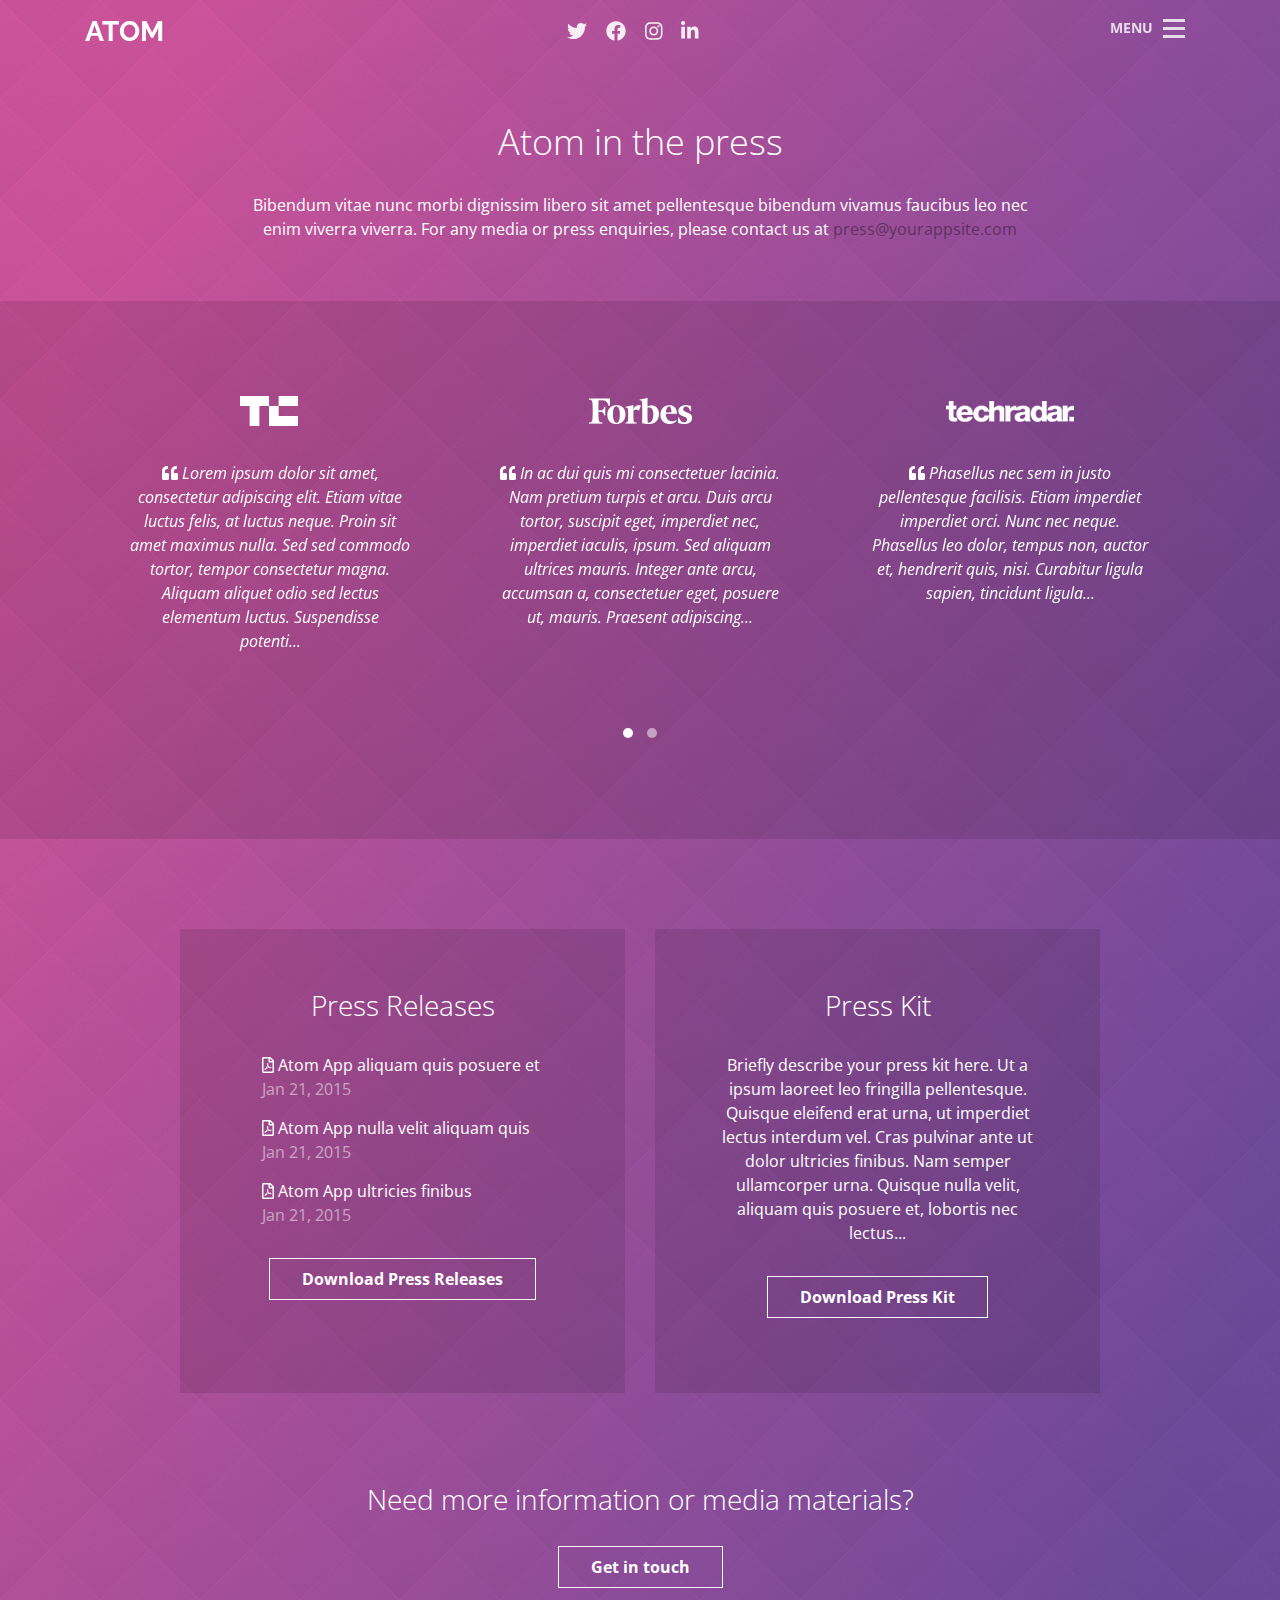
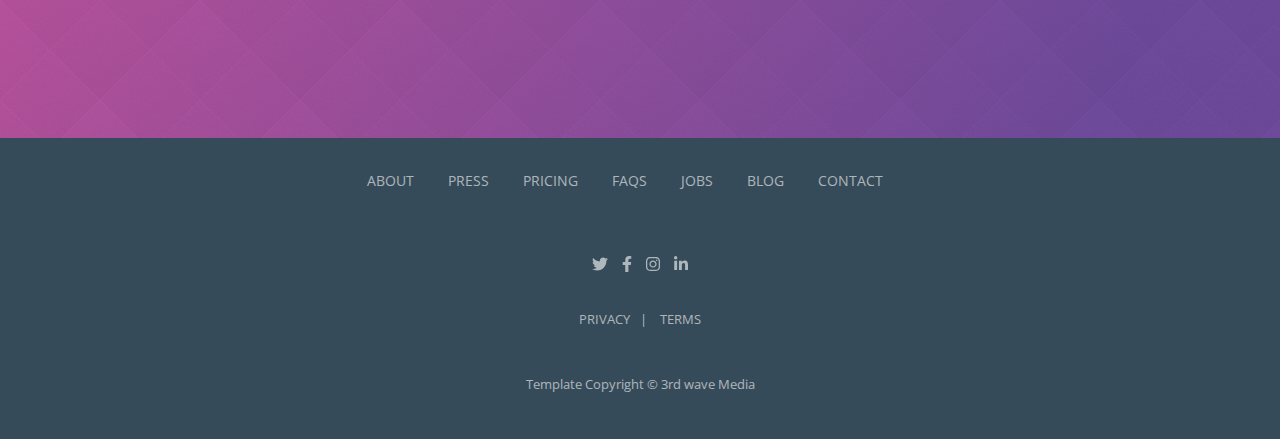
<file: atom-v4.1/atom-theme-bs4/press.html>
<!DOCTYPE html>
<html lang="en">
<head>
    <title>Atom - Responsive Bootstrap template for marketing mobile apps</title>
    <!-- Meta -->
    <meta charset="utf-8">
    <meta http-equiv="X-UA-Compatible" content="IE=edge">
    <meta name="viewport" content="width=device-width, initial-scale=1.0">
    <meta name="description" content="">
    <meta name="author" content="">    
    <link rel="shortcut icon" href="favicon.ico">  
    <link href='https://fonts.googleapis.com/css?family=Open+Sans:300italic,400italic,600italic,700italic,800italic,400,300,600,700,800' rel='stylesheet' type='text/css'>
    <link href='https://fonts.googleapis.com/css?family=Raleway:400,500,300,600,900,800,700,200,100' rel='stylesheet' type='text/css'>
    <!-- FontAwesome JS -->
    <script defer src="assets/fontawesome/js/all.js"></script>
    <!-- Global CSS -->
    <link rel="stylesheet" href="assets/plugins/bootstrap/css/bootstrap.min.css">   
    <!-- Plugins CSS -->
    <link rel="stylesheet" href="assets/plugins/pe-icon-7-stroke/css/pe-icon-7-stroke.css">
    <link rel="stylesheet" href="assets/plugins/pe-icon-7-stroke/css/helper.css">
    <link rel="stylesheet" href="assets/plugins/owl-carousel/assets/owl.carousel.min.css">
    <link rel="stylesheet" href="assets/plugins/owl-carousel/assets/owl.theme.default.min.css">       
    <link rel="stylesheet" href="assets/plugins/fullPage.js/jquery.fullpage.css">
    
    <!-- Theme CSS -->
    <link id="theme-style" rel="stylesheet" href="assets/css/theme.css">

</head> 

<body class="press-page">       
    <nav id="myNavmenu" class="navbar navmenu text-center d-block" role="navigation">
	    <a href="#" id="navmenu-close" class="navmenu-close">&times;</a>
        <ul class="list-unstyled menu-links">
            <li class="nav-item"><a href="index.html">Home</a></li>
            <li class="nav-item"><a href="about.html">About</a></li>
            <li class="nav-item active"><a href="press.html">Press</a></li>
            <li class="nav-item"><a href="pricing.html">Pricing</a></li>
            <li class="nav-item"><a href="faqs.html">FAQs</a></li>
            <li class="nav-item"><a href="jobs.html">Jobs</a></li>
            <li class="nav-item"><a href="job-single.html">Job Single</a></li>
            <li class="nav-item"><a href="blog.html">Blog</a></li>
            <li class="nav-item"><a href="blog-post.html">Blog Post</a></li>
            <li class="nav-item"><a href="contact.html">Contact</a></li>
            <li class="nav-item last"><a href="404.html">404</a></li>
            <li class="nav-item dropdown">
                <a class="dropdown-toggle" data-toggle="dropdown" href="#">Options<i class="fas fa-angle-down"></i></a>
                <ul class="dropdown-menu">
                    <li><a href="index.html">iPhone X <span class="badge badge-success">NEW</span></a></li>
                    <li><a href="index-iphone-1.html">iPhone (Gold)</a></li>
                    <li><a href="index-iphone-2.html">iPhone (Black)</a></li>
                    <li><a href="index-android.html">Android</a></li>                   
                </ul>                            
            </li><!--//dropdown--> 
        </ul>
        <ul class="social-icons list-inline">
            <li class="list-inline-item"><a href="https://twitter.com/3rdwave_themes"><i class="fab fa-twitter"></i></a></li>                        
            <li class="list-inline-item"><a href="https://www.facebook.com/3rdwavethemes"><i class="fab fa-facebook-f"></i></a></li>
            <li class="list-inline-item"><a href="https://www.facebook.com/3rdwavethemes"><i class="fab fa-instagram"></i></a></li>
            <li class="list-inline-item"><a href="#"><i class="fab fa-linkedin-in"></i></a></li>                    
        </ul> 
        
        <ul class="list-unstyled download-buttons">
            <li class="app-store"><a href="#"><img class="img-fluid d-block" src="assets/images/buttons/btn-app-store.png" alt="Download from App Store" /></a></li>
            <li class="google-play"><a href="#"><img class="img-fluid d-block" src="assets/images/buttons/btn-google-play.png" alt="Download from Google Play" /></a></li>
            <li class="windows-store"><a href="#"><img class="img-fluid d-block" src="assets/images/buttons/btn-windows-store.png" alt="Download from Windows Phone Store" /></a></li>
        </ul><!--//list-unstyled-->
        
    </nav>  
    
    <div class="canvas-wrapper" id="canvas-wrapper">
        <!-- ******HEADER****** --> 
        <header id="header" class="header fixed-top">  
            <div class="container">
                <h1 class="logo">
                    <a href="index.html">ATOM</a>
                </h1><!--//logo-->
                <div class="social-container text-center">
                    <ul class="social-icons list-inline">
                        <li class="list-inline-item"><a href="https://twitter.com/3rdwave_themes"><i class="fab fa-twitter"></i></a></li>                        
                        <li class="list-inline-item"><a href="https://www.facebook.com/3rdwavethemes"><i class="fab fa-facebook"></i></a></li>
                        <li class="list-inline-item"><a href="https://www.facebook.com/3rdwavethemes"><i class="fab fa-instagram"></i></a></li>
                        <li class="list-inline-item"><a href="#"><i class="fab fa-linkedin-in"></i></a></li>                    
                    </ul> 
                </div>            
                
                <div class="navbar-wrapper">
                  <span class="navbar-label">MENU</span>
                  <button type="button" class="navbar-toggle navmenu-hide" id="navbar-toggle">
                    <span class="icon-bar"></span>
                    <span class="icon-bar"></span>
                    <span class="icon-bar"></span>
                  </button>
                </div><!--//navbar -->
            </div><!--//container-->
        </header><!--//header-->   
        
        <article class="press article gradient-8">        
            <div class="header-wrapper container text-center">
                <h2 class="title">Atom in the press</h2>
                <p class="intro">Bibendum vitae nunc morbi dignissim libero sit amet pellentesque bibendum vivamus faucibus leo nec enim viverra viverra. For any media or press enquiries, please contact us at <a href="#">press@yourappsite.com</a></p>
            </div><!--//header-wrapper-->
            <section class="press-coverage-section">
                <div class="section-inner container">
                    <h3 class="subtitle sr-only">Press Coverage</h3>
                    <div id="press-slideshow" class="owl-carousel owl-theme text-center">                       
                        <div class="item">
                            <div class="item-inner">
                                <img class="img-fluid" src="assets/images/press/logo-1.png" alt="" />
                                <blockquote class="mention">
                                    <i class="fas fa-quote-left"></i>
                                    Lorem ipsum dolor sit amet, consectetur adipiscing elit. Etiam vitae luctus felis, at luctus neque. Proin sit amet maximus nulla. Sed sed commodo tortor, tempor consectetur magna. Aliquam aliquet odio sed lectus elementum luctus. Suspendisse potenti...
                                    
                                </blockquote>
                            </div><!--//item-inner-->
                        </div><!--//item-->
                        <div class="item">
                            <div class="item-inner">
                                <img class="img-fluid" src="assets/images/press/logo-2.png" alt="" />
                                <blockquote class="mention">
                                    <i class="fas fa-quote-left"></i>
                                    In ac dui quis mi consectetuer lacinia. Nam pretium turpis et arcu. Duis arcu tortor, suscipit eget, imperdiet nec, imperdiet iaculis, ipsum. Sed aliquam ultrices mauris. Integer ante arcu, accumsan a, consectetuer eget, posuere ut, mauris. Praesent adipiscing...                                
                                </blockquote>
                            </div><!--//item-inner-->
                        </div><!--//item-->
                        <div class="item">
                            <div class="item-inner">
                                <img class="img-fluid" src="assets/images/press/logo-3.png" alt="" />
                                <blockquote class="mention">
                                    <i class="fas fa-quote-left"></i>
                                    Phasellus nec sem in justo pellentesque facilisis. Etiam imperdiet imperdiet orci. Nunc nec neque. Phasellus leo dolor, tempus non, auctor et, hendrerit quis, nisi. Curabitur ligula sapien, tincidunt ligula...
                                    
                                </blockquote>
                            </div><!--//item-inner-->
                        </div><!--//item-->
                        <div class="item">
                            <div class="item-inner">
                                <img class="img-fluid" src="assets/images/press/logo-4.png" alt="" />
                                <blockquote class="mention">
                                    <i class="fas fa-quote-left"></i>
                                    Vestibulum ante ipsum primis in faucibus orci luctus et ultrices posuere cubilia Curae; Sed aliquam, nisi quis porttitor congue, elit erat euismod orci, ac placerat dolor lectus quis orci. Phasellus consectetuer vestibulum elit....
                                    
                                </blockquote>
                            </div><!--//item-inner-->
                        </div><!--//item-->
                        <div class="item">
                            <div class="item-inner">
                                <img class="img-fluid" src="assets/images/press/logo-5.png" alt="" />
                                <blockquote class="mention">
                                    <i class="fas fa-quote-left"></i>
                                    Lorem ipsum dolor sit amet, consectetur adipiscing elit. Etiam vitae luctus felis, at luctus neque. Proin sit amet maximus nulla. Sed sed commodo tortor, tempor consectetur magna. Aliquam aliquet odio sed lectus elementum luctus. Suspendisse potenti...
                                    
                                </blockquote>
                            </div><!--//item-inner-->
                        </div><!--//item-->
                        <div class="item">
                            <div class="item-inner">
                                <img class="img-fluid" src="assets/images/press/logo-6.png" alt="" />
                                <blockquote class="mention">
                                    <i class="fas fa-quote-left"></i>
                                    Aenean tellus metus, bibendum sed, posuere ac, mattis non, nunc. Vestibulum fringilla pede sit amet augue. In turpis. Pellentesque posuere. Praesent turpis. Aenean posuere, tortor sed cursus feugiat, nunc augue blandit nunc, eu sollicitudin...
                                    
                                </blockquote>
                            </div><!--//item-inner-->
                        </div><!--//item-->
                    </div><!--//owl-carousel-->   
                </div><!--//section-inner-->                   
            </section>
            <div class="container text-center">
                <div class="row">
                    <div class="col-lg-10 col-12 mr-lg-auto ml-lg-auto">
                        <div id="press-downloads" class="row">
                            <section class="press-release-section press-section col-md-6 col-12">
                                <div class="section-inner">
                                    <h3 class="subtitle">Press Releases</h3>
                                    <ul class="doc-list list-unstyled">
                                        <li><i class="far fa-file-pdf"></i> <a href="#">Atom App aliquam quis posuere et</a><br /><span class="date">Jan 21, 2015</span></li>
                                        <li><i class="far fa-file-pdf"></i> <a href="#">Atom App nulla velit aliquam quis</a><br /><span class="date">Jan 21, 2015</span></li>
                                        <li><i class="far fa-file-pdf"></i> <a href="#">Atom App ultricies finibus</a><br /><span class="date">Jan 21, 2015</span></li>
                                    </ul>
                                    <a class="btn btn-cta btn-cta-primary" href="#">Download Press Releases</a>
                                </div><!--//section-inner-->
                            </section>
                            <section class="press-kit-section press-section col-md-6 col-12">
                                <div class="section-inner">
                                    <h3 class="subtitle">Press Kit</h3>
                                    <p class="desc">Briefly describe your press kit here. Ut a ipsum laoreet leo fringilla pellentesque. Quisque eleifend erat urna, ut imperdiet lectus interdum vel. Cras pulvinar ante ut dolor ultricies finibus. Nam semper ullamcorper urna. Quisque nulla velit, aliquam quis posuere et, lobortis nec lectus...</p>
                                    <a class="btn btn-cta btn-cta-primary" href="#">Download Press Kit</a>
                                </div><!--//section-inner-->
                            </section> 
                        </div><!--//row-->
                    </div>
                </div><!--//row-->
            </div><!--//container-->
            <div class="press-cta container text-center">
                <h3 class="subtitle">Need more information or media materials?</h3>
                <a class="btn btn-cta btn-cta-primary" href="contact.html">Get in touch</a>
            </div><!--//container-->
        </article><!--//article-->
            
        <!-- ******FOOTER****** --> 
        <footer class="footer">
            <div class="container text-center">
                <nav class="links">
                    <ul class="list-inline">
                        <li class="list-inline-item"><a href="about.html">About</a></li>
                        <li class="list-inline-item"><a href="press.html">Press</a></li>
                        <li class="list-inline-item"><a href="pricing.html">Pricing</a></li>
                        <li class="list-inline-item"><a href="faqs.html">FAQs</a></li>
                        <li class="list-inline-item"><a href="jobs.html">Jobs</a></li>
                        <li class="list-inline-item"><a href="blog.html">Blog</a></li>
                        <li class="list-inline-item"><a href="contact.html">Contact</a></li>
                    </ul>                    
                </nav>
                <ul class="social-icons list-inline">
                    <li class="list-inline-item"><a href="https://twitter.com/3rdwave_themes"><i class="fab fa-twitter"></i></a></li>                        
                    <li class="list-inline-item"><a href="https://www.facebook.com/3rdwavethemes"><i class="fab fa-facebook-f"></i></a></li>
                    <li class="list-inline-item"><a href="https://www.facebook.com/3rdwavethemes"><i class="fab fa-instagram"></i></a></li>
                    <li class="list-inline-item last"><a href="#"><i class="fab fa-linkedin-in"></i></a></li>                    
                </ul>
                <ul class="links legal-links list-inline">
                    <li class="list-inline-item"><a href="#">Privacy</a></li>
                    <li class="last list-inline-item"><a href="#">Terms</a></li>
                </ul><!--//legal-links-->
                <small class="copyright">Template Copyright &copy; <a href="http://themes.3rdwavemedia.com/">3rd wave Media</a></small>
                
            </div><!--//container-->
        </footer><!--//footer--> 
    </div><!--//canvas-wrapper-->     
     
    <!-- Main Javascript -->          
    <script type="text/javascript" src="assets/plugins/jquery-3.4.1.min.js"></script>
    <script type="text/javascript" src="assets/plugins/popper.min.js"></script> 
    <script type="text/javascript" src="assets/plugins/bootstrap/js/bootstrap.min.js"></script>                                                          
    <script type="text/javascript" src="assets/js/main.js"></script>
    
    <!-- Match height-->
    <script type="text/javascript" src="assets/plugins/jquery-match-height/jquery.matchHeight-min.js"></script>
    <script type="text/javascript" src="assets/js/match-height-custom.js"></script> 
    
    <!-- Owl Carousel -->
    <script type="text/javascript" src="assets/plugins/owl-carousel/owl.carousel.min.js"></script> 
    <script type="text/javascript" src="assets/js/owl-custom.js"></script> 
    
</body>
</html>
</file>
<file: atom-v4.1/atom-theme-bs4/assets/plugins/rrssb/css/rrssb.css>
.rrssb-buttons.large-format li a,.rrssb-buttons.large-format li a .rrssb-text{-webkit-backface-visibility:hidden;-moz-backface-visibility:hidden;-ms-backface-visibility:hidden}.rrssb-buttons,.rrssb-buttons li,.rrssb-buttons li a{-moz-box-sizing:border-box;box-sizing:border-box}.clearfix{*zoom:1}.clearfix:after{clear:both}.clearfix:before,.clearfix:after{content:" ";display:table}.rrssb-buttons{font-family:"Helvetica Neue",Helvetica,Arial,sans-serif;height:36px;margin:0;padding:0;width:100%}.rrssb-buttons li{float:left;height:100%;line-height:13px;list-style:none;margin:0;padding:0 2.5px}.rrssb-buttons li.rrssb-email a{background-color:#0a88ff}.rrssb-buttons li.rrssb-email a:hover{background-color:#006ed6}.rrssb-buttons li.rrssb-facebook a{background-color:#306199}.rrssb-buttons li.rrssb-facebook a:hover{background-color:#244872}.rrssb-buttons li.rrssb-tumblr a{background-color:#32506d}.rrssb-buttons li.rrssb-tumblr a:hover{background-color:#22364a}.rrssb-buttons li.rrssb-linkedin a{background-color:#007bb6}.rrssb-buttons li.rrssb-linkedin a:hover{background-color:#005983}.rrssb-buttons li.rrssb-twitter a{background-color:#26c4f1}.rrssb-buttons li.rrssb-twitter a:hover{background-color:#0eaad6}.rrssb-buttons li.rrssb-googleplus a{background-color:#e93f2e}.rrssb-buttons li.rrssb-googleplus a:hover{background-color:#ce2616}.rrssb-buttons li.rrssb-youtube a{background-color:#df1c31}.rrssb-buttons li.rrssb-youtube a:hover{background-color:#b21627}.rrssb-buttons li.rrssb-reddit a{background-color:#8bbbe3}.rrssb-buttons li.rrssb-reddit a:hover{background-color:#62a3d9}.rrssb-buttons li.rrssb-pinterest a{background-color:#b81621}.rrssb-buttons li.rrssb-pinterest a:hover{background-color:#8a1119}.rrssb-buttons li.rrssb-pocket a{background-color:#ed4054}.rrssb-buttons li.rrssb-pocket a:hover{background-color:#e4162d}.rrssb-buttons li.rrssb-github a{background-color:#444}.rrssb-buttons li.rrssb-github a:hover{background-color:#2b2b2b}.rrssb-buttons li.rrssb-instagram a{background-color:#517fa4}.rrssb-buttons li.rrssb-instagram a:hover{background-color:#406582}.rrssb-buttons li a{background-color:#ccc;border-radius:2px;display:block;font-size:11px;font-weight:bold;height:100%;padding:11px 7px 12px 27px;position:relative;text-align:center;text-decoration:none;text-transform:uppercase;width:100%;-webkit-font-smoothing:antialiased;-moz-osx-font-smoothing:grayscale;-webkit-transition:background-color 0.2s ease-in-out;-moz-transition:background-color 0.2s ease-in-out;-o-transition:background-color 0.2s ease-in-out;transition:background-color 0.2s ease-in-out}.rrssb-buttons li a .rrssb-icon{display:block;height:100%;left:10px;padding-top:9px;position:absolute;top:0;width:10%}.rrssb-buttons li a .rrssb-icon svg{height:17px;width:17px}.rrssb-buttons li a .rrssb-icon svg path,.rrssb-buttons li a .rrssb-icon svg polygon{fill:#fff}.rrssb-buttons li a .rrssb-text{color:#fff}.rrssb-buttons li a:active{box-shadow:inset 1px 3px 15px 0 rgba(22,0,0,0.25)}.rrssb-buttons li.small a{padding:0}.rrssb-buttons li.small a .rrssb-icon{height:100%;left:auto;margin:0 auto;overflow:hidden;position:relative;top:auto;width:100%}.rrssb-buttons li.small a .rrssb-text{visibility:hidden}.rrssb-buttons.large-format{height:auto}.rrssb-buttons.large-format li{height:auto}.rrssb-buttons.large-format li a{border-radius:0.2em;font-size:15px;font-size:1vw;line-height:1vw;padding:7% 0% 7% 12%}.rrssb-buttons.large-format li a .rrssb-icon{left:7%;padding-top:0;width:12%}.rrssb-buttons.large-format li a .rrssb-icon svg{height:100%;width:100%;position:absolute;top:0}.rrssb-buttons.large-format li a .rrssb-text{font-size:15px;font-size:1vw}.rrssb-buttons.large-format li a:hover{font-size:15px;font-size:1vw;padding:7% 0% 7% 12%;border-radius:0.2em}.rrssb-buttons.small-format{padding-top:5px}.rrssb-buttons.small-format li{height:80%;padding:0 1.5px}.rrssb-buttons.small-format li a .rrssb-icon{height:100%;padding-top:0}.rrssb-buttons.small-format li a .rrssb-icon svg{height:48%;position:relative;top:6px;width:80%}.rrssb-buttons.tiny-format{height:22px;position:relative}.rrssb-buttons.tiny-format li{padding-right:7px}.rrssb-buttons.tiny-format li a{background-color:transparent;padding:0}.rrssb-buttons.tiny-format li a .rrssb-icon svg{height:70%;width:100%}.rrssb-buttons.tiny-format li a:hover,.rrssb-buttons.tiny-format li a:active{background-color:transparent}.rrssb-buttons.tiny-format li.rrssb-email a .rrssb-icon svg path,.rrssb-buttons.tiny-format li.rrssb-email a .rrssb-icon svg polygon{fill:#0a88ff}.rrssb-buttons.tiny-format li.rrssb-email a .rrssb-icon:hover .rrssb-icon svg path,.rrssb-buttons.tiny-format li.rrssb-email a .rrssb-icon:hover .rrssb-icon svg polygon{fill:#0054a3}.rrssb-buttons.tiny-format li.rrssb-facebook a .rrssb-icon svg path,.rrssb-buttons.tiny-format li.rrssb-facebook a .rrssb-icon svg polygon{fill:#306199}.rrssb-buttons.tiny-format li.rrssb-facebook a .rrssb-icon:hover .rrssb-icon svg path,.rrssb-buttons.tiny-format li.rrssb-facebook a .rrssb-icon:hover .rrssb-icon svg polygon{fill:#18304b}.rrssb-buttons.tiny-format li.rrssb-tumblr a .rrssb-icon svg path,.rrssb-buttons.tiny-format li.rrssb-tumblr a .rrssb-icon svg polygon{fill:#32506d}.rrssb-buttons.tiny-format li.rrssb-tumblr a .rrssb-icon:hover .rrssb-icon svg path,.rrssb-buttons.tiny-format li.rrssb-tumblr a .rrssb-icon:hover .rrssb-icon svg polygon{fill:#121d27}.rrssb-buttons.tiny-format li.rrssb-linkedin a .rrssb-icon svg path,.rrssb-buttons.tiny-format li.rrssb-linkedin a .rrssb-icon svg polygon{fill:#007bb6}.rrssb-buttons.tiny-format li.rrssb-linkedin a .rrssb-icon:hover .rrssb-icon svg path,.rrssb-buttons.tiny-format li.rrssb-linkedin a .rrssb-icon:hover .rrssb-icon svg polygon{fill:#003650}.rrssb-buttons.tiny-format li.rrssb-twitter a .rrssb-icon svg path,.rrssb-buttons.tiny-format li.rrssb-twitter a .rrssb-icon svg polygon{fill:#26c4f1}.rrssb-buttons.tiny-format li.rrssb-twitter a .rrssb-icon:hover .rrssb-icon svg path,.rrssb-buttons.tiny-format li.rrssb-twitter a .rrssb-icon:hover .rrssb-icon svg polygon{fill:#0b84a6}.rrssb-buttons.tiny-format li.rrssb-googleplus a .rrssb-icon svg path,.rrssb-buttons.tiny-format li.rrssb-googleplus a .rrssb-icon svg polygon{fill:#e93f2e}.rrssb-buttons.tiny-format li.rrssb-googleplus a .rrssb-icon:hover .rrssb-icon svg path,.rrssb-buttons.tiny-format li.rrssb-googleplus a .rrssb-icon:hover .rrssb-icon svg polygon{fill:#a01e11}.rrssb-buttons.tiny-format li.rrssb-youtube a .rrssb-icon svg path,.rrssb-buttons.tiny-format li.rrssb-youtube a .rrssb-icon svg polygon{fill:#df1c31}.rrssb-buttons.tiny-format li.rrssb-youtube a .rrssb-icon:hover .rrssb-icon svg path,.rrssb-buttons.tiny-format li.rrssb-youtube a .rrssb-icon:hover .rrssb-icon svg polygon{fill:#84111d}.rrssb-buttons.tiny-format li.rrssb-reddit a .rrssb-icon svg path,.rrssb-buttons.tiny-format li.rrssb-reddit a .rrssb-icon svg polygon{fill:#8bbbe3}.rrssb-buttons.tiny-format li.rrssb-reddit a .rrssb-icon:hover .rrssb-icon svg path,.rrssb-buttons.tiny-format li.rrssb-reddit a .rrssb-icon:hover .rrssb-icon svg polygon{fill:#398bcf}.rrssb-buttons.tiny-format li.rrssb-pinterest a .rrssb-icon svg path,.rrssb-buttons.tiny-format li.rrssb-pinterest a .rrssb-icon svg polygon{fill:#b81621}.rrssb-buttons.tiny-format li.rrssb-pinterest a .rrssb-icon:hover .rrssb-icon svg path,.rrssb-buttons.tiny-format li.rrssb-pinterest a .rrssb-icon:hover .rrssb-icon svg polygon{fill:#5d0b11}.rrssb-buttons.tiny-format li.rrssb-pocket a .rrssb-icon svg path,.rrssb-buttons.tiny-format li.rrssb-pocket a .rrssb-icon svg polygon{fill:#ed4054}.rrssb-buttons.tiny-format li.rrssb-pocket a .rrssb-icon:hover .rrssb-icon svg path,.rrssb-buttons.tiny-format li.rrssb-pocket a .rrssb-icon:hover .rrssb-icon svg polygon{fill:#b61124}.rrssb-buttons.tiny-format li.rrssb-github a .rrssb-icon svg path,.rrssb-buttons.tiny-format li.rrssb-github a .rrssb-icon svg polygon{fill:#444}.rrssb-buttons.tiny-format li.rrssb-github a .rrssb-icon:hover .rrssb-icon svg path,.rrssb-buttons.tiny-format li.rrssb-github a .rrssb-icon:hover .rrssb-icon svg polygon{fill:#111}.rrssb-buttons.tiny-format li.rrssb-instagram a .rrssb-icon svg path,.rrssb-buttons.tiny-format li.rrssb-instagram a .rrssb-icon svg polygon{fill:#517fa4}.rrssb-buttons.tiny-format li.rrssb-instagram a .rrssb-icon:hover .rrssb-icon svg path,.rrssb-buttons.tiny-format li.rrssb-instagram a .rrssb-icon:hover .rrssb-icon svg polygon{fill:#2f4a60}
</file>
<file: atom-v4.1/atom-theme-bs4/assets/plugins/rrssb/css/demo.css>
body{overflow-x:hidden}a{text-decoration:none;font-weight:500;color:#0a88ff}a:hover{color:#043d72}.main-container{padding:1% 6%}.main-container h1{letter-spacing:-.03em;color:#444;margin:20px 0 10px 0;-webkit-transition:all 0.2s ease;-moz-transition:all 0.2s ease;-o-transition:all 0.2s ease;transition:all 0.2s ease}@media screen and (min-width: 1024px){.main-container h1{font-size:40px}}.main-container h2{color:#444}.main-container p{font-size:16px;line-height:1.4em}@media screen and (min-width: 1024px){.main-container p{font-size:20px}}.main-container img.rrssb-preview{width:40%;height:auto;float:right;margin:0 0 1% 1%;-webkit-transition:all 0.2s ease;-moz-transition:all 0.2s ease;-o-transition:all 0.2s ease;transition:all 0.2s ease}@media screen and (max-width: 400px){.main-container img.rrssb-preview{width:60%}}.main-container small{display:block;margin:40px 0;font-size:12px;color:#999}hr{background-color:#ddd;border:0;height:1px;margin:0 0 10px 0}.share-container{position:relative;padding:0 0 25px}@media screen and (max-width: 320px){.share-container{padding:0 0 12px}}.share-container .label{color:#777;display:block;float:left;font-size:14px;padding:10px 0 0;width:115px}@media screen and (max-width: 400px){.share-container .label{display:none}}.share-container .rrssb-buttons{float:left;width:calc(100% - 116px)}@media screen and (max-width: 400px){.share-container .rrssb-buttons{width:100%;float:none;clear:both}}
</file>
<file: atom-v4.1/atom-theme-bs4/assets/plugins/pe-icon-7-stroke/css/pe-icon-7-stroke.css>
@font-face {
	font-family: 'Pe-icon-7-stroke';
	src:url('../fonts/Pe-icon-7-stroke.eot?d7yf1v');
	src:url('../fonts/Pe-icon-7-stroke.eot?#iefixd7yf1v') format('embedded-opentype'),
		url('../fonts/Pe-icon-7-stroke.woff?d7yf1v') format('woff'),
		url('../fonts/Pe-icon-7-stroke.ttf?d7yf1v') format('truetype'),
		url('../fonts/Pe-icon-7-stroke.svg?d7yf1v#Pe-icon-7-stroke') format('svg');
	font-weight: normal;
	font-style: normal;
}

[class^="pe-7s-"], [class*=" pe-7s-"] {
	display: inline-block;
	font-family: 'Pe-icon-7-stroke';
	speak: none;
	font-style: normal;
	font-weight: normal;
	font-variant: normal;
	text-transform: none;
	line-height: 1;

	/* Better Font Rendering =========== */
	-webkit-font-smoothing: antialiased;
	-moz-osx-font-smoothing: grayscale;
}

.pe-7s-album:before {
	content: "\e6aa";
}
.pe-7s-arc:before {
	content: "\e6ab";
}
.pe-7s-back-2:before {
	content: "\e6ac";
}
.pe-7s-bandaid:before {
	content: "\e6ad";
}
.pe-7s-car:before {
	content: "\e6ae";
}
.pe-7s-diamond:before {
	content: "\e6af";
}
.pe-7s-door-lock:before {
	content: "\e6b0";
}
.pe-7s-eyedropper:before {
	content: "\e6b1";
}
.pe-7s-female:before {
	content: "\e6b2";
}
.pe-7s-gym:before {
	content: "\e6b3";
}
.pe-7s-hammer:before {
	content: "\e6b4";
}
.pe-7s-headphones:before {
	content: "\e6b5";
}
.pe-7s-helm:before {
	content: "\e6b6";
}
.pe-7s-hourglass:before {
	content: "\e6b7";
}
.pe-7s-leaf:before {
	content: "\e6b8";
}
.pe-7s-magic-wand:before {
	content: "\e6b9";
}
.pe-7s-male:before {
	content: "\e6ba";
}
.pe-7s-map-2:before {
	content: "\e6bb";
}
.pe-7s-next-2:before {
	content: "\e6bc";
}
.pe-7s-paint-bucket:before {
	content: "\e6bd";
}
.pe-7s-pendrive:before {
	content: "\e6be";
}
.pe-7s-photo:before {
	content: "\e6bf";
}
.pe-7s-piggy:before {
	content: "\e6c0";
}
.pe-7s-plugin:before {
	content: "\e6c1";
}
.pe-7s-refresh-2:before {
	content: "\e6c2";
}
.pe-7s-rocket:before {
	content: "\e6c3";
}
.pe-7s-settings:before {
	content: "\e6c4";
}
.pe-7s-shield:before {
	content: "\e6c5";
}
.pe-7s-smile:before {
	content: "\e6c6";
}
.pe-7s-usb:before {
	content: "\e6c7";
}
.pe-7s-vector:before {
	content: "\e6c8";
}
.pe-7s-wine:before {
	content: "\e6c9";
}
.pe-7s-cloud-upload:before {
	content: "\e68a";
}
.pe-7s-cash:before {
	content: "\e68c";
}
.pe-7s-close:before {
	content: "\e680";
}
.pe-7s-bluetooth:before {
	content: "\e68d";
}
.pe-7s-cloud-download:before {
	content: "\e68b";
}
.pe-7s-way:before {
	content: "\e68e";
}
.pe-7s-close-circle:before {
	content: "\e681";
}
.pe-7s-id:before {
	content: "\e68f";
}
.pe-7s-angle-up:before {
	content: "\e682";
}
.pe-7s-wristwatch:before {
	content: "\e690";
}
.pe-7s-angle-up-circle:before {
	content: "\e683";
}
.pe-7s-world:before {
	content: "\e691";
}
.pe-7s-angle-right:before {
	content: "\e684";
}
.pe-7s-volume:before {
	content: "\e692";
}
.pe-7s-angle-right-circle:before {
	content: "\e685";
}
.pe-7s-users:before {
	content: "\e693";
}
.pe-7s-angle-left:before {
	content: "\e686";
}
.pe-7s-user-female:before {
	content: "\e694";
}
.pe-7s-angle-left-circle:before {
	content: "\e687";
}
.pe-7s-up-arrow:before {
	content: "\e695";
}
.pe-7s-angle-down:before {
	content: "\e688";
}
.pe-7s-switch:before {
	content: "\e696";
}
.pe-7s-angle-down-circle:before {
	content: "\e689";
}
.pe-7s-scissors:before {
	content: "\e697";
}
.pe-7s-wallet:before {
	content: "\e600";
}
.pe-7s-safe:before {
	content: "\e698";
}
.pe-7s-volume2:before {
	content: "\e601";
}
.pe-7s-volume1:before {
	content: "\e602";
}
.pe-7s-voicemail:before {
	content: "\e603";
}
.pe-7s-video:before {
	content: "\e604";
}
.pe-7s-user:before {
	content: "\e605";
}
.pe-7s-upload:before {
	content: "\e606";
}
.pe-7s-unlock:before {
	content: "\e607";
}
.pe-7s-umbrella:before {
	content: "\e608";
}
.pe-7s-trash:before {
	content: "\e609";
}
.pe-7s-tools:before {
	content: "\e60a";
}
.pe-7s-timer:before {
	content: "\e60b";
}
.pe-7s-ticket:before {
	content: "\e60c";
}
.pe-7s-target:before {
	content: "\e60d";
}
.pe-7s-sun:before {
	content: "\e60e";
}
.pe-7s-study:before {
	content: "\e60f";
}
.pe-7s-stopwatch:before {
	content: "\e610";
}
.pe-7s-star:before {
	content: "\e611";
}
.pe-7s-speaker:before {
	content: "\e612";
}
.pe-7s-signal:before {
	content: "\e613";
}
.pe-7s-shuffle:before {
	content: "\e614";
}
.pe-7s-shopbag:before {
	content: "\e615";
}
.pe-7s-share:before {
	content: "\e616";
}
.pe-7s-server:before {
	content: "\e617";
}
.pe-7s-search:before {
	content: "\e618";
}
.pe-7s-film:before {
	content: "\e6a5";
}
.pe-7s-science:before {
	content: "\e619";
}
.pe-7s-disk:before {
	content: "\e6a6";
}
.pe-7s-ribbon:before {
	content: "\e61a";
}
.pe-7s-repeat:before {
	content: "\e61b";
}
.pe-7s-refresh:before {
	content: "\e61c";
}
.pe-7s-add-user:before {
	content: "\e6a9";
}
.pe-7s-refresh-cloud:before {
	content: "\e61d";
}
.pe-7s-paperclip:before {
	content: "\e69c";
}
.pe-7s-radio:before {
	content: "\e61e";
}
.pe-7s-note2:before {
	content: "\e69d";
}
.pe-7s-print:before {
	content: "\e61f";
}
.pe-7s-network:before {
	content: "\e69e";
}
.pe-7s-prev:before {
	content: "\e620";
}
.pe-7s-mute:before {
	content: "\e69f";
}
.pe-7s-power:before {
	content: "\e621";
}
.pe-7s-medal:before {
	content: "\e6a0";
}
.pe-7s-portfolio:before {
	content: "\e622";
}
.pe-7s-like2:before {
	content: "\e6a1";
}
.pe-7s-plus:before {
	content: "\e623";
}
.pe-7s-left-arrow:before {
	content: "\e6a2";
}
.pe-7s-play:before {
	content: "\e624";
}
.pe-7s-key:before {
	content: "\e6a3";
}
.pe-7s-plane:before {
	content: "\e625";
}
.pe-7s-joy:before {
	content: "\e6a4";
}
.pe-7s-photo-gallery:before {
	content: "\e626";
}
.pe-7s-pin:before {
	content: "\e69b";
}
.pe-7s-phone:before {
	content: "\e627";
}
.pe-7s-plug:before {
	content: "\e69a";
}
.pe-7s-pen:before {
	content: "\e628";
}
.pe-7s-right-arrow:before {
	content: "\e699";
}
.pe-7s-paper-plane:before {
	content: "\e629";
}
.pe-7s-delete-user:before {
	content: "\e6a7";
}
.pe-7s-paint:before {
	content: "\e62a";
}
.pe-7s-bottom-arrow:before {
	content: "\e6a8";
}
.pe-7s-notebook:before {
	content: "\e62b";
}
.pe-7s-note:before {
	content: "\e62c";
}
.pe-7s-next:before {
	content: "\e62d";
}
.pe-7s-news-paper:before {
	content: "\e62e";
}
.pe-7s-musiclist:before {
	content: "\e62f";
}
.pe-7s-music:before {
	content: "\e630";
}
.pe-7s-mouse:before {
	content: "\e631";
}
.pe-7s-more:before {
	content: "\e632";
}
.pe-7s-moon:before {
	content: "\e633";
}
.pe-7s-monitor:before {
	content: "\e634";
}
.pe-7s-micro:before {
	content: "\e635";
}
.pe-7s-menu:before {
	content: "\e636";
}
.pe-7s-map:before {
	content: "\e637";
}
.pe-7s-map-marker:before {
	content: "\e638";
}
.pe-7s-mail:before {
	content: "\e639";
}
.pe-7s-mail-open:before {
	content: "\e63a";
}
.pe-7s-mail-open-file:before {
	content: "\e63b";
}
.pe-7s-magnet:before {
	content: "\e63c";
}
.pe-7s-loop:before {
	content: "\e63d";
}
.pe-7s-look:before {
	content: "\e63e";
}
.pe-7s-lock:before {
	content: "\e63f";
}
.pe-7s-lintern:before {
	content: "\e640";
}
.pe-7s-link:before {
	content: "\e641";
}
.pe-7s-like:before {
	content: "\e642";
}
.pe-7s-light:before {
	content: "\e643";
}
.pe-7s-less:before {
	content: "\e644";
}
.pe-7s-keypad:before {
	content: "\e645";
}
.pe-7s-junk:before {
	content: "\e646";
}
.pe-7s-info:before {
	content: "\e647";
}
.pe-7s-home:before {
	content: "\e648";
}
.pe-7s-help2:before {
	content: "\e649";
}
.pe-7s-help1:before {
	content: "\e64a";
}
.pe-7s-graph3:before {
	content: "\e64b";
}
.pe-7s-graph2:before {
	content: "\e64c";
}
.pe-7s-graph1:before {
	content: "\e64d";
}
.pe-7s-graph:before {
	content: "\e64e";
}
.pe-7s-global:before {
	content: "\e64f";
}
.pe-7s-gleam:before {
	content: "\e650";
}
.pe-7s-glasses:before {
	content: "\e651";
}
.pe-7s-gift:before {
	content: "\e652";
}
.pe-7s-folder:before {
	content: "\e653";
}
.pe-7s-flag:before {
	content: "\e654";
}
.pe-7s-filter:before {
	content: "\e655";
}
.pe-7s-file:before {
	content: "\e656";
}
.pe-7s-expand1:before {
	content: "\e657";
}
.pe-7s-exapnd2:before {
	content: "\e658";
}
.pe-7s-edit:before {
	content: "\e659";
}
.pe-7s-drop:before {
	content: "\e65a";
}
.pe-7s-drawer:before {
	content: "\e65b";
}
.pe-7s-download:before {
	content: "\e65c";
}
.pe-7s-display2:before {
	content: "\e65d";
}
.pe-7s-display1:before {
	content: "\e65e";
}
.pe-7s-diskette:before {
	content: "\e65f";
}
.pe-7s-date:before {
	content: "\e660";
}
.pe-7s-cup:before {
	content: "\e661";
}
.pe-7s-culture:before {
	content: "\e662";
}
.pe-7s-crop:before {
	content: "\e663";
}
.pe-7s-credit:before {
	content: "\e664";
}
.pe-7s-copy-file:before {
	content: "\e665";
}
.pe-7s-config:before {
	content: "\e666";
}
.pe-7s-compass:before {
	content: "\e667";
}
.pe-7s-comment:before {
	content: "\e668";
}
.pe-7s-coffee:before {
	content: "\e669";
}
.pe-7s-cloud:before {
	content: "\e66a";
}
.pe-7s-clock:before {
	content: "\e66b";
}
.pe-7s-check:before {
	content: "\e66c";
}
.pe-7s-chat:before {
	content: "\e66d";
}
.pe-7s-cart:before {
	content: "\e66e";
}
.pe-7s-camera:before {
	content: "\e66f";
}
.pe-7s-call:before {
	content: "\e670";
}
.pe-7s-calculator:before {
	content: "\e671";
}
.pe-7s-browser:before {
	content: "\e672";
}
.pe-7s-box2:before {
	content: "\e673";
}
.pe-7s-box1:before {
	content: "\e674";
}
.pe-7s-bookmarks:before {
	content: "\e675";
}
.pe-7s-bicycle:before {
	content: "\e676";
}
.pe-7s-bell:before {
	content: "\e677";
}
.pe-7s-battery:before {
	content: "\e678";
}
.pe-7s-ball:before {
	content: "\e679";
}
.pe-7s-back:before {
	content: "\e67a";
}
.pe-7s-attention:before {
	content: "\e67b";
}
.pe-7s-anchor:before {
	content: "\e67c";
}
.pe-7s-albums:before {
	content: "\e67d";
}
.pe-7s-alarm:before {
	content: "\e67e";
}
.pe-7s-airplay:before {
	content: "\e67f";
}
</file>
<file: atom-v4.1/atom-theme-bs4/assets/plugins/pe-icon-7-stroke/css/helper.css>
/* HELPER CLASS 
 * -------------------------- */

/* FA based classes */

/*! Modified from font-awesome helper CSS classes - PIXEDEN
 *  Font Awesome 4.0.3 by @davegandy - http://fontawesome.io - @fontawesome
 *  License - http://fontawesome.io/license (CSS: MIT License)
 */

/* makes the font 33% larger relative to the icon container */
.pe-lg {
  font-size: 1.3333333333333333em;
  line-height: 0.75em;
  vertical-align: -15%;
}
.pe-2x {
  font-size: 2em;
}
.pe-3x {
  font-size: 3em;
}
.pe-4x {
  font-size: 4em;
}
.pe-5x {
  font-size: 5em;
}
.pe-fw {
  width: 1.2857142857142858em;
  text-align: center;
}
.pe-ul {
  padding-left: 0;
  margin-left: 2.142857142857143em;
  list-style-type: none;
}
.pe-ul > li {
  position: relative;
}
.pe-li {
  position: absolute;
  left: -2.142857142857143em;
  width: 2.142857142857143em;
  top: 0.14285714285714285em;
  text-align: center;
}
.pe-li.pe-lg {
  left: -1.8571428571428572em;
}
.pe-border {
  padding: .2em .25em .15em;
  border: solid 0.08em #eeeeee;
  border-radius: .1em;
}
.pull-right {
  float: right;
}
.pull-left {
  float: left;
}
.pe.pull-left {
  margin-right: .3em;
}
.pe.pull-right {
  margin-left: .3em;
}
.pe-spin {
  -webkit-animation: spin 2s infinite linear;
  -moz-animation: spin 2s infinite linear;
  -o-animation: spin 2s infinite linear;
  animation: spin 2s infinite linear;
}
@-moz-keyframes spin {
  0% {
    -moz-transform: rotate(0deg);
  }
  100% {
    -moz-transform: rotate(359deg);
  }
}
@-webkit-keyframes spin {
  0% {
    -webkit-transform: rotate(0deg);
  }
  100% {
    -webkit-transform: rotate(359deg);
  }
}
@-o-keyframes spin {
  0% {
    -o-transform: rotate(0deg);
  }
  100% {
    -o-transform: rotate(359deg);
  }
}
@-ms-keyframes spin {
  0% {
    -ms-transform: rotate(0deg);
  }
  100% {
    -ms-transform: rotate(359deg);
  }
}
@keyframes spin {
  0% {
    transform: rotate(0deg);
  }
  100% {
    transform: rotate(359deg);
  }
}
.pe-rotate-90 {
  filter: progid:DXImageTransform.Microsoft.BasicImage(rotation=1);
  -webkit-transform: rotate(90deg);
  -moz-transform: rotate(90deg);
  -ms-transform: rotate(90deg);
  -o-transform: rotate(90deg);
  transform: rotate(90deg);
}
.pe-rotate-180 {
  filter: progid:DXImageTransform.Microsoft.BasicImage(rotation=2);
  -webkit-transform: rotate(180deg);
  -moz-transform: rotate(180deg);
  -ms-transform: rotate(180deg);
  -o-transform: rotate(180deg);
  transform: rotate(180deg);
}
.pe-rotate-270 {
  filter: progid:DXImageTransform.Microsoft.BasicImage(rotation=3);
  -webkit-transform: rotate(270deg);
  -moz-transform: rotate(270deg);
  -ms-transform: rotate(270deg);
  -o-transform: rotate(270deg);
  transform: rotate(270deg);
}
.pe-flip-horizontal {
  filter: progid:DXImageTransform.Microsoft.BasicImage(rotation=0, mirror=1);
  -webkit-transform: scale(-1, 1);
  -moz-transform: scale(-1, 1);
  -ms-transform: scale(-1, 1);
  -o-transform: scale(-1, 1);
  transform: scale(-1, 1);
}
.pe-flip-vertical {
  filter: progid:DXImageTransform.Microsoft.BasicImage(rotation=2, mirror=1);
  -webkit-transform: scale(1, -1);
  -moz-transform: scale(1, -1);
  -ms-transform: scale(1, -1);
  -o-transform: scale(1, -1);
  transform: scale(1, -1);
}
.pe-stack {
  position: relative;
  display: inline-block;
  width: 2em;
  height: 2em;
  line-height: 2em;
  vertical-align: middle;
}
.pe-stack-1x,
.pe-stack-2x {
  position: absolute;
  left: 0;
  width: 100%;
  text-align: center;
}
.pe-stack-1x {
  line-height: inherit;
}
.pe-stack-2x {
  font-size: 2em;
}
.pe-inverse {
  color: #ffffff;
}

/* Custom classes / mods - PIXEDEN */
.pe-va {
  vertical-align: middle;
}

.pe-border {
  border: solid 0.08em #eaeaea;
}

[class^="pe-7s-"], [class*=" pe-7s-"] {
  display: inline-block;
}
</file>
